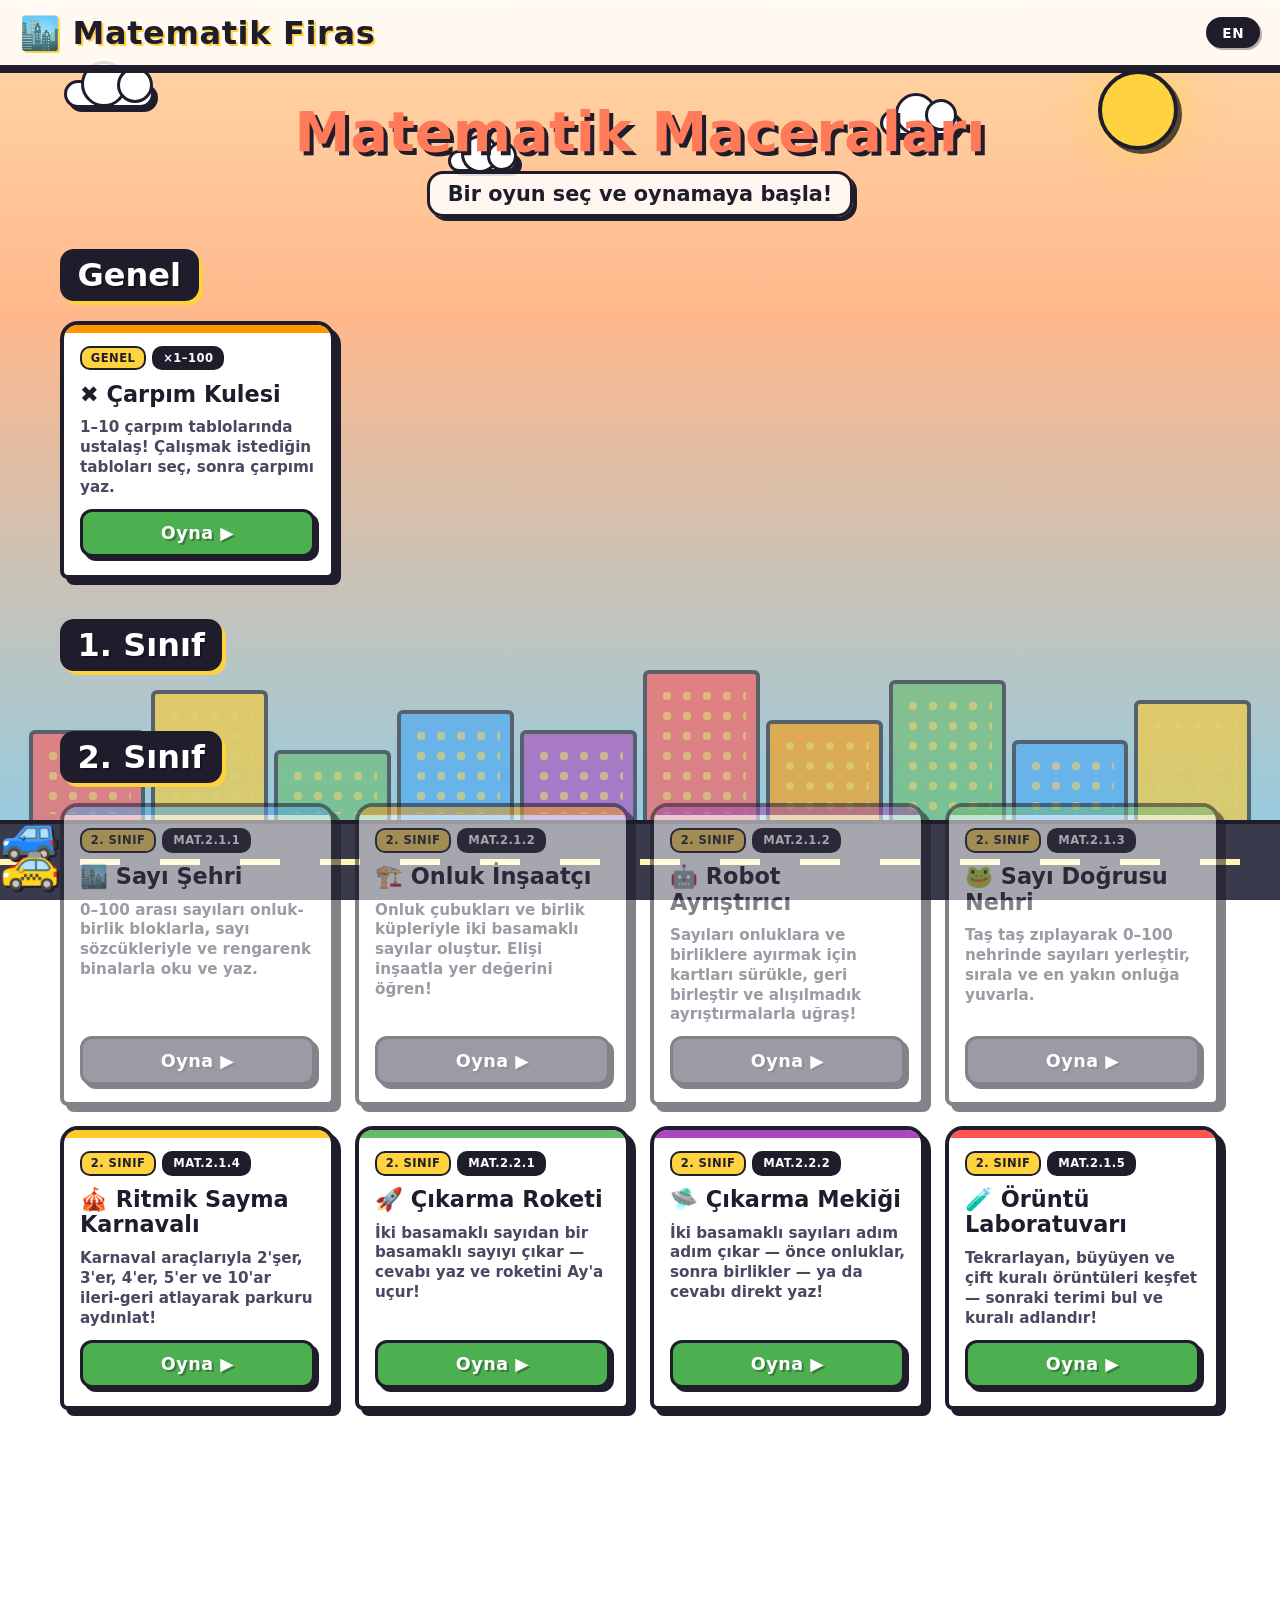
<file: index.html>
<!DOCTYPE html>
<html lang="tr">
<head>
<meta charset="UTF-8" />
<meta name="viewport" content="width=device-width,initial-scale=1.0" />
<title>Matematik Şehri — Math Firas</title>
<link rel="stylesheet" href="shared/mf-design.css">
<style>
/* =========================================================================
   MATH FIRAS — Launcher (launcher-specific styles only)
   ========================================================================= */

/* -------- Override shared body to allow scrolling -------- */
body {
  overflow: auto;
  min-height: 100dvh;
  background-attachment: fixed;
}

/* -------- Ambient uses fixed positioning for scrollable layout -------- */
.ambient {
  position: fixed;
  inset: 0;
  pointer-events: none;
  z-index: 0;
  overflow: hidden;
}

/* Override shared absolute skyline/road to fixed for scrollable page */
.skyline { position: fixed; bottom: 80px; }
.road    { position: fixed; bottom: 0; }

/* -------- Header overrides -------- */
header {
  padding: 0.85rem 1.25rem;
}
.brand {
  font-size: clamp(1.25rem, 3.5vw, 2rem);
  font-weight: 900;
  letter-spacing: 0.02em;
  display: flex;
  align-items: center;
  gap: 0.4rem;
  text-shadow: 2px 2px 0 var(--sun);
  white-space: nowrap;
}

/* -------- Main -------- */
main {
  position: relative;
  z-index: 2;
  padding: 2rem 1.25rem 220px;
  max-width: 1200px;
  margin: 0 auto;
}
.hero {
  text-align: center;
  margin-bottom: 2rem;
}
.hero h1 {
  font-size: clamp(2rem, 6vw, 3.5rem);
  font-weight: 900;
  color: var(--warm);
  text-shadow: 4px 4px 0 var(--ink);
  line-height: 1.1;
  margin-bottom: 0.5rem;
}
.hero p {
  font-size: clamp(1rem, 2.5vw, 1.3rem);
  font-weight: 700;
  color: var(--ink);
  background: rgba(255,255,255,0.85);
  display: inline-block;
  padding: 0.5rem 1.1rem;
  border: 3px solid var(--ink);
  border-radius: 16px;
  box-shadow: 4px 4px 0 var(--ink);
}

.grade-section { margin-bottom: 2.5rem; }
.grade-heading {
  font-size: clamp(1.4rem, 4vw, 2rem);
  font-weight: 900;
  color: #fff;
  background: var(--ink);
  display: inline-block;
  padding: 0.45rem 1.1rem;
  border-radius: 14px;
  box-shadow: 4px 4px 0 var(--sun);
  margin-bottom: 1.25rem;
  text-shadow: 2px 2px 0 rgba(0,0,0,0.3);
}

.cards {
  display: grid;
  grid-template-columns: repeat(auto-fill, minmax(260px, 1fr));
  gap: 1.25rem;
}

/* -------- Game card -------- */
.game-card {
  position: relative;
  background: #fff;
  border: 4px solid var(--ink);
  border-radius: 18px 18px 8px 8px;
  padding: 1rem 1rem 1.1rem;
  box-shadow: 6px 6px 0 var(--ink);
  display: flex;
  flex-direction: column;
  gap: 0.7rem;
  transition: transform 0.12s ease, box-shadow 0.12s ease;
  overflow: hidden;
}
.game-card::before {
  content: "";
  position: absolute;
  top: -8px;
  left: 24px;
  width: 8px;
  height: 12px;
  background: var(--ink);
  border-radius: 4px 4px 0 0;
}
.game-card::after {
  content: "";
  position: absolute;
  top: 0; left: 0; right: 0;
  height: 8px;
}
.game-card.color-b1::after { background: var(--b1); }
.game-card.color-b2::after { background: var(--b2); }
.game-card.color-b3::after { background: var(--b3); }
.game-card.color-b4::after { background: var(--b4); }
.game-card.color-b5::after { background: var(--b5); }
.game-card.color-b6::after { background: var(--b6); }

.game-card:hover  { transform: translate(-2px, -2px); box-shadow: 8px 8px 0 var(--ink); }
.game-card:focus-within { outline: 3px solid var(--sun); outline-offset: 3px; }

.game-card-head {
  display: flex;
  gap: 0.4rem;
  flex-wrap: wrap;
  margin-top: 0.3rem;
}
.chip {
  font-size: 0.72rem;
  font-weight: 900;
  padding: 0.2rem 0.55rem;
  border: 2px solid var(--ink);
  border-radius: 10px;
  letter-spacing: 0.04em;
  text-transform: uppercase;
}
.chip.grade { background: var(--sun); color: var(--ink); }
.chip.code  { background: var(--ink); color: #fff; }

.game-title {
  font-size: 1.4rem;
  font-weight: 900;
  color: var(--ink);
  line-height: 1.15;
}
.summary {
  font-size: 0.95rem;
  font-weight: 700;
  color: var(--ink-soft);
  line-height: 1.3;
  flex: 1;
}
.play-btn {
  font-family: inherit;
  font-size: 1.1rem;
  font-weight: 900;
  text-decoration: none;
  text-align: center;
  padding: 0.7rem 1rem;
  background: var(--good);
  color: #fff;
  border: 3px solid var(--ink);
  border-radius: 12px;
  box-shadow: 4px 4px 0 var(--ink);
  transition: transform 0.12s ease, box-shadow 0.12s ease;
  text-shadow: 2px 2px 0 rgba(0,0,0,0.28);
  letter-spacing: 0.03em;
}
.play-btn:hover  { transform: translate(-2px, -2px); box-shadow: 6px 6px 0 var(--ink); }
.play-btn:active { transform: translate(2px, 2px);   box-shadow: 2px 2px 0 var(--ink); }
.play-btn:focus-visible { outline: 3px solid var(--sun); outline-offset: 3px; }

.game-card.coming-soon { opacity: 0.55; filter: saturate(0.8); }
.game-card.coming-soon .play-btn {
  background: var(--ink-soft);
  pointer-events: none;
  cursor: not-allowed;
}

/* -------- Responsive -------- */
@media (max-width: 500px) {
  header { padding: 0.6rem 0.85rem; }
  .brand { font-size: 1.15rem; }
  .sun { width: 60px; height: 60px; top: 80px; }
  .skyline { height: 110px; }
  main { padding: 1.25rem 0.85rem 200px; }
  .cards { grid-template-columns: 1fr; gap: 1rem; }
}
</style>
</head>
<body>

  <!-- Ambient background layers (decorative) -->
  <div class="ambient" aria-hidden="true">
    <div class="sun"></div>
    <div class="cloud cloud-1"></div>
    <div class="cloud cloud-2"></div>
    <div class="cloud cloud-3"></div>
  </div>
  <div class="skyline" aria-hidden="true">
    <div class="b"></div><div class="b"></div><div class="b"></div>
    <div class="b"></div><div class="b"></div><div class="b"></div>
    <div class="b"></div><div class="b"></div><div class="b"></div>
    <div class="b"></div>
  </div>
  <div class="road" aria-hidden="true">
    <div class="car car-1">🚗</div>
    <div class="car car-2">🚙</div>
    <div class="car car-3">🚕</div>
  </div>

  <header>
    <div class="brand" data-en="🏙️ Math Firas" data-tr="🏙️ Matematik Firas">🏙️ Matematik Firas</div>
    <button class="lang-toggle" id="langToggleBtn" type="button">EN</button>
  </header>

  <main>

    <section class="hero">
      <h1 data-en="Math Adventures" data-tr="Matematik Maceraları">Matematik Maceraları</h1>
      <p data-en="Pick a game and start playing!" data-tr="Bir oyun seç ve oynamaya başla!">Bir oyun seç ve oynamaya başla!</p>
    </section>

    <!-- =============================================================
         GENERAL
         ============================================================= -->
    <section class="grade-section" data-grade="general">
      <h2 class="grade-heading" data-en="General" data-tr="Genel">Genel</h2>
      <div class="cards">

        <article class="game-card color-b6" data-grade="general" data-code="×1–100">
          <div class="game-card-head">
            <span class="chip grade" data-en="General" data-tr="Genel">Genel</span>
            <span class="chip code">×1–100</span>
          </div>
          <h3 class="game-title"
              data-en="✖️ Multiplication Tower"
              data-tr="✖️ Çarpım Kulesi">✖️ Çarpım Kulesi</h3>
          <p class="summary"
             data-en="Master the times tables 1–10! Pick one or more tables to practice, then type the product."
             data-tr="1–10 çarpım tablolarında ustalaş! Çalışmak istediğin tabloları seç, sonra çarpımı yaz.">
             1–10 çarpım tablolarında ustalaş! Çalışmak istediğin tabloları seç, sonra çarpımı yaz.
          </p>
          <a class="play-btn" href="games/multiplication-tower.html"
             data-en="Play ▶" data-tr="Oyna ▶">Oyna ▶</a>
        </article>

      </div>
    </section>

    <!-- =============================================================
         GRADE 1
         ============================================================= -->
    <section class="grade-section" data-grade="1">
      <h2 class="grade-heading" data-en="Grade 1" data-tr="1. Sınıf">1. Sınıf</h2>
      <div class="cards">
        <!-- Grade 1 games will be added here as they are built. -->
      </div>
    </section>

    <!-- =============================================================
         GRADE 2
         ============================================================= -->
    <section class="grade-section" data-grade="2">
      <h2 class="grade-heading" data-en="Grade 2" data-tr="2. Sınıf">2. Sınıf</h2>
      <div class="cards">

        <article class="game-card color-b4" data-grade="2" data-code="MAT.2.1.1">
          <div class="game-card-head">
            <span class="chip grade" data-en="Grade 2" data-tr="2. Sınıf">2. Sınıf</span>
            <span class="chip code">MAT.2.1.1</span>
          </div>
          <h3 class="game-title" data-en="🏙️ Number City" data-tr="🏙️ Sayı Şehri">🏙️ Sayı Şehri</h3>
          <p class="summary"
             data-en="Read and write numbers from 0 to 100 with base-ten blocks, number words, and bright buildings."
             data-tr="0–100 arası sayıları onluk-birlik bloklarla, sayı sözcükleriyle ve rengarenk binalarla oku ve yaz.">
             0–100 arası sayıları onluk-birlik bloklarla, sayı sözcükleriyle ve rengarenk binalarla oku ve yaz.
          </p>
          <a class="play-btn" href="games/number_city.html"
             data-en="Play ▶" data-tr="Oyna ▶">Oyna ▶</a>
        </article>

        <article class="game-card color-b6" data-grade="2" data-code="MAT.2.1.2">
          <div class="game-card-head">
            <span class="chip grade" data-en="Grade 2" data-tr="2. Sınıf">2. Sınıf</span>
            <span class="chip code">MAT.2.1.2</span>
          </div>
          <h3 class="game-title" data-en="🏗️ Base-Ten Builder" data-tr="🏗️ Onluk İnşaatçı">🏗️ Onluk İnşaatçı</h3>
          <p class="summary"
             data-en="Build two-digit numbers with tens rods and ones cubes. Learn place value through hands-on construction!"
             data-tr="Onluk çubukları ve birlik küpleriyle iki basamaklı sayılar oluştur. Elişi inşaatla yer değerini öğren!">
             Onluk çubukları ve birlik küpleriyle iki basamaklı sayılar oluştur. El üstü inşaatla yer değerini öğren!
          </p>
          <a class="play-btn" href="games/base-ten-builder.html"
             data-en="Play ▶" data-tr="Oyna ▶">Oyna ▶</a>
        </article>

        <article class="game-card color-b5" data-grade="2" data-code="MAT.2.1.2">
          <div class="game-card-head">
            <span class="chip grade" data-en="Grade 2" data-tr="2. Sınıf">2. Sınıf</span>
            <span class="chip code">MAT.2.1.2</span>
          </div>
          <h3 class="game-title" data-en="🤖 Robot Decomposer" data-tr="🤖 Robot Ayrıştırıcı">🤖 Robot Ayrıştırıcı</h3>
          <p class="summary"
             data-en="Drag cards to split numbers into tens and ones, compose them back, and tackle tricky non-standard decompositions!"
             data-tr="Sayıları onluklara ve birliklere ayırmak için kartları sürükle, geri birleştir ve alışılmadık ayrıştırmalarla uğraş!">
             Sayıları onluklara ve birliklere ayırmak için kartları sürükle, geri birleştir ve alışılmadık ayrıştırmalarla uğraş!
          </p>
          <a class="play-btn" href="games/robot-decomposer.html"
             data-en="Play ▶" data-tr="Oyna ▶">Oyna ▶</a>
        </article>

        <article class="game-card color-b3" data-grade="2" data-code="MAT.2.1.3">
          <div class="game-card-head">
            <span class="chip grade" data-en="Grade 2" data-tr="2. Sınıf">2. Sınıf</span>
            <span class="chip code">MAT.2.1.3</span>
          </div>
          <h3 class="game-title"
              data-en="🐸 Number Line River"
              data-tr="🐸 Sayı Doğrusu Nehri">🐸 Sayı Doğrusu Nehri</h3>
          <p class="summary"
             data-en="Hop along stepping stones to place, order, and round numbers on the 0–100 river."
             data-tr="Taş taş zıplayarak 0–100 nehrinde sayıları yerleştir, sırala ve en yakın onluğa yuvarla.">
             Taş taş zıplayarak 0–100 nehrinde sayıları yerleştir, sırala ve en yakın onluğa yuvarla.
          </p>
          <a class="play-btn" href="games/number-line-river.html"
             data-en="Play ▶" data-tr="Oyna ▶">Oyna ▶</a>
        </article>

        <article class="game-card color-b2" data-grade="2" data-code="MAT.2.1.4">
          <div class="game-card-head">
            <span class="chip grade" data-en="Grade 2" data-tr="2. Sınıf">2. Sınıf</span>
            <span class="chip code">MAT.2.1.4</span>
          </div>
          <h3 class="game-title"
              data-en="🎪 Skip Count Carnival"
              data-tr="🎪 Ritmik Sayma Karnavalı">🎪 Ritmik Sayma Karnavalı</h3>
          <p class="summary"
             data-en="Hop carnival rides by 2s, 3s, 4s, 5s, and 10s — forward and backward — to light up the track!"
             data-tr="Karnaval araçlarıyla 2'şer, 3'er, 4'er, 5'er ve 10'ar ileri-geri atlayarak parkuru aydınlat!">
             Karnaval araçlarıyla 2'şer, 3'er, 4'er, 5'er ve 10'ar ileri-geri atlayarak parkuru aydınlat!
          </p>
          <a class="play-btn" href="games/skip-count-carnival.html"
             data-en="Play ▶" data-tr="Oyna ▶">Oyna ▶</a>
        </article>

        <article class="game-card color-b3" data-grade="2" data-code="MAT.2.2.1">
          <div class="game-card-head">
            <span class="chip grade" data-en="Grade 2" data-tr="2. Sınıf">2. Sınıf</span>
            <span class="chip code">MAT.2.2.1</span>
          </div>
          <h3 class="game-title"
              data-en="🚀 Subtraction Rocket"
              data-tr="🚀 Çıkarma Roketi">🚀 Çıkarma Roketi</h3>
          <p class="summary"
             data-en="Subtract a one-digit number from a two-digit number — type the answer and fly your rocket to the Moon!"
             data-tr="İki basamaklı sayıdan bir basamaklı sayıyı çıkar — cevabı yaz ve roketini Ay'a uçur!">
             İki basamaklı sayıdan bir basamaklı sayıyı çıkar — cevabı yaz ve roketini Ay'a uçur!
          </p>
          <a class="play-btn" href="games/subtraction-rocket.html"
             data-en="Play ▶" data-tr="Oyna ▶">Oyna ▶</a>
        </article>

        <article class="game-card color-b5" data-grade="2" data-code="MAT.2.2.2">
          <div class="game-card-head">
            <span class="chip grade" data-en="Grade 2" data-tr="2. Sınıf">2. Sınıf</span>
            <span class="chip code">MAT.2.2.2</span>
          </div>
          <h3 class="game-title"
              data-en="🛸 Subtraction Shuttle"
              data-tr="🛸 Çıkarma Mekiği">🛸 Çıkarma Mekiği</h3>
          <p class="summary"
             data-en="Subtract two-digit numbers step by step — first the tens, then the ones — or type the answer directly!"
             data-tr="İki basamaklı sayıları adım adım çıkar — önce onluklar, sonra birlikler — ya da cevabı direkt yaz!">
             İki basamaklı sayıları adım adım çıkar — önce onluklar, sonra birlikler — ya da cevabı direkt yaz!
          </p>
          <a class="play-btn" href="games/subtraction-shuttle.html"
             data-en="Play ▶" data-tr="Oyna ▶">Oyna ▶</a>
        </article>

        <article class="game-card color-b1" data-grade="2" data-code="MAT.2.1.5">
          <div class="game-card-head">
            <span class="chip grade" data-en="Grade 2" data-tr="2. Sınıf">2. Sınıf</span>
            <span class="chip code">MAT.2.1.5</span>
          </div>
          <h3 class="game-title"
              data-en="🧪 Pattern Lab"
              data-tr="🧪 Örüntü Laboratuvarı">🧪 Örüntü Laboratuvarı</h3>
          <p class="summary"
             data-en="Discover repeating, growing, and tricky two-rule patterns — find the next term and name the rule!"
             data-tr="Tekrarlayan, büyüyen ve çift kuralı örüntüleri keşfet — sonraki terimi bul ve kuralı adlandır!">
             Tekrarlayan, büyüyen ve çift kuralı örüntüleri keşfet — sonraki terimi bul ve kuralı adlandır!
          </p>
          <a class="play-btn" href="games/pattern-lab.html"
             data-en="Play ▶" data-tr="Oyna ▶">Oyna ▶</a>
        </article>

      </div>
    </section>

  </main>

<script>
/* =========================================================================
   Math Firas Launcher — bilingual toggle
   ========================================================================= */
(() => {
  'use strict';

  const STORAGE_KEY = 'mf_lang';
  let lang = localStorage.getItem(STORAGE_KEY) || 'tr';

  const $toggle = document.getElementById('langToggleBtn');

  function applyLang() {
    document.documentElement.lang = lang;
    document.querySelectorAll('[data-en][data-tr]').forEach(el => {
      const txt = el.getAttribute('data-' + lang);
      if (txt != null) el.textContent = txt;
    });
    $toggle.textContent = (lang === 'tr') ? 'EN' : 'TR';
    document.title = (lang === 'tr')
      ? 'Matematik Maceraları — Math Firas'
      : 'Math Adventures — Math Firas';
  }

  $toggle.addEventListener('click', () => {
    lang = (lang === 'tr') ? 'en' : 'tr';
    localStorage.setItem(STORAGE_KEY, lang);
    applyLang();
  });

  applyLang();

  /* ---------- Apply per-game enable/disable from /config.json ---------- */
  fetch('./config.json', { cache: 'no-store' })
    .then(r => r.ok ? r.json() : null)
    .then(cfg => {
      if (!cfg || !cfg.games || typeof cfg.games !== 'object') return;
      document.querySelectorAll('article.game-card').forEach(card => {
        const link = card.querySelector('a.play-btn');
        if (!link) return;
        const m = (link.getAttribute('href') || '').match(/games\/(.+?)\.html/);
        if (!m) return;
        const slug = m[1];
        const entry = cfg.games[slug];
        if (entry && entry.enabled === false) {
          card.classList.add('coming-soon');
          link.removeAttribute('href');
          link.setAttribute('aria-disabled', 'true');
          link.setAttribute('tabindex', '-1');
        }
      });
    })
    .catch(() => { /* config missing/unreachable -> show all cards */ });
})();
</script>

</body>
</html>
</file>
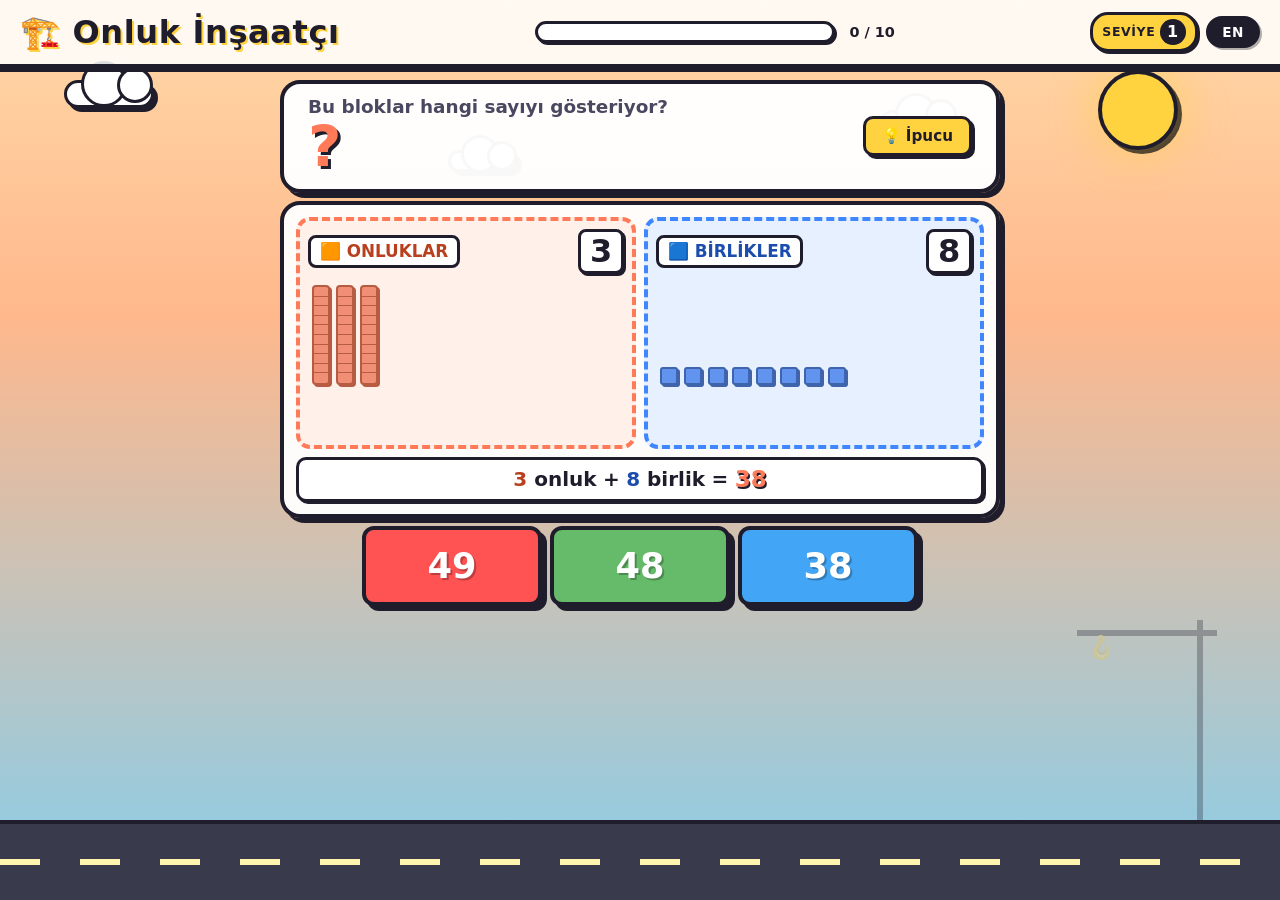
<file: games/base-ten-builder.html>
<!DOCTYPE html>
<html lang="tr">
<head>
<meta charset="UTF-8" />
<meta name="viewport" content="width=device-width,initial-scale=1.0,maximum-scale=1.0,user-scalable=no" />
<title>Onluk İnşaatçı — Grade 2 Math Game</title>
<link rel="stylesheet" href="../shared/mf-design.css">
<style>
/* =========================================================================
   BASE-TEN BUILDER — game-specific styles only
   Target: MAT.2.1.2  Tens and ones place value
   ========================================================================= */

/* -------- Ambient container -------- */
.ambient {
  position: absolute;
  inset: 0;
  pointer-events: none;
  z-index: 0;
}

/* -------- Level chip -------- */
.level-chip {
  font-family: inherit;
  font-size: 0.78rem;
  font-weight: 900;
  padding: 0.25rem 0.6rem;
  background: var(--sun);
  color: var(--ink);
  border: 3px solid var(--ink);
  border-radius: 18px;
  box-shadow: 2px 2px 0 var(--ink);
  letter-spacing: 0.05em;
  flex-shrink: 0;
  display: inline-flex;
  align-items: center;
  gap: 0.3rem;
  text-transform: uppercase;
  transition: transform 0.25s cubic-bezier(.34,1.56,.64,1), background 0.25s;
}
.level-chip.bump { animation: levelBump 0.6s cubic-bezier(.34,1.56,.64,1); }
@keyframes levelBump {
  0%   { transform: scale(1); }
  40%  { transform: scale(1.35) rotate(-6deg); background: var(--good); color: #fff; }
  100% { transform: scale(1); }
}
#levelValue {
  font-size: 1rem;
  background: var(--ink);
  color: #fff;
  border-radius: 50%;
  width: 1.6rem;
  height: 1.6rem;
  display: inline-flex;
  align-items: center;
  justify-content: center;
}

/* -------- Scoped progress-wrap max-width (override shared default) -------- */
.progress-wrap { max-width: 360px; }

/* -------- Construction crane silhouette -------- */
.crane {
  position: absolute;
  bottom: 80px;
  right: 6%;
  width: 6px;
  height: 200px;
  background: var(--ink);
  opacity: 0.3;
}
.crane::before {
  content: "";
  position: absolute;
  top: 10px;
  left: -120px;
  width: 140px;
  height: 6px;
  background: var(--ink);
}
.crane::after {
  content: "🪝";
  position: absolute;
  top: 14px;
  left: -110px;
  font-size: 1.4rem;
  opacity: 0.8;
  animation: swing 4s ease-in-out infinite;
  transform-origin: top center;
}
@keyframes swing {
  0%, 100% { transform: rotate(-8deg); }
  50%      { transform: rotate(8deg); }
}

/* -------- Main game area -------- */
main {
  position: relative;
  z-index: 2;
  flex: 1;
  display: flex;
  flex-direction: column;
  align-items: center;
  gap: 0.5rem;
  padding: 0.75rem 1rem 100px;
  overflow-y: auto;
}

/* -------- Prompt card -------- */
.prompt-card {
  background: rgba(255,255,255,0.97);
  border: 4px solid var(--ink);
  border-radius: 20px;
  padding: 0.75rem 1.5rem;
  box-shadow: 5px 5px 0 var(--ink);
  width: min(720px, 94vw);
  text-align: center;
  display: flex;
  align-items: center;
  justify-content: space-between;
  gap: 0.75rem;
  flex-wrap: wrap;
}
.prompt-text {
  flex: 1;
  min-width: 160px;
  text-align: left;
}
.instruction {
  font-size: clamp(0.9rem, 2.2vw, 1.15rem);
  font-weight: 700;
  color: var(--ink-soft);
  margin-bottom: 0.15rem;
}
.target-number {
  font-size: clamp(2.2rem, 7vw, 3.6rem);
  font-weight: 900;
  color: var(--warm);
  text-shadow: 3px 3px 0 var(--ink);
  line-height: 1;
}
.hint-btn {
  font-family: inherit;
  font-size: 0.95rem;
  font-weight: 800;
  padding: 0.5rem 1rem;
  background: var(--sun);
  color: var(--ink);
  border: 3px solid var(--ink);
  border-radius: 10px;
  box-shadow: 3px 3px 0 var(--ink);
  cursor: pointer;
  display: inline-flex;
  align-items: center;
  gap: 0.3rem;
  white-space: nowrap;
}
.hint-btn:hover { transform: translate(-1px,-1px); box-shadow: 4px 4px 0 var(--ink); }
.hint-btn:active { transform: translate(2px, 2px); box-shadow: 1px 1px 0 var(--ink); }
.hint-btn:focus-visible { outline: 3px solid var(--ink); outline-offset: 2px; }
.hint-btn.active { background: var(--good); color: #fff; }

/* -------- Workspace -------- */
.workspace {
  width: min(720px, 94vw);
  background: rgba(255,255,255,0.95);
  border: 4px solid var(--ink);
  border-radius: 20px;
  padding: 0.75rem;
  box-shadow: 5px 5px 0 var(--ink);
  display: flex;
  flex-direction: column;
  gap: 0.5rem;
}
.zones {
  display: grid;
  grid-template-columns: 1fr 1fr;
  gap: 0.5rem;
}
.zone {
  position: relative;
  border: 4px dashed var(--ink);
  border-radius: 14px;
  padding: 0.5rem;
  min-height: 170px;
  display: flex;
  flex-direction: column;
  overflow: hidden;
}
.zone.tens { background: var(--tens-zone, #fff1ea); border-color: var(--tens-zone-edge, var(--tens-block)); }
.zone.ones { background: var(--ones-zone, #e7f0ff); border-color: var(--ones-zone-edge, var(--ones-block)); }
.zone-header {
  display: flex;
  align-items: center;
  justify-content: space-between;
  gap: 0.5rem;
  margin-bottom: 0.3rem;
  flex-wrap: wrap;
}
.zone-label {
  display: inline-flex;
  align-items: center;
  gap: 0.3rem;
  font-weight: 900;
  font-size: clamp(0.85rem, 2vw, 1.05rem);
  padding: 0.2rem 0.55rem;
  border: 3px solid var(--ink);
  border-radius: 8px;
  background: #fff;
}
.zone.tens .zone-label { color: var(--tens-edge); }
.zone.ones .zone-label { color: var(--ones-edge); }
.zone-count {
  font-weight: 900;
  font-size: clamp(1.4rem, 4vw, 2rem);
  color: var(--ink);
  background: #fff;
  border: 3px solid var(--ink);
  border-radius: 8px;
  padding: 0.05rem 0.55rem;
  box-shadow: 2px 2px 0 var(--ink);
  min-width: 40px;
  text-align: center;
}
.zone-hint {
  font-size: 0.78rem;
  color: var(--ink-soft);
  padding: 0.2rem 0.4rem;
  margin-bottom: 0.3rem;
  background: rgba(255,255,255,0.7);
  border: 2px dashed var(--ink-soft);
  border-radius: 6px;
  display: none;
}
.zone-hint.visible { display: block; }
.block-area {
  flex: 1;
  display: flex;
  flex-wrap: wrap;
  align-items: flex-end;
  gap: 6px;
  padding: 4px;
  min-height: 110px;
}

/* -------- Interactive block overrides -------- */
/* The shared .tens-rod provides the grid/color/border base.
   Below we add interactive behavior specific to this game. */
.tens-rod {
  cursor: pointer;
  transition: transform 0.15s ease, box-shadow 0.15s ease;
  animation: blockPop 0.35s cubic-bezier(.34,1.56,.64,1);
  box-shadow: 2px 2px 0 var(--tens-edge);
}
.tens-rod > span { pointer-events: none; }
.tens-rod:hover { transform: translateY(-3px); box-shadow: 2px 5px 0 var(--tens-edge); }
.tens-rod.removing { animation: blockFly 0.3s ease-in forwards; }
.tens-rod.regrouped {
  animation: regroupArrive 0.6s cubic-bezier(.34,1.56,.64,1);
  box-shadow: 0 0 20px var(--good), 2px 2px 0 var(--tens-edge);
}

/* Ones cubes in this game are 18×18 (larger + interactive) */
.ones-cube {
  width: 18px;
  height: 18px;
  cursor: pointer;
  transition: transform 0.15s ease;
  animation: blockPop 0.3s cubic-bezier(.34,1.56,.64,1);
  box-shadow: 2px 2px 0 var(--ones-edge);
}
.ones-cube:hover { transform: translateY(-3px) scale(1.1); }
.ones-cube.removing { animation: blockFly 0.3s ease-in forwards; }
.ones-cube.regrouping {
  animation: regroupCollect 0.55s ease-in forwards;
  background: var(--good);
  border-color: #2d7a31;
}

/* Locked (pre-filled, read-only) blocks */
.tens-rod.locked, .ones-cube.locked {
  cursor: default;
  opacity: 0.85;
  filter: saturate(0.85);
}
.tens-rod.locked:hover  { transform: none; box-shadow: 2px 2px 0 var(--tens-edge); }
.ones-cube.locked:hover { transform: none; box-shadow: 2px 2px 0 var(--ones-edge); }

@keyframes blockPop {
  0%   { transform: scale(0) rotate(-20deg); opacity: 0; }
  60%  { transform: scale(1.15) rotate(5deg); opacity: 1; }
  100% { transform: scale(1) rotate(0); opacity: 1; }
}
@keyframes blockFly {
  0%   { transform: scale(1) translateY(0); opacity: 1; }
  100% { transform: scale(0.3) translateY(-30px); opacity: 0; }
}
@keyframes regroupCollect {
  0%   { transform: scale(1) translateX(0); opacity: 1; }
  50%  { transform: scale(1.3); }
  100% { transform: scale(0.2) translateX(-150px) translateY(-20px); opacity: 0; }
}
@keyframes regroupArrive {
  0%   { transform: scale(0) translateY(50px); opacity: 0; }
  60%  { transform: scale(1.2); opacity: 1; }
  100% { transform: scale(1); }
}

/* -------- Zone action buttons -------- */
.zone-actions {
  display: flex;
  gap: 0.4rem;
  justify-content: center;
  padding-top: 0.3rem;
}
.zone-btn {
  font-family: inherit;
  font-size: clamp(0.9rem, 2.4vw, 1.15rem);
  font-weight: 900;
  padding: 0.5rem 0.7rem;
  border: 3px solid var(--ink);
  border-radius: 10px;
  cursor: pointer;
  box-shadow: 3px 3px 0 var(--ink);
  background: #fff;
  color: var(--ink);
  flex: 1;
  min-width: 60px;
  transition: transform 0.1s ease, box-shadow 0.1s ease;
}
.zone-btn:hover  { transform: translate(-1px,-1px); box-shadow: 4px 4px 0 var(--ink); }
.zone-btn:active { transform: translate(2px, 2px);  box-shadow: 1px 1px 0 var(--ink); }
.zone-btn:focus-visible { outline: 3px solid var(--sun); outline-offset: 2px; }
.zone-btn.add.tens-color { background: var(--tens-block); color: #fff; }
.zone-btn.add.ones-color { background: var(--ones-block); color: #fff; }
.zone-btn[disabled] { opacity: 0.4; cursor: not-allowed; box-shadow: 1px 1px 0 var(--ink); transform: none; }

/* -------- Live equation summary -------- */
.summary {
  display: flex;
  align-items: center;
  justify-content: center;
  flex-wrap: wrap;
  gap: 0.4rem;
  font-size: clamp(0.95rem, 2.4vw, 1.25rem);
  font-weight: 800;
  padding: 0.4rem;
  background: #fff;
  border: 3px solid var(--ink);
  border-radius: 10px;
  box-shadow: 2px 2px 0 var(--ink);
}
.summary .tens-part { color: var(--tens-edge); }
.summary .ones-part { color: var(--ones-edge); }
.summary .total { color: var(--warm); font-size: 1.15em; text-shadow: 1.5px 1.5px 0 var(--ink); }
.summary.match { animation: matchGlow 1s ease infinite; }
@keyframes matchGlow {
  0%, 100% { box-shadow: 2px 2px 0 var(--ink); }
  50%      { box-shadow: 0 0 16px var(--good), 2px 2px 0 var(--ink); }
}

/* -------- Action row -------- */
.action-row {
  width: min(720px, 94vw);
  display: flex;
  gap: 0.5rem;
  justify-content: center;
  flex-wrap: wrap;
}
.action-btn {
  font-family: inherit;
  font-weight: 900;
  font-size: clamp(1rem, 2.5vw, 1.2rem);
  padding: 0.65rem 1.25rem;
  border: 4px solid var(--ink);
  border-radius: 12px;
  cursor: pointer;
  box-shadow: 4px 4px 0 var(--ink);
}
.action-btn.check { background: var(--good); color: #fff; flex: 2; min-width: 120px; }
.action-btn.clear { background: #fff; color: var(--ink); flex: 1; min-width: 100px; }
.action-btn:hover  { transform: translate(-2px,-2px); box-shadow: 6px 6px 0 var(--ink); }
.action-btn:active { transform: translate(2px, 2px);  box-shadow: 2px 2px 0 var(--ink); }
.action-btn:focus-visible { outline: 3px solid var(--sun); outline-offset: 2px; }
.action-btn[disabled] { opacity: 0.4; cursor: not-allowed; }

/* -------- Multiple-choice row -------- */
.mc-row {
  width: min(720px, 94vw);
  display: flex;
  gap: 0.5rem;
  justify-content: center;
  flex-wrap: wrap;
}
.mc-btn {
  flex: 1 1 100px;
  max-width: 180px;
  min-height: 80px;
  font-family: inherit;
  font-size: clamp(1.4rem, 4vw, 2.2rem);
  font-weight: 900;
  border: 4px solid var(--ink);
  border-radius: 12px;
  cursor: pointer;
  box-shadow: 5px 5px 0 var(--ink);
  text-shadow: 2px 2px 0 rgba(0,0,0,0.25);
  transition: transform 0.12s ease, box-shadow 0.12s ease;
}
.mc-btn:nth-child(1) { background: #ff5252; color: #fff; }
.mc-btn:nth-child(2) { background: #66bb6a; color: #fff; }
.mc-btn:nth-child(3) { background: #42a5f5; color: #fff; }
.mc-btn:hover  { transform: translate(-2px,-2px); box-shadow: 7px 7px 0 var(--ink); }
.mc-btn:active { transform: translate(2px, 2px);  box-shadow: 2px 2px 0 var(--ink); }
.mc-btn:focus-visible { outline: 3px solid var(--sun); outline-offset: 2px; }
.mc-btn.correct-flash { animation: correctPulse 0.6s ease; background: var(--good) !important; }
.mc-btn.wrong-flash   { animation: wrongShake  0.5s ease; background: var(--bad)  !important; }

/* -------- Regrouping toast -------- */
.regroup-toast {
  position: fixed;
  top: 80px;
  left: 50%;
  transform: translateX(-50%) translateY(-100px);
  background: var(--good);
  color: #fff;
  font-weight: 900;
  font-size: 1rem;
  padding: 0.6rem 1.2rem;
  border: 4px solid var(--ink);
  border-radius: 14px;
  box-shadow: 4px 4px 0 var(--ink);
  z-index: 50;
  opacity: 0;
  transition: transform 0.4s cubic-bezier(.34,1.56,.64,1), opacity 0.3s ease;
  pointer-events: none;
  text-align: center;
  max-width: 90vw;
}
.regroup-toast.show {
  transform: translateX(-50%) translateY(0);
  opacity: 1;
}

/* -------- Mobile tweaks -------- */
@media (max-width: 520px) {
  header { padding: 0.5rem 0.75rem; }
  main { padding: 0.5rem 0.5rem 90px; gap: 0.4rem; }
  .zones { grid-template-columns: 1fr; }
  .zone { min-height: 140px; }
  .tens-rod  { height: 80px; width: 16px; }
  .ones-cube { width: 16px; height: 16px; }
  .sun { width: 60px; height: 60px; top: 60px; }
  .crane { display: none; }
}
</style>
</head>
<body>
<div id="app">

  <!-- ============ Decorative ambient background ============ -->
  <div class="ambient" aria-hidden="true">
    <div class="sun"></div>
    <div class="cloud cloud-1"></div>
    <div class="cloud cloud-2"></div>
    <div class="cloud cloud-3"></div>
    <div class="crane"></div>
  </div>
  <div class="road" aria-hidden="true"></div>

  <!-- ============ Header & progress bar ============ -->
  <header>
    <div class="title" id="titleEl">🏗️ Onluk İnşaatçı</div>
    <div class="progress-wrap" role="progressbar" aria-valuemin="0" aria-valuemax="10" aria-valuenow="0" id="progressBar" aria-label="Progress">
      <div class="progress-track"><div class="progress-fill" id="progressFill"></div></div>
      <div class="progress-text" id="progressText">0 / 10</div>
    </div>
    <div class="header-end">
      <div class="level-chip" id="levelChip" aria-live="polite">
        <span id="levelLabel">Seviye</span> <span id="levelValue">1</span>
      </div>
      <button class="lang-toggle" id="langToggleBtn" type="button">EN</button>
    </div>
  </header>

  <!-- ============ Main game ============ -->
  <main>

    <!-- Prompt card -->
    <section class="prompt-card">
      <div class="prompt-text">
        <div class="instruction" id="instructionEl">Bu sayıyı oluştur!</div>
        <div class="target-number" id="targetNumberEl">42</div>
      </div>
      <button class="hint-btn" id="hintBtn" type="button" aria-pressed="false">
        💡 <span id="hintLabel">İpucu</span>
      </button>
    </section>

    <!-- Workspace -->
    <section class="workspace" id="workspace">
      <div class="zones">

        <!-- TENS zone -->
        <div class="zone tens">
          <div class="zone-header">
            <span class="zone-label" id="tensLabel">🟧 ONLAR</span>
            <span class="zone-count" id="tensCount" aria-label="Number of tens">0</span>
          </div>
          <div class="zone-hint" id="tensHint">
            <strong>10</strong> bir onluk çubuktur — içinde 10 tane küp var.
          </div>
          <div class="block-area" id="tensArea" aria-label="Tens rods"></div>
          <div class="zone-actions">
            <button class="zone-btn add tens-color" id="addTens" type="button" aria-label="Add one ten">+10</button>
            <button class="zone-btn" id="removeTens" type="button" aria-label="Remove one ten">−10</button>
          </div>
        </div>

        <!-- ONES zone -->
        <div class="zone ones">
          <div class="zone-header">
            <span class="zone-label" id="onesLabel">🟦 BİRLER</span>
            <span class="zone-count" id="onesCount" aria-label="Number of ones">0</span>
          </div>
          <div class="zone-hint" id="onesHint">
            <strong>1</strong> tane küçük küptür.
          </div>
          <div class="block-area" id="onesArea" aria-label="Ones cubes"></div>
          <div class="zone-actions">
            <button class="zone-btn add ones-color" id="addOnes" type="button" aria-label="Add one one">+1</button>
            <button class="zone-btn" id="removeOnes" type="button" aria-label="Remove one one">−1</button>
          </div>
        </div>

      </div>

      <!-- Live equation: 4 tens + 2 ones = 42 -->
      <div class="summary" id="summary" aria-live="polite">
        <span><span class="tens-part" id="sumTens">0</span> <span id="sumTensWord">onluk</span></span>
        <span>+</span>
        <span><span class="ones-part" id="sumOnes">0</span> <span id="sumOnesWord">birlik</span></span>
        <span>=</span>
        <span class="total" id="sumTotal">0</span>
      </div>
    </section>

    <!-- Action row (Build mode) -->
    <div class="action-row" id="actionRow">
      <button class="action-btn clear" id="clearBtn" type="button">🧹 Temizle</button>
      <button class="action-btn check" id="checkBtn" type="button">✓ Kontrol Et</button>
    </div>

    <!-- Multiple-choice row (Identify + Place-value modes) -->
    <div class="mc-row" id="mcRow" hidden></div>

    <!-- Feedback -->
    <div class="feedback" id="feedback" aria-live="polite"></div>

  </main>

  <!-- Regrouping toast -->
  <div class="regroup-toast" id="regroupToast" aria-live="polite">
    🎉 10 birlik = 1 onluk! Bu bir gruplamadır!
  </div>

  <!-- ============ Reward modal ============ -->
  <div class="reward-modal" id="rewardModal" hidden role="dialog" aria-modal="true" aria-labelledby="rewardTitle">
    <div class="confetti-layer" id="confettiLayer" aria-hidden="true"></div>
    <div class="reward-card">
      <h2 id="rewardTitle">🎉 Kazandın! 🎉</h2>
      <div class="reward-image-wrap" id="rewardImageWrap"></div>
      <p class="reward-msg" id="rewardMsg">Harika iş, yer değeri uzmanı!</p>
      <button class="play-again" id="playAgainBtn" type="button">Tekrar Oyna</button>
    </div>
  </div>

</div>

<script src="../shared/mf-core.js"></script>
<script>
/* =========================================================================
   BASE-TEN BUILDER — game logic
   ========================================================================= */
(() => {
  'use strict';

  /* ---------- MF helpers aliased locally ---------- */
  const { rand, pick, shuffle, spawnConfetti, loadRewards, chooseReward, mountReward } = MF;

  /* ---------- Config ---------- */
  const TARGET_PROGRESS  = 10;
  const INCREMENT_RIGHT = 1;
  const DECREMENT_WRONG  = 0;   // no penalty on wrong answers
  const FEEDBACK_DELAY   = 1100;

  const MAX_TENS = 12;
  const MAX_ONES = 19;

  /* ---------- i18n ---------- */
  const STRINGS = {
    en: {
      title:           '🏗️ Base-Ten Builder',
      buildInstr:      'Build this number!',
      buildPartialInstr: (target) => `Add blocks to make ${target}`,
      identifyInstr:   'What number do these blocks show?',
      pvTensInstr:     (n) => `In ${n}, how many TENS are there?`,
      pvOnesInstr:     (n) => `In ${n}, how many ONES are there?`,
      expTensInstr:    (n, o) => `${n} = ? + ${o}`,
      expOnesInstr:    (n, t) => `${n} = ${t} + ?`,
      compareInstr:    'Which number is BIGGER?',
      compareInstrSm:  'Which number is SMALLER?',
      tensLabel:       '🟧 TENS',
      onesLabel:       '🟦 ONES',
      tensHint:        'A <strong>ten</strong> is a tall rod = 10 cubes.',
      onesHint:        'A <strong>one</strong> is a tiny cube.',
      tensWord:        'tens',
      onesWord:        'ones',
      addTen:          '+10',
      removeTen:       '−10',
      addOne:          '+1',
      removeOne:       '−1',
      clear:           '🧹 Clear',
      check:           '✓ Check Answer',
      hint:            'Hint',
      level:           'Level',
      regroupToast:    '🎉 10 ones = 1 ten! That\'s regrouping!',
      praises:         ['⭐ Perfect!','🎉 You got it!','✨ Awesome building!','👏 Place-value pro!','🚀 Math star!','💪 Brilliant!','🌟 Excellent!'],
      levelUp:         (n) => `🚀 Level ${n}! Harder questions ahead!`,
      wrongMsg:        (given, correct) => `🙂 You built ${given}. The target was ${correct}. Try the next one!`,
      wrongMsgMC:      (correct) => `🙂 The answer was ${correct}. Try the next one!`,
      rewardTitle:     '🎉 You Won! 🎉',
      rewardMsg:       'Great job, place-value pro!',
      playAgain:       'Play Again',
      rewardMissing:   '(reward image missing)',
      langToggle:      'TR',
      progressLabel:   'Progress',
      ariaRod:         'A ten. Tap to remove.',
      ariaCube:        'A one. Tap to remove.',
      ariaTensArea:    'Tens rods',
      ariaOnesArea:    'Ones cubes',
      ariaTensCount:   'Number of tens',
      ariaOnesCount:   'Number of ones',
      ariaAddTen:      'Add one ten',
      ariaRemoveTen:   'Remove one ten',
      ariaAddOne:      'Add one one',
      ariaRemoveOne:   'Remove one one',
    },
    tr: {
      title:           '🏗️ Onluk İnşaatçı',
      buildInstr:      'Bu sayıyı oluştur!',
      buildPartialInstr: (target) => `${target} sayısını oluşturmak için blok ekle`,
      identifyInstr:   'Bu bloklar hangi sayıyı gösteriyor?',
      pvTensInstr:     (n) => `${n} sayısında kaç onluk var?`,
      pvOnesInstr:     (n) => `${n} sayısında kaç birlik var?`,
      expTensInstr:    (n, o) => `${n} = ? + ${o}`,
      expOnesInstr:    (n, t) => `${n} = ${t} + ?`,
      compareInstr:    'Hangi sayı DAHA BÜYÜK?',
      compareInstrSm:  'Hangi sayı DAHA KÜÇÜK?',
      tensLabel:       '🟧 ONLUKLAR',
      onesLabel:       '🟦 BİRLİKLER',
      tensHint:        '<strong>10</strong> = bir onluk çubuk = 10 küçük küp.',
      onesHint:        '<strong>1</strong> = tek bir küçük küp.',
      tensWord:        'onluk',
      onesWord:        'birlik',
      addTen:          '+10',
      removeTen:       '−10',
      addOne:          '+1',
      removeOne:       '−1',
      clear:           '🧹 Temizle',
      check:           '✓ Kontrol Et',
      hint:            'İpucu',
      level:           'Seviye',
      regroupToast:    '🎉 10 birlik = 1 onluk! Bu bir gruplamadır!',
      praises:         ['⭐ Mükemmel!','🎉 Doğru!','✨ Süper inşaat!','👏 Yer değeri uzmanı!','🚀 Matematik yıldızı!','💪 Harika!','🌟 Muhteşem!'],
      levelUp:         (n) => `🚀 Seviye ${n}! Daha zor sorular geliyor!`,
      wrongMsg:        (given, correct) => `🙂 ${given} sayısını oluşturdun. Hedef ${correct} idi. Bir sonrakini dene!`,
      wrongMsgMC:      (correct) => `🙂 Cevap ${correct} idi. Bir sonrakini dene!`,
      rewardTitle:     '🎉 Kazandın! 🎉',
      rewardMsg:       'Aferin, yer değeri uzmanı!',
      playAgain:       'Tekrar Oyna',
      rewardMissing:   '(ödül resmi eksik)',
      langToggle:      'EN',
      progressLabel:   'İlerleme',
      ariaRod:         'Bir onluk. Çıkarmak için dokun.',
      ariaCube:        'Bir birlik. Çıkarmak için dokun.',
      ariaTensArea:    'Onluk çubuklar',
      ariaOnesArea:    'Birlik küpler',
      ariaTensCount:   'Onluk sayısı',
      ariaOnesCount:   'Birlik sayısı',
      ariaAddTen:      'Bir onluk ekle',
      ariaRemoveTen:   'Bir onluk çıkar',
      ariaAddOne:      'Bir birlik ekle',
      ariaRemoveOne:   'Bir birlik çıkar',
    },
  };

  /* ---------- Language state ---------- */
  let lang = localStorage.getItem('mf_lang') || 'tr';

  const S = (key, ...args) => {
    const val = STRINGS[lang][key];
    return typeof val === 'function' ? val(...args) : val;
  };

  function setLang(newLang) {
    lang = newLang;
    localStorage.setItem('mf_lang', lang);
    document.documentElement.lang = lang;
    applyStaticStrings();
    if (state.current) renderQuestion(state.current);
  }

  function applyStaticStrings() {
    $titleEl.textContent        = S('title');
    $rewardTitleEl.textContent  = S('rewardTitle');
    $rewardMsgEl.textContent    = S('rewardMsg');
    $playAgainBtnEl.textContent = S('playAgain');
    $langToggleBtn.textContent  = S('langToggle');
    $progressBar.setAttribute('aria-label', S('progressLabel'));
    $tensLabelEl.innerHTML      = S('tensLabel');
    $onesLabelEl.innerHTML      = S('onesLabel');
    $tensHintEl.innerHTML       = S('tensHint');
    $onesHintEl.innerHTML       = S('onesHint');
    $addTensEl.textContent      = S('addTen');
    $removeTensEl.textContent   = S('removeTen');
    $addOnesEl.textContent      = S('addOne');
    $removeOnesEl.textContent   = S('removeOne');
    $clearBtnEl.textContent     = S('clear');
    $checkBtnEl.textContent     = S('check');
    $hintLabelEl.textContent    = S('hint');
    $sumTensWordEl.textContent  = S('tensWord');
    $sumOnesWordEl.textContent  = S('onesWord');
    $regroupToastEl.textContent = S('regroupToast');
    $levelLabelEl.textContent   = S('level');
    $addTensEl.setAttribute('aria-label',    S('ariaAddTen'));
    $removeTensEl.setAttribute('aria-label', S('ariaRemoveTen'));
    $addOnesEl.setAttribute('aria-label',    S('ariaAddOne'));
    $removeOnesEl.setAttribute('aria-label', S('ariaRemoveOne'));
    $tensCountEl.setAttribute('aria-label',  S('ariaTensCount'));
    $onesCountEl.setAttribute('aria-label',  S('ariaOnesCount'));
    $tensAreaEl.setAttribute('aria-label',   S('ariaTensArea'));
    $onesAreaEl.setAttribute('aria-label',   S('ariaOnesArea'));
    document.title = S('title').replace(/^🏗️\s*/, '') + ' — Grade 2 Math';
  }

  /* ---------- Rewards ---------- */
  const rewardStore = loadRewards();

  /* ---------- Game-specific distractor helper (different strategy from MF.makeDistractors) ---------- */
  function makeDistractors(answer, count = 2) {
    const used = new Set([answer]);
    const out = [];
    const t = Math.floor(answer / 10);
    const o = answer % 10;
    const candidates = [
      o * 10 + t,
      (t + 1) * 10 + o,
      (t - 1) * 10 + o,
      t * 10 + (o + 1),
      t * 10 + (o - 1),
      t * 10 + (o + 2),
      (t + 1) * 10 + (o + 1),
    ];
    for (const c of shuffle(candidates)) {
      if (out.length >= count) break;
      if (c >= 10 && c <= 99 && !used.has(c)) {
        used.add(c);
        out.push(c);
      }
    }
    while (out.length < count) {
      const d = rand(10, 99);
      if (!used.has(d)) { used.add(d); out.push(d); }
    }
    return out;
  }

  /* ---------- Difficulty progression ---------- */
  function currentLevel() {
    if (state.progress <= 2) return 1;
    if (state.progress <= 5) return 2;
    return 3;
  }

  function rangeForLevel() {
    const lvl = currentLevel();
    if (lvl === 1) return [11, 39];
    if (lvl === 2) return [20, 89];
    return [30, 99];
  }

  /* ---------- Question generators ---------- */
  function genBuildMode() {
    const lvl = currentLevel();
    const [lo, hi] = rangeForLevel();
    const choices = lvl === 1
      ? [rand(11, 19), rand(2, 3) * 10, rand(lo, hi), rand(lo, hi)]
      : [rand(11, 19), rand(2, 9) * 10, rand(2, 9) * 11, rand(lo, hi), rand(lo, hi)];
    const target = pick(choices);
    return { mode: 'build', target, instructionKey: 'buildInstr' };
  }

  function genIdentifyMode() {
    const [lo, hi] = rangeForLevel();
    const target = rand(lo, hi);
    return {
      mode: 'identify',
      target,
      choices: shuffle([target, ...makeDistractors(target, 2)]),
      instructionKey: 'identifyInstr',
    };
  }

  function genPlaceValueMode() {
    const [lo, hi] = rangeForLevel();
    const num = rand(Math.max(lo, 10), hi);
    const askTens = Math.random() < 0.5;
    const correct = askTens ? Math.floor(num / 10) : (num % 10);
    const other = askTens ? (num % 10) : Math.floor(num / 10);
    const set = new Set([correct]);
    const choices = [correct];
    if (!set.has(other)) { choices.push(other); set.add(other); }
    while (choices.length < 3) {
      const d = rand(0, 9);
      if (!set.has(d)) { choices.push(d); set.add(d); }
    }
    return {
      mode: 'placevalue',
      target: num,
      askTens,
      correct,
      choices: shuffle(choices),
      instructionKey: askTens ? 'pvTensInstr' : 'pvOnesInstr',
      instructionArg: num,
    };
  }

  function genExpandedFormMode() {
    const [lo, hi] = rangeForLevel();
    let num = rand(Math.max(lo, 21), hi);
    if (num % 10 === 0) num += rand(1, 9);
    const tens = Math.floor(num / 10) * 10;
    const ones = num % 10;
    const askTens = Math.random() < 0.5;
    const correct = askTens ? tens : ones;
    const set = new Set([correct]);
    const choices = [correct];
    const swap = askTens ? Math.floor(num / 10) : ones * 10;
    if (!set.has(swap) && swap !== 0) { choices.push(swap); set.add(swap); }
    while (choices.length < 3) {
      const d = askTens ? (rand(1, 9) * 10) : rand(1, 9);
      if (!set.has(d)) { choices.push(d); set.add(d); }
    }
    return {
      mode: 'expanded',
      target: num,
      tens, ones,
      askTens,
      correct,
      choices: shuffle(choices),
      instructionKey: askTens ? 'expTensInstr' : 'expOnesInstr',
      instructionArg1: num,
      instructionArg2: askTens ? ones : tens,
    };
  }

  function genCompareMode() {
    const [lo, hi] = rangeForLevel();
    let a = rand(lo, hi);
    let b = rand(lo, hi);
    if (Math.random() < 0.5) {
      const t = Math.floor(a / 10);
      const o = a % 10;
      b = o * 10 + t;
    }
    while (b === a) b = rand(lo, hi);
    const askBigger = Math.random() < 0.6;
    const correct = askBigger ? Math.max(a, b) : Math.min(a, b);
    return {
      mode: 'compare',
      a, b,
      target: correct,
      correct,
      choices: shuffle([a, b]),
      instructionKey: askBigger ? 'compareInstr' : 'compareInstrSm',
    };
  }

  function genBuildPartialMode() {
    const [lo, hi] = rangeForLevel();
    const target = rand(Math.max(lo, 25), hi);
    const tTotal = Math.floor(target / 10);
    const oTotal = target % 10;
    const fillTens = Math.random() < 0.5 && tTotal >= 2;
    const preTens = fillTens ? rand(1, tTotal - 1) : 0;
    const preOnes = fillTens ? 0 : (oTotal >= 2 ? rand(1, Math.max(1, oTotal - 1)) : 0);
    return {
      mode: 'buildPartial',
      target,
      preTens,
      preOnes,
      instructionKey: 'buildPartialInstr',
      instructionArg: target,
    };
  }

  const POOL_L1 = [
    { fn: genBuildMode,         weight: 60 },
    { fn: genIdentifyMode,      weight: 40 },
  ];
  const POOL_L2 = [
    { fn: genBuildMode,         weight: 35 },
    { fn: genIdentifyMode,      weight: 20 },
    { fn: genPlaceValueMode,    weight: 20 },
    { fn: genExpandedFormMode,  weight: 25 },
  ];
  const POOL_L3 = [
    { fn: genBuildMode,         weight: 15 },
    { fn: genIdentifyMode,      weight: 12 },
    { fn: genPlaceValueMode,    weight: 15 },
    { fn: genExpandedFormMode,  weight: 18 },
    { fn: genCompareMode,       weight: 20 },
    { fn: genBuildPartialMode,  weight: 20 },
  ];

  function pickGenerator() {
    const lvl = currentLevel();
    const pool = lvl === 1 ? POOL_L1 : (lvl === 2 ? POOL_L2 : POOL_L3);
    const lastMode = state.current ? state.current.mode : null;
    const filtered = pool.filter(g => {
      const probeMode = ({
        genBuildMode: 'build',
        genIdentifyMode: 'identify',
        genPlaceValueMode: 'placevalue',
        genExpandedFormMode: 'expanded',
        genCompareMode: 'compare',
        genBuildPartialMode: 'buildPartial',
      })[g.fn.name];
      return probeMode !== lastMode;
    });
    const finalPool = filtered.length ? filtered : pool;
    const total = finalPool.reduce((s, g) => s + g.weight, 0);
    let r = Math.random() * total;
    for (const g of finalPool) {
      r -= g.weight;
      if (r <= 0) return g.fn;
    }
    return finalPool[0].fn;
  }

  /* ---------- Game state ---------- */
  const state = {
    progress: 0,
    current: null,
    workspace: { tens: 0, ones: 0 },
    prefill:   { tens: 0, ones: 0 },
    locked: false,
    readOnly: false,
    hintOn: false,
    busy: false,
    lastLevel: 1,
  };

  /* ---------- DOM refs ---------- */
  const $titleEl        = document.getElementById('titleEl');
  const $progressBar    = document.getElementById('progressBar');
  const $progressFill   = document.getElementById('progressFill');
  const $progressText   = document.getElementById('progressText');
  const $langToggleBtn  = document.getElementById('langToggleBtn');
  const $instructionEl  = document.getElementById('instructionEl');
  const $targetNumberEl = document.getElementById('targetNumberEl');
  const $hintBtn        = document.getElementById('hintBtn');
  const $hintLabelEl    = document.getElementById('hintLabel');
  const $tensLabelEl    = document.getElementById('tensLabel');
  const $onesLabelEl    = document.getElementById('onesLabel');
  const $tensHintEl     = document.getElementById('tensHint');
  const $onesHintEl     = document.getElementById('onesHint');
  const $tensCountEl    = document.getElementById('tensCount');
  const $onesCountEl    = document.getElementById('onesCount');
  const $tensAreaEl     = document.getElementById('tensArea');
  const $onesAreaEl     = document.getElementById('onesArea');
  const $addTensEl      = document.getElementById('addTens');
  const $removeTensEl   = document.getElementById('removeTens');
  const $addOnesEl      = document.getElementById('addOnes');
  const $removeOnesEl   = document.getElementById('removeOnes');
  const $sumTensEl      = document.getElementById('sumTens');
  const $sumOnesEl      = document.getElementById('sumOnes');
  const $sumTotalEl     = document.getElementById('sumTotal');
  const $sumTensWordEl  = document.getElementById('sumTensWord');
  const $sumOnesWordEl  = document.getElementById('sumOnesWord');
  const $summaryEl      = document.getElementById('summary');
  const $actionRowEl    = document.getElementById('actionRow');
  const $clearBtnEl     = document.getElementById('clearBtn');
  const $checkBtnEl     = document.getElementById('checkBtn');
  const $mcRowEl        = document.getElementById('mcRow');
  const $feedbackEl     = document.getElementById('feedback');
  const $regroupToastEl = document.getElementById('regroupToast');
  const $rewardModal    = document.getElementById('rewardModal');
  const $rewardTitleEl  = document.getElementById('rewardTitle');
  const $rewardMsgEl    = document.getElementById('rewardMsg');
  const $rewardImageWrapEl = document.getElementById('rewardImageWrap');
  const $confettiLayerEl   = document.getElementById('confettiLayer');
  const $playAgainBtnEl    = document.getElementById('playAgainBtn');
  const $workspaceEl    = document.getElementById('workspace');
  const $levelChipEl    = document.getElementById('levelChip');
  const $levelLabelEl   = document.getElementById('levelLabel');
  const $levelValueEl   = document.getElementById('levelValue');

  /* ---------- Progress bar ---------- */
  function updateProgress() {
    const pct = (state.progress / TARGET_PROGRESS) * 100;
    $progressFill.style.width = pct + '%';
    $progressText.textContent = state.progress + ' / ' + TARGET_PROGRESS;
    $progressBar.setAttribute('aria-valuenow', String(state.progress));
  }

  /* ---------- Workspace render ---------- */
  function tensRodHtml(locked) {
    const cls = locked ? 'tens-rod locked' : 'tens-rod';
    const aria = locked ? '' : ` role="button" tabindex="0" aria-label="${S('ariaRod')}"`;
    return `<div class="${cls}"${aria}>` +
           '<span></span><span></span><span></span><span></span><span></span>' +
           '<span></span><span></span><span></span><span></span><span></span>' +
           '</div>';
  }
  function onesCubeHtml(locked) {
    const cls = locked ? 'ones-cube locked' : 'ones-cube';
    const aria = locked ? '' : ` role="button" tabindex="0" aria-label="${S('ariaCube')}"`;
    return `<div class="${cls}"${aria}></div>`;
  }

  function renderWorkspace() {
    const { tens, ones } = state.workspace;
    const pTens = state.prefill.tens || 0;
    const pOnes = state.prefill.ones || 0;

    $tensAreaEl.innerHTML = '';
    for (let i = 0; i < tens; i++) {
      const isLocked = state.readOnly || i < pTens;
      $tensAreaEl.insertAdjacentHTML('beforeend', tensRodHtml(isLocked));
    }
    [...$tensAreaEl.querySelectorAll('.tens-rod:not(.locked)')].forEach((el) => {
      el.addEventListener('click', () => removeTen());
      el.addEventListener('keydown', (e) => {
        if (e.key === 'Enter' || e.key === ' ') { e.preventDefault(); removeTen(); }
      });
    });

    $onesAreaEl.innerHTML = '';
    for (let i = 0; i < ones; i++) {
      const isLocked = state.readOnly || i < pOnes;
      $onesAreaEl.insertAdjacentHTML('beforeend', onesCubeHtml(isLocked));
    }
    [...$onesAreaEl.querySelectorAll('.ones-cube:not(.locked)')].forEach((el) => {
      el.addEventListener('click', () => removeOne());
      el.addEventListener('keydown', (e) => {
        if (e.key === 'Enter' || e.key === ' ') { e.preventDefault(); removeOne(); }
      });
    });

    $tensCountEl.textContent = tens;
    $onesCountEl.textContent = ones;
    $sumTensEl.textContent   = tens;
    $sumOnesEl.textContent   = ones;
    $sumTotalEl.textContent  = tens * 10 + ones;

    const isBuildLike = state.current && (state.current.mode === 'build' || state.current.mode === 'buildPartial');
    if (isBuildLike && (tens * 10 + ones) === state.current.target && (tens + ones) > 0) {
      $summaryEl.classList.add('match');
    } else {
      $summaryEl.classList.remove('match');
    }

    $addTensEl.disabled    = (tens >= MAX_TENS);
    $addOnesEl.disabled    = (ones >= MAX_ONES);
    $removeTensEl.disabled = (tens <= pTens);
    $removeOnesEl.disabled = (ones <= pOnes);
  }

  /* ---------- Workspace actions ---------- */
  function addTen() {
    if (state.locked || state.busy) return;
    if (state.workspace.tens >= MAX_TENS) return;
    state.workspace.tens++;
    renderWorkspace();
  }

  function removeTen() {
    if (state.locked || state.busy) return;
    if (state.workspace.tens <= (state.prefill.tens || 0)) return;
    state.workspace.tens--;
    renderWorkspace();
  }

  function addOne() {
    if (state.locked || state.busy) return;
    if (state.workspace.ones >= MAX_ONES) return;
    state.workspace.ones++;
    renderWorkspace();
    if (state.workspace.ones >= 10) regroupTenOnes();
  }

  function removeOne() {
    if (state.locked || state.busy) return;
    if (state.workspace.ones <= (state.prefill.ones || 0)) return;
    state.workspace.ones--;
    renderWorkspace();
  }

  function clearWorkspace() {
    if (state.locked || state.busy) return;
    state.workspace = {
      tens: state.prefill.tens || 0,
      ones: state.prefill.ones || 0,
    };
    renderWorkspace();
    $feedbackEl.textContent = '';
    $feedbackEl.className = 'feedback';
  }

  /* ---------- Regrouping animation ---------- */
  function regroupTenOnes() {
    state.busy = true;
    state.locked = true;
    const cubes = [...$onesAreaEl.querySelectorAll('.ones-cube')].slice(0, 10);
    cubes.forEach((c, i) => {
      c.style.animationDelay = (i * 30) + 'ms';
      c.classList.add('regrouping');
    });

    $regroupToastEl.textContent = S('regroupToast');
    $regroupToastEl.classList.add('show');

    setTimeout(() => {
      state.workspace.ones -= 10;
      state.workspace.tens += 1;
      state.prefill.ones = Math.min(state.prefill.ones || 0, state.workspace.ones);
      renderWorkspace();
      const newRod = $tensAreaEl.lastElementChild;
      if (newRod) {
        newRod.classList.add('regrouped');
        setTimeout(() => newRod.classList.remove('regrouped'), 800);
      }
      state.busy = false;
      state.locked = false;
    }, 650);
  }

  /* ---------- Render a new question ---------- */
  function renderQuestion(q) {
    state.workspace = { tens: 0, ones: 0 };
    state.prefill   = { tens: 0, ones: 0 };
    state.locked    = false;
    state.readOnly  = false;
    $feedbackEl.textContent = '';
    $feedbackEl.className = 'feedback';

    let instr;
    if (q.instructionArg1 !== undefined) {
      instr = S(q.instructionKey, q.instructionArg1, q.instructionArg2);
    } else if (q.instructionArg !== undefined) {
      instr = S(q.instructionKey, q.instructionArg);
    } else {
      instr = S(q.instructionKey);
    }
    $instructionEl.textContent = instr;

    if (q.mode === 'build') {
      $workspaceEl.style.display = '';
      $targetNumberEl.textContent = q.target;
      $targetNumberEl.style.display = '';
      enableWorkspace(true);
      $actionRowEl.hidden = false;
      $mcRowEl.hidden = true;
      $mcRowEl.innerHTML = '';
      renderWorkspace();
    } else if (q.mode === 'buildPartial') {
      $workspaceEl.style.display = '';
      state.workspace = { tens: q.preTens, ones: q.preOnes };
      state.prefill   = { tens: q.preTens, ones: q.preOnes };
      $targetNumberEl.textContent = q.target;
      $targetNumberEl.style.display = '';
      enableWorkspace(true);
      $actionRowEl.hidden = false;
      $mcRowEl.hidden = true;
      $mcRowEl.innerHTML = '';
      renderWorkspace();
    } else if (q.mode === 'identify') {
      $workspaceEl.style.display = '';
      state.workspace = { tens: Math.floor(q.target / 10), ones: q.target % 10 };
      state.readOnly = true;
      $targetNumberEl.textContent = '?';
      enableWorkspace(false);
      $actionRowEl.hidden = true;
      $mcRowEl.hidden = false;
      renderMCChoices(q.choices, q.target);
      renderWorkspace();
    } else if (q.mode === 'placevalue') {
      $workspaceEl.style.display = '';
      state.workspace = { tens: Math.floor(q.target / 10), ones: q.target % 10 };
      state.readOnly = true;
      $targetNumberEl.textContent = q.target;
      enableWorkspace(false);
      $actionRowEl.hidden = true;
      $mcRowEl.hidden = false;
      renderMCChoices(q.choices, q.correct);
      renderWorkspace();
    } else if (q.mode === 'expanded') {
      $workspaceEl.style.display = 'none';
      $targetNumberEl.textContent = q.target;
      $actionRowEl.hidden = true;
      $mcRowEl.hidden = false;
      renderMCChoices(q.choices, q.correct);
    } else if (q.mode === 'compare') {
      $workspaceEl.style.display = 'none';
      $targetNumberEl.textContent = '';
      $actionRowEl.hidden = true;
      $mcRowEl.hidden = false;
      renderMCChoices(q.choices, q.correct);
    }
  }

  function enableWorkspace(enabled) {
    [$addTensEl, $removeTensEl, $addOnesEl, $removeOnesEl].forEach(b => {
      b.style.visibility = enabled ? '' : 'hidden';
    });
  }

  function renderMCChoices(choices, correctValue) {
    $mcRowEl.innerHTML = '';
    choices.forEach(c => {
      const btn = document.createElement('button');
      btn.type = 'button';
      btn.className = 'mc-btn';
      btn.textContent = String(c);
      btn.dataset.value = String(c);
      btn.addEventListener('click', () => onMCClicked(btn, c, correctValue));
      $mcRowEl.appendChild(btn);
    });
  }

  /* ---------- Answer submission ---------- */
  function onCheckBuild() {
    if (state.locked || state.busy) return;
    if (!state.current) return;
    const m = state.current.mode;
    if (m !== 'build' && m !== 'buildPartial') return;
    const built = state.workspace.tens * 10 + state.workspace.ones;
    const target = state.current.target;
    if (built === target) handleCorrect(null);
    else handleWrong(null, target, built);
  }

  function onMCClicked(btn, value, correctValue) {
    if (state.locked || state.busy) return;
    if (value === correctValue) handleCorrect(btn);
    else handleWrong(btn, correctValue, value);
  }

  function handleCorrect(btn) {
    state.locked = true;
    state.progress = Math.min(TARGET_PROGRESS, state.progress + INCREMENT_RIGHT);

    const newLvl = currentLevel();
    const leveledUp = newLvl > state.lastLevel;
    state.lastLevel = newLvl;

    $feedbackEl.textContent = leveledUp ? S('levelUp', newLvl) : pick(STRINGS[lang].praises);
    $feedbackEl.className = 'feedback good';
    if (btn) btn.classList.add('correct-flash');
    updateProgress();
    updateLevelChip(leveledUp);

    if (state.progress >= TARGET_PROGRESS) {
      setTimeout(showReward, 900);
    } else {
      setTimeout(nextQuestion, leveledUp ? FEEDBACK_DELAY + 600 : FEEDBACK_DELAY);
    }
  }

  function handleWrong(btn, correct, given) {
    state.locked = true;
    state.progress = Math.max(0, state.progress - DECREMENT_WRONG);
    const m = state.current.mode;
    const isBuildLike = (m === 'build' || m === 'buildPartial');
    const msg = isBuildLike ? S('wrongMsg', given, correct) : S('wrongMsgMC', correct);
    $feedbackEl.textContent = msg;
    $feedbackEl.className = 'feedback bad';
    if (btn) btn.classList.add('wrong-flash');
    if (!isBuildLike) {
      [...$mcRowEl.querySelectorAll('.mc-btn')].forEach(b => {
        if (parseInt(b.dataset.value, 10) === correct) b.classList.add('correct-flash');
      });
    }
    updateProgress();
    setTimeout(nextQuestion, FEEDBACK_DELAY + 700);
  }

  function updateLevelChip(bump) {
    const lvl = currentLevel();
    $levelValueEl.textContent = lvl;
    if (bump) {
      $levelChipEl.classList.remove('bump');
      void $levelChipEl.offsetWidth;
      $levelChipEl.classList.add('bump');
    }
  }

  /* ---------- Main loop ---------- */
  function nextQuestion() {
    const gen = pickGenerator();
    const q = gen();
    state.current = q;
    renderQuestion(q);
  }

  /* ---------- Hint toggle ---------- */
  function toggleHint() {
    state.hintOn = !state.hintOn;
    $hintBtn.classList.toggle('active', state.hintOn);
    $hintBtn.setAttribute('aria-pressed', String(state.hintOn));
    $tensHintEl.classList.toggle('visible', state.hintOn);
    $onesHintEl.classList.toggle('visible', state.hintOn);
  }

  /* ---------- Reward ---------- */
  function showReward() {
    const reward = chooseReward(rewardStore.list);
    mountReward($rewardImageWrapEl, reward, S('rewardMissing'));
    spawnConfetti($confettiLayerEl);
    $rewardModal.hidden = false;
    $playAgainBtnEl.focus();
  }

  /* ---------- Reset ---------- */
  function resetGame() {
    state.progress = 0;
    state.locked = false;
    state.busy = false;
    state.readOnly = false;
    state.prefill = { tens: 0, ones: 0 };
    state.lastLevel = 1;
    state.current = null;
    state.hintOn = false;
    $hintBtn.classList.remove('active');
    $hintBtn.setAttribute('aria-pressed', 'false');
    $tensHintEl.classList.remove('visible');
    $onesHintEl.classList.remove('visible');
    updateProgress();
    updateLevelChip(false);
    $rewardModal.hidden = true;
    $confettiLayerEl.innerHTML = '';
    nextQuestion();
  }

  /* ---------- Keyboard support ---------- */
  document.addEventListener('keydown', (e) => {
    if (state.locked || state.busy || !state.current) return;
    const tag = (e.target && e.target.tagName) || '';
    if (tag === 'INPUT' || tag === 'TEXTAREA') return;

    const m = state.current.mode;
    if (m === 'build' || m === 'buildPartial') {
      if (e.key === 'q' || e.key === 'Q') addTen();
      else if (e.key === 'a' || e.key === 'A') removeTen();
      else if (e.key === 'w' || e.key === 'W' || e.key === '+') addOne();
      else if (e.key === 's' || e.key === 'S' || e.key === '-') removeOne();
      else if (e.key === 'Enter') onCheckBuild();
      else if (e.key === 'Escape') clearWorkspace();
    } else {
      if (['1','2','3'].includes(e.key)) {
        const btns = $mcRowEl.querySelectorAll('.mc-btn');
        const idx = parseInt(e.key, 10) - 1;
        if (btns[idx]) btns[idx].click();
      }
    }
  });

  /* ---------- Init ---------- */
  $addTensEl.addEventListener('click', addTen);
  $removeTensEl.addEventListener('click', removeTen);
  $addOnesEl.addEventListener('click', addOne);
  $removeOnesEl.addEventListener('click', removeOne);
  $checkBtnEl.addEventListener('click', onCheckBuild);
  $clearBtnEl.addEventListener('click', clearWorkspace);
  $hintBtn.addEventListener('click', toggleHint);
  $playAgainBtnEl.addEventListener('click', resetGame);
  $langToggleBtn.addEventListener('click', () => setLang(lang === 'en' ? 'tr' : 'en'));

  applyStaticStrings();
  updateProgress();
  updateLevelChip(false);
  nextQuestion();

})();
</script>
</body>
</html>
</file>
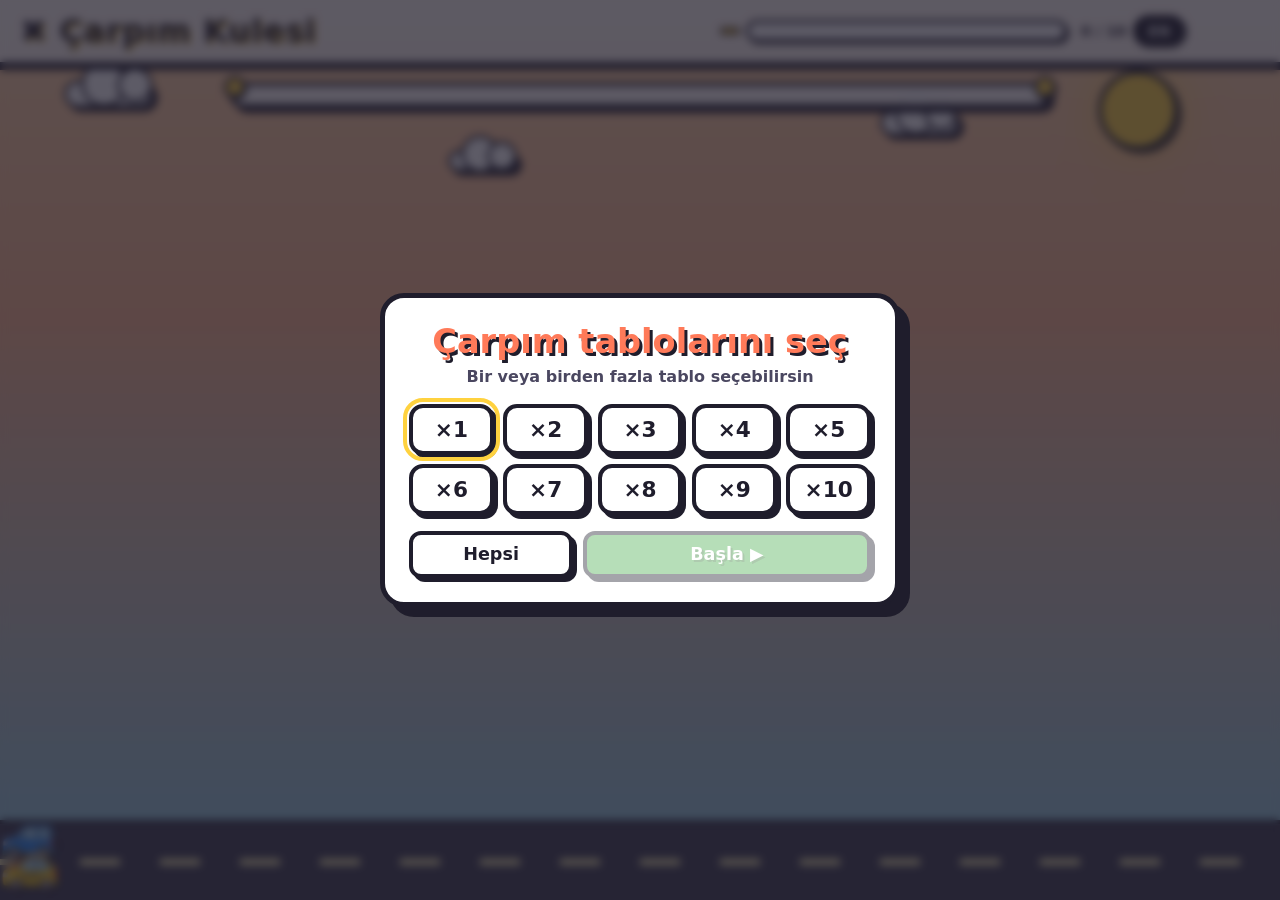
<file: games/multiplication-tower.html>
<!DOCTYPE html>
<html lang="tr">
<head>
<meta charset="UTF-8" />
<meta name="viewport" content="width=device-width,initial-scale=1.0,maximum-scale=1.0,user-scalable=no" />
<title>Çarpım Kulesi — Çarpım Tablosu</title>
<link rel="stylesheet" href="../shared/mf-design.css">
<style>
/* ============================================================
   Multiplication Tower / Çarpım Kulesi — General
   Target concept: multiplication tables 1-10 (products up to 100)
   Player multi-selects which tables to practice; questions are
   generated only from those tables. Manual entry ONLY — the
   child types the product on the numpad; no multiple choice.
   ============================================================ */

.ambient { position: absolute; inset: 0; pointer-events: none; z-index: 0; }

main {
  position: relative; z-index: 2; flex: 1;
  display: flex; flex-direction: column;
  align-items: center; gap: 0.7rem;
  padding: 1rem 0.75rem 100px;
  overflow-y: auto;
}

/* ---- Header extras ---- */
.header-end {
  flex: 1;
  max-width: 540px;
  display: flex;
  align-items: center;
  gap: 0.4rem;
}
.difficulty-badge.tables { background: var(--b4); color: #fff; }

/* ---- Prompt card ---- */
.prompt-card {
  width: min(820px, 96vw);
  background: rgba(255,255,255,0.92);
  border: 4px solid var(--ink);
  border-radius: 16px;
  padding: 0.55rem 1rem;
  box-shadow: 5px 5px 0 var(--ink);
  text-align: center;
  position: relative;
}
.prompt-card::before, .prompt-card::after {
  content: "";
  position: absolute;
  top: -10px;
  width: 16px; height: 16px;
  background: var(--sun);
  border: 3px solid var(--ink);
  border-radius: 50%;
  box-shadow: 1px 2px 0 var(--ink);
}
.prompt-card::before { left: -10px; }
.prompt-card::after  { right: -10px; }
.instruction {
  font-size: clamp(0.95rem, 2.4vw, 1.2rem);
  font-weight: 800;
  color: var(--ink);
}

/* ---- Equation card ---- */
.equation-card {
  width: min(820px, 96vw);
  background: rgba(255,255,255,0.7);
  border: 4px solid var(--ink);
  border-radius: 18px;
  padding: 1.3rem 0.75rem;
  box-shadow: 5px 5px 0 var(--ink);
}
.equation {
  display: flex;
  align-items: center;
  justify-content: center;
  flex-wrap: wrap;
  gap: 0.35rem 0.5rem;
  font-size: clamp(2.2rem, 9vw, 4.2rem);
  font-weight: 900;
  color: var(--ink);
  line-height: 1;
}
.eq-op, .eq-eq {
  color: var(--warm);
  text-shadow: 3px 3px 0 var(--ink);
}
.eq-slot {
  display: inline-flex;
  align-items: center;
  justify-content: center;
  min-width: 1.6em;
  padding: 0.05em 0.25em;
  border: 4px dashed var(--warm);
  border-radius: 14px;
  background: #fff;
  color: var(--warm);
  text-shadow: 2px 2px 0 var(--ink);
}
.eq-slot.active {
  border-style: solid;
  border-color: var(--good);
  animation: slotPulse 1.1s ease-in-out infinite;
}
@keyframes slotPulse {
  0%, 100% { transform: scale(1); }
  50%      { transform: scale(1.07); }
}
.eq-slot.correct-flash { animation: correctPulse 0.6s ease; background: var(--good) !important; color: #fff; }
.eq-slot.wrong-flash   { animation: wrongShake  0.5s ease;  background: var(--bad)  !important; color: #fff; }

/* ---- Numpad area ---- */
.numpad-area {
  width: min(360px, 95vw);
  display: flex;
  flex-direction: column;
  gap: 0.4rem;
  align-items: center;
}
.numpad-hint {
  font-size: 0.82rem;
  font-weight: 700;
  color: var(--ink);
  background: rgba(255,255,255,0.88);
  padding: 0.3rem 0.7rem;
  border-radius: 8px;
  border: 2px solid var(--ink);
  text-align: center;
}
.numpad { width: 100%; }
.numpad button { font-size: 1.4rem; padding: 0.55rem 0; }
.numpad button.action { background: var(--warm); color: #fff; }
.numpad button.submit { background: var(--good);  color: #fff; }

.action-row {
  width: min(360px, 95vw);
  display: flex;
  gap: 0.5rem;
  justify-content: center;
}
.action-btn {
  font-family: inherit;
  font-weight: 900;
  font-size: clamp(0.9rem, 2.3vw, 1.05rem);
  padding: 0.55rem 1.1rem;
  border: 4px solid var(--ink);
  border-radius: 10px;
  cursor: pointer;
  box-shadow: 4px 4px 0 var(--ink);
}
.action-btn.check  { background: var(--good); color: #fff; flex: 2; min-width: 120px; }
.action-btn.clear  { background: #fff;        color: var(--ink); flex: 1; min-width: 90px; }
.action-btn:active { transform: translate(2px, 2px); box-shadow: 2px 2px 0 var(--ink); }
.action-btn:focus-visible { outline: 3px solid var(--sun); outline-offset: 2px; }
.action-btn[disabled] { opacity: 0.4; cursor: not-allowed; }

/* ---- Table select overlay ---- */
.level-modal {
  position: fixed;
  inset: 0;
  background: rgba(31,29,44,0.72);
  display: flex;
  align-items: center;
  justify-content: center;
  z-index: 120;
  padding: 1rem;
  backdrop-filter: blur(4px);
}
.level-modal[hidden] { display: none; }
.level-card {
  background: #fff;
  border: 5px solid var(--ink);
  border-radius: 24px;
  padding: 1.5rem;
  box-shadow: 10px 10px 0 var(--ink);
  text-align: center;
  max-width: 520px;
  width: 94vw;
  animation: popIn 0.5s cubic-bezier(.34,1.56,.64,1);
}
.level-card h2 {
  font-size: clamp(1.5rem, 5vw, 2.1rem);
  color: var(--warm);
  text-shadow: 3px 3px 0 var(--ink);
  margin-bottom: 0.4rem;
}
.level-caption {
  font-weight: 700;
  color: var(--ink-soft);
  margin-bottom: 1.1rem;
}
.table-grid {
  display: grid;
  grid-template-columns: repeat(5, 1fr);
  gap: 0.6rem;
  margin-bottom: 1rem;
}
.table-btn {
  font-family: inherit;
  cursor: pointer;
  font-size: clamp(1.05rem, 3.5vw, 1.35rem);
  font-weight: 900;
  color: var(--ink);
  background: #fff;
  border: 4px solid var(--ink);
  border-radius: 14px;
  padding: 0.55rem 0.2rem;
  box-shadow: 4px 4px 0 var(--ink);
  transition: transform 0.12s ease, box-shadow 0.12s ease;
}
.table-btn:hover  { transform: translate(-2px, -2px); box-shadow: 6px 6px 0 var(--ink); }
.table-btn:active { transform: translate(2px, 2px);   box-shadow: 2px 2px 0 var(--ink); }
.table-btn:focus-visible { outline: 4px solid var(--sun); outline-offset: 2px; }
.table-btn[aria-pressed="true"] {
  background: var(--b4);
  color: #fff;
  text-shadow: 2px 2px 0 rgba(0,0,0,0.28);
}
.select-row {
  display: flex;
  gap: 0.6rem;
  justify-content: center;
}
.select-btn {
  font-family: inherit;
  font-weight: 900;
  font-size: clamp(0.95rem, 2.6vw, 1.1rem);
  padding: 0.6rem 1rem;
  border: 4px solid var(--ink);
  border-radius: 12px;
  cursor: pointer;
  box-shadow: 4px 4px 0 var(--ink);
  transition: transform 0.12s ease, box-shadow 0.12s ease;
}
.select-btn:hover:not([disabled])  { transform: translate(-2px, -2px); box-shadow: 6px 6px 0 var(--ink); }
.select-btn:active:not([disabled]) { transform: translate(2px, 2px);   box-shadow: 2px 2px 0 var(--ink); }
.select-btn:focus-visible { outline: 4px solid var(--sun); outline-offset: 2px; }
.select-btn.all   { background: #fff; color: var(--ink); flex: 1; }
.select-btn.start {
  background: var(--good);
  color: #fff;
  flex: 2;
  text-shadow: 2px 2px 0 rgba(0,0,0,0.28);
}
.select-btn[disabled] { opacity: 0.4; cursor: not-allowed; }

/* ---- Mobile tweaks ---- */
@media (max-width: 560px) {
  .header-end { max-width: none; }
  .numpad-area { width: 95vw; }
  .equation { font-size: clamp(2rem, 12vw, 3rem); }
}
@media (max-width: 420px) {
  .table-grid { grid-template-columns: repeat(5, 1fr); gap: 0.45rem; }
}
</style>
</head>
<body>
<div id="app">

  <!-- Ambient background layers -->
  <div class="ambient" aria-hidden="true">
    <div class="sun"></div>
    <div class="cloud cloud-1"></div>
    <div class="cloud cloud-2"></div>
    <div class="cloud cloud-3"></div>
  </div>
  <div class="road" aria-hidden="true">
    <div class="car car-1">🚗</div>
    <div class="car car-2">🚙</div>
    <div class="car car-3">🚕</div>
  </div>

  <!-- Header -->
  <header>
    <div class="title" id="titleEl">✖️ Çarpım Kulesi</div>
    <div class="header-end">
      <span class="difficulty-badge" id="difficultyBadge"></span>
      <div class="progress-wrap" role="progressbar"
           aria-valuemin="0" aria-valuemax="10" aria-valuenow="0"
           aria-label="İlerleme" id="progressBar">
        <div class="progress-track"><div class="progress-fill" id="progressFill"></div></div>
        <div class="progress-text" id="progressText">0 / 10</div>
      </div>
      <button class="lang-toggle" id="langToggleBtn" type="button">EN</button>
    </div>
  </header>

  <!-- Main game area -->
  <main>

    <!-- Prompt -->
    <section class="prompt-card">
      <div class="instruction" id="instruction"></div>
    </section>

    <!-- Equation -->
    <section class="equation-card" id="equationCard" hidden>
      <div class="equation" id="equation"></div>
    </section>

    <!-- Numpad (manual entry — the only answer mode) -->
    <div class="numpad-area" id="numpadArea" hidden>
      <div class="numpad-hint" id="numpadHint"></div>
      <div class="numpad" id="numpad">
        <button type="button" data-key="1">1</button>
        <button type="button" data-key="2">2</button>
        <button type="button" data-key="3">3</button>
        <button type="button" data-key="4">4</button>
        <button type="button" data-key="5">5</button>
        <button type="button" data-key="6">6</button>
        <button type="button" data-key="7">7</button>
        <button type="button" data-key="8">8</button>
        <button type="button" data-key="9">9</button>
        <button type="button" class="action" data-key="back" id="backspaceBtn">⌫</button>
        <button type="button" data-key="0">0</button>
        <button type="button" class="submit" data-key="enter" id="enterBtn">↵</button>
      </div>
      <div class="action-row">
        <button class="action-btn clear" id="clearBtn" type="button">🧹 Temizle</button>
        <button class="action-btn check" id="checkBtn" type="button">✓ Kontrol</button>
      </div>
    </div>

    <!-- Feedback -->
    <div class="feedback" id="feedback" aria-live="polite"></div>

  </main>

  <!-- Table select overlay -->
  <div class="level-modal" id="levelModal"
       role="dialog" aria-modal="true" aria-labelledby="levelTitle">
    <div class="level-card">
      <h2 id="levelTitle">Çarpım tablolarını seç</h2>
      <p class="level-caption" id="levelCaption">Bir veya birden fazla tablo seçebilirsin</p>
      <div class="table-grid" id="tableGrid"></div>
      <div class="select-row">
        <button class="select-btn all" id="allBtn" type="button">Hepsi</button>
        <button class="select-btn start" id="startBtn" type="button">Başla ▶</button>
      </div>
    </div>
  </div>

  <!-- Reward modal -->
  <div class="reward-modal" id="rewardModal" hidden
       role="dialog" aria-modal="true" aria-labelledby="rewardTitle">
    <div class="confetti-layer" id="confettiLayer" aria-hidden="true"></div>
    <div class="reward-card">
      <h2 id="rewardTitle">🎉 Çarpım Ustası! 🎉</h2>
      <div class="reward-image-wrap" id="rewardImageWrap"></div>
      <p class="reward-msg" id="rewardMsg">Çarpım tablosunda ustalaştın!</p>
      <button class="play-again" id="playAgainBtn" type="button">Tekrar Oyna</button>
    </div>
  </div>

</div>
<script src="../shared/mf-core.js"></script>
<script>
(() => {
  'use strict';

  const { rand, pick, loadRewards, chooseReward, mountReward,
          spawnConfetti, trapFocus, releaseFocus } = MF;

  /* ---------- Config ---------- */
  const TARGET_PROGRESS = 10;
  const INCREMENT_RIGHT = 1;
  const DECREMENT_WRONG = 1;
  const FEEDBACK_DELAY  = 1300;
  const TABLES          = [1, 2, 3, 4, 5, 6, 7, 8, 9, 10];
  const TABLES_KEY      = 'mf_multtower_tables';

  /* ---------- Bilingual strings ---------- */
  const STRINGS = {
    en: {
      title:        '✖️ Multiplication Tower',
      langToggle:   'TR',
      progressAria: 'Progress',

      levelTitle:   'Choose your tables',
      levelCaption: 'Pick one or more tables to practice',
      tableAria:    (n) => `Table of ${n}`,
      allBtn:       'All',
      startBtn:     'Start ▶',
      badgeAll:     'All tables',
      badgeCount:   (n) => `${n} tables`,

      instrProduct:  'What is the product? Type the answer.',
      numpadProduct: 'Type the product, then ↵',
      fillFirst:     '✖️ Type an answer first!',

      checkBtn:      '✓ Check',
      clearBtn:      '🧹 Clear',
      backspaceAria: 'Backspace',
      enterAria:     'Check answer',
      slotAria:      'Empty answer box',

      praise: ['✖️ Correct!', '⭐ Perfect!', '✨ Brilliant!', '🏢 Tower rising!', '🌟 Sharp!'],
      wrong:  (ans) => `✖️ The answer was ${ans}. Keep going!`,

      rewardTitle:   '🎉 Multiplication Master! 🎉',
      rewardMsg:     'You mastered the times tables!',
      playAgain:     'Play Again',
      rewardMissing: '(reward image missing)',
    },
    tr: {
      title:        '✖️ Çarpım Kulesi',
      langToggle:   'EN',
      progressAria: 'İlerleme',

      levelTitle:   'Çarpım tablolarını seç',
      levelCaption: 'Bir veya birden fazla tablo seçebilirsin',
      tableAria:    (n) => `${n} tablosu`,
      allBtn:       'Hepsi',
      startBtn:     'Başla ▶',
      badgeAll:     'Tüm tablolar',
      badgeCount:   (n) => `${n} tablo`,

      instrProduct:  'Çarpım kaç? Cevabı yaz.',
      numpadProduct: 'Çarpımı yaz, sonra ↵',
      fillFirst:     '✖️ Önce bir cevap yaz!',

      checkBtn:      '✓ Kontrol',
      clearBtn:      '🧹 Temizle',
      backspaceAria: 'Geri sil',
      enterAria:     'Cevabı kontrol et',
      slotAria:      'Boş cevap kutusu',

      praise: ['✖️ Doğru!', '⭐ Mükemmel!', '✨ Harika!', '🏢 Kule yükseliyor!', '🌟 Süper!'],
      wrong:  (ans) => `✖️ Cevap ${ans} idi. Devam et!`,

      rewardTitle:   '🎉 Çarpım Ustası! 🎉',
      rewardMsg:     'Çarpım tablosunda ustalaştın!',
      playAgain:     'Tekrar Oyna',
      rewardMissing: '(ödül resmi eksik)',
    },
  };

  /* ---------- i18n ---------- */
  let lang = localStorage.getItem('mf_lang') || 'tr';
  const S = (k, ...a) => {
    const v = STRINGS[lang][k];
    return typeof v === 'function' ? v(...a) : v;
  };

  const rewardStore = loadRewards();

  /* ---------- DOM refs ---------- */
  const $titleEl      = document.getElementById('titleEl');
  const $instruction  = document.getElementById('instruction');
  const $equationCard = document.getElementById('equationCard');
  const $equation     = document.getElementById('equation');
  const $numpadArea   = document.getElementById('numpadArea');
  const $numpad       = document.getElementById('numpad');
  const $numpadHint   = document.getElementById('numpadHint');
  const $checkBtn     = document.getElementById('checkBtn');
  const $clearBtn     = document.getElementById('clearBtn');
  const $backspaceBtn = document.getElementById('backspaceBtn');
  const $enterBtn     = document.getElementById('enterBtn');
  const $feedback     = document.getElementById('feedback');
  const $progressFill = document.getElementById('progressFill');
  const $progressText = document.getElementById('progressText');
  const $progressBar  = document.getElementById('progressBar');
  const $diffBadge    = document.getElementById('difficultyBadge');
  const $levelModal   = document.getElementById('levelModal');
  const $levelTitle   = document.getElementById('levelTitle');
  const $levelCaption = document.getElementById('levelCaption');
  const $tableGrid    = document.getElementById('tableGrid');
  const $allBtn       = document.getElementById('allBtn');
  const $startBtn     = document.getElementById('startBtn');
  const $rewardModal  = document.getElementById('rewardModal');
  const $rewardTitle  = document.getElementById('rewardTitle');
  const $rewardMsg    = document.getElementById('rewardMsg');
  const $rewardImgWrap = document.getElementById('rewardImageWrap');
  const $confetti     = document.getElementById('confettiLayer');
  const $playAgainBtn = document.getElementById('playAgainBtn');
  const $langToggleBtn = document.getElementById('langToggleBtn');

  /* ---------- State ---------- */
  const state = {
    selected: loadSelectedTables(),   // Set of table numbers picked in the modal
    tables:   [],                     // tables the running game draws from
    progress: 0,
    current:  null,
    locked:   false,
    typed:    '',
  };

  function loadSelectedTables() {
    try {
      const saved = JSON.parse(localStorage.getItem(TABLES_KEY));
      const valid = Array.isArray(saved) ? saved.filter(n => TABLES.includes(n)) : [];
      if (valid.length) return new Set(valid);
    } catch (e) { /* fall through to default */ }
    return new Set();
  }
  function saveSelectedTables() {
    localStorage.setItem(TABLES_KEY, JSON.stringify([...state.selected]));
  }

  /* ---------- Static strings ---------- */
  function applyStaticStrings() {
    document.documentElement.lang = lang;
    document.title = lang === 'tr'
      ? 'Çarpım Kulesi — Çarpım Tablosu'
      : 'Multiplication Tower — Times Tables';
    $titleEl.textContent       = S('title');
    $langToggleBtn.textContent = S('langToggle');
    $checkBtn.textContent      = S('checkBtn');
    $clearBtn.textContent      = S('clearBtn');
    $backspaceBtn.setAttribute('aria-label', S('backspaceAria'));
    $enterBtn.setAttribute('aria-label',     S('enterAria'));
    $rewardTitle.textContent   = S('rewardTitle');
    $rewardMsg.textContent     = S('rewardMsg');
    $playAgainBtn.textContent  = S('playAgain');
    $progressBar.setAttribute('aria-label', S('progressAria'));
    $levelTitle.textContent    = S('levelTitle');
    $levelCaption.textContent  = S('levelCaption');
    $allBtn.textContent        = S('allBtn');
    $startBtn.textContent      = S('startBtn');
    $numpadHint.textContent    = S('numpadProduct');
    renderTableButtons();
    updateDiffBadge();
  }

  function setLang(next) {
    lang = next;
    localStorage.setItem('mf_lang', lang);
    applyStaticStrings();
    if (state.current) renderQuestion(state.current);
  }

  /* ---------- Difficulty badge (shows chosen tables) ---------- */
  function updateDiffBadge() {
    if (!state.tables.length) { $diffBadge.textContent = ''; $diffBadge.className = 'difficulty-badge'; return; }
    let text;
    if (state.tables.length === TABLES.length)  text = S('badgeAll');
    else if (state.tables.length <= 4)          text = state.tables.map(n => '×' + n).join(' ');
    else                                        text = S('badgeCount', state.tables.length);
    $diffBadge.textContent = text;
    $diffBadge.className   = 'difficulty-badge tables';
  }
  function updateProgress() {
    const pct = (state.progress / TARGET_PROGRESS) * 100;
    $progressFill.style.width = pct + '%';
    $progressText.textContent = state.progress + ' / ' + TARGET_PROGRESS;
    $progressBar.setAttribute('aria-valuenow', String(state.progress));
    updateDiffBadge();
  }

  /* ---------- Table multi-select ---------- */
  function renderTableButtons() {
    $tableGrid.innerHTML = '';
    TABLES.forEach(n => {
      const btn = document.createElement('button');
      btn.type = 'button';
      btn.className = 'table-btn';
      btn.dataset.table = String(n);
      btn.textContent = '×' + n;
      btn.setAttribute('aria-label', S('tableAria', n));
      btn.setAttribute('aria-pressed', state.selected.has(n) ? 'true' : 'false');
      btn.addEventListener('click', () => toggleTable(n, btn));
      $tableGrid.appendChild(btn);
    });
    updateStartEnabled();
  }

  function toggleTable(n, btn) {
    if (state.selected.has(n)) state.selected.delete(n);
    else state.selected.add(n);
    btn.setAttribute('aria-pressed', state.selected.has(n) ? 'true' : 'false');
    saveSelectedTables();
    updateStartEnabled();
  }

  function toggleAll() {
    const allOn = state.selected.size === TABLES.length;
    state.selected = new Set(allOn ? [] : TABLES);
    saveSelectedTables();
    [...$tableGrid.querySelectorAll('.table-btn')].forEach(btn => {
      btn.setAttribute('aria-pressed', state.selected.has(+btn.dataset.table) ? 'true' : 'false');
    });
    updateStartEnabled();
  }

  function updateStartEnabled() {
    $startBtn.disabled = state.selected.size === 0;
  }

  function showTableSelect() {
    state.current = null;
    state.locked  = false;
    releaseFocus($rewardModal);
    $rewardModal.hidden = true;
    $confetti.innerHTML = '';
    $equationCard.hidden = true;
    $numpadArea.hidden   = true;
    $feedback.textContent = '';
    $feedback.className = 'feedback';
    $instruction.textContent = '';
    $levelModal.hidden = false;
    trapFocus($levelModal);
    const first = $tableGrid.querySelector('button');
    if (first) first.focus();
  }

  function startGame() {
    if (!state.selected.size) return;
    state.tables = TABLES.filter(n => state.selected.has(n));
    state.progress = 0;
    state.locked = false;
    releaseFocus($levelModal);
    $levelModal.hidden = true;
    /* Drop focus from the hidden modal button so a later Enter
       keypress cannot re-activate it and restart the game. */
    if (document.activeElement && document.activeElement.blur) document.activeElement.blur();
    updateProgress();
    nextQuestion();
  }

  /* =====================================================
     QUESTION GENERATION
     First factor comes from the selected tables,
     second factor is 1-10. Avoid repeating the previous
     question back-to-back when more than one is possible.
     ===================================================== */
  function genQuestion() {
    let a, b;
    do {
      a = pick(state.tables);
      b = rand(1, 10);
    } while (state.current && a === state.current.a && b === state.current.b);
    return { a, b, answer: a * b };
  }

  /* =====================================================
     RENDERING
     ===================================================== */
  function renderQuestion(q) {
    state.locked = false;
    state.typed  = '';
    $feedback.textContent = '';
    $feedback.className   = 'feedback';

    $instruction.textContent = S('instrProduct');
    $numpadHint.textContent  = S('numpadProduct');

    $equationCard.hidden = false;
    $equation.innerHTML =
      `<span>${q.a}</span><span class="eq-op">×</span><span>${q.b}</span>` +
      `<span class="eq-eq">=</span>` +
      `<span class="eq-slot active" id="ansSlot" aria-label="${S('slotAria')}">?</span>`;

    $numpadArea.hidden = false;
  }

  /* =====================================================
     MANUAL ENTRY (numpad)
     ===================================================== */
  function slotEl() { return document.getElementById('ansSlot'); }

  function renderTyped() {
    const el = slotEl();
    if (el) el.textContent = state.typed || '?';
  }

  function onNumpadKey(key) {
    if (state.locked || !state.current) return;
    if (key === 'back') {
      state.typed = state.typed.slice(0, -1);
    } else if (key === 'enter') {
      onCheckClicked();
      return;
    } else {
      if (state.typed.length >= 3) return;
      const num = parseInt(state.typed + key, 10);
      if (num > 100) return;
      state.typed = String(num);
    }
    renderTyped();
  }

  function onClearClicked() {
    if (state.locked || !state.current) return;
    state.typed = '';
    renderTyped();
  }

  function onCheckClicked() {
    if (state.locked || !state.current) return;
    if (state.typed === '') {
      $feedback.textContent = S('fillFirst');
      $feedback.className = 'feedback bad';
      return;
    }
    const el = slotEl();
    if (parseInt(state.typed, 10) === state.current.answer) {
      if (el) el.classList.add('correct-flash');
      handleCorrect();
    } else {
      if (el) el.classList.add('wrong-flash');
      const ans = state.current.answer;
      setTimeout(() => { const e = slotEl(); if (e) e.textContent = String(ans); }, 600);
      handleWrong(ans);
    }
  }

  /* =====================================================
     OUTCOME HANDLERS
     ===================================================== */
  function handleCorrect() {
    state.locked = true;
    state.progress = Math.min(TARGET_PROGRESS, state.progress + INCREMENT_RIGHT);
    $feedback.textContent = pick(S('praise'));
    $feedback.className = 'feedback good';
    updateProgress();
    if (state.progress >= TARGET_PROGRESS) setTimeout(showReward, 1000);
    else setTimeout(nextQuestion, FEEDBACK_DELAY);
  }

  function handleWrong(correct) {
    state.locked = true;
    state.progress = Math.max(0, state.progress - DECREMENT_WRONG);
    $feedback.textContent = S('wrong', correct);
    $feedback.className = 'feedback bad';
    updateProgress();
    setTimeout(nextQuestion, FEEDBACK_DELAY + 900);
  }

  /* ---------- Main loop ---------- */
  function nextQuestion() {
    state.current = genQuestion();
    renderQuestion(state.current);
  }

  /* ---------- Reward ---------- */
  function showReward() {
    const reward = chooseReward(rewardStore.list);
    mountReward($rewardImgWrap, reward, S('rewardMissing'));
    spawnConfetti($confetti);
    $rewardModal.hidden = false;
    trapFocus($rewardModal);
    $playAgainBtn.focus();
  }

  /* ---------- Event listeners ---------- */
  $checkBtn.addEventListener('click', onCheckClicked);
  $clearBtn.addEventListener('click', onClearClicked);
  $allBtn.addEventListener('click', toggleAll);
  $startBtn.addEventListener('click', startGame);
  $playAgainBtn.addEventListener('click', showTableSelect);
  $langToggleBtn.addEventListener('click', () => setLang(lang === 'tr' ? 'en' : 'tr'));

  [...$numpad.querySelectorAll('button')].forEach(btn => {
    btn.addEventListener('click', () => onNumpadKey(btn.dataset.key));
  });

  document.addEventListener('keydown', e => {
    if (state.locked || !state.current) return;
    const tag = (e.target && e.target.tagName) || '';
    if (tag === 'INPUT' || tag === 'TEXTAREA') return;
    if (/^[0-9]$/.test(e.key))      { e.preventDefault(); onNumpadKey(e.key); }
    else if (e.key === 'Backspace') { e.preventDefault(); onNumpadKey('back'); }
    else if (e.key === 'Enter')     { e.preventDefault(); onNumpadKey('enter'); }
  });

  /* ---------- Init ---------- */
  applyStaticStrings();
  updateProgress();
  showTableSelect();
})();
</script>
</body>
</html>
</file>
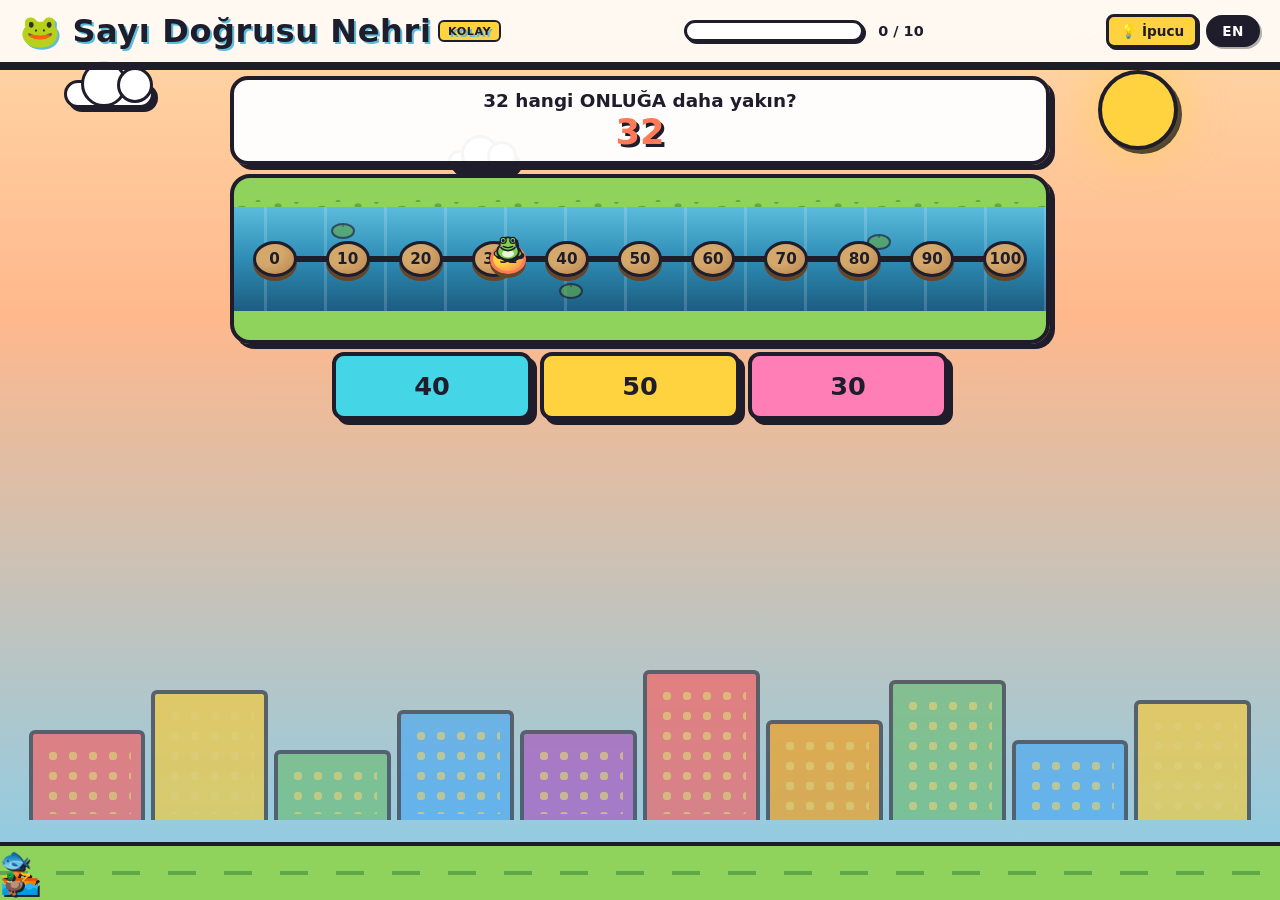
<file: games/number-line-river.html>
<!DOCTYPE html>
<html lang="tr">
<head>
<meta charset="UTF-8" />
<meta name="viewport" content="width=device-width,initial-scale=1.0,maximum-scale=1.0,user-scalable=no" />
<title>Sayı Doğrusu Nehri — 2. Sınıf Matematik</title>
<link rel="stylesheet" href="../shared/mf-design.css">
<style>
/* =========================================================================
   NUMBER LINE RIVER — game-specific styles only
   Target: MAT.2.1.3  Number order, number line placement, nearest ten
   ========================================================================= */

/* -------- River-specific tokens -------- */
:root {
  --river-light: #5bbcdb;
  --river-mid:   #2e8cb5;
  --river-deep:  #1c5d80;
  --grass-top:   #8fd25c;
  --grass-edge:  #4a8a2c;
  --grass-dark:  #5fa84a;
  --stone:       #d4a76a;
  --stone-edge:  #6b4423;
  --stone-shade: #b88450;
  --pebble:      #c6c6b8;
  --pebble-edge: #6a6a5a;
  --accent-pink:   #ff7eb6;
  --accent-cyan:   #44d6e6;
  --accent-purple: #9b5cff;
}

/* -------- Ambient container -------- */
.sky-decor {
  position: absolute;
  inset: 0;
  pointer-events: none;
  z-index: 0;
}

/* -------- Header overrides -------- */
.title {
  text-shadow: 2px 2px 0 var(--river-light);
}
.progress-wrap { max-width: 240px; }

/* -------- Difficulty badge color overrides -------- */
.difficulty-badge.medium { background: var(--accent-cyan); }
.difficulty-badge.hard   { background: var(--accent-pink); color: var(--ink); }

/* -------- Hint button -------- */
.hint-btn {
  font-family: inherit;
  font-size: 0.85rem;
  font-weight: 900;
  padding: 0.4rem 0.7rem;
  background: var(--sun);
  color: var(--ink);
  border: 3px solid var(--ink);
  border-radius: 8px;
  box-shadow: 2px 2px 0 var(--ink);
  cursor: pointer;
  white-space: nowrap;
  flex-shrink: 0;
}
.hint-btn:active { transform: translate(2px,2px); box-shadow: 0 0 0 var(--ink); }
.hint-btn:focus-visible { outline: 3px solid var(--ink); outline-offset: 2px; }
.hint-btn.active { background: var(--good); color: #fff; }

/* -------- Main game area -------- */
main {
  position: relative;
  z-index: 2;
  flex: 1;
  display: flex;
  flex-direction: column;
  align-items: center;
  gap: 0.55rem;
  padding: 0.65rem 1rem 0.75rem;
  overflow-y: auto;
}

/* -------- Prompt card -------- */
.prompt-card {
  background: rgba(255,255,255,0.96);
  border: 4px solid var(--ink);
  border-radius: 18px;
  padding: 0.6rem 1.25rem;
  box-shadow: 5px 5px 0 var(--ink);
  width: min(820px, 95vw);
  text-align: center;
}
.instruction {
  font-size: clamp(0.9rem, 2.2vw, 1.15rem);
  font-weight: 800;
  color: var(--ink);
  margin-bottom: 0.1rem;
}
.target-display {
  font-size: clamp(1.4rem, 4.5vw, 2.2rem);
  font-weight: 900;
  color: var(--warm);
  text-shadow: 3px 3px 0 var(--ink);
  line-height: 1.1;
}

/* -------- River container & number line -------- */
.river-container {
  position: relative;
  width: min(820px, 95vw);
  height: 170px;
  border: 4px solid var(--ink);
  border-radius: 20px;
  overflow: hidden;
  box-shadow: 5px 5px 0 var(--ink);
  background: linear-gradient(180deg,
    var(--grass-top) 0%,    var(--grass-top) 18%,
    var(--river-light) 18%, var(--river-mid) 50%,
    var(--river-deep) 82%, var(--grass-top) 82%,
    var(--grass-top) 100%
  );
}
.river-container::before {
  content: "";
  position: absolute;
  top: 0; left: 0; right: 0;
  height: 18%;
  background:
    radial-gradient(ellipse at 10% 100%, var(--grass-dark) 3px, transparent 4px),
    radial-gradient(ellipse at 30% 80%,  var(--grass-dark) 2px, transparent 3px),
    radial-gradient(ellipse at 55% 95%,  var(--grass-dark) 3px, transparent 4px),
    radial-gradient(ellipse at 78% 85%,  var(--grass-dark) 2px, transparent 3px);
  background-size: 80px 100%;
  z-index: 1;
}
.waves {
  position: absolute;
  top: 18%; left: 0; right: 0;
  height: 64%;
  pointer-events: none;
  z-index: 2;
  opacity: 0.4;
  background: repeating-linear-gradient(
    90deg,
    transparent 0 30px,
    rgba(255,255,255,0.4) 30px 33px,
    transparent 33px 60px
  );
  animation: waveMove 4s linear infinite;
}
@keyframes waveMove {
  0%   { background-position: 0 0; }
  100% { background-position: 60px 0; }
}
.lily {
  position: absolute;
  width: 24px; height: 16px;
  background: var(--grass-dark);
  border: 2px solid var(--ink);
  border-radius: 50%;
  z-index: 2;
  opacity: 0.65;
}
.lily::after {
  content: "";
  position: absolute;
  top: -2px; left: 50%;
  width: 1px; height: 4px;
  background: var(--ink);
  transform: translateX(-50%);
}
.lily-1 { top: 28%; left: 12%; animation: bob 5s ease-in-out infinite; }
.lily-2 { top: 65%; left: 40%; animation: bob 6s ease-in-out infinite; animation-delay: -2s; }
.lily-3 { top: 35%; left: 78%; animation: bob 7s ease-in-out infinite; animation-delay: -4s; }
@keyframes bob {
  0%, 100% { transform: translateY(0); }
  50%      { transform: translateY(-3px); }
}
.number-line {
  position: absolute;
  top: 50%; left: 5%; right: 5%;
  height: 6px;
  background: var(--ink);
  border-radius: 3px;
  transform: translateY(-50%);
  z-index: 3;
}

/* Stones / pebbles / markers */
.stone {
  position: absolute;
  top: 50%;
  transform: translate(-50%, -50%);
  width: 44px; height: 36px;
  background: radial-gradient(ellipse at 30% 30%, var(--stone) 40%, var(--stone-shade) 100%);
  border: 3px solid var(--ink);
  border-radius: 50%;
  z-index: 4;
  display: flex;
  align-items: center;
  justify-content: center;
  font-weight: 900;
  font-size: 0.95rem;
  color: var(--ink);
  box-shadow: 0 4px 0 var(--stone-edge);
  cursor: default;
  transition: transform 0.2s ease;
}
.stone.small {
  width: 18px; height: 14px;
  background: radial-gradient(ellipse at 30% 30%, var(--pebble) 40%, #a8a89a 100%);
  border-width: 2px;
  font-size: 0.6rem;
  color: transparent;
  box-shadow: 0 2px 0 var(--pebble-edge);
}
.stone.small.show-label { color: var(--ink); }
.stone.highlight {
  animation: stonePulse 1.2s ease-in-out infinite;
  background: radial-gradient(ellipse at 30% 30%, var(--sun) 40%, var(--warm) 100%);
  border-color: var(--warm);
  z-index: 6;
}
@keyframes stonePulse {
  0%, 100% { transform: translate(-50%,-50%) scale(1);    box-shadow: 0 4px 0 var(--stone-edge), 0 0 0 rgba(255,210,63,0.6); }
  50%      { transform: translate(-50%,-50%) scale(1.15); box-shadow: 0 4px 0 var(--stone-edge), 0 0 20px rgba(255,210,63,0.8); }
}
.stone.correct-marker {
  background: radial-gradient(ellipse at 30% 30%, #6ddc6d 40%, var(--good) 100%);
  border-color: var(--good);
  animation: stonePop 0.5s cubic-bezier(.34,1.56,.64,1);
  z-index: 7;
}
.stone.user-marker {
  background: radial-gradient(ellipse at 30% 30%, #ff8c8c 40%, var(--bad) 100%);
  border-color: var(--bad);
  animation: stonePop 0.5s cubic-bezier(.34,1.56,.64,1);
  z-index: 7;
}
@keyframes stonePop {
  0%   { transform: translate(-50%,-50%) scale(0); }
  60%  { transform: translate(-50%,-50%) scale(1.3); }
  100% { transform: translate(-50%,-50%) scale(1); }
}
.stone-label {
  position: absolute;
  top: 100%; left: 50%;
  transform: translateX(-50%);
  margin-top: 4px;
  font-size: 0.75rem;
  font-weight: 900;
  color: var(--ink);
  background: #fff;
  border: 2px solid var(--ink);
  border-radius: 4px;
  padding: 1px 4px;
  white-space: nowrap;
}
.distance-line {
  position: absolute;
  top: 50%;
  height: 0;
  border-top: 3px dashed var(--bad);
  z-index: 5;
  animation: dashDraw 0.4s ease forwards;
  pointer-events: none;
}
@keyframes dashDraw { 0% { opacity: 0; } 100% { opacity: 1; } }
.drop-overlay {
  position: absolute;
  top: 18%; left: 5%; right: 5%;
  height: 64%;
  border: 3px dashed transparent;
  border-radius: 12px;
  z-index: 8;
  transition: border-color 0.2s ease, background 0.2s ease;
  pointer-events: none;
}
.drop-overlay.active {
  border-color: var(--sun);
  background: rgba(255,210,63,0.15);
}
.frog {
  position: absolute;
  top: 50%;
  transform: translate(-50%, -85%);
  width: 36px; height: 36px;
  z-index: 8;
  filter: drop-shadow(2px 2px 0 var(--ink));
  transition: left 0.6s cubic-bezier(.34,1.56,.64,1);
  pointer-events: none;
}
.frog.hop { animation: frogHop 0.6s cubic-bezier(.34,1.56,.64,1); }
@keyframes frogHop {
  0%   { transform: translate(-50%, -85%); }
  50%  { transform: translate(-50%, -180%) rotate(-15deg); }
  100% { transform: translate(-50%, -85%); }
}

/* -------- Card zone / draggable cards -------- */
.card-zone {
  width: min(820px, 95vw);
  display: flex;
  flex-direction: column;
  gap: 0.45rem;
}
.card-row {
  display: flex;
  flex-wrap: wrap;
  gap: 0.5rem;
  justify-content: center;
  align-items: center;
  min-height: 66px;
}
.card-pool {
  background: rgba(255,255,255,0.85);
  border: 4px solid var(--ink);
  border-radius: 14px;
  padding: 0.55rem;
  box-shadow: 4px 4px 0 var(--ink);
}
.pool-label {
  width: 100%;
  text-align: center;
  font-size: 0.8rem;
  font-weight: 700;
  color: var(--ink-soft);
  margin-bottom: 0.15rem;
}
.num-card {
  display: inline-flex;
  align-items: center;
  justify-content: center;
  min-width: 60px; height: 54px;
  padding: 0 0.65rem;
  font-size: clamp(1.1rem, 3.2vw, 1.5rem);
  font-weight: 900;
  color: var(--ink);
  background: #fff;
  border: 4px solid var(--ink);
  border-radius: 10px;
  box-shadow: 4px 4px 0 var(--ink);
  cursor: grab;
  touch-action: none;
  transition: transform 0.15s ease, box-shadow 0.15s ease;
  position: relative;
}
.num-card:hover { transform: translate(-2px,-2px); box-shadow: 6px 6px 0 var(--ink); }
.num-card:focus-visible { outline: 3px solid var(--accent-cyan); outline-offset: 2px; }
.num-card.dragging { cursor: grabbing; opacity: 0.3; pointer-events: none; }
.num-card.placed   { opacity: 0.4; } /* keep interactive so user can drag to swap */
.num-card.used     { display: none; }
.num-card.target {
  font-size: clamp(1.5rem, 4.5vw, 2rem);
  background: var(--warm);
  color: #fff;
  text-shadow: 2px 2px 0 var(--ink);
  border-width: 5px;
  cursor: grab;
}
.drag-ghost {
  position: fixed;
  pointer-events: none;
  z-index: 1000;
  opacity: 0.9;
  transform: translate(-50%, -50%) rotate(-3deg);
  box-shadow: 0 0 24px var(--accent-pink), 4px 4px 0 var(--ink);
}
.order-slots {
  display: flex;
  gap: 0.4rem;
  justify-content: center;
  flex-wrap: wrap;
  padding: 0.45rem;
  background: rgba(255,255,255,0.92);
  border: 4px solid var(--ink);
  border-radius: 14px;
  box-shadow: 4px 4px 0 var(--ink);
}
.order-slot {
  position: relative;
  display: flex;
  align-items: center;
  justify-content: center;
  min-width: 60px; height: 54px;
  padding: 0 0.5rem;
  background: rgba(255,210,63,0.2);
  border: 4px dashed var(--ink);
  border-radius: 10px;
  font-size: 1.15rem;
  font-weight: 900;
  color: var(--ink-soft);
  cursor: pointer;
}
.order-slot::before {
  content: attr(data-label);
  position: absolute;
  top: -12px; left: 50%;
  transform: translateX(-50%);
  font-size: 0.6rem;
  font-weight: 900;
  background: var(--ink);
  color: #fff;
  padding: 1px 5px;
  border-radius: 4px;
  white-space: nowrap;
}
.order-slot.target { background: rgba(255,210,63,0.5); border-color: var(--sun); transform: scale(1.05); }
.order-slot.filled { background: var(--sun); border-style: solid; color: var(--ink); }
.order-slot.correct-flash { background: var(--good) !important; color: #fff; animation: correctPulse 0.6s ease; }
.order-slot.wrong-flash   { background: var(--bad)  !important; color: #fff; animation: wrongShake  0.5s ease; }

/* -------- Multiple-choice row -------- */
.mc-row {
  width: min(820px, 95vw);
  display: flex;
  gap: 0.5rem;
  justify-content: center;
  flex-wrap: wrap;
}
.mc-btn {
  flex: 1 1 110px;
  max-width: 200px;
  min-height: 68px;
  font-family: inherit;
  font-size: clamp(1.1rem, 3.2vw, 1.6rem);
  font-weight: 900;
  border: 4px solid var(--ink);
  border-radius: 12px;
  background: #fff;
  color: var(--ink);
  cursor: pointer;
  box-shadow: 5px 5px 0 var(--ink);
  transition: transform 0.12s ease, box-shadow 0.12s ease;
  padding: 0.5rem 0.7rem;
  line-height: 1.1;
}
.mc-btn:nth-child(1) { background: var(--accent-cyan); }
.mc-btn:nth-child(2) { background: var(--sun); }
.mc-btn:nth-child(3) { background: var(--accent-pink); color: var(--ink); }
.mc-btn:nth-child(4) { background: var(--accent-purple); color: #fff; text-shadow: 1px 1px 0 var(--ink); }
.mc-btn:hover  { transform: translate(-2px,-2px); box-shadow: 7px 7px 0 var(--ink); }
.mc-btn:active { transform: translate(2px,2px);   box-shadow: 2px 2px 0 var(--ink); }
.mc-btn:focus-visible { outline: 3px solid var(--ink); outline-offset: 2px; }
.mc-btn.correct-flash { animation: correctPulse 0.6s ease; background: var(--good) !important; color: #fff; }
.mc-btn.wrong-flash   { animation: wrongShake  0.5s ease; background: var(--bad)  !important; color: #fff; }

/* -------- Action row -------- */
.action-row {
  width: min(820px, 95vw);
  display: flex;
  gap: 0.5rem;
  justify-content: center;
  flex-wrap: wrap;
}
.action-btn {
  font-family: inherit;
  font-weight: 900;
  font-size: clamp(0.9rem, 2.2vw, 1.05rem);
  padding: 0.55rem 1.2rem;
  border: 4px solid var(--ink);
  border-radius: 12px;
  cursor: pointer;
  box-shadow: 4px 4px 0 var(--ink);
}
.action-btn.check { background: var(--good); color: #fff; flex: 2; min-width: 110px; }
.action-btn.clear { background: #fff; color: var(--ink); flex: 1; min-width: 90px; }
.action-btn:active { transform: translate(2px,2px); box-shadow: 2px 2px 0 var(--ink); }
.action-btn:focus-visible { outline: 3px solid var(--accent-cyan); outline-offset: 2px; }
.action-btn[disabled] { opacity: 0.4; cursor: not-allowed; }

/* -------- Feedback extras -------- */
.feedback-wrap {
  width: min(820px, 95vw);
  display: flex;
  flex-direction: column;
  align-items: center;
  gap: 0.2rem;
}
.distance-readout {
  display: none;
  font-size: 0.85rem;
  font-weight: 700;
  color: var(--ink-soft);
  background: #fff;
  border: 2px solid var(--ink);
  border-radius: 6px;
  padding: 0.2rem 0.55rem;
  box-shadow: 2px 2px 0 var(--ink);
}
.distance-readout.show { display: inline-block; animation: bounceIn 0.4s ease; }
.distance-readout .you  { color: var(--bad);  font-weight: 900; }
.distance-readout .corr { color: var(--good); font-weight: 900; }
.distance-readout .off  { color: var(--warm); font-weight: 900; }

/* -------- Reward card h2 river override -------- */
.reward-card h2 { color: var(--river-mid); }

/* -------- Riverbank ground strip -------- */
.riverbank {
  position: relative;
  z-index: 1;
  flex-shrink: 0;
  height: 58px;
  background: var(--grass-top);
  border-top: 4px solid var(--ink);
  overflow: hidden;
}
.riverbank::before {
  content: "";
  position: absolute;
  top: 50%;
  left: 0; right: 0;
  height: 4px;
  transform: translateY(-50%);
  background: repeating-linear-gradient(
    to right,
    var(--grass-dark) 0 28px,
    transparent 28px 56px
  );
  animation: grassStripe 2s linear infinite;
}
@keyframes grassStripe { to { background-position: -56px 0; } }
.boat {
  position: absolute;
  bottom: 4px;
  font-size: 2rem;
  filter: drop-shadow(2px 2px 0 var(--ink));
}
.boat-1 { animation: boatDrive 12s linear infinite; }
.boat-2 { animation: boatRev   10s linear infinite; animation-delay: -4s; bottom: 26px; font-size: 1.5rem; }
.boat-3 { animation: boatDrive 16s linear infinite; animation-delay: -8s; font-size: 1.3rem; }
@keyframes boatDrive { 0% { left: -60px; } 100% { left: calc(100% + 40px); } }
@keyframes boatRev   { 0% { left: calc(100% + 40px); transform: scaleX(-1); } 100% { left: -60px; transform: scaleX(-1); } }

/* -------- Mobile tweaks -------- */
@media (max-width: 560px) {
  header { padding: 0.4rem 0.65rem; gap: 0.4rem; }
  .title { font-size: 0.85rem; }
  .progress-wrap { max-width: 130px; }
  main { padding: 0.4rem 0.5rem 0.5rem; gap: 0.35rem; }
  .river-container { height: 140px; }
  .stone { width: 32px; height: 26px; font-size: 0.7rem; }
  .stone.small { width: 13px; height: 10px; }
  .stone-label { font-size: 0.6rem; padding: 0 2px; }
  .frog { width: 26px; height: 26px; }
  .sun { width: 48px; height: 48px; top: 60px; }
  .num-card { min-width: 50px; height: 44px; font-size: 1rem; padding: 0 0.4rem; }
  .order-slot { min-width: 50px; height: 44px; }
  .lang-toggle { font-size: 0.75rem; padding: 0.25rem 0.6rem; }
  .hint-btn { font-size: 0.75rem; padding: 0.3rem 0.5rem; }
  .riverbank { height: 46px; }
  .skyline { bottom: 46px; height: 100px; }
}
</style>
</head>
<body>
<div id="app">

  <!-- Ambient background -->
  <div class="sky-decor" aria-hidden="true">
    <div class="sun"></div>
    <div class="cloud cloud-1"></div>
    <div class="cloud cloud-2"></div>
    <div class="skyline">
      <div class="b"></div><div class="b"></div><div class="b"></div>
      <div class="b"></div><div class="b"></div><div class="b"></div>
      <div class="b"></div><div class="b"></div><div class="b"></div>
      <div class="b"></div>
    </div>
  </div>

  <!-- Header -->
  <header>
    <div class="title" id="titleEl">
      <span id="titleText">🐸 Sayı Doğrusu Nehri</span>
      <span class="difficulty-badge" id="difficultyBadge">Kolay</span>
    </div>
    <div class="progress-wrap" role="progressbar" aria-valuemin="0" aria-valuemax="10"
         aria-valuenow="0" aria-label="İlerleme" id="progressBar">
      <div class="progress-track"><div class="progress-fill" id="progressFill"></div></div>
      <div class="progress-text" id="progressText">0 / 10</div>
    </div>
    <div class="header-end">
      <button class="hint-btn" id="hintBtn" type="button" aria-pressed="false">💡 İpucu</button>
      <button class="lang-toggle" id="langToggleBtn" type="button">EN</button>
    </div>
  </header>

  <!-- Main game area -->
  <main>

    <!-- Prompt -->
    <section class="prompt-card">
      <div class="instruction" id="instruction"></div>
      <div class="target-display" id="targetDisplay"></div>
    </section>

    <!-- River with number line -->
    <section class="river-container" id="riverContainer">
      <div class="waves" aria-hidden="true"></div>
      <div class="lily lily-1" aria-hidden="true"></div>
      <div class="lily lily-2" aria-hidden="true"></div>
      <div class="lily lily-3" aria-hidden="true"></div>
      <div class="number-line"></div>
      <div class="drop-overlay" id="dropOverlay"></div>
      <div id="stonesContainer"></div>
      <svg class="frog" id="frog" viewBox="0 0 60 60" aria-hidden="true" style="left:5%;">
        <ellipse cx="14" cy="42" rx="7" ry="5" fill="#6fbf3f" stroke="#1f1d2c" stroke-width="2"/>
        <ellipse cx="46" cy="42" rx="7" ry="5" fill="#6fbf3f" stroke="#1f1d2c" stroke-width="2"/>
        <ellipse cx="30" cy="38" rx="18" ry="14" fill="#7fd14f" stroke="#1f1d2c" stroke-width="3"/>
        <ellipse cx="30" cy="42" rx="10" ry="6" fill="#e8f7d8"/>
        <ellipse cx="30" cy="26" rx="14" ry="11" fill="#7fd14f" stroke="#1f1d2c" stroke-width="3"/>
        <circle cx="22" cy="20" r="5" fill="#7fd14f" stroke="#1f1d2c" stroke-width="2"/>
        <circle cx="38" cy="20" r="5" fill="#7fd14f" stroke="#1f1d2c" stroke-width="2"/>
        <circle cx="22" cy="20" r="2.5" fill="#1f1d2c"/>
        <circle cx="38" cy="20" r="2.5" fill="#1f1d2c"/>
        <path d="M 22 30 Q 30 34 38 30" fill="none" stroke="#1f1d2c" stroke-width="2" stroke-linecap="round"/>
        <circle cx="18" cy="30" r="1.5" fill="#ff7eb6" opacity="0.7"/>
        <circle cx="42" cy="30" r="1.5" fill="#ff7eb6" opacity="0.7"/>
      </svg>
    </section>

    <!-- Card pool (drag mode) -->
    <div class="card-zone" id="cardZone" hidden>
      <div class="card-pool" id="cardPool">
        <div class="pool-label" id="poolLabel"></div>
        <div class="card-row" id="cardRow"></div>
      </div>
      <div class="order-slots" id="orderSlots" hidden></div>
    </div>

    <!-- Multiple-choice row -->
    <div class="mc-row" id="mcRow" hidden></div>

    <!-- Action row -->
    <div class="action-row" id="actionRow" hidden>
      <button class="action-btn clear" id="clearBtn" type="button"></button>
      <button class="action-btn check" id="checkBtn" type="button"></button>
    </div>

    <!-- Feedback -->
    <div class="feedback-wrap">
      <div class="feedback" id="feedback" aria-live="polite"></div>
      <div class="distance-readout" id="distanceReadout"></div>
    </div>

  </main>

  <!-- Riverbank ground strip with moving critters -->
  <div class="riverbank" aria-hidden="true">
    <div class="boat boat-1">🚣</div>
    <div class="boat boat-2">🐟</div>
    <div class="boat boat-3">🦆</div>
  </div>

  <!-- Reward modal -->
  <div class="reward-modal" id="rewardModal" hidden
       role="dialog" aria-modal="true" aria-labelledby="rewardTitle">
    <div class="confetti-layer" id="confettiLayer" aria-hidden="true"></div>
    <div class="reward-card">
      <h2 id="rewardTitle">🐸 Nehri geçtin! 🎉</h2>
      <div class="reward-image-wrap" id="rewardImageWrap"></div>
      <p class="reward-msg" id="rewardMsgEl">Harika sayı doğrusu becerisi, nehir kâşifi!</p>
      <button class="play-again" id="playAgainBtn" type="button">Tekrar Oyna</button>
    </div>
  </div>

</div>

<script src="../shared/mf-core.js"></script>
<script>
/* =========================================================================
   NUMBER LINE RIVER — game logic
   ========================================================================= */
(() => {
  'use strict';

  /* ---------- MF helpers aliased locally ---------- */
  const { rand, pick, shuffle, spawnConfetti, loadRewards, chooseReward, mountReward } = MF;
  const clamp = (v, lo, hi) => Math.max(lo, Math.min(hi, v));

  /* ---------- Config ---------- */
  const TARGET_PROGRESS = 10;
  const INCREMENT_RIGHT = 1;
  const DECREMENT_WRONG = 0;
  const FEEDBACK_DELAY  = 1300;

  const PLACE_TOLERANCE_NORMAL   = 2;
  const PLACE_TOLERANCE_ESTIMATE = 5;
  const DIFFICULTY = { medium: 3, hard: 6 };

  /* ---------- i18n ---------- */
  const STRINGS = {
    en: {
      title:            '🐸 Number Line River',
      difficultyEasy:   'Easy',
      difficultyMedium: 'Medium',
      difficultyHard:   'Hard',
      hint:             '💡 Hint',
      check:            '✓ Check',
      clear:            '🧹 Clear',
      slotSmallest:     'Smallest',
      slot2nd:          '2nd',
      slot3rd:          '3rd',
      slotLargest:      'Largest',
      promptPlace:      'Drag the number to its spot on the river!',
      promptEstimate:   '🔥 Estimate! Drag the number — no tick marks!',
      promptOrder:      'Order the cards from smallest to largest!',
      promptNearestTen: (n) => `Which TEN is ${n} closest to?`,
      promptHalfway:    (n) => `🔥 Tricky! ${n} is exactly halfway. Round UP!`,
      promptBetween:    (n) => `${n} is between which two TENS?`,
      poolDragRiver:    'Drag the number onto the river!',
      poolDragEstimate: '🔥 Drag onto the river — your best estimate!',
      poolDragOrder:    'Drag the cards into the slots — smallest to largest!',
      fillAllSlots:     '🐸 Fill all the slots first!',
      distanceReadout: (you, corr, off) =>
        `You: <span class="you">${you}</span> · Correct: <span class="corr">${corr}</span> · Off by <span class="off">${off}</span>`,
      hintNearestTen: (n, l, u) =>
        `${n} is ${Math.abs(n - l)} away from ${l} and ${Math.abs(n - u)} away from ${u}.`,
      hintHalfway:    (n, u) => `Numbers ending in 5 round UP. So ${n} → ${u}.`,
      hintBetween:    (n)    => `Look at the tens digit of ${n} → it tells you the lower ten.`,
      praises: {
        place:      ['🐸 Spot on!', '⭐ Bullseye!', '✨ Perfect placement!'],
        estimate:   ['🐸 Amazing eye! 🔥', '⭐ Incredible estimate!', '✨ Number-line master!'],
        order:      ['🐸 Order is right!', '⭐ Smallest to largest — perfect!', '✨ Great sorting!'],
        nearestTen: ['🐸 Closest ten — correct!', '⭐ Great rounding!', '✨ You got it!'],
        halfway:    ['🐸 Tricky one — solved! 🔥', '⭐ Round UP — nailed it!', '✨ Halfway hero!'],
        between:    ['🐸 Between the right tens!', '⭐ Great place-value thinking!', '✨ Correct range!'],
      },
      wrongPlace:    (off, t) => `🐸 Off by ${off}. Target was ${t}. Try next round!`,
      wrongEstimate: (off, t) => off <= 10
        ? `🐸 Close! Off by ${off}. Target was ${t}.`
        : `🐸 Off by ${off}. Target was ${t}.`,
      wrongHalfway:  (c)      => `🐸 Numbers ending in 5 round UP! Answer was ${c}.`,
      wrongOrder:    (s)      => `🐸 Correct order was: ${s}.`,
      wrongGeneric:  (a)      => `🐸 The answer was ${a}.`,
      rewardTitle:   '🐸 You crossed the river! 🎉',
      rewardMsg:     'Amazing number-line skills, river explorer!',
      playAgain:     'Play Again',
      rewardMissing: '(reward image missing)',
      progressLabel: 'Progress',
      langToggle:    'TR',
    },
    tr: {
      title:            '🐸 Sayı Doğrusu Nehri',
      difficultyEasy:   'Kolay',
      difficultyMedium: 'Orta',
      difficultyHard:   'Zor',
      hint:             '💡 İpucu',
      check:            '✓ Kontrol',
      clear:            '🧹 Temizle',
      slotSmallest:     'En küçük',
      slot2nd:          '2.',
      slot3rd:          '3.',
      slotLargest:      'En büyük',
      promptPlace:      'Sayıyı nehirdeki yerine sürükle!',
      promptEstimate:   '🔥 Tahmin et! Sayıyı sürükle — çizgi yok!',
      promptOrder:      'Kartları küçükten büyüğe sırala!',
      promptNearestTen: (n) => `${n} hangi ONLUĞA daha yakın?`,
      promptHalfway:    (n) => `🔥 Hileli! ${n} tam ortada. YUKARI yuvarla!`,
      promptBetween:    (n) => `${n} hangi iki ONLUK arasında?`,
      poolDragRiver:    'Sayıyı nehire sürükle!',
      poolDragEstimate: '🔥 Nehire sürükle — en iyi tahminin!',
      poolDragOrder:    'Kartları yuvalara sürükle — küçükten büyüğe!',
      fillAllSlots:     '🐸 Önce tüm yuvaları doldur!',
      distanceReadout: (you, corr, off) =>
        `Sen: <span class="you">${you}</span> · Doğru: <span class="corr">${corr}</span> · Fark: <span class="off">${off}</span>`,
      hintNearestTen: (n, l, u) =>
        `${n}, ${l}'a ${Math.abs(n - l)}, ${u}'a ${Math.abs(n - u)} uzakta.`,
      hintHalfway:    (n, u) => `5 ile biten sayılar YUKARI yuvarlanır. ${n} → ${u}.`,
      hintBetween:    (n)    => `${n} sayısının onlar basamağına bak — alt onluğu söyler.`,
      praises: {
        place:      ['🐸 Tam isabet!', '⭐ Mükemmel!', '✨ Harika yerleşim!'],
        estimate:   ['🐸 İnanılmaz göz! 🔥', '⭐ Muhteşem tahmin!', '✨ Sayı doğrusu ustası!'],
        order:      ['🐸 Sıralama doğru!', '⭐ Küçükten büyüğe — mükemmel!', '✨ Harika sıralama!'],
        nearestTen: ['🐸 En yakın onluk — doğru!', '⭐ Harika yuvarlama!', '✨ Buldum!'],
        halfway:    ['🐸 Zor soru — çözdün! 🔥', '⭐ YUKARI yuvarla — anladın!', '✨ Yarım yol kahramanı!'],
        between:    ['🐸 Doğru onluklar arası!', '⭐ Harika basamak değeri!', '✨ Doğru aralık!'],
      },
      wrongPlace:    (off, t) => `🐸 ${off} fark var. Hedef ${t} idi. Bir sonraki turda dene!`,
      wrongEstimate: (off, t) => off <= 10
        ? `🐸 Çok yakın! ${off} fark. Hedef ${t} idi.`
        : `🐸 ${off} fark var. Hedef ${t} idi.`,
      wrongHalfway:  (c)      => `🐸 5 ile biten sayılar YUKARI yuvarlanır! Cevap ${c} idi.`,
      wrongOrder:    (s)      => `🐸 Doğru sıra şuydu: ${s}.`,
      wrongGeneric:  (a)      => `🐸 Cevap ${a} idi.`,
      rewardTitle:   '🐸 Nehri geçtin! 🎉',
      rewardMsg:     'Harika sayı doğrusu becerisi, nehir kâşifi!',
      playAgain:     'Tekrar Oyna',
      rewardMissing: '(ödül resmi eksik)',
      progressLabel: 'İlerleme',
      langToggle:    'EN',
    },
  };

  let lang = localStorage.getItem('mf_lang') || 'tr';
  const S = (key, ...args) => {
    const val = STRINGS[lang][key];
    return typeof val === 'function' ? val(...args) : val;
  };

  /* ---------- Rewards ---------- */
  const rewardStore = loadRewards();

  /* ---------- Helpers ---------- */
  function localizeChoiceLabel(value) {
    if (lang === 'tr' && typeof value === 'string' && value.includes(' and ')) {
      return value.replace(' and ', ' ve ');
    }
    return String(value);
  }

  /* ---------- Question generators ---------- */
  function genPlaceOnLine() {
    const n = rand(1, 99);
    return {
      type: 'place',
      target: n,
      getPrompt:     () => S('promptPlace'),
      getPoolLabel:  () => S('poolDragRiver'),
      showAllStones: true,
      smallPebbles:  true,
      tolerance: PLACE_TOLERANCE_NORMAL,
    };
  }

  function genEstimate() {
    const n = rand(11, 89);
    return {
      type: 'estimate',
      target: n,
      getPrompt:     () => S('promptEstimate'),
      getPoolLabel:  () => S('poolDragEstimate'),
      showAllStones: false,
      smallPebbles:  false,
      tolerance: PLACE_TOLERANCE_ESTIMATE,
    };
  }

  function genOrderCards() {
    const set = new Set();
    while (set.size < 4) set.add(rand(5, 95));
    const sorted = [...set].sort((a, b) => a - b);
    return {
      type: 'order',
      cards: shuffle(sorted),
      correctOrder: sorted,
      getPrompt:     () => S('promptOrder'),
      getPoolLabel:  () => S('poolDragOrder'),
      showAllStones: true,
      smallPebbles:  false,
    };
  }

  function genNearestTen(easy) {
    let n;
    if (easy) {
      const tens = rand(1, 9), ones = pick([1, 2, 8, 9]);
      n = tens * 10 + ones;
    } else {
      const tens = rand(1, 9), ones = pick([3, 4, 6, 7]);
      n = tens * 10 + ones;
    }
    const lower = Math.floor(n / 10) * 10;
    const upper = lower + 10;
    const correct = (n % 10 < 5) ? lower : upper;
    const distantTens = (correct === lower) ? (upper + 10) : (lower - 10);
    const choices = [lower, upper];
    if (distantTens >= 0 && distantTens <= 100) choices.push(distantTens);
    return {
      type: 'nearestTen',
      target: n,
      correct,
      choices: shuffle(choices),
      getPrompt:     () => S('promptNearestTen', n),
      showAllStones: true,
      highlightStone: n,
      hint: () => S('hintNearestTen', n, lower, upper),
    };
  }

  function genHalfwayTricky() {
    const tens = rand(1, 9);
    const n = tens * 10 + 5;
    const lower = tens * 10;
    const upper = lower + 10;
    return {
      type: 'halfway',
      target: n,
      correct: upper,
      choices: shuffle([lower, upper]),
      getPrompt:     () => S('promptHalfway', n),
      showAllStones: true,
      highlightStone: n,
      hint: () => S('hintHalfway', n, upper),
    };
  }

  function genBetweenTens() {
    let n;
    do { n = rand(11, 99); } while (n % 10 === 0);
    const lower = Math.floor(n / 10) * 10;
    const upper = lower + 10;
    const correctLabel = `${lower} and ${upper}`;
    const distractors = new Set();
    if (lower >= 10) distractors.add(`${lower - 10} and ${lower}`);
    if (upper <= 90) distractors.add(`${upper} and ${upper + 10}`);
    const farLower = Math.max(0, lower - 20);
    if (farLower !== lower) distractors.add(`${farLower} and ${farLower + 10}`);
    const choices = [correctLabel, ...[...distractors].slice(0, 3)];
    while (choices.length < 4) {
      const t = rand(0, 9) * 10;
      const lbl = `${t} and ${t + 10}`;
      if (!choices.includes(lbl)) choices.push(lbl);
    }
    return {
      type: 'between',
      target: n,
      correct: correctLabel,
      choices: shuffle(choices),
      getPrompt:     () => S('promptBetween', n),
      showAllStones: true,
      highlightStone: n,
      hint: () => S('hintBetween', n),
    };
  }

  function pickGenerator(progress) {
    let pool;
    if (progress < DIFFICULTY.medium) {
      pool = [
        { fn: () => genPlaceOnLine(),     weight: 45 },
        { fn: () => genNearestTen(true),  weight: 55 },
      ];
    } else if (progress < DIFFICULTY.hard) {
      pool = [
        { fn: () => genPlaceOnLine(),     weight: 25 },
        { fn: () => genOrderCards(),      weight: 25 },
        { fn: () => genNearestTen(false), weight: 25 },
        { fn: () => genBetweenTens(),     weight: 25 },
      ];
    } else {
      pool = [
        { fn: () => genPlaceOnLine(),     weight: 12 },
        { fn: () => genOrderCards(),      weight: 18 },
        { fn: () => genNearestTen(false), weight: 15 },
        { fn: () => genBetweenTens(),     weight: 15 },
        { fn: () => genEstimate(),        weight: 22 },
        { fn: () => genHalfwayTricky(),   weight: 18 },
      ];
    }
    const total = pool.reduce((s, g) => s + g.weight, 0);
    let r = Math.random() * total;
    for (const g of pool) { r -= g.weight; if (r <= 0) return g.fn; }
    return pool[0].fn;
  }

  function difficultyLabel(progress) {
    if (progress < DIFFICULTY.medium) return { text: S('difficultyEasy'),   cls: '' };
    if (progress < DIFFICULTY.hard)   return { text: S('difficultyMedium'), cls: 'medium' };
    return { text: S('difficultyHard'), cls: 'hard' };
  }

  /* ---------- Game state ---------- */
  const state = {
    progress: 0,
    current: null,
    locked: false,
    hintOn: false,
    dragGhost: null,
    dragOriginCard: null,
    orderSlotFills: {},
    selectedCard: null,
  };

  /* ---------- DOM refs ---------- */
  const $titleText       = document.getElementById('titleText');
  const $difficultyBadge = document.getElementById('difficultyBadge');
  const $langToggleBtn   = document.getElementById('langToggleBtn');
  const $hintBtn         = document.getElementById('hintBtn');
  const $progressBar     = document.getElementById('progressBar');
  const $progressFill    = document.getElementById('progressFill');
  const $progressText    = document.getElementById('progressText');
  const $instruction     = document.getElementById('instruction');
  const $targetDisplay   = document.getElementById('targetDisplay');
  const $riverContainer  = document.getElementById('riverContainer');
  const $stonesContainer = document.getElementById('stonesContainer');
  const $dropOverlay     = document.getElementById('dropOverlay');
  const $frog            = document.getElementById('frog');
  const $cardZone        = document.getElementById('cardZone');
  const $cardRow         = document.getElementById('cardRow');
  const $poolLabel       = document.getElementById('poolLabel');
  const $orderSlots      = document.getElementById('orderSlots');
  const $mcRow           = document.getElementById('mcRow');
  const $actionRow       = document.getElementById('actionRow');
  const $checkBtn        = document.getElementById('checkBtn');
  const $clearBtn        = document.getElementById('clearBtn');
  const $feedback        = document.getElementById('feedback');
  const $distanceReadout = document.getElementById('distanceReadout');
  const $rewardModal     = document.getElementById('rewardModal');
  const $rewardTitleEl   = document.getElementById('rewardTitle');
  const $rewardMsgEl     = document.getElementById('rewardMsgEl');
  const $rewardImageWrap = document.getElementById('rewardImageWrap');
  const $confettiLayer   = document.getElementById('confettiLayer');
  const $playAgainBtn    = document.getElementById('playAgainBtn');

  /* ---------- Language ---------- */
  function applyStaticStrings() {
    document.documentElement.lang = lang;
    document.title = S('title').replace(/^🐸\s*/, '') + ' — Grade 2 Math';
    $titleText.textContent      = S('title');
    $hintBtn.textContent        = S('hint');
    $hintBtn.setAttribute('aria-label', S('hint'));
    $checkBtn.textContent       = S('check');
    $clearBtn.textContent       = S('clear');
    $langToggleBtn.textContent  = S('langToggle');
    $rewardTitleEl.textContent  = S('rewardTitle');
    $rewardMsgEl.textContent    = S('rewardMsg');
    $playAgainBtn.textContent   = S('playAgain');
    $progressBar.setAttribute('aria-label', S('progressLabel'));
    updateProgress();
  }

  function setLang(next) {
    lang = next;
    localStorage.setItem('mf_lang', lang);
    applyStaticStrings();
    if (state.current) renderQuestion(state.current);
  }

  /* ---------- Number-line math ---------- */
  function valueToPercent(v) {
    return 5 + (clamp(v, 0, 100) / 100) * 90;
  }
  function clientXToValue(clientX) {
    const rect    = $riverContainer.getBoundingClientRect();
    const padLeft = 0.05 * rect.width;
    const usable  = 0.90 * rect.width;
    const ratio   = (clientX - rect.left - padLeft) / usable;
    return clamp(Math.round(ratio * 100), 0, 100);
  }

  /* ---------- Progress ---------- */
  function updateProgress() {
    const pct = (state.progress / TARGET_PROGRESS) * 100;
    $progressFill.style.width = pct + '%';
    $progressText.textContent = state.progress + ' / ' + TARGET_PROGRESS;
    $progressBar.setAttribute('aria-valuenow', String(state.progress));
    const diff = difficultyLabel(state.progress);
    $difficultyBadge.textContent = diff.text;
    $difficultyBadge.className   = 'difficulty-badge ' + diff.cls;
  }

  /* ---------- River render ---------- */
  function renderStones(q) {
    $stonesContainer.innerHTML = '';
    if (q.showAllStones) {
      for (let v = 0; v <= 100; v += 10) {
        const s = document.createElement('div');
        s.className = 'stone';
        s.style.left = valueToPercent(v) + '%';
        s.textContent = v;
        if (q.highlightStone !== undefined && q.highlightStone === v) s.classList.add('highlight');
        $stonesContainer.appendChild(s);
      }
      if (q.smallPebbles) {
        for (let v = 5; v < 100; v += 10) {
          const p = document.createElement('div');
          p.className = 'stone small';
          if (state.hintOn) p.classList.add('show-label');
          p.style.left = valueToPercent(v) + '%';
          p.textContent = v;
          $stonesContainer.appendChild(p);
        }
      }
      if (q.highlightStone !== undefined && q.highlightStone % 10 !== 0) {
        const m = document.createElement('div');
        m.className = 'stone highlight';
        m.style.left = valueToPercent(q.highlightStone) + '%';
        m.textContent = q.highlightStone;
        m.style.width = '36px'; m.style.height = '30px'; m.style.fontSize = '0.8rem';
        $stonesContainer.appendChild(m);
      }
    } else {
      for (const v of [0, 100]) {
        const s = document.createElement('div');
        s.className = 'stone';
        s.style.left = valueToPercent(v) + '%';
        s.textContent = v;
        $stonesContainer.appendChild(s);
      }
      if (state.hintOn) {
        const mid = document.createElement('div');
        mid.className = 'stone small show-label';
        mid.style.left = valueToPercent(50) + '%';
        mid.textContent = '50';
        mid.style.width = '24px'; mid.style.height = '18px'; mid.style.fontSize = '0.7rem';
        $stonesContainer.appendChild(mid);
      }
    }
  }

  function moveFrogTo(value, hop) {
    $frog.style.left = valueToPercent(value) + '%';
    if (hop) {
      $frog.classList.remove('hop');
      void $frog.offsetWidth;
      $frog.classList.add('hop');
    }
  }

  /* ---------- Mode renderers ---------- */
  function renderQuestion(q) {
    state.locked = false;
    state.selectedCard = null;
    state.orderSlotFills = {};
    clearDragGhost();

    $feedback.textContent  = '';
    $feedback.className    = 'feedback';
    $feedback.style.color  = '';
    $feedback.style.fontStyle = '';
    $distanceReadout.classList.remove('show');
    $instruction.textContent  = q.getPrompt();
    $targetDisplay.textContent = '';

    $stonesContainer.innerHTML = '';
    $cardRow.innerHTML    = '';
    $orderSlots.innerHTML = '';
    $mcRow.innerHTML      = '';
    $cardZone.hidden    = true;
    $orderSlots.hidden  = true;
    $mcRow.hidden       = true;
    $actionRow.hidden   = true;
    $dropOverlay.classList.remove('active');

    renderStones(q);

    if (q.type === 'place' || q.type === 'estimate') {
      $targetDisplay.textContent = q.target;
      $cardZone.hidden   = false;
      $poolLabel.textContent = q.getPoolLabel();
      $cardRow.appendChild(createDraggableCard(q.target, true));
      moveFrogTo(0, false);
    }
    else if (q.type === 'order') {
      $targetDisplay.textContent = '? ? ? ?';
      $cardZone.hidden   = false;
      $orderSlots.hidden = false;
      $poolLabel.textContent = q.getPoolLabel();
      const slotLabels = [S('slotSmallest'), S('slot2nd'), S('slot3rd'), S('slotLargest')];
      for (let i = 0; i < q.correctOrder.length; i++) {
        const slot = document.createElement('div');
        slot.className     = 'order-slot';
        slot.dataset.label = slotLabels[i] || (i + 1) + '.';
        slot.dataset.idx   = String(i);
        slot.addEventListener('click', () => onOrderSlotClick(slot));
        $orderSlots.appendChild(slot);
      }
      q.cards.forEach(v => $cardRow.appendChild(createDraggableCard(v, false)));
      $actionRow.hidden = false;
      moveFrogTo(50, false);
    }
    else if (q.type === 'nearestTen' || q.type === 'between' || q.type === 'halfway') {
      $targetDisplay.textContent = q.target;
      $mcRow.hidden = false;
      q.choices.forEach(c => {
        const btn = document.createElement('button');
        btn.type = 'button';
        btn.className = 'mc-btn';
        btn.textContent    = localizeChoiceLabel(c);
        btn.dataset.value  = String(c);
        btn.addEventListener('click', () => onMCClicked(btn, c, q.correct));
        $mcRow.appendChild(btn);
      });
      moveFrogTo(q.target, false);
      if (q.type === 'halfway') {
        setTimeout(() => {
          if (state.current === q && !state.locked) showInlineHint(q.hint);
        }, 2500);
      }
    }
  }

  function showInlineHint(hintFn) {
    const text = typeof hintFn === 'function' ? hintFn() : hintFn;
    if (!text) return;
    $feedback.textContent = '💡 ' + text;
    $feedback.className   = 'feedback';
    $feedback.style.color = 'var(--ink-soft)';
    $feedback.style.fontStyle = 'italic';
    setTimeout(() => {
      if (!state.locked) { $feedback.style.fontStyle = ''; $feedback.style.color = ''; }
    }, 5000);
  }

  /* ---------- Draggable card creation ---------- */
  function createDraggableCard(value, isTarget) {
    const card = document.createElement('button');
    card.type = 'button';
    card.className    = 'num-card' + (isTarget ? ' target' : '');
    card.textContent  = String(value);
    card.dataset.value = String(value);
    card.tabIndex = 0;
    card.addEventListener('click', () => {
      if (state.locked) return;
      if (card.dataset.justDragged === '1') { delete card.dataset.justDragged; return; }
      if (state.current.type === 'order') selectOrderCard(card);
    });
    attachDragHandlers(card);
    return card;
  }

  /* ---------- Pointer-based drag ---------- */
  function attachDragHandlers(card) {
    let startX = 0, startY = 0, isDragging = false, activePointerId = null;

    card.addEventListener('pointerdown', (e) => {
      if (state.locked) return;
      startX = e.clientX; startY = e.clientY;
      isDragging = false; activePointerId = e.pointerId;
    });

    card.addEventListener('pointermove', (e) => {
      if (state.locked || activePointerId !== e.pointerId) return;
      const dx = e.clientX - startX, dy = e.clientY - startY;
      if (!isDragging && (Math.abs(dx) > 6 || Math.abs(dy) > 6)) {
        isDragging = true;
        /* If dragging a placed card, lift it out of its slot first */
        if (card.classList.contains('placed') && state.current && state.current.type === 'order') {
          for (const [i, fill] of Object.entries(state.orderSlotFills)) {
            if (fill.cardNode === card) {
              const srcSlot = $orderSlots.querySelector(`[data-idx="${i}"]`);
              if (srcSlot) unplaceFromSlot(srcSlot);
              break;
            }
          }
        }
        startDragGhost(card, e.clientX, e.clientY);
        try { card.setPointerCapture(e.pointerId); } catch (_) {}
        if (state.current.type === 'place' || state.current.type === 'estimate') {
          $dropOverlay.classList.add('active');
        } else if (state.current.type === 'order') {
          /* highlight ALL slots as drop targets */
          [...$orderSlots.querySelectorAll('.order-slot')].forEach(s => s.classList.add('target'));
        }
      }
      if (isDragging) updateDragGhost(e.clientX, e.clientY);
    });

    card.addEventListener('pointerup', (e) => {
      if (activePointerId !== e.pointerId) return;
      if (isDragging) {
        const x = e.clientX, y = e.clientY;
        clearDragGhost();
        if (state.current.type === 'place' || state.current.type === 'estimate') {
          $dropOverlay.classList.remove('active');
          const rect = $riverContainer.getBoundingClientRect();
          if (x >= rect.left && x <= rect.right && y >= rect.top && y <= rect.bottom) {
            evaluatePlace(card, clientXToValue(x));
          }
        } else if (state.current.type === 'order') {
          const under = document.elementFromPoint(x, y);
          const slot  = under ? under.closest('.order-slot') : null;
          [...$orderSlots.querySelectorAll('.order-slot')].forEach(s => s.classList.remove('target'));
          if (slot) {
            /* if the slot is already filled, un-place its card first (swap) */
            if (slot.classList.contains('filled')) unplaceFromSlot(slot);
            placeCardInOrderSlot(card, slot);
          }
        }
        card.dataset.justDragged = '1';
        setTimeout(() => { delete card.dataset.justDragged; }, 50);
      }
      isDragging = false; activePointerId = null;
      try { card.releasePointerCapture(e.pointerId); } catch (_) {}
    });

    card.addEventListener('pointercancel', () => {
      isDragging = false; activePointerId = null;
      clearDragGhost();
      $dropOverlay.classList.remove('active');
      [...$orderSlots.querySelectorAll('.order-slot')].forEach(s => s.classList.remove('target'));
    });
  }

  function startDragGhost(card, x, y) {
    const ghost = card.cloneNode(true);
    ghost.classList.add('drag-ghost');
    ghost.classList.remove('target');
    ghost.style.left   = x + 'px';  ghost.style.top    = y + 'px';
    ghost.style.width  = card.offsetWidth  + 'px';
    ghost.style.height = card.offsetHeight + 'px';
    document.body.appendChild(ghost);
    state.dragGhost = ghost; state.dragOriginCard = card;
    card.classList.add('dragging');
  }
  function updateDragGhost(x, y) {
    if (!state.dragGhost) return;
    state.dragGhost.style.left = x + 'px';
    state.dragGhost.style.top  = y + 'px';
  }
  function clearDragGhost() {
    if (state.dragGhost) { state.dragGhost.remove(); state.dragGhost = null; }
    if (state.dragOriginCard) {
      state.dragOriginCard.classList.remove('dragging');
      state.dragOriginCard = null;
    }
  }

  /* ---------- Place mode evaluation ---------- */
  function evaluatePlace(card, droppedValue) {
    if (state.locked) return;
    const q = state.current, target = q.target;
    const off = Math.abs(droppedValue - target);
    const tolerance = q.tolerance || PLACE_TOLERANCE_NORMAL;

    addDropMarker(droppedValue, 'user');
    addDropMarker(target, 'correct');
    drawDistanceLine(droppedValue, target);

    $distanceReadout.innerHTML = S('distanceReadout', droppedValue, target, off);
    $distanceReadout.classList.add('show');
    moveFrogTo(target, true);

    if (off <= tolerance) { handleCorrect(null); }
    else                  { handleWrong(null, target, off); }
  }

  function addDropMarker(value, type) {
    const m = document.createElement('div');
    m.className = 'stone ' + (type === 'user' ? 'user-marker' : 'correct-marker');
    m.style.left = valueToPercent(value) + '%';
    m.style.width = '32px'; m.style.height = '26px'; m.style.fontSize = '0.75rem';
    m.textContent = value;
    $stonesContainer.appendChild(m);
  }

  function drawDistanceLine(userVal, correctVal) {
    const left = Math.min(userVal, correctVal), right = Math.max(userVal, correctVal);
    if (left === right) return;
    const line = document.createElement('div');
    line.className  = 'distance-line';
    line.style.left = valueToPercent(left) + '%';
    line.style.width = (valueToPercent(right) - valueToPercent(left)) + '%';
    $stonesContainer.appendChild(line);
  }

  /* ---------- Order mode ---------- */
  function unplaceFromSlot(slot) {
    const idx  = slot.dataset.idx;
    const fill = state.orderSlotFills[idx];
    if (fill && fill.cardNode) fill.cardNode.classList.remove('placed');
    delete state.orderSlotFills[idx];
    slot.classList.remove('filled');
    slot.textContent = '';
  }

  function selectOrderCard(card) {
    if (state.selectedCard === card) {
      card.style.outline = ''; state.selectedCard = null;
      [...$orderSlots.querySelectorAll('.order-slot')].forEach(s => s.classList.remove('target'));
      return;
    }
    if (state.selectedCard) state.selectedCard.style.outline = '';
    state.selectedCard = card;
    card.style.outline = '4px solid var(--accent-pink)';
    card.style.outlineOffset = '2px';
    /* highlight all slots — clicking a filled one will swap */
    [...$orderSlots.querySelectorAll('.order-slot')].forEach(s => s.classList.add('target'));
  }

  function onOrderSlotClick(slot) {
    if (state.locked) return;
    if (slot.classList.contains('filled')) {
      unplaceFromSlot(slot);
      /* if a card was already selected, place it here immediately (one-tap swap) */
      if (state.selectedCard) {
        placeCardInOrderSlot(state.selectedCard, slot);
        state.selectedCard.style.outline = '';
        state.selectedCard = null;
        [...$orderSlots.querySelectorAll('.order-slot')].forEach(s => s.classList.remove('target'));
      }
      return;
    }
    if (state.selectedCard) {
      placeCardInOrderSlot(state.selectedCard, slot);
      state.selectedCard.style.outline = ''; state.selectedCard = null;
      [...$orderSlots.querySelectorAll('.order-slot')].forEach(s => s.classList.remove('target'));
    }
  }

  function placeCardInOrderSlot(card, slot) {
    const value = parseInt(card.dataset.value, 10);
    const idx   = slot.dataset.idx;

    /* If this card is currently placed in a different slot, lift it out first */
    if (card.classList.contains('placed')) {
      for (const [i, fill] of Object.entries(state.orderSlotFills)) {
        if (fill.cardNode === card && i !== idx) {
          const oldSlot = $orderSlots.querySelector(`[data-idx="${i}"]`);
          if (oldSlot) unplaceFromSlot(oldSlot);
          break;
        }
      }
    }

    /* If the target slot is already occupied by a different card, un-place that card */
    if (slot.classList.contains('filled')) unplaceFromSlot(slot);

    slot.classList.remove('target');
    slot.classList.add('filled');
    slot.textContent = String(value);
    card.classList.add('placed');
    state.orderSlotFills[idx] = { value, cardNode: card };
  }

  /* ---------- Check / Clear ---------- */
  function onClearClicked() {
    if (state.locked || !state.current) return;
    if (state.current.type === 'order') {
      /* un-place every filled slot */
      [...$orderSlots.querySelectorAll('.order-slot.filled')].forEach(s => unplaceFromSlot(s));
      /* clear any remaining highlight classes */
      [...$orderSlots.querySelectorAll('.order-slot')].forEach(s =>
        s.classList.remove('target', 'correct-flash', 'wrong-flash'));
      /* restore all pool cards */
      [...$cardRow.querySelectorAll('.num-card')].forEach(c => {
        c.classList.remove('placed');
        c.style.outline = '';
      });
      state.orderSlotFills = {};
      state.selectedCard   = null;
    }
  }

  function onCheckClicked() {
    if (state.locked || !state.current) return;
    if (state.current.type === 'order') {
      const expected = state.current.correctOrder;
      const placed = [];
      for (let i = 0; i < expected.length; i++) {
        const fill = state.orderSlotFills[i];
        placed.push(fill ? fill.value : null);
      }
      if (placed.some(v => v === null)) {
        $feedback.textContent = S('fillAllSlots');
        $feedback.className   = 'feedback bad';
        return;
      }
      if (placed.every((v, i) => v === expected[i])) {
        [...$orderSlots.querySelectorAll('.order-slot')].forEach(s => s.classList.add('correct-flash'));
        handleCorrect(null);
      } else {
        [...$orderSlots.querySelectorAll('.order-slot')].forEach((s, i) => {
          s.classList.add(placed[i] === expected[i] ? 'correct-flash' : 'wrong-flash');
        });
        handleWrong(null, expected.join(' < '), null);
      }
    }
  }

  /* ---------- MC click ---------- */
  function onMCClicked(btn, value, correctValue) {
    if (state.locked) return;
    if (String(value) === String(correctValue)) {
      handleCorrect(btn);
    } else {
      handleWrong(btn, correctValue, null);
    }
  }

  /* ---------- Outcome handlers ---------- */
  function handleCorrect(btn) {
    state.locked = true;
    state.progress = Math.min(TARGET_PROGRESS, state.progress + INCREMENT_RIGHT);
    const praiseList = S('praises')[state.current.type] || S('praises').place;
    $feedback.textContent = pick(praiseList);
    $feedback.className   = 'feedback good';
    if (btn) btn.classList.add('correct-flash');
    if (state.current.type !== 'place' && state.current.type !== 'estimate') {
      moveFrogTo(state.current.target || 50, true);
    }
    updateProgress();
    if (state.progress >= TARGET_PROGRESS) {
      setTimeout(showReward, 1000);
    } else {
      setTimeout(nextQuestion, FEEDBACK_DELAY);
    }
  }

  function handleWrong(btn, correctDisplay, off) {
    state.locked = true;
    state.progress = Math.max(0, state.progress - DECREMENT_WRONG);

    const display = (state.current.type === 'between' && typeof correctDisplay === 'string')
      ? localizeChoiceLabel(correctDisplay)
      : correctDisplay;

    let msg;
    const t = state.current.type;
    if      (t === 'estimate' && off !== null) msg = S('wrongEstimate', off, display);
    else if (t === 'place'    && off !== null) msg = S('wrongPlace',    off, display);
    else if (t === 'halfway')                  msg = S('wrongHalfway',  display);
    else if (t === 'order')                    msg = S('wrongOrder',    display);
    else                                        msg = S('wrongGeneric', display);

    $feedback.textContent = msg;
    $feedback.className   = 'feedback bad';
    if (btn) btn.classList.add('wrong-flash');

    if (['nearestTen', 'between', 'halfway'].includes(t)) {
      [...$mcRow.querySelectorAll('.mc-btn')].forEach(b => {
        if (b.dataset.value === String(state.current.correct)) b.classList.add('correct-flash');
      });
    }
    updateProgress();
    setTimeout(nextQuestion, FEEDBACK_DELAY + 900);
  }

  /* ---------- Main loop ---------- */
  function nextQuestion() {
    const gen = pickGenerator(state.progress);
    const q   = gen();
    state.current = q;
    renderQuestion(q);
  }

  /* ---------- Hint toggle ---------- */
  function toggleHint() {
    state.hintOn = !state.hintOn;
    $hintBtn.classList.toggle('active', state.hintOn);
    $hintBtn.setAttribute('aria-pressed', String(state.hintOn));
    if (state.current) {
      renderStones(state.current);
      if (state.current.type === 'place' || state.current.type === 'estimate') {
        moveFrogTo(0, false);
      } else if (state.current.highlightStone !== undefined) {
        moveFrogTo(state.current.highlightStone, false);
      } else {
        moveFrogTo(50, false);
      }
    }
    if (state.hintOn && state.current && state.current.hint && !state.locked) {
      showInlineHint(state.current.hint);
    }
  }

  /* ---------- Reward ---------- */
  function showReward() {
    const reward = chooseReward(rewardStore.list);
    mountReward($rewardImageWrap, reward, S('rewardMissing'));
    spawnConfetti($confettiLayer, ['#5bbcdb', '#2e8cb5', '#7fd14f', '#ffd23f', '#ff7eb6', '#9b5cff']);
    $rewardModal.hidden = false;
    $playAgainBtn.focus();
  }

  /* ---------- Reset ---------- */
  function resetGame() {
    state.progress = 0;
    state.locked   = false;
    updateProgress();
    $rewardModal.hidden = true;
    $confettiLayer.innerHTML = '';
    nextQuestion();
  }

  /* ---------- Keyboard ---------- */
  document.addEventListener('keydown', (e) => {
    if (state.locked || !state.current) return;
    const tag = (e.target && e.target.tagName) || '';
    if (tag === 'INPUT' || tag === 'TEXTAREA') return;
    const q = state.current;
    if (['nearestTen', 'between', 'halfway'].includes(q.type)) {
      if (['1','2','3','4'].includes(e.key)) {
        const btns = $mcRow.querySelectorAll('.mc-btn');
        const idx  = parseInt(e.key, 10) - 1;
        if (btns[idx]) btns[idx].click();
      }
    } else if (q.type === 'order') {
      if (e.key === 'Enter')  onCheckClicked();
      if (e.key === 'Escape') onClearClicked();
    }
  });

  /* ---------- Init ---------- */
  $checkBtn.addEventListener('click', onCheckClicked);
  $clearBtn.addEventListener('click', onClearClicked);
  $hintBtn.addEventListener('click', toggleHint);
  $playAgainBtn.addEventListener('click', resetGame);
  $langToggleBtn.addEventListener('click', () => setLang(lang === 'tr' ? 'en' : 'tr'));

  applyStaticStrings();
  nextQuestion();

})();
</script>
</body>
</html>
</file>
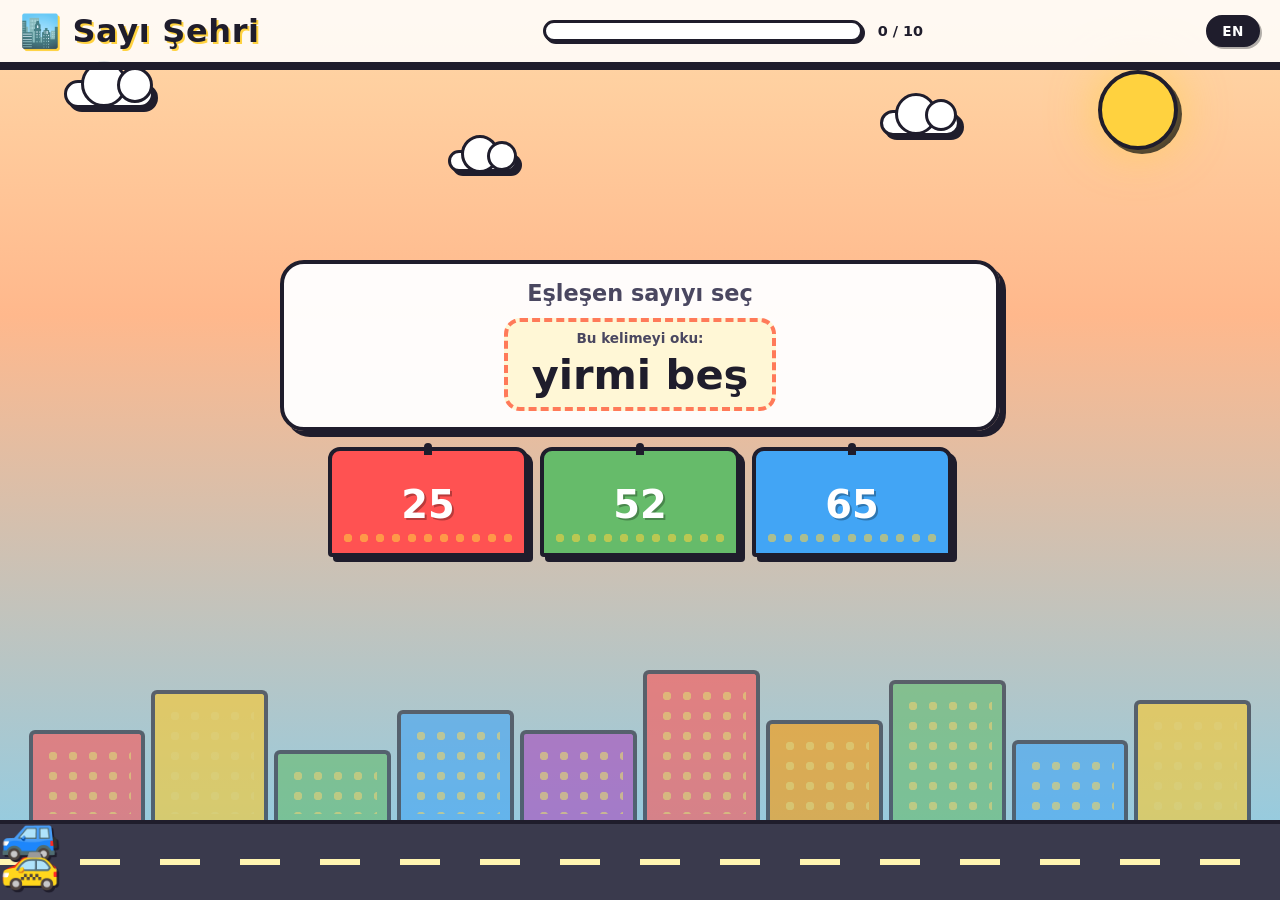
<file: games/number_city.html>
<!DOCTYPE html>
<html lang="tr">
<head>
<meta charset="UTF-8" />
<meta name="viewport" content="width=device-width,initial-scale=1.0,maximum-scale=1.0,user-scalable=no" />
<title>Sayı Şehri — Grade 2 Math Game</title>
<link rel="stylesheet" href="../shared/mf-design.css">
<style>
/* =========================================================================
   NUMBER CITY — game-specific styles only
   Target: MAT.2.1.1  Read & write numbers 0–100
   ========================================================================= */

/* -------- Main game area -------- */
main {
  position: relative;
  z-index: 2;
  flex: 1;
  display: flex;
  flex-direction: column;
  align-items: center;
  justify-content: center;
  gap: 1rem;
  padding: 1rem;
  padding-bottom: 110px;
  overflow-y: auto;
}

.question-area {
  background: rgba(255,255,255,0.96);
  border: 4px solid var(--ink);
  border-radius: 24px;
  padding: 1rem 1.5rem;
  box-shadow: 6px 6px 0 var(--ink);
  width: min(720px, 92vw);
  text-align: center;
}
.instruction {
  font-size: clamp(1rem, 2.5vw, 1.4rem);
  font-weight: 700;
  margin-bottom: 0.75rem;
  color: var(--ink-soft);
}
.question-display {
  font-weight: 900;
  display: flex;
  flex-direction: column;
  align-items: center;
  gap: 0.5rem;
  min-height: 90px;
}

/* -------- City-bg container -------- */
.city-bg {
  position: absolute;
  inset: 0;
  pointer-events: none;
  z-index: 0;
}

/* -------- Game-specific mobile tweaks -------- */
@media (max-width: 500px) {
  main { padding-bottom: 100px; gap: 0.75rem; }
  .choice-btn { min-height: 90px; flex: 1 1 100px; padding: 1.3rem 0.4rem 1rem; }
}
</style>
</head>
<body>
<div id="app">

  <!-- ============ Decorative city background ============ -->
  <div class="city-bg" aria-hidden="true">
    <div class="sun"></div>
    <div class="cloud cloud-1"></div>
    <div class="cloud cloud-2"></div>
    <div class="cloud cloud-3"></div>
    <div class="skyline">
      <div class="b"></div><div class="b"></div><div class="b"></div>
      <div class="b"></div><div class="b"></div><div class="b"></div>
      <div class="b"></div><div class="b"></div><div class="b"></div>
      <div class="b"></div>
    </div>
  </div>

  <!-- ============ Header & progress bar ============ -->
  <header>
    <div class="title" id="titleEl">🏙️ Sayı Şehri</div>
    <div class="progress-wrap" role="progressbar" aria-valuemin="0" aria-valuemax="10" aria-valuenow="0" id="progressBar">
      <div class="progress-track"><div class="progress-fill" id="progressFill"></div></div>
      <div class="progress-text" id="progressText">0 / 10</div>
    </div>
    <div class="header-end">
      <button class="lang-toggle" id="langToggleBtn" type="button">EN</button>
    </div>
  </header>

  <!-- ============ Main game area ============ -->
  <main>
    <section class="question-area" aria-live="polite">
      <div class="instruction" id="instruction"></div>
      <div class="question-display" id="questionDisplay"></div>
    </section>
    <section class="answer-area" id="answerArea" aria-label="Answer choices"></section>
    <div class="feedback" id="feedback" aria-live="polite"></div>
  </main>

  <!-- ============ Road with cars ============ -->
  <div class="road" aria-hidden="true">
    <div class="car car-1">🚗</div>
    <div class="car car-2">🚙</div>
    <div class="car car-3">🚕</div>
  </div>

  <!-- ============ Reward modal ============ -->
  <div class="reward-modal" id="rewardModal" hidden role="dialog" aria-modal="true" aria-labelledby="rewardTitle">
    <div class="confetti-layer" id="confettiLayer" aria-hidden="true"></div>
    <div class="reward-card">
      <h2 id="rewardTitle">🎉 Kazandın! 🎉</h2>
      <div class="reward-image-wrap" id="rewardImageWrap"></div>
      <p class="reward-msg" id="rewardMsg">Aferin, matematik yıldızı!</p>
      <button class="play-again" id="playAgainBtn" type="button">Tekrar Oyna</button>
    </div>
  </div>

</div>

<script src="../shared/mf-core.js"></script>
<script>
/* =========================================================================
   NUMBER CITY — game logic
   ========================================================================= */
(() => {
  'use strict';

  /* ---------- MF helpers aliased locally ---------- */
  const { rand, pick, shuffle, makeDistractors, turkishWord, renderBlocks,
          spawnConfetti, trapFocus, releaseFocus, loadRewards, chooseReward,
          mountReward } = MF;

  /* ---------- Config ---------- */
  const TARGET_PROGRESS = 10;
  const INCREMENT_RIGHT = 1;
  const DECREMENT_WRONG = 0;   // no backward progress — Grade 2 accessibility
  const FEEDBACK_DELAY  = 1100;

  /* ---------- i18n ---------- */
  const STRINGS = {
    en: {
      title:           '🏙️ Number City',
      blocksToNumeral: 'What number is this?',
      numeralToBlocks: 'Which picture shows this number?',
      wordToNumeral:   'Pick the matching number',
      numeralToWord:   'Pick the matching word',
      typeFromBlocks:  'Count the blocks and type the number',
      readThisWord:    'Read this word:',
      praises:         ['⭐ Great job!', '🎉 Awesome!', '✨ You got it!', '👏 Nice work!', '🚀 Math star!', '💪 Keep going!', '🌟 Brilliant!'],
      wrongMsg:        (ans) => `🙂 The answer was ${ans}. Try the next one!`,
      rewardTitle:     '🎉 You Won! 🎉',
      rewardMsg:       'Great job, math star!',
      playAgain:       'Play Again',
      rewardMissing:   '(reward image missing)',
      ariaAnswer:      (v) => `Answer: ${v}`,
      ariaPicture:     (v) => `Picture for number ${v}`,
      ariaTyped:       'Your typed answer',
      ariaDelete:      'Delete last digit',
      ariaSubmit:      'Submit answer',
      ariaDigit:       (k) => `Digit ${k}`,
      progressLabel:   'Progress',
      langToggle:      'TR',
    },
    tr: {
      title:           '🏙️ Sayı Şehri',
      blocksToNumeral: 'Bu kaç?',
      numeralToBlocks: 'Hangi resim bu sayıyı gösteriyor?',
      wordToNumeral:   'Eşleşen sayıyı seç',
      numeralToWord:   'Eşleşen kelimeyi seç',
      typeFromBlocks:  'Blokları say ve sayıyı yaz',
      readThisWord:    'Bu kelimeyi oku:',
      praises:         ['⭐ Harika!', '🎉 Süper!', '✨ Doğru!', '👏 Aferin!', '🚀 Matematik yıldızı!', '💪 Devam et!', '🌟 Muhteşem!'],
      wrongMsg:        (ans) => `🙂 Cevap ${ans} idi. Bir sonrakini dene!`,
      rewardTitle:     '🎉 Kazandın! 🎉',
      rewardMsg:       'Aferin, matematik yıldızı!',
      playAgain:       'Tekrar Oyna',
      rewardMissing:   '(ödül resmi eksik)',
      ariaAnswer:      (v) => `Cevap: ${v}`,
      ariaPicture:     (v) => `${v} sayısının resmi`,
      ariaTyped:       'Yazdığın cevap',
      ariaDelete:      'Son rakamı sil',
      ariaSubmit:      'Cevabı gönder',
      ariaDigit:       (k) => `Rakam ${k}`,
      progressLabel:   'İlerleme',
      langToggle:      'EN',
    },
  };

  /* ---------- Language state ---------- */
  let lang = localStorage.getItem('mf_lang') || 'tr';

  const S = (key, ...args) => {
    const val = STRINGS[lang][key];
    return typeof val === 'function' ? val(...args) : val;
  };

  function setLang(newLang) {
    lang = newLang;
    localStorage.setItem('mf_lang', lang);
    document.documentElement.lang = lang;
    applyStaticStrings();
    if (state.current) renderQuestion(state.current);
  }

  function applyStaticStrings() {
    $titleEl.textContent       = S('title');
    $rewardTitleEl.textContent = S('rewardTitle');
    $rewardMsgEl.textContent   = S('rewardMsg');
    $playAgainBtn.textContent  = S('playAgain');
    $langToggleBtn.textContent = S('langToggle');
    $progressBar.setAttribute('aria-label', S('progressLabel'));
    document.title = S('title').replace(/^🏙️\s*/, '') + ' — Grade 2 Math';
  }

  /* ---------- Rewards ---------- */
  const rewardStore = loadRewards();

  /* ---------- Question generators ---------- */

  function genBlocksToNumeral() {
    const answer = rand(0, 100);
    const choices = shuffle([answer, ...makeDistractors(answer, 2)]);
    return {
      instructionKey: 'blocksToNumeral',
      displayHtml: renderBlocks(answer),
      choices, answer, mode: 'multiple-choice', type: 'numeric',
    };
  }

  function genNumeralToBlocks() {
    const answer = rand(1, 100);
    const choices = shuffle([answer, ...makeDistractors(answer, 2)]);
    return {
      instructionKey: 'numeralToBlocks',
      displayHtml: '<div class="big-numeral">' + answer + '</div>',
      choices, answer, mode: 'multiple-choice', type: 'blocks',
    };
  }

  function genWordToNumeral() {
    const answer = rand(0, 100);
    const choices = shuffle([answer, ...makeDistractors(answer, 2)]);
    return {
      instructionKey: 'wordToNumeral',
      wordCardAnswer: answer,  // stored so renderQuestion can rebuild label in current lang
      displayHtml: null,       // rebuilt at render time
      choices, answer, mode: 'multiple-choice', type: 'numeric',
    };
  }

  function genNumeralToWord() {
    const answer = rand(0, 100);
    const choices = shuffle([answer, ...makeDistractors(answer, 2)]);
    return {
      instructionKey: 'numeralToWord',
      displayHtml: '<div class="big-numeral">' + answer + '</div>',
      choices, answer, mode: 'multiple-choice', type: 'word',
    };
  }

  function genTypeFromBlocks() {
    const answer = rand(1, 100);
    return {
      instructionKey: 'typeFromBlocks',
      displayHtml: renderBlocks(answer),
      answer, mode: 'numpad',
    };
  }

  const GENERATORS = [
    { fn: genBlocksToNumeral, weight: 28 },
    { fn: genNumeralToBlocks, weight: 20 },
    { fn: genWordToNumeral,   weight: 24 },
    { fn: genNumeralToWord,   weight: 16 },
    { fn: genTypeFromBlocks,  weight: 12 },
  ];

  function pickGenerator() {
    const total = GENERATORS.reduce((s, g) => s + g.weight, 0);
    let r = Math.random() * total;
    for (const g of GENERATORS) { r -= g.weight; if (r <= 0) return g.fn; }
    return GENERATORS[0].fn;
  }

  /* ---------- Game state ---------- */
  const state = {
    progress: 0,
    current: null,
    typedAnswer: '',
    locked: false,
  };

  /* ---------- DOM refs ---------- */
  const $titleEl         = document.getElementById('titleEl');
  const $instruction     = document.getElementById('instruction');
  const $questionDisplay = document.getElementById('questionDisplay');
  const $answerArea      = document.getElementById('answerArea');
  const $feedback        = document.getElementById('feedback');
  const $progressFill    = document.getElementById('progressFill');
  const $progressText    = document.getElementById('progressText');
  const $progressBar     = document.getElementById('progressBar');
  const $rewardModal     = document.getElementById('rewardModal');
  const $rewardImageWrap = document.getElementById('rewardImageWrap');
  const $rewardTitleEl   = document.getElementById('rewardTitle');
  const $rewardMsgEl     = document.getElementById('rewardMsg');
  const $confettiLayer   = document.getElementById('confettiLayer');
  const $playAgainBtn    = document.getElementById('playAgainBtn');
  const $langToggleBtn   = document.getElementById('langToggleBtn');

  /* ---------- Progress bar ---------- */
  function updateProgress() {
    const pct = (state.progress / TARGET_PROGRESS) * 100;
    $progressFill.style.width = pct + '%';
    $progressText.textContent = state.progress + ' / ' + TARGET_PROGRESS;
    $progressBar.setAttribute('aria-valuenow', String(state.progress));
  }

  /* ---------- Render a question ---------- */
  function renderQuestion(q) {
    $instruction.textContent = S(q.instructionKey);

    // Word-card questions rebuild HTML on every render so the label uses active language
    if (q.wordCardAnswer !== undefined) {
      q.displayHtml =
        '<div class="word-card">' +
          '<span class="word-label">' + S('readThisWord') + '</span>' +
          turkishWord(q.wordCardAnswer) +
        '</div>';
    }

    $questionDisplay.innerHTML = q.displayHtml;
    $feedback.textContent = '';
    $feedback.className = 'feedback';
    $answerArea.innerHTML = '';

    if (q.mode === 'multiple-choice') {
      q.choices.forEach((choice, idx) => {
        const btn = document.createElement('button');
        btn.className = 'choice-btn color-' + ((idx % 5) + 1);
        btn.type = 'button';
        btn.dataset.value = String(choice);

        if (q.type === 'numeric') {
          btn.textContent = String(choice);
          btn.setAttribute('aria-label', S('ariaAnswer', choice));
        } else if (q.type === 'word') {
          btn.textContent = turkishWord(choice);
          btn.style.fontSize = 'clamp(0.95rem, 2.4vw, 1.4rem)';
          btn.setAttribute('aria-label', S('ariaAnswer', turkishWord(choice)));
        } else if (q.type === 'blocks') {
          btn.classList.add('choice-blocks');
          btn.innerHTML = renderBlocks(choice);
          btn.setAttribute('aria-label', S('ariaPicture', choice));
        }
        btn.addEventListener('click', () => onChoiceClicked(btn, choice));
        $answerArea.appendChild(btn);
      });
    } else if (q.mode === 'numpad') {
      state.typedAnswer = '';
      const wrap = document.createElement('div');
      wrap.className = 'numpad-wrap';

      const display = document.createElement('div');
      display.className = 'typed-display empty';
      display.id = 'typedDisplay';
      display.textContent = '?';
      display.setAttribute('aria-label', S('ariaTyped'));
      wrap.appendChild(display);

      const pad = document.createElement('div');
      pad.className = 'numpad';
      ['1','2','3','4','5','6','7','8','9','⌫','0','✓'].forEach(k => {
        const b = document.createElement('button');
        b.type = 'button';
        b.textContent = k;
        if (k === '⌫')      { b.className = 'action'; b.setAttribute('aria-label', S('ariaDelete')); }
        else if (k === '✓') { b.className = 'submit'; b.setAttribute('aria-label', S('ariaSubmit')); }
        else                  b.setAttribute('aria-label', S('ariaDigit', k));
        b.addEventListener('click', () => onNumpadKey(k));
        pad.appendChild(b);
      });
      wrap.appendChild(pad);
      $answerArea.appendChild(wrap);
    }
  }

  function updateTypedDisplay() {
    const $td = document.getElementById('typedDisplay');
    if (!$td) return;
    if (state.typedAnswer === '') {
      $td.textContent = '?';
      $td.classList.add('empty');
    } else {
      $td.textContent = state.typedAnswer;
      $td.classList.remove('empty');
    }
  }

  /* ---------- Lock / unlock interactive elements ---------- */
  function setInteractionsDisabled(disabled) {
    $answerArea.querySelectorAll('button').forEach(b => { b.disabled = disabled; });
  }

  /* ---------- Input handlers ---------- */
  function onNumpadKey(k) {
    if (state.locked) return;
    if (k === '⌫') {
      state.typedAnswer = state.typedAnswer.slice(0, -1);
    } else if (k === '✓') {
      if (state.typedAnswer === '') return;
      submitAnswer(parseInt(state.typedAnswer, 10));
      return;
    } else {
      if (state.typedAnswer.length >= 3) return;
      const next = state.typedAnswer + k;
      const num  = parseInt(next, 10);
      if (num > 100) return;
      state.typedAnswer = String(num);
    }
    updateTypedDisplay();
  }

  function onChoiceClicked(btn, value) {
    if (state.locked) return;
    submitAnswer(value, btn);
  }

  /* ---------- Answer submission ---------- */
  function submitAnswer(value, btn) {
    state.locked = true;
    setInteractionsDisabled(true);
    const correct = value === state.current.answer;

    if (correct) {
      state.progress = Math.min(TARGET_PROGRESS, state.progress + INCREMENT_RIGHT);
      $feedback.textContent = pick(S('praises'));
      $feedback.className = 'feedback good';
      if (btn) btn.classList.add('correct-flash');
    } else {
      state.progress = Math.max(0, state.progress - DECREMENT_WRONG);
      $feedback.textContent = S('wrongMsg', state.current.answer);
      $feedback.className = 'feedback bad';
      if (btn) btn.classList.add('wrong-flash');
      if (state.current.mode === 'multiple-choice') {
        document.querySelectorAll('.choice-btn').forEach(b => {
          if (parseInt(b.dataset.value, 10) === state.current.answer) {
            b.classList.add('correct-flash');
          }
        });
      }
    }
    updateProgress();

    if (state.progress >= TARGET_PROGRESS) {
      setTimeout(showReward, 900);
    } else {
      setTimeout(nextQuestion, FEEDBACK_DELAY + (correct ? 0 : 700));
    }
  }

  /* ---------- Main loop ---------- */
  function nextQuestion() {
    state.locked = false;
    state.typedAnswer = '';
    const q = pickGenerator()();
    state.current = q;
    renderQuestion(q);
  }

  /* ---------- Reward ---------- */
  function showReward() {
    const reward = chooseReward(rewardStore.list);
    mountReward($rewardImageWrap, reward, S('rewardMissing'));
    spawnConfetti($confettiLayer);
    $rewardModal.hidden = false;
    $playAgainBtn.focus();
    trapFocus($rewardModal);
  }

  /* ---------- Restart ---------- */
  function resetGame() {
    releaseFocus($rewardModal);
    state.progress = 0;
    state.locked = false;
    state.typedAnswer = '';
    updateProgress();
    $rewardModal.hidden = true;
    $confettiLayer.innerHTML = '';
    nextQuestion();
  }

  /* ---------- Keyboard ---------- */
  document.addEventListener('keydown', (e) => {
    if (e.key === 'Escape' && !$rewardModal.hidden) { resetGame(); return; }
    if (state.locked || !state.current) return;

    if (state.current.mode === 'numpad') {
      if (/^[0-9]$/.test(e.key))     onNumpadKey(e.key);
      else if (e.key === 'Backspace') onNumpadKey('⌫');
      else if (e.key === 'Enter')     onNumpadKey('✓');
    } else if (state.current.mode === 'multiple-choice') {
      const idx = { a: 0, b: 1, c: 2 }[e.key.toLowerCase()];
      if (idx !== undefined) {
        const btns = $answerArea.querySelectorAll('.choice-btn');
        if (btns[idx] && !btns[idx].disabled) btns[idx].click();
      }
    }
  });

  /* ---------- Init ---------- */
  $playAgainBtn.addEventListener('click', resetGame);
  $langToggleBtn.addEventListener('click', () => setLang(lang === 'en' ? 'tr' : 'en'));

  document.documentElement.lang = lang;
  applyStaticStrings();
  updateProgress();
  nextQuestion();

})();
</script>
</body>
</html>
</file>
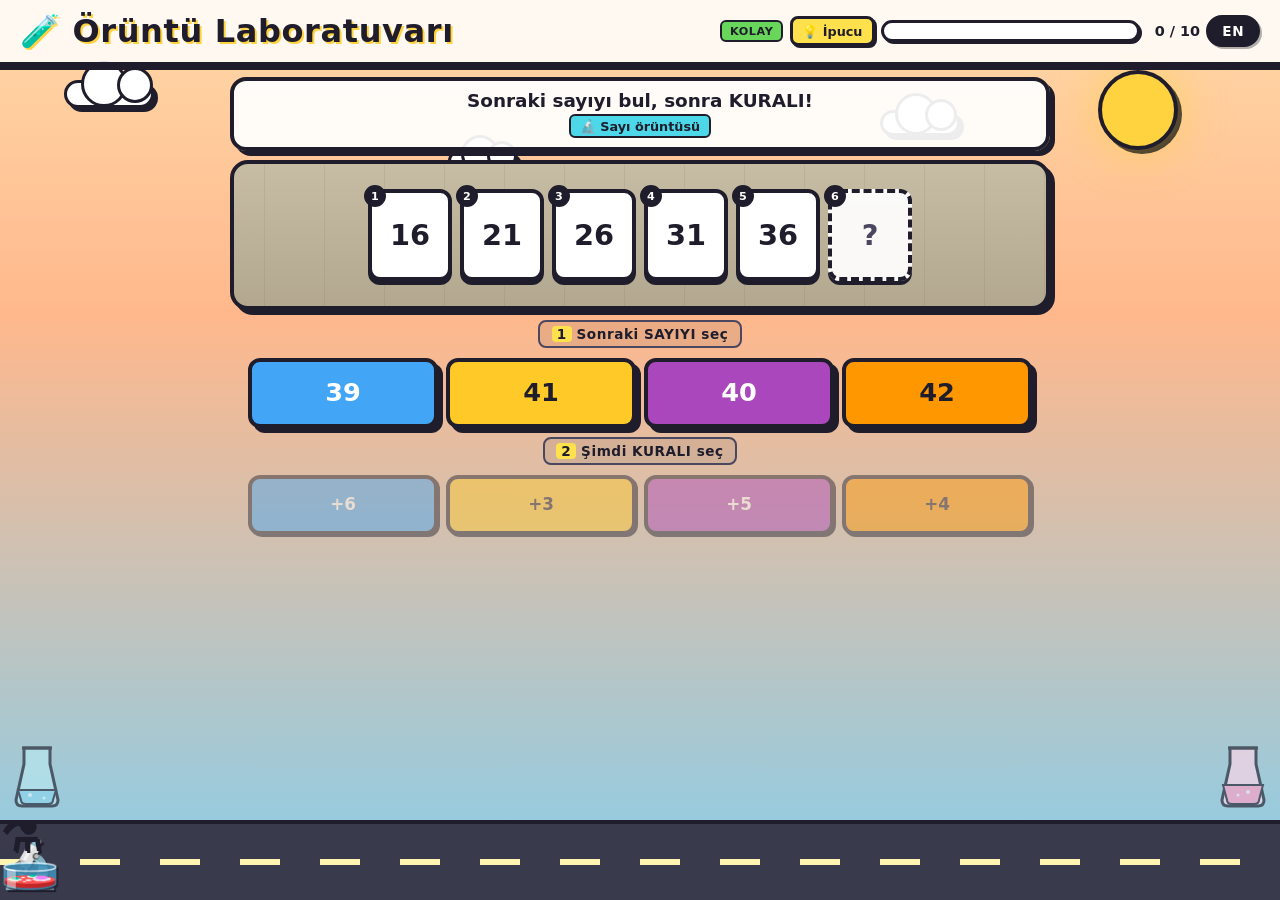
<file: games/pattern-lab.html>
<!DOCTYPE html>
<html lang="tr">
<head>
<meta charset="UTF-8" />
<meta name="viewport" content="width=device-width,initial-scale=1.0,maximum-scale=1.0,user-scalable=no" />
<title>Örüntü Laboratuvarı — 2. Sınıf Matematik</title>
<link rel="stylesheet" href="../shared/mf-design.css">
<style>
/* ============================================================
   Pattern Lab / Örüntü Laboratuvarı — Grade 2
   Target concept: number & shape pattern rules (MAT.2.1.5)
   Progressive difficulty: repeating → growing → mixed → triangular
   ============================================================ */

/* Lab-specific color vars */
:root {
  --lab-cyan:   #4cd8e8;
  --lab-pink:   #ff6fb4;
  --lab-yellow: #ffe14d;
  --lab-purple: #a47cff;
  --lab-orange: #ff9a40;
  --lab-green:  #67d65a;
  --lab-red:    #ff5757;
  --counter:    #c0b59a;
}

.ambient { position: absolute; inset: 0; pointer-events: none; z-index: 0; }

main {
  position: relative; z-index: 2; flex: 1;
  display: flex; flex-direction: column;
  align-items: center; gap: 0.6rem;
  padding: 0.7rem 0.75rem 100px;
  overflow-y: auto;
}

/* ---- Header extras ---- */
.header-end {
  flex: 1;
  max-width: 540px;
  display: flex;
  align-items: center;
  gap: 0.4rem;
}
/* Override shared --sun yellow badge with lab green for easy */
.difficulty-badge        { background: var(--lab-green); }
.difficulty-badge.medium { background: var(--lab-yellow); }
.difficulty-badge.hard   { background: var(--lab-red); color: #fff; }

.hint-btn {
  font-family: inherit;
  font-size: 0.8rem;
  font-weight: 900;
  padding: 0.3rem 0.6rem;
  background: var(--lab-yellow);
  color: var(--ink);
  border: 3px solid var(--ink);
  border-radius: 8px;
  box-shadow: 2px 2px 0 var(--ink);
  cursor: pointer;
  white-space: nowrap;
  flex-shrink: 0;
}
.hint-btn:active { transform: translate(2px, 2px); box-shadow: 0 0 0 var(--ink); }
.hint-btn:focus-visible { outline: 3px solid var(--sun); outline-offset: 2px; }
.hint-btn.active { background: var(--good); color: #fff; }

/* ---- Decorative beakers (positioned above road strip) ---- */
.beaker-decor {
  position: absolute;
  bottom: 90px;
  width: 50px; height: 70px;
  pointer-events: none;
  z-index: 1;
  opacity: 0.65;
}
.beaker-decor.left  { left: 12px; }
.beaker-decor.right { right: 12px; transform: scaleX(-1); }

/* ---- Prompt card ---- */
.prompt-card {
  width: min(820px, 96vw);
  background: rgba(255,255,255,0.92);
  border: 4px solid var(--ink);
  border-radius: 16px;
  padding: 0.55rem 1rem;
  box-shadow: 5px 5px 0 var(--ink);
  text-align: center;
}
.instruction {
  font-size: clamp(0.9rem, 2.3vw, 1.15rem);
  font-weight: 800;
  color: var(--ink);
}
.pattern-tag {
  display: inline-flex;
  align-items: center;
  gap: 0.3rem;
  font-size: 0.8rem;
  font-weight: 900;
  padding: 0.15rem 0.55rem;
  margin-top: 0.2rem;
  border: 2px solid var(--ink);
  border-radius: 6px;
  background: var(--lab-cyan);
  color: var(--ink);
}

/* ---- Experiment table (lab bench) ---- */
.experiment-table {
  width: min(820px, 96vw);
  background: linear-gradient(180deg, rgba(255,255,255,0.1) 0%, rgba(0,0,0,0.07) 100%),
              var(--counter);
  border: 4px solid var(--ink);
  border-radius: 18px;
  padding: 1rem 0.75rem;
  box-shadow: 5px 5px 0 var(--ink);
  position: relative;
  overflow: hidden;
}
/* Wood-grain hint */
.experiment-table::before {
  content: "";
  position: absolute; inset: 0;
  background: repeating-linear-gradient(
    90deg,
    transparent 0 30px,
    rgba(110,99,71,0.12) 30px 31px,
    transparent 31px 60px
  );
  pointer-events: none;
}
.pattern-row {
  position: relative; z-index: 2;
  display: flex;
  align-items: center;
  justify-content: center;
  gap: 0.5rem;
  flex-wrap: wrap;
  min-height: 110px;
}

/* ---- Term card ---- */
.term {
  position: relative;
  min-width: 84px; min-height: 92px;
  display: flex; flex-direction: column;
  align-items: center; justify-content: center;
  padding: 0.4rem 0.5rem;
  background: #fff;
  border: 4px solid var(--ink);
  border-radius: 12px;
  box-shadow: 0 4px 0 var(--ink);
  font-weight: 900;
  font-size: clamp(1.3rem, 3.6vw, 1.8rem);
  color: var(--ink);
  animation: termPop 0.4s cubic-bezier(.34,1.56,.64,1);
}
@keyframes termPop {
  0%   { transform: scale(0.3); opacity: 0; }
  60%  { transform: scale(1.1); opacity: 1; }
  100% { transform: scale(1); }
}
.term.unknown {
  background: rgba(255,255,255,0.92);
  border-style: dashed;
  color: var(--ink-soft);
  animation: termPulse 1.6s ease-in-out infinite;
}
@keyframes termPulse {
  0%, 100% { transform: scale(1);    box-shadow: 0 4px 0 var(--ink), 0 0 0 rgba(255,210,63,0); }
  50%      { transform: scale(1.05); box-shadow: 0 4px 0 var(--ink), 0 0 18px rgba(255,210,63,0.6); }
}
.term-index {
  position: absolute;
  top: -8px; left: -8px;
  width: 22px; height: 22px;
  display: flex; align-items: center; justify-content: center;
  background: var(--ink);
  color: #fff;
  font-size: 0.7rem; font-weight: 900;
  border: 2px solid var(--ink);
  border-radius: 50%;
}
.shape-display {
  display: flex; align-items: center; justify-content: center;
  width: 100%; height: 60px;
}
.shape-display svg { display: block; max-width: 100%; max-height: 100%; }
.term-count {
  margin-top: 0.2rem;
  font-size: 0.85rem; font-weight: 900;
  color: var(--ink-soft);
}
.term.correct-flash { animation: correctPulse 0.6s ease; background: var(--good) !important; color: #fff; }
.term.wrong-flash   { animation: wrongShake  0.5s ease; background: var(--bad)  !important; color: #fff; }

/* Delta arrows (shown after wrong answer) */
.delta-arrow {
  position: relative; z-index: 3;
  display: inline-flex; flex-direction: column;
  align-items: center;
  min-width: 30px;
  color: var(--bad);
  font-weight: 900; font-size: 0.85rem;
  opacity: 0;
  animation: deltaAppear 0.4s ease forwards;
}
.delta-arrow.show { opacity: 1; }
@keyframes deltaAppear { to { opacity: 1; } }
.delta-arrow .symbol { font-size: 1.1rem; line-height: 1; }
.delta-arrow .value {
  font-size: 0.75rem; padding: 1px 4px;
  background: #fff; border: 2px solid var(--bad); border-radius: 4px;
}

/* ---- Step area ---- */
.step-area {
  width: min(820px, 96vw);
  display: flex; flex-direction: column;
  gap: 0.6rem; align-items: center;
}
.step-label {
  font-size: 0.85rem; font-weight: 900;
  color: var(--ink);
  background: rgba(0,0,0,0.07);
  padding: 0.25rem 0.7rem;
  border-radius: 8px;
  border: 2px solid var(--ink-soft);
  letter-spacing: 0.04em;
  display: inline-flex; align-items: center; gap: 0.3rem;
}
.step-label .step-num {
  background: var(--lab-yellow);
  color: var(--ink);
  font-weight: 900;
  padding: 0 5px;
  border-radius: 4px;
}
.step-label.done { background: rgba(76,175,80,0.15); border-color: var(--good); }
.step-label.done .step-num { background: var(--good); color: #fff; }

/* ---- Multiple-choice rows ---- */
.mc-row {
  display: flex; gap: 0.5rem;
  justify-content: center; flex-wrap: wrap;
  width: 100%;
}
.mc-btn {
  flex: 1 1 110px; max-width: 190px;
  min-height: 70px;
  font-family: inherit;
  font-size: clamp(1.1rem, 3.2vw, 1.6rem);
  font-weight: 900;
  border: 4px solid var(--ink);
  border-radius: 12px;
  background: #fff; color: var(--ink);
  cursor: pointer;
  box-shadow: 5px 5px 0 var(--ink);
  transition: transform 0.12s ease, box-shadow 0.12s ease;
  padding: 0.5rem 0.7rem;
  line-height: 1.15;
}
.mc-btn:nth-child(1) { background: var(--b4); color: #fff; }
.mc-btn:nth-child(2) { background: var(--b2); color: var(--ink); }
.mc-btn:nth-child(3) { background: var(--b5); color: #fff; }
.mc-btn:nth-child(4) { background: var(--b6); color: var(--ink); }
.mc-btn:hover  { transform: translate(-2px, -2px); box-shadow: 7px 7px 0 var(--ink); }
.mc-btn:active { transform: translate(2px, 2px);   box-shadow: 2px 2px 0 var(--ink); }
.mc-btn:focus-visible { outline: 3px solid var(--sun); outline-offset: 2px; }
.mc-btn.correct-flash { animation: correctPulse 0.6s ease; background: var(--good) !important; color: #fff; }
.mc-btn.wrong-flash   { animation: wrongShake  0.5s ease; background: var(--bad)  !important; color: #fff; }
.mc-btn[disabled] { opacity: 0.45; cursor: not-allowed; box-shadow: 2px 2px 0 var(--ink); transform: none; }

.mc-btn.shape-choice { padding: 0.4rem; min-height: 90px; }
.mc-btn.shape-choice .shape-display { height: 55px; }
.mc-btn.shape-choice .shape-label { font-size: 0.8rem; margin-top: 0.2rem; opacity: 0.85; }
.mc-btn.rule-choice {
  font-size: clamp(0.85rem, 2.2vw, 1.05rem);
  line-height: 1.25; padding: 0.6rem 0.5rem; min-height: 60px;
}

/* ---- Feedback wrap ---- */
.feedback-wrap {
  width: min(820px, 96vw);
  display: flex; flex-direction: column;
  align-items: center; gap: 0.3rem;
}
.rule-reveal {
  display: none;
  font-size: 0.95rem; font-weight: 800;
  color: var(--ink);
  background: var(--lab-yellow);
  border: 3px solid var(--ink);
  border-radius: 10px;
  padding: 0.4rem 0.9rem;
  box-shadow: 3px 3px 0 var(--ink);
  max-width: 90%; text-align: center;
}
.rule-reveal.show { display: inline-block; animation: bounceIn 0.4s ease; }
.rule-reveal .label { color: var(--ink-soft); font-weight: 700; margin-right: 0.3rem; }

/* ---- Mobile ---- */
@media (max-width: 560px) {
  .term { min-width: 64px; min-height: 76px; font-size: 1.1rem; padding: 0.3rem; }
  .shape-display { height: 46px; }
  .term-index { width: 18px; height: 18px; font-size: 0.6rem; top: -6px; left: -6px; }
  .beaker-decor { display: none; }
  .header-end { max-width: none; }
}
</style>
</head>
<body>
<div id="app">

  <!-- Decorative lab beakers -->
  <svg class="beaker-decor left" viewBox="0 0 50 70" aria-hidden="true">
    <path d="M 12 8 L 12 24 L 4 60 Q 4 66 10 66 L 40 66 Q 46 66 46 60 L 38 24 L 38 8 Z"
          fill="#b8e8f0" stroke="#1f1d2c" stroke-width="3"/>
    <path d="M 6 50 L 44 50 L 41 60 Q 41 64 36 64 L 14 64 Q 9 64 9 60 Z"
          fill="#8cd6ee" stroke="#1f1d2c" stroke-width="2"/>
    <circle cx="18" cy="55" r="2" fill="#fff" opacity="0.8"/>
    <circle cx="32" cy="58" r="1.5" fill="#fff" opacity="0.8"/>
    <line x1="10" y1="8" x2="40" y2="8" stroke="#1f1d2c" stroke-width="3"/>
  </svg>
  <svg class="beaker-decor right" viewBox="0 0 50 70" aria-hidden="true">
    <path d="M 12 8 L 12 24 L 4 60 Q 4 66 10 66 L 40 66 Q 46 66 46 60 L 38 24 L 38 8 Z"
          fill="#ffd6e8" stroke="#1f1d2c" stroke-width="3"/>
    <path d="M 5 45 L 45 45 L 41 60 Q 41 64 36 64 L 14 64 Q 9 64 9 60 Z"
          fill="#ff9ec5" stroke="#1f1d2c" stroke-width="2"/>
    <circle cx="20" cy="52" r="2" fill="#fff" opacity="0.8"/>
    <circle cx="30" cy="55" r="1.5" fill="#fff" opacity="0.8"/>
    <line x1="10" y1="8" x2="40" y2="8" stroke="#1f1d2c" stroke-width="3"/>
  </svg>

  <!-- Ambient background layers -->
  <div class="ambient" aria-hidden="true">
    <div class="sun"></div>
    <div class="cloud cloud-1"></div>
    <div class="cloud cloud-2"></div>
    <div class="cloud cloud-3"></div>
  </div>
  <div class="road" aria-hidden="true">
    <div class="car car-1">🔬</div>
    <div class="car car-2">⚗️</div>
    <div class="car car-3">🧫</div>
  </div>

  <!-- Header -->
  <header>
    <div class="title" id="titleEl">🧪 Örüntü Laboratuvarı</div>
    <div class="header-end">
      <span class="difficulty-badge" id="difficultyBadge">Kolay</span>
      <button class="hint-btn" id="hintBtn" type="button" aria-pressed="false">💡 İpucu</button>
      <div class="progress-wrap" role="progressbar"
           aria-valuemin="0" aria-valuemax="10" aria-valuenow="0"
           aria-label="İlerleme" id="progressBar">
        <div class="progress-track"><div class="progress-fill" id="progressFill"></div></div>
        <div class="progress-text" id="progressText">0 / 10</div>
      </div>
      <button class="lang-toggle" id="langToggleBtn" type="button">EN</button>
    </div>
  </header>

  <!-- Main game area -->
  <main>

    <!-- Prompt -->
    <section class="prompt-card">
      <div class="instruction" id="instruction"></div>
      <div id="patternTagWrap"></div>
    </section>

    <!-- Experiment table -->
    <section class="experiment-table">
      <div class="pattern-row" id="patternRow"></div>
    </section>

    <!-- Two-step answer area -->
    <div class="step-area" id="stepArea">
      <div class="step-label" id="step1Label" hidden>
        <span class="step-num">1</span>
        <span id="step1Text"></span>
      </div>
      <div class="mc-row" id="mcRow1" hidden></div>

      <div class="step-label" id="step2Label" hidden>
        <span class="step-num">2</span>
        <span id="step2Text"></span>
      </div>
      <div class="mc-row" id="mcRow2" hidden></div>
    </div>

    <!-- Feedback -->
    <div class="feedback-wrap">
      <div class="feedback" id="feedback" aria-live="polite"></div>
      <div class="rule-reveal" id="ruleReveal"></div>
    </div>

  </main>

  <!-- Reward modal -->
  <div class="reward-modal" id="rewardModal" hidden
       role="dialog" aria-modal="true" aria-labelledby="rewardTitle">
    <div class="confetti-layer" id="confettiLayer" aria-hidden="true"></div>
    <div class="reward-card">
      <h2 id="rewardTitle">🧪 Lab Keşfi! 🎉</h2>
      <div class="reward-image-wrap" id="rewardImageWrap"></div>
      <p class="reward-msg" id="rewardMsg">Harika örüntü keşfi, genç bilim insanı!</p>
      <button class="play-again" id="playAgainBtn" type="button">Tekrar Oyna</button>
    </div>
  </div>

</div>
<script src="../shared/mf-core.js"></script>
<script>
(() => {
  'use strict';

  const { rand, pick, shuffle, loadRewards, chooseReward, mountReward,
          spawnConfetti, trapFocus, releaseFocus } = MF;

  /* ---------- Config ---------- */
  const TARGET_PROGRESS = 10;
  const INCREMENT_RIGHT = 1;
  const DECREMENT_WRONG = 1;
  const FEEDBACK_DELAY  = 1300;
  const DIFFICULTY = { medium: 3, hard: 6 };

  /* ---------- Bilingual strings ---------- */
  const STRINGS = {
    en: {
      title:        '🧪 Pattern Lab',
      langToggle:   'TR',
      progressAria: 'Progress',
      diffEasy:     'Easy',
      diffMedium:   'Medium',
      diffHard:     'Hard',
      hintBtn:      '💡 Hint',
      hintBtnAria:  'Show hint',

      instrRepeating:  'Find the next shape, then the RULE!',
      instrArithmetic: 'Find the next number, then the RULE!',
      instrGrowing:    'How many shapes come next? Then pick the RULE!',
      instrMixed:      '🔥 TRICKY! Two operations alternate. Find next + the rule.',
      instrTriangular: '🔥 TRICKY! The difference itself GROWS. Find next + the rule.',
      instrGrowingTri: '🔥 TRICKY! Look at the growing triangle. Find next + the rule.',

      tagRepeating:  (rule) => `Repeating shapes (${rule})`,
      tagArithmetic: 'Number pattern',
      tagGrowing:    'Growing shapes',
      tagMixed:      'Mixed operations',
      tagTriangular: 'Growing difference',
      tagGrowingTri: 'Triangular numbers',

      step1Shape:  'Pick the next SHAPE',
      step1Count:  'How many shapes come next?',
      step1Number: 'Pick the next NUMBER',
      step2:       'Now pick the RULE',

      shape_circle:   'circle',
      shape_square:   'square',
      shape_triangle: 'triangle',
      shape_diamond:  'diamond',
      shape_star:     'star',

      ruleLabel:     'Rule:',
      hintLookAt:    '💡 Look at the differences between terms.',
      hintRepeating: ()    => '💡 Hint: count the period — how often does a shape repeat?',
      hintArithmetic:(q)   => `💡 Hint: ${q.sequence[0]} → ${q.sequence[1]} is +${q.step}. Same for all?`,
      hintGrowing:   (q)   => `💡 Hint: ${q.counts[0]} → ${q.counts[1]} is +${q.step} shapes. Same for all?`,
      hintMixed:     (q)   => { const d1=q.sequence[1]-q.sequence[0],d2=q.sequence[2]-q.sequence[1]; return `💡 Hint: ${q.sequence[0]} → ${q.sequence[1]} is +${d1}, then +${d2}. The jumps alternate.`; },
      hintTriangular:(q)   => { const arr=q.sequence||q.counts; const ds=arr.slice(1).map((v,i)=>v-arr[i]).join(', '); return `💡 Hint: the jumps are ${ds} — they grow by 1 each time.`; },

      explainRepeating:  (period, rule) => `The pattern repeats every ${period} shapes: ${rule}`,
      explainArithmetic: (step)         => `Add ${step} each time (+${step})`,
      explainGrowing:    (step)         => `Each step adds ${step} shape${step>1?'s':''} (+${step})`,
      explainMixed:      (op1, op2)     => `The rule alternates: +${op1}, then +${op2}, then +${op1}...`,
      explainTriangular: (diffs, nd)    => `Differences are ${diffs}, then ${nd}. The jump gets bigger by 1.`,
      explainGrowingTri: (nd)           => `1, 3, 6, 10, 15... each step adds one more. Next jump is +${nd}.`,

      praises: ['🧪 Discovery! Pattern solved!','⭐ Lab champion!','✨ Both parts — nailed it!',
                '🔬 You spotted the rule!','⚗️ Pattern detective!','👏 Brilliant scientist!','🌟 Formula found!'],
      wrongMissedTerm: (rule) => `🧪 You missed the next term. The rule was: ${rule}`,
      wrongRule:       (rule) => `🧪 The rule was: ${rule}`,

      rewardTitle:   '🧪 Lab Discovery! 🎉',
      rewardMsg:     'Amazing pattern detection, young scientist!',
      playAgain:     'Play Again',
      rewardMissing: '(reward image missing)',
    },
    tr: {
      title:        '🧪 Örüntü Laboratuvarı',
      langToggle:   'EN',
      progressAria: 'İlerleme',
      diffEasy:     'Kolay',
      diffMedium:   'Orta',
      diffHard:     'Zor',
      hintBtn:      '💡 İpucu',
      hintBtnAria:  'İpucu göster',

      instrRepeating:  'Sonraki şekli bul, sonra KURALI!',
      instrArithmetic: 'Sonraki sayıyı bul, sonra KURALI!',
      instrGrowing:    'Sırada kaç şekil var? KURALI seç!',
      instrMixed:      '🔥 ZOR! İki işlem dönüşümlü. Sonrakini ve kuralı bul.',
      instrTriangular: '🔥 ZOR! Farkın kendisi BÜYÜYOR. Sonrakini ve kuralı bul.',
      instrGrowingTri: '🔥 ZOR! Büyüyen üçgene bak. Sonrakini ve kuralı bul.',

      tagRepeating:  (rule) => `Tekrarlayan şekiller (${rule})`,
      tagArithmetic: 'Sayı örüntüsü',
      tagGrowing:    'Büyüyen şekiller',
      tagMixed:      'Karma işlemler',
      tagTriangular: 'Büyüyen fark',
      tagGrowingTri: 'Üçgensel sayılar',

      step1Shape:  'Sonraki ŞEKLİ seç',
      step1Count:  'Sırada kaç şekil var?',
      step1Number: 'Sonraki SAYIYI seç',
      step2:       'Şimdi KURALI seç',

      shape_circle:   'daire',
      shape_square:   'kare',
      shape_triangle: 'üçgen',
      shape_diamond:  'baklava',
      shape_star:     'yıldız',

      ruleLabel:     'Kural:',
      hintLookAt:    '💡 Terimler arasındaki farklara bak.',
      hintRepeating: ()    => '💡 İpucu: periyodu say — bir şekil kaç adımda bir tekrar ediyor?',
      hintArithmetic:(q)   => `💡 İpucu: ${q.sequence[0]} → ${q.sequence[1]} = +${q.step}. Hepsi aynı mı?`,
      hintGrowing:   (q)   => `💡 İpucu: ${q.counts[0]} → ${q.counts[1]} = +${q.step} şekil. Hepsi aynı mı?`,
      hintMixed:     (q)   => { const d1=q.sequence[1]-q.sequence[0],d2=q.sequence[2]-q.sequence[1]; return `💡 İpucu: ${q.sequence[0]} → ${q.sequence[1]} = +${d1}, sonra +${d2}. Dönüşümlü.`; },
      hintTriangular:(q)   => { const arr=q.sequence||q.counts; const ds=arr.slice(1).map((v,i)=>v-arr[i]).join(', '); return `💡 İpucu: Atlayışlar: ${ds} — her seferinde 1 büyüyor.`; },

      explainRepeating:  (period, rule) => `Örüntü her ${period} şekilde bir tekrarlanır: ${rule}`,
      explainArithmetic: (step)         => `Her seferinde ${step} ekle (+${step})`,
      explainGrowing:    (step)         => `Her adımda ${step} şekil eklenir (+${step})`,
      explainMixed:      (op1, op2)     => `Kural dönüşümlü: +${op1}, sonra +${op2}, sonra +${op1}...`,
      explainTriangular: (diffs, nd)    => `Farklar: ${diffs}, sonra ${nd}. Her seferinde 1 büyüyor.`,
      explainGrowingTri: (nd)           => `1, 3, 6, 10, 15... her adım bir fazla. Sıradaki atlayış +${nd}.`,

      praises: ['🧪 Keşfedildi! Örüntü çözüldü!','⭐ Lab şampiyonu!','✨ Her iki adım — mükemmel!',
                '🔬 Kuralı buldun!','⚗️ Örüntü dedektifi!','👏 Harika bilim insanı!','🌟 Formül bulundu!'],
      wrongMissedTerm: (rule) => `🧪 Sonraki terimi kaçırdın. Kural: ${rule}`,
      wrongRule:       (rule) => `🧪 Kural şuydu: ${rule}`,

      rewardTitle:   '🧪 Lab Keşfi! 🎉',
      rewardMsg:     'Harika örüntü keşfi, genç bilim insanı!',
      playAgain:     'Tekrar Oyna',
      rewardMissing: '(ödül resmi eksik)',
    },
  };

  /* ---------- i18n ---------- */
  let lang = localStorage.getItem('mf_lang') || 'tr';
  const S = (k, ...a) => {
    const v = STRINGS[lang][k];
    return typeof v === 'function' ? v(...a) : v;
  };

  const rewardStore = loadRewards();

  /* ---------- DOM refs ---------- */
  const $titleEl       = document.getElementById('titleEl');
  const $instruction   = document.getElementById('instruction');
  const $patternTagWrap= document.getElementById('patternTagWrap');
  const $patternRow    = document.getElementById('patternRow');
  const $step1Label    = document.getElementById('step1Label');
  const $step1Text     = document.getElementById('step1Text');
  const $step2Label    = document.getElementById('step2Label');
  const $step2Text     = document.getElementById('step2Text');
  const $mcRow1        = document.getElementById('mcRow1');
  const $mcRow2        = document.getElementById('mcRow2');
  const $feedback      = document.getElementById('feedback');
  const $ruleReveal    = document.getElementById('ruleReveal');
  const $hintBtn       = document.getElementById('hintBtn');
  const $progressFill  = document.getElementById('progressFill');
  const $progressText  = document.getElementById('progressText');
  const $progressBar   = document.getElementById('progressBar');
  const $diffBadge     = document.getElementById('difficultyBadge');
  const $rewardModal   = document.getElementById('rewardModal');
  const $rewardTitle   = document.getElementById('rewardTitle');
  const $rewardMsg     = document.getElementById('rewardMsg');
  const $rewardImgWrap = document.getElementById('rewardImageWrap');
  const $confetti      = document.getElementById('confettiLayer');
  const $playAgainBtn  = document.getElementById('playAgainBtn');
  const $langToggleBtn = document.getElementById('langToggleBtn');

  /* ---------- Apply static strings ---------- */
  function applyStaticStrings() {
    document.documentElement.lang = lang;
    document.title = lang === 'tr'
      ? 'Örüntü Laboratuvarı — 2. Sınıf Matematik'
      : 'Pattern Lab — Grade 2 Math';
    $titleEl.textContent       = S('title');
    $langToggleBtn.textContent = S('langToggle');
    $hintBtn.textContent       = S('hintBtn');
    $hintBtn.setAttribute('aria-label', S('hintBtnAria'));
    $rewardTitle.textContent   = S('rewardTitle');
    $rewardMsg.textContent     = S('rewardMsg');
    $playAgainBtn.textContent  = S('playAgain');
    $progressBar.setAttribute('aria-label', S('progressAria'));
    updateDiffBadge();
  }

  function setLang(next) {
    lang = next;
    localStorage.setItem('mf_lang', lang);
    applyStaticStrings();
    if (state.current) {
      const s1done    = state.step1Done;
      const s1correct = state.step1Correct;
      renderQuestion(state.current);
      if (s1done) {
        state.step1Done    = true;
        state.step1Correct = s1correct;
        [...$mcRow1.querySelectorAll('.mc-btn')].forEach(b => { b.disabled = true; });
        [...$mcRow2.querySelectorAll('.mc-btn')].forEach(b => { b.disabled = false; });
        if (s1correct) $step1Label.classList.add('done');
      }
    }
  }

  /* ---------- Progress / difficulty ---------- */
  function updateDiffBadge() {
    const p = state.progress;
    let text, cls;
    if (p < DIFFICULTY.medium)    { text = S('diffEasy');   cls = ''; }
    else if (p < DIFFICULTY.hard) { text = S('diffMedium'); cls = 'medium'; }
    else                          { text = S('diffHard');   cls = 'hard'; }
    $diffBadge.textContent = text;
    $diffBadge.className   = 'difficulty-badge ' + cls;
  }

  function updateProgress() {
    const pct = (state.progress / TARGET_PROGRESS) * 100;
    $progressFill.style.width = pct + '%';
    $progressText.textContent = state.progress + ' / ' + TARGET_PROGRESS;
    $progressBar.setAttribute('aria-valuenow', String(state.progress));
    updateDiffBadge();
  }

  /* ---------- Game state ---------- */
  const state = {
    progress:     0,
    current:      null,
    locked:       false,
    step1Done:    false,
    step1Correct: null,
    hintOn:       false,
  };

  /* =====================================================
     SHAPE RENDERERS
     ===================================================== */
  const SHAPE_TOKENS = {
    circle:   { color: 'var(--lab-cyan)' },
    square:   { color: 'var(--lab-yellow)' },
    triangle: { color: 'var(--lab-pink)' },
    diamond:  { color: 'var(--lab-purple)' },
    star:     { color: 'var(--lab-orange)' },
  };
  const SHAPE_NAMES = Object.keys(SHAPE_TOKENS);

  function svgForToken(token, size = 40) {
    const c = SHAPE_TOKENS[token].color;
    const s = size, cx = s / 2, cy = s / 2;
    switch (token) {
      case 'circle':
        return `<svg viewBox="0 0 ${s} ${s}" width="${s}" height="${s}"><circle cx="${cx}" cy="${cy}" r="${s*0.38}" fill="${c}" stroke="#1f1d2c" stroke-width="3"/></svg>`;
      case 'square':
        return `<svg viewBox="0 0 ${s} ${s}" width="${s}" height="${s}"><rect x="${s*0.16}" y="${s*0.16}" width="${s*0.68}" height="${s*0.68}" fill="${c}" stroke="#1f1d2c" stroke-width="3" rx="3"/></svg>`;
      case 'triangle':
        return `<svg viewBox="0 0 ${s} ${s}" width="${s}" height="${s}"><polygon points="${cx},${s*0.14} ${s*0.85},${s*0.85} ${s*0.15},${s*0.85}" fill="${c}" stroke="#1f1d2c" stroke-width="3" stroke-linejoin="round"/></svg>`;
      case 'diamond':
        return `<svg viewBox="0 0 ${s} ${s}" width="${s}" height="${s}"><polygon points="${cx},${s*0.12} ${s*0.85},${cy} ${cx},${s*0.88} ${s*0.15},${cy}" fill="${c}" stroke="#1f1d2c" stroke-width="3" stroke-linejoin="round"/></svg>`;
      case 'star':
        return `<svg viewBox="0 0 ${s} ${s}" width="${s}" height="${s}"><polygon points="${cx},${s*0.1} ${cx+s*0.11},${cy-s*0.04} ${cx+s*0.32},${cy-s*0.04} ${cx+s*0.15},${cy+s*0.1} ${cx+s*0.21},${cy+s*0.32} ${cx},${cy+s*0.18} ${cx-s*0.21},${cy+s*0.32} ${cx-s*0.15},${cy+s*0.1} ${cx-s*0.32},${cy-s*0.04} ${cx-s*0.11},${cy-s*0.04}" fill="${c}" stroke="#1f1d2c" stroke-width="2" stroke-linejoin="round"/></svg>`;
    }
    return '';
  }

  function svgForGrowingShape(count, mode) {
    const cellSize = 12, padding = 4;
    let cells = [];
    if (mode === 'row') {
      for (let i = 0; i < count; i++) cells.push({ x: i, y: 0 });
    } else if (mode === 'square') {
      for (let i = 0; i < count; i++) cells.push({ x: i % 5, y: Math.floor(i / 5) });
    } else if (mode === 'triangle') {
      let placed = 0, row = 0;
      while (placed < count) {
        for (let i = 0; i < row + 1 && placed < count; i++) {
          cells.push({ x: i + (3 - row / 2), y: row }); placed++;
        }
        row++;
      }
    } else if (mode === 'L') {
      cells.push({ x: 0, y: 0 });
      let remaining = count - 1, i = 1;
      while (remaining > 0) {
        cells.push(i % 2 === 1 ? { x: 0, y: -Math.ceil(i / 2) } : { x: Math.ceil(i / 2), y: 0 });
        remaining--; i++;
      }
    }
    if (!cells.length) return '';
    const xs = cells.map(c => c.x), ys = cells.map(c => c.y);
    const minX = Math.min(...xs), minY = Math.min(...ys);
    const maxX = Math.max(...xs), maxY = Math.max(...ys);
    const w = (maxX - minX + 1) * cellSize + padding * 2;
    const h = (maxY - minY + 1) * cellSize + padding * 2;
    const color = mode === 'square' ? 'var(--lab-yellow)'
                : mode === 'triangle' ? 'var(--lab-pink)'
                : mode === 'L' ? 'var(--lab-purple)'
                : 'var(--lab-cyan)';
    let svg = `<svg viewBox="0 0 ${w} ${h}" width="${w}" height="${h}">`;
    for (const c of cells) {
      const x = (c.x - minX) * cellSize + padding;
      const y = (c.y - minY) * cellSize + padding;
      if (mode === 'square')
        svg += `<rect x="${x}" y="${y}" width="${cellSize-2}" height="${cellSize-2}" fill="${color}" stroke="#1f1d2c" stroke-width="1.5" rx="1.5"/>`;
      else
        svg += `<circle cx="${x+cellSize/2}" cy="${y+cellSize/2}" r="${cellSize/2-1.5}" fill="${color}" stroke="#1f1d2c" stroke-width="1.5"/>`;
    }
    svg += '</svg>';
    return svg;
  }

  /* =====================================================
     QUESTION GENERATORS
     Each generator returns:
       instrKey, step1LabelKey, tagKey, tagParams[],
       ruleExplainKey, ruleExplainParams[],
       ruleChoiceObjs[{ id, en, tr }], correctRuleId
     ===================================================== */

  function nextNumberDistractors(correct, seq, step) {
    const set = new Set([correct]), list = [];
    const tries = [
      correct - 1, correct + 1, correct - 2, correct + 2,
      seq[seq.length - 1] + 1,
      seq[seq.length - 1] + step + 1,
      seq[seq.length - 1] + step - 1,
      seq[seq.length - 1] * 2,
    ];
    for (const t of tries) {
      if (t > 0 && t < 100 && !set.has(t)) { set.add(t); list.push(t); }
      if (list.length >= 3) break;
    }
    while (list.length < 3) {
      const t = correct + rand(-5, 5);
      if (t > 0 && t < 100 && !set.has(t)) { set.add(t); list.push(t); }
    }
    return list;
  }

  function genRepeatingShape(easy) {
    const periodLen = easy ? 2 : pick([2, 3, 3]);
    const tokens = shuffle(SHAPE_NAMES).slice(0, periodLen);
    const sequence = [];
    for (let i = 0; i < 6; i++) sequence.push(tokens[i % periodLen]);
    const nextTerm = sequence[5];
    const wrongInside = tokens.find(t => t !== nextTerm) || tokens[0];
    const others = shuffle(SHAPE_NAMES.filter(t => !tokens.includes(t))).slice(0, 2);
    const shapeChoices = shuffle([nextTerm, wrongInside, ...others]);

    const repLabels = { 2: 'AB AB AB...', 3: 'ABC ABC ABC...', 4: 'ABCD ABCD...' };
    const correctRuleId = 'rep_' + periodLen;
    const allRuleObjs = [
      { id: 'rep_2',   en: 'AB AB AB...',    tr: 'AB AB AB...'    },
      { id: 'rep_3',   en: 'ABC ABC ABC...',  tr: 'ABC ABC ABC...'  },
      { id: 'rep_4',   en: 'ABCD ABCD...',   tr: 'ABCD ABCD...'   },
      { id: 'rep_AAB', en: 'AAB AAB...',      tr: 'AAB AAB...'      },
    ];
    const correct = allRuleObjs.find(r => r.id === correctRuleId);
    const dists   = shuffle(allRuleObjs.filter(r => r.id !== correctRuleId)).slice(0, 2);

    return {
      type: 'repeating', kind: 'shape',
      sequence: sequence.slice(0, 5), unknownTerm: nextTerm,
      shapeChoices,
      ruleChoiceObjs: shuffle([correct, ...dists]), correctRuleId,
      instrKey: 'instrRepeating', step1LabelKey: 'step1Shape',
      tagKey: 'tagRepeating', tagParams: [repLabels[periodLen] || 'AB AB...'],
      ruleExplainKey: 'explainRepeating', ruleExplainParams: [periodLen, repLabels[periodLen] || ''],
      periodLen,
    };
  }

  function genArithmetic(easy) {
    const step  = easy ? pick([2, 5, 10]) : pick([2, 3, 4, 5, 6, 7, 10]);
    const start = rand(1, Math.max(2, 50 - step * 5));
    const sequence = [];
    for (let i = 0; i < 5; i++) sequence.push(start + step * i);
    const nextTerm = start + step * 5;
    if (nextTerm > 99) return genArithmetic(easy);

    const numberChoices = shuffle([nextTerm, ...nextNumberDistractors(nextTerm, sequence, step)]);
    const opts = [];
    for (const c of [step-1, step+1, step-2, step+2, step+3]) {
      if (c >= 1 && c <= 12 && c !== step && !opts.includes(c)) opts.push(c);
      if (opts.length >= 3) break;
    }
    const correctRuleId = `add_${step}`;
    const ruleChoiceObjs = shuffle([
      { id: `add_${step}`, en: `+${step}`, tr: `+${step}` },
      ...opts.slice(0, 3).map(c => ({ id: `add_${c}`, en: `+${c}`, tr: `+${c}` })),
    ]);

    return {
      type: 'arithmetic', kind: 'number',
      sequence, unknownTerm: nextTerm, step, numberChoices,
      ruleChoiceObjs, correctRuleId,
      instrKey: 'instrArithmetic', step1LabelKey: 'step1Number',
      tagKey: 'tagArithmetic', tagParams: [],
      ruleExplainKey: 'explainArithmetic', ruleExplainParams: [step],
    };
  }

  function genGrowingShape() {
    const step  = pick([2, 3]);
    const start = pick([1, 2]);
    const mode  = pick(['row', 'square', 'triangle']);
    const counts = [];
    for (let i = 0; i < 4; i++) counts.push(start + step * i);
    const nextCount = start + step * 4;
    if (nextCount > 20) return genGrowingShape();

    const numberChoices = shuffle([nextCount, ...nextNumberDistractors(nextCount, counts, step)]);
    const opts = [];
    for (const c of [step-1, step+1, step-2, step+2, step+3]) {
      if (c >= 1 && c <= 8 && c !== step && !opts.includes(c)) opts.push(c);
      if (opts.length >= 3) break;
    }
    const correctRuleId = `gadd_${step}`;
    const ruleChoiceObjs = shuffle([
      { id: `gadd_${step}`, en: `+${step}`, tr: `+${step}` },
      ...opts.slice(0, 3).map(c => ({ id: `gadd_${c}`, en: `+${c}`, tr: `+${c}` })),
    ]);

    return {
      type: 'growing', kind: 'shapeCount',
      counts, unknownTerm: nextCount, step, mode, numberChoices,
      ruleChoiceObjs, correctRuleId,
      instrKey: 'instrGrowing', step1LabelKey: 'step1Count',
      tagKey: 'tagGrowing', tagParams: [],
      ruleExplainKey: 'explainGrowing', ruleExplainParams: [step],
    };
  }

  function genMixedOp() {
    const op1 = pick([2, 3, 4, 5]);
    let op2 = pick([1, 2, 3, 5, 6]);
    while (op2 === op1) op2 = pick([1, 2, 3, 5, 6]);
    const start = rand(1, 10);
    const sequence = [start];
    for (let i = 1; i < 5; i++) sequence.push(sequence[i-1] + (i % 2 === 1 ? op1 : op2));
    const nextOp   = 5 % 2 === 1 ? op1 : op2;
    const nextTerm = sequence[4] + nextOp;
    if (nextTerm > 99) return genMixedOp();

    const wrongOp  = nextOp === op1 ? op2 : op1;
    const set = new Set([nextTerm]);
    const dists = [];
    [sequence[4]+wrongOp, sequence[4]+op1, nextTerm+1, nextTerm-1, nextTerm+2].forEach(d => {
      if (d > 0 && d < 100 && !set.has(d) && dists.length < 3) { set.add(d); dists.push(d); }
    });
    const numberChoices = shuffle([nextTerm, ...dists]);

    const correctRuleId = 'mixed';
    const ruleChoiceObjs = shuffle([
      { id: 'mixed',  en: `+${op1}, +${op2} repeating`,  tr: `+${op1}, +${op2} dönüşümlü`   },
      { id: 'mop1',   en: `+${op1} each time`,           tr: `her seferinde +${op1}`          },
      { id: 'mop2',   en: `+${op2} each time`,           tr: `her seferinde +${op2}`          },
      { id: 'msum',   en: `+${op1+op2} each time`,       tr: `her seferinde +${op1+op2}`      },
    ]);

    return {
      type: 'mixedOp', kind: 'number',
      sequence, unknownTerm: nextTerm, op1, op2, numberChoices,
      ruleChoiceObjs, correctRuleId,
      instrKey: 'instrMixed', step1LabelKey: 'step1Number',
      tagKey: 'tagMixed', tagParams: [],
      ruleExplainKey: 'explainMixed', ruleExplainParams: [op1, op2],
    };
  }

  function genTriangular() {
    const T = n => n * (n + 1) / 2;
    const startN = rand(1, 4);
    const sequence = [];
    for (let i = 0; i < 5; i++) sequence.push(T(startN + i));
    const nextTerm = T(startN + 5);
    if (nextTerm > 99) return genTriangular();

    const lastDiff  = sequence[4] - sequence[3];
    const correctDiff = lastDiff + 1;
    const set = new Set([nextTerm]);
    const dists = [];
    [sequence[4]+lastDiff, nextTerm+1, nextTerm-1, sequence[4]+lastDiff+2].forEach(d => {
      if (d > 0 && d < 100 && !set.has(d) && dists.length < 3) { set.add(d); dists.push(d); }
    });
    const numberChoices = shuffle([nextTerm, ...dists]);
    const diffs = sequence.slice(1).map((v, i) => v - sequence[i]).join(', ');

    const correctRuleId = 'tri_grow';
    const ruleChoiceObjs = shuffle([
      { id: 'tri_grow',             en: `Add 1 more each time (+${correctDiff} next)`, tr: `Her seferinde 1 daha fazla (+${correctDiff} sırada)` },
      { id: `tld_${lastDiff}`,      en: `+${lastDiff} each time`,                     tr: `her seferinde +${lastDiff}`                          },
      { id: `tcd_${correctDiff}`,   en: `+${correctDiff} each time`,                  tr: `her seferinde +${correctDiff}`                       },
      { id: 'double',               en: 'Double each time',                            tr: 'her seferinde 2 katı'                                },
    ]);

    return {
      type: 'triangular', kind: 'number',
      sequence, unknownTerm: nextTerm, numberChoices,
      ruleChoiceObjs, correctRuleId,
      instrKey: 'instrTriangular', step1LabelKey: 'step1Number',
      tagKey: 'tagTriangular', tagParams: [],
      ruleExplainKey: 'explainTriangular', ruleExplainParams: [diffs, correctDiff],
    };
  }

  function genGrowingTriangular() {
    const T = n => n * (n + 1) / 2;
    const counts = [T(1), T(2), T(3), T(4)];   // 1, 3, 6, 10
    const nextCount = T(5);                      // 15
    const lastDiff    = counts[3] - counts[2];
    const correctDiff = lastDiff + 1;
    const set = new Set([nextCount]);
    const dists = [];
    [counts[3]+lastDiff, nextCount+1, nextCount-1, counts[3]+2].forEach(d => {
      if (d > 0 && d < 30 && !set.has(d) && dists.length < 3) { set.add(d); dists.push(d); }
    });
    const numberChoices = shuffle([nextCount, ...dists]);

    const correctRuleId = 'tri_grow';
    const ruleChoiceObjs = shuffle([
      { id: 'tri_grow',           en: `Add 1 more each time (+${correctDiff} next)`, tr: `Her seferinde 1 daha fazla (+${correctDiff} sırada)` },
      { id: `gtld_${lastDiff}`,   en: `+${lastDiff} each time`,                     tr: `her seferinde +${lastDiff}`                          },
      { id: `gtcd_${correctDiff}`,en: `+${correctDiff} each time`,                  tr: `her seferinde +${correctDiff}`                       },
      { id: 'double',             en: 'Double each time',                            tr: 'her seferinde 2 katı'                                },
    ]);

    return {
      type: 'growingTri', kind: 'shapeCount',
      counts, unknownTerm: nextCount, mode: 'triangle', numberChoices,
      ruleChoiceObjs, correctRuleId,
      instrKey: 'instrGrowingTri', step1LabelKey: 'step1Count',
      tagKey: 'tagGrowingTri', tagParams: [],
      ruleExplainKey: 'explainGrowingTri', ruleExplainParams: [correctDiff],
    };
  }

  function pickGenerator(progress) {
    let pool;
    if (progress < DIFFICULTY.medium) {
      pool = [{ fn: () => genRepeatingShape(true), weight: 50 },
              { fn: () => genArithmetic(true),     weight: 50 }];
    } else if (progress < DIFFICULTY.hard) {
      pool = [{ fn: () => genRepeatingShape(false), weight: 25 },
              { fn: () => genArithmetic(false),     weight: 30 },
              { fn: () => genGrowingShape(),        weight: 45 }];
    } else {
      pool = [{ fn: () => genArithmetic(false),    weight: 12 },
              { fn: () => genGrowingShape(),       weight: 18 },
              { fn: () => genRepeatingShape(false),weight: 12 },
              { fn: () => genMixedOp(),            weight: 25 },
              { fn: () => genTriangular(),         weight: 18 },
              { fn: () => genGrowingTriangular(),  weight: 15 }];
    }
    const total = pool.reduce((s, g) => s + g.weight, 0);
    let r = Math.random() * total;
    for (const g of pool) { r -= g.weight; if (r <= 0) return g.fn; }
    return pool[0].fn;
  }

  /* ---------- Render pattern row ---------- */
  function renderPattern(q) {
    $patternRow.innerHTML = '';
    const isRepeating = q.type === 'repeating';
    const isGrowing   = q.kind === 'shapeCount';
    let terms = [];
    if (isRepeating) {
      terms = q.sequence.map(token => ({
        display: `<div class="shape-display">${svgForToken(token, 40)}</div>`, sub: null,
      }));
    } else if (isGrowing) {
      terms = q.counts.map(c => ({
        display: `<div class="shape-display">${svgForGrowingShape(c, q.mode)}</div>`, sub: String(c),
      }));
    } else {
      terms = q.sequence.map(v => ({ display: `<span>${v}</span>`, sub: null }));
    }
    terms.forEach((t, i) => {
      const term = document.createElement('div');
      term.className = 'term';
      term.innerHTML = `<div class="term-index">${i + 1}</div>${t.display}`;
      if (t.sub) {
        const sub = document.createElement('div');
        sub.className = 'term-count'; sub.textContent = t.sub;
        term.appendChild(sub);
      }
      $patternRow.appendChild(term);
    });
    const unknown = document.createElement('div');
    unknown.className = 'term unknown';
    unknown.dataset.unknown = '1';
    unknown.innerHTML = `<div class="term-index">${terms.length + 1}</div>?`;
    $patternRow.appendChild(unknown);
  }

  function revealCorrectAnswer(q) {
    const unknown = $patternRow.querySelector('.term.unknown');
    if (!unknown) return;
    unknown.classList.remove('unknown');
    unknown.classList.add('correct-flash');
    const n = q.kind === 'shapeCount' ? q.counts.length : q.sequence.length;
    if (q.kind === 'shapeCount') {
      unknown.innerHTML = `<div class="term-index">${n+1}</div><div class="shape-display">${svgForGrowingShape(q.unknownTerm, q.mode)}</div><div class="term-count">${q.unknownTerm}</div>`;
    } else if (q.type === 'repeating') {
      unknown.innerHTML = `<div class="term-index">${n+1}</div><div class="shape-display">${svgForToken(q.unknownTerm, 40)}</div>`;
    } else {
      unknown.innerHTML = `<div class="term-index">${n+1}</div><span>${q.unknownTerm}</span>`;
    }
  }

  /* ---------- Render answer area ---------- */
  function renderAnswerArea(q) {
    state.step1Done = false; state.step1Correct = null;
    $step1Label.hidden = false; $step1Label.classList.remove('done');
    $step2Label.hidden = false; $step2Label.classList.remove('done');
    $mcRow1.hidden = false; $mcRow2.hidden = false;
    $mcRow1.innerHTML = ''; $mcRow2.innerHTML = '';
    $step1Text.textContent = S(q.step1LabelKey);
    $step2Text.textContent = S('step2');

    if (q.type === 'repeating') {
      q.shapeChoices.forEach(token => {
        const btn = document.createElement('button');
        btn.type = 'button'; btn.className = 'mc-btn shape-choice';
        btn.dataset.value = token;
        btn.innerHTML = `<div class="shape-display">${svgForToken(token, 36)}</div><div class="shape-label">${S('shape_' + token)}</div>`;
        btn.addEventListener('click', () => onStep1Click(btn, token));
        $mcRow1.appendChild(btn);
      });
    } else {
      q.numberChoices.forEach(n => {
        const btn = document.createElement('button');
        btn.type = 'button'; btn.className = 'mc-btn';
        btn.dataset.value = String(n); btn.textContent = String(n);
        btn.addEventListener('click', () => onStep1Click(btn, n));
        $mcRow1.appendChild(btn);
      });
    }

    q.ruleChoiceObjs.forEach(r => {
      const btn = document.createElement('button');
      btn.type = 'button'; btn.className = 'mc-btn rule-choice';
      btn.dataset.ruleId = r.id;
      btn.textContent = r[lang];
      btn.disabled = true;
      btn.addEventListener('click', () => onStep2Click(btn, r.id));
      $mcRow2.appendChild(btn);
    });
  }

  /* ---------- Render question ---------- */
  function renderQuestion(q) {
    state.locked = false;
    $feedback.textContent = ''; $feedback.className = 'feedback';
    $ruleReveal.classList.remove('show');
    state.hintOn = false;
    $hintBtn.classList.remove('active');
    $hintBtn.setAttribute('aria-pressed', 'false');
    $instruction.textContent = S(q.instrKey);
    const tagText = S(q.tagKey, ...(q.tagParams || []));
    $patternTagWrap.innerHTML = `<span class="pattern-tag">🔬 ${tagText}</span>`;
    renderPattern(q);
    renderAnswerArea(q);
  }

  /* ---------- Step 1 click ---------- */
  function onStep1Click(btn, value) {
    if (state.locked || state.step1Done) return;
    const q = state.current;
    const correct = q.type === 'repeating'
      ? (value === q.unknownTerm)
      : (parseInt(value, 10) === q.unknownTerm);
    state.step1Done = true; state.step1Correct = correct;
    [...$mcRow1.querySelectorAll('.mc-btn')].forEach(b => { b.disabled = true; });
    if (correct) {
      btn.classList.add('correct-flash');
      $step1Label.classList.add('done');
      revealCorrectAnswer(q);
    } else {
      btn.classList.add('wrong-flash');
      [...$mcRow1.querySelectorAll('.mc-btn')].forEach(b => {
        const bv = b.dataset.value;
        if ((q.type === 'repeating' && bv === q.unknownTerm) ||
            (q.type !== 'repeating' && parseInt(bv, 10) === q.unknownTerm))
          b.classList.add('correct-flash');
      });
      revealCorrectAnswer(q);
    }
    [...$mcRow2.querySelectorAll('.mc-btn')].forEach(b => { b.disabled = false; });
    const first = $mcRow2.querySelector('.mc-btn');
    if (first) first.focus();
  }

  /* ---------- Step 2 click ---------- */
  function onStep2Click(btn, ruleId) {
    if (state.locked || !state.step1Done) return;
    const q = state.current;
    const correct = ruleId === q.correctRuleId;
    state.locked = true;
    if (correct) btn.classList.add('correct-flash');
    else         btn.classList.add('wrong-flash');
    [...$mcRow2.querySelectorAll('.mc-btn')].forEach(b => {
      if (b.dataset.ruleId === q.correctRuleId && b !== btn) b.classList.add('correct-flash');
      b.disabled = true;
    });
    if (correct) $step2Label.classList.add('done');
    if (state.step1Correct && correct) handleCorrect();
    else handleWrong();
  }

  /* ---------- Outcome handlers ---------- */
  function getRuleText(q) {
    const obj = q.ruleChoiceObjs.find(r => r.id === q.correctRuleId);
    return obj ? obj[lang] : '';
  }
  function showRuleReveal(q) {
    const explain = S(q.ruleExplainKey, ...q.ruleExplainParams);
    $ruleReveal.innerHTML = `<span class="label">${S('ruleLabel')}</span> ${explain}`;
    $ruleReveal.classList.add('show');
  }

  function handleCorrect() {
    state.progress = Math.min(TARGET_PROGRESS, state.progress + INCREMENT_RIGHT);
    $feedback.textContent = pick(S('praises'));
    $feedback.className = 'feedback good';
    showRuleReveal(state.current);
    updateProgress();
    if (state.progress >= TARGET_PROGRESS) setTimeout(showReward, 1100);
    else setTimeout(nextQuestion, FEEDBACK_DELAY + 400);
  }

  function handleWrong() {
    state.progress = Math.max(0, state.progress - DECREMENT_WRONG);
    const q = state.current;
    const ruleText = getRuleText(q);
    const msg = state.step1Correct === false
      ? S('wrongMissedTerm', ruleText)
      : S('wrongRule', ruleText);
    $feedback.textContent = msg;
    $feedback.className = 'feedback bad';
    showRuleReveal(q);
    updateProgress();
    setTimeout(nextQuestion, FEEDBACK_DELAY + 1100);
  }

  /* ---------- Hint toggle ---------- */
  function toggleHint() {
    state.hintOn = !state.hintOn;
    $hintBtn.classList.toggle('active', state.hintOn);
    $hintBtn.setAttribute('aria-pressed', String(state.hintOn));
    if (!state.current) return;
    if (state.hintOn) {
      const q = state.current;
      let txt = S('hintLookAt');
      if (q.type === 'repeating')                          txt = S('hintRepeating', q);
      else if (q.type === 'arithmetic')                    txt = S('hintArithmetic', q);
      else if (q.type === 'growing')                       txt = S('hintGrowing', q);
      else if (q.type === 'mixedOp')                       txt = S('hintMixed', q);
      else if (q.type === 'triangular' || q.type === 'growingTri') txt = S('hintTriangular', q);
      $ruleReveal.innerHTML = txt;
      $ruleReveal.classList.add('show');
    } else {
      $ruleReveal.classList.remove('show');
    }
  }

  /* ---------- Main loop ---------- */
  function nextQuestion() {
    state.current = pickGenerator(state.progress)();
    renderQuestion(state.current);
  }

  /* ---------- Reward ---------- */
  function showReward() {
    const reward = chooseReward(rewardStore.list);
    mountReward($rewardImgWrap, reward, S('rewardMissing'));
    spawnConfetti($confetti);
    $rewardModal.hidden = false;
    trapFocus($rewardModal);
    $playAgainBtn.focus();
  }

  /* ---------- Reset ---------- */
  function resetGame() {
    releaseFocus($rewardModal);
    state.progress = 0; state.locked = false;
    $rewardModal.hidden = true;
    $confetti.innerHTML = '';
    updateProgress();
    nextQuestion();
  }

  /* ---------- Keyboard ---------- */
  document.addEventListener('keydown', e => {
    if (state.locked || !state.current) return;
    const tag = (e.target && e.target.tagName) || '';
    if (tag === 'INPUT' || tag === 'TEXTAREA') return;
    if (['1','2','3','4'].includes(e.key)) {
      const row  = state.step1Done ? $mcRow2 : $mcRow1;
      const btns = row.querySelectorAll('.mc-btn:not([disabled])');
      const idx  = parseInt(e.key, 10) - 1;
      if (btns[idx]) btns[idx].click();
    }
  });

  /* ---------- Init ---------- */
  $hintBtn.addEventListener('click', toggleHint);
  $playAgainBtn.addEventListener('click', resetGame);
  $langToggleBtn.addEventListener('click', () => setLang(lang === 'tr' ? 'en' : 'tr'));

  applyStaticStrings();
  updateProgress();
  nextQuestion();
})();
</script>
</body>
</html>
</file>
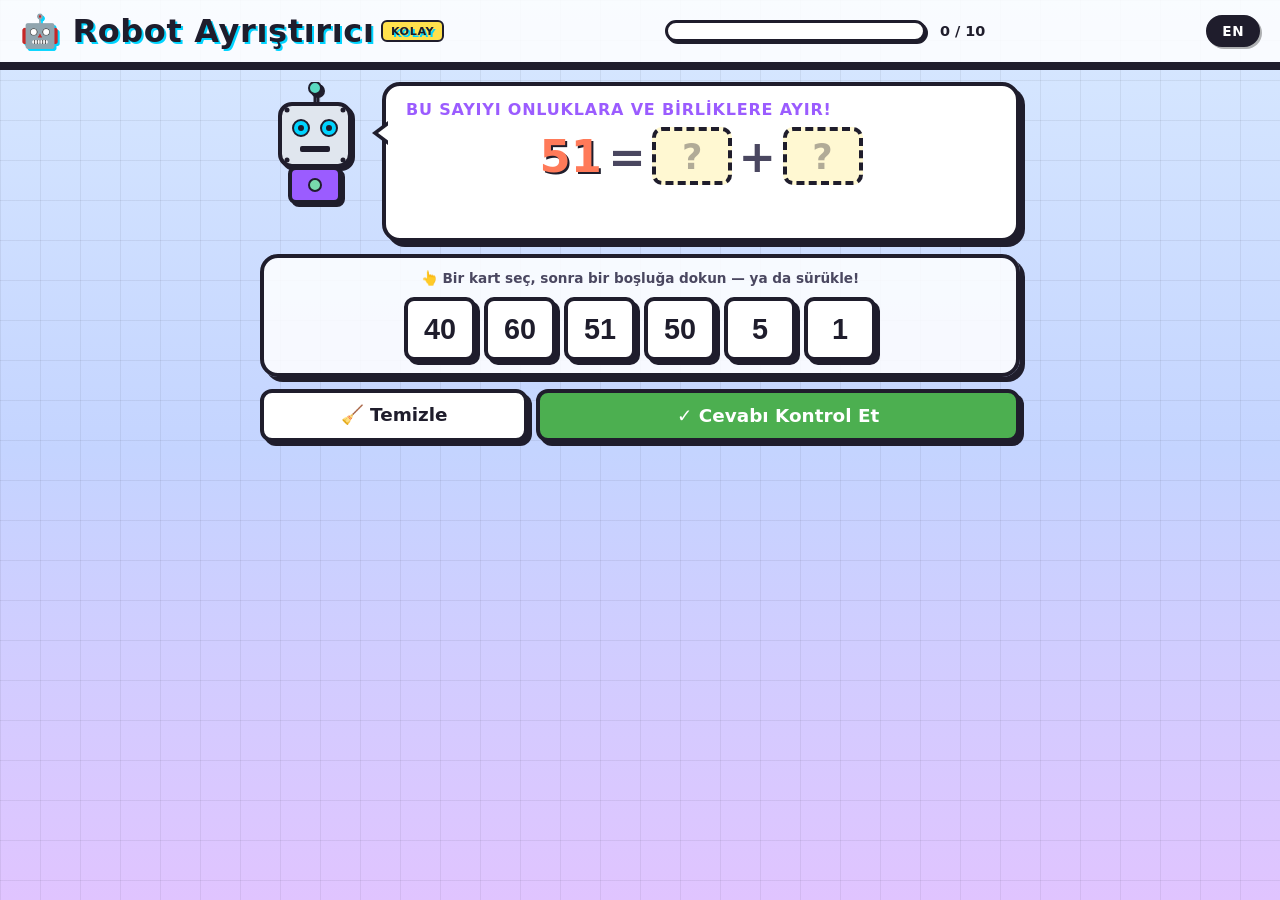
<file: games/robot-decomposer.html>
<!DOCTYPE html>
<html lang="tr">
<head>
<meta charset="UTF-8" />
<meta name="viewport" content="width=device-width,initial-scale=1.0,maximum-scale=1.0,user-scalable=no" />
<title>Robot Ayrıştırıcı — 2. Sınıf Matematik</title>
<link rel="stylesheet" href="../shared/mf-design.css">
<style>
/* =============================================================
   ROBOT DECOMPOSER — game-specific styles only
   Target: MAT.2.1.2  Compose & decompose two-digit numbers
   ============================================================= */

/* -------- Lab-neon tokens (override / extend shared palette) -------- */
:root {
  --bg-top:       #d8e9ff;
  --bg-mid:       #c4d4ff;
  --bg-bottom:    #e0c4ff;
  --neon-cyan:    #00d4ff;
  --neon-magenta: #ff3eb5;
  --neon-yellow:  #ffe14d;
  --neon-purple:  #9b5cff;
}

/* Override shared sky gradient with lab gradient */
body {
  background: linear-gradient(180deg, var(--bg-top) 0%, var(--bg-mid) 50%, var(--bg-bottom) 100%);
}

/* Circuit grid pattern — lab vibe (overrides shared transparent #app) */
#app::before {
  content: "";
  position: absolute;
  inset: 0;
  pointer-events: none;
  background-image:
    linear-gradient(rgba(31,29,44,0.07) 1px, transparent 1px),
    linear-gradient(90deg, rgba(31,29,44,0.07) 1px, transparent 1px);
  background-size: 40px 40px;
  z-index: 0;
}

/* -------- Header overrides -------- */
.title {
  text-shadow: 2px 2px 0 var(--neon-cyan);
}
.lang-toggle:focus-visible { outline: 3px solid var(--neon-cyan); }
.progress-wrap { max-width: 320px; }

/* -------- Difficulty badge color overrides (neon theme) -------- */
.difficulty-badge         { background: var(--neon-yellow); }
.difficulty-badge.medium  { background: var(--neon-cyan); }
.difficulty-badge.hard    { background: var(--neon-magenta); color: #fff; }

/* -------- Main game area -------- */
main {
  position: relative;
  z-index: 2;
  flex: 1;
  display: flex;
  flex-direction: column;
  align-items: center;
  gap: 0.75rem;
  padding: 1rem 1rem 1.5rem;
  overflow-y: auto;
}

/* -------- Robot + speech bubble -------- */
.robot-row {
  width: min(760px, 95vw);
  display: flex;
  align-items: stretch;
  gap: 0.75rem;
}
.robot {
  width: 110px;
  height: 130px;
  flex-shrink: 0;
  animation: robotBob 3s ease-in-out infinite;
  filter: drop-shadow(3px 3px 0 var(--ink));
}
@keyframes robotBob {
  0%, 100% { transform: translateY(0); }
  50%       { transform: translateY(-6px); }
}
.robot[data-state="happy"] { animation: robotJump 0.6s ease; }
.robot[data-state="sad"]   { animation: robotShake 0.5s ease; }
@keyframes robotJump {
  0%, 100% { transform: translateY(0); }
  40%      { transform: translateY(-18px) rotate(-5deg); }
  70%      { transform: translateY(-18px) rotate(5deg); }
}
@keyframes robotShake {
  0%, 100% { transform: translateX(0); }
  25%      { transform: translateX(-6px); }
  75%      { transform: translateX(6px); }
}
.robot .eye {
  transform-origin: center;
  animation: blink 5s infinite;
}
@keyframes blink {
  0%, 96%, 100% { transform: scaleY(1); }
  98%            { transform: scaleY(0.1); }
}
.robot[data-state="happy"] .eye { animation: none; transform: scaleY(0.4); }

/* Speech bubble */
.bubble {
  flex: 1;
  position: relative;
  background: #fff;
  border: 4px solid var(--ink);
  border-radius: 18px;
  padding: 0.85rem 1.25rem;
  box-shadow: 5px 5px 0 var(--ink);
  display: flex;
  flex-direction: column;
  justify-content: center;
  gap: 0.3rem;
  min-height: 130px;
}
.bubble::before {
  content: "";
  position: absolute;
  left: -14px; top: 35px;
  width: 0; height: 0;
  border-top: 12px solid transparent;
  border-bottom: 12px solid transparent;
  border-right: 16px solid var(--ink);
}
.bubble::after {
  content: "";
  position: absolute;
  left: -8px; top: 38px;
  width: 0; height: 0;
  border-top: 9px solid transparent;
  border-bottom: 9px solid transparent;
  border-right: 12px solid #fff;
}
.robot-talk {
  font-size: clamp(0.85rem, 2.1vw, 1rem);
  font-weight: 700;
  color: var(--neon-purple);
  letter-spacing: 0.05em;
  text-transform: uppercase;
}
.equation {
  display: flex;
  flex-wrap: wrap;
  align-items: center;
  justify-content: center;
  gap: 0.4rem;
  font-size: clamp(1.6rem, 5.5vw, 2.8rem);
  font-weight: 900;
  color: var(--ink);
  padding: 0.25rem 0;
}
.eq-num { color: var(--warm); text-shadow: 2px 2px 0 var(--ink); }
.eq-op  { color: var(--ink-soft); }

/* -------- Slots (drop targets) -------- */
.slot {
  display: inline-flex;
  align-items: center;
  justify-content: center;
  min-width: 80px;
  min-height: 58px;
  padding: 0.2rem 0.6rem;
  background: rgba(255,225,77,0.25);
  border: 4px dashed var(--ink);
  border-radius: 10px;
  font-size: clamp(1.4rem, 4.5vw, 2.2rem);
  font-weight: 900;
  color: var(--ink-soft);
  transition: background 0.15s ease, transform 0.15s ease;
  position: relative;
}
.slot.empty::before { content: "?"; color: rgba(31,29,44,0.35); }
.slot.target {
  background: rgba(0,212,255,0.3);
  border-color: var(--neon-cyan);
  transform: scale(1.05);
  box-shadow: 0 0 18px var(--neon-cyan);
}
.slot.filled {
  background: var(--neon-yellow);
  border-style: solid;
  color: var(--ink);
  cursor: pointer;
}
.slot.filled::before { content: ""; }
.slot.shake { animation: slotShake 0.4s ease; }
@keyframes slotShake {
  0%, 100% { transform: translateX(0); }
  25%      { transform: translateX(-6px); }
  75%      { transform: translateX(6px); }
}

/* -------- Card pool -------- */
.card-pool {
  width: min(760px, 95vw);
  background: rgba(255,255,255,0.85);
  border: 4px solid var(--ink);
  border-radius: 18px;
  padding: 0.75rem;
  box-shadow: 5px 5px 0 var(--ink);
  display: flex;
  flex-wrap: wrap;
  gap: 0.5rem;
  justify-content: center;
  min-height: 90px;
}
.pool-label {
  width: 100%;
  text-align: center;
  font-size: 0.85rem;
  font-weight: 700;
  color: var(--ink-soft);
  margin-bottom: 0.2rem;
}

/* Card */
.card {
  display: inline-flex;
  align-items: center;
  justify-content: center;
  min-width: 72px;
  height: 64px;
  padding: 0 0.7rem;
  font-size: clamp(1.3rem, 3.8vw, 1.8rem);
  font-weight: 900;
  color: var(--ink);
  background: #fff;
  border: 4px solid var(--ink);
  border-radius: 10px;
  box-shadow: 4px 4px 0 var(--ink);
  cursor: grab;
  position: relative;
  touch-action: none;
  transition: transform 0.15s ease, box-shadow 0.15s ease;
}
.card:hover { transform: translate(-2px,-2px); box-shadow: 6px 6px 0 var(--ink); }
.card:focus-visible { outline: 3px solid var(--neon-cyan); outline-offset: 2px; }
.card.dragging {
  cursor: grabbing;
  z-index: 50;
  box-shadow: 0 0 24px var(--neon-magenta), 4px 4px 0 var(--ink);
  pointer-events: none;
}
.card.selected {
  background: var(--neon-yellow);
  transform: translate(-2px,-2px) scale(1.05);
  box-shadow: 0 0 18px var(--neon-magenta), 4px 4px 0 var(--ink);
  animation: cardPulse 1s ease-in-out infinite;
}
@keyframes cardPulse {
  0%, 100% { transform: translate(-2px,-2px) scale(1.05); }
  50%      { transform: translate(-2px,-2px) scale(1.1); }
}
.card.placed { opacity: 0.25; pointer-events: none; }
.card.used   { display: none; }
.card.correct-flash { animation: correctPulse 0.6s ease; background: var(--good) !important; color: #fff; }
.card.wrong-flash   { animation: wrongShake  0.5s ease; background: var(--bad)  !important; color: #fff; }

/* -------- Build-mode running total -------- */
.build-total {
  width: min(760px, 95vw);
  background: #fff;
  border: 4px solid var(--ink);
  border-radius: 14px;
  padding: 0.6rem 1rem;
  box-shadow: 4px 4px 0 var(--ink);
  display: flex;
  align-items: center;
  justify-content: space-between;
  gap: 0.5rem;
  flex-wrap: wrap;
}
.build-label {
  font-weight: 800;
  color: var(--ink-soft);
  font-size: clamp(0.85rem, 2.1vw, 1rem);
}
.build-sum {
  font-size: clamp(1.4rem, 4.5vw, 2.1rem);
  font-weight: 900;
  color: var(--warm);
  text-shadow: 2px 2px 0 var(--ink);
  min-width: 80px;
  text-align: center;
  padding: 0 0.5rem;
  border: 3px solid var(--ink);
  border-radius: 8px;
  background: var(--neon-yellow);
}
.build-sum.match {
  background: var(--good);
  color: #fff;
  animation: cardPulse 1s ease infinite;
}
.build-chips {
  display: flex;
  gap: 0.3rem;
  flex-wrap: wrap;
  max-width: 60%;
}
.build-chip {
  font-size: 0.85rem;
  font-weight: 900;
  padding: 0.2rem 0.5rem;
  border: 2px solid var(--ink);
  border-radius: 6px;
  background: #fff;
  cursor: pointer;
  animation: blockPop 0.3s ease;
}
.build-chip:hover { background: var(--bad); color: #fff; }
@keyframes blockPop {
  0%   { transform: scale(0); opacity: 0; }
  60%  { transform: scale(1.2); opacity: 1; }
  100% { transform: scale(1); }
}

/* -------- Action row -------- */
.action-row {
  width: min(760px, 95vw);
  display: flex;
  gap: 0.5rem;
  justify-content: center;
  flex-wrap: wrap;
}
.action-btn {
  font-family: inherit;
  font-weight: 900;
  font-size: clamp(1rem, 2.5vw, 1.15rem);
  padding: 0.7rem 1.4rem;
  border: 4px solid var(--ink);
  border-radius: 12px;
  cursor: pointer;
  box-shadow: 4px 4px 0 var(--ink);
}
.action-btn.check { background: var(--good); color: #fff; flex: 2; min-width: 120px; }
.action-btn.clear { background: #fff; color: var(--ink); flex: 1; min-width: 100px; }
.action-btn:hover  { transform: translate(-2px,-2px); box-shadow: 6px 6px 0 var(--ink); }
.action-btn:active { transform: translate(2px,2px);   box-shadow: 2px 2px 0 var(--ink); }
.action-btn:focus-visible { outline: 3px solid var(--neon-cyan); outline-offset: 2px; }
.action-btn[disabled] { opacity: 0.4; cursor: not-allowed; }

/* -------- Multiple choice row -------- */
.mc-row {
  width: min(760px, 95vw);
  display: flex;
  gap: 0.5rem;
  justify-content: center;
  flex-wrap: wrap;
}
.mc-btn {
  flex: 1 1 110px;
  max-width: 180px;
  min-height: 80px;
  font-family: inherit;
  font-size: clamp(1.3rem, 3.8vw, 1.9rem);
  font-weight: 900;
  border: 4px solid var(--ink);
  border-radius: 12px;
  background: #fff;
  color: var(--ink);
  cursor: pointer;
  box-shadow: 5px 5px 0 var(--ink);
  transition: transform 0.12s ease, box-shadow 0.12s ease;
}
.mc-btn:nth-child(1) { background: var(--neon-cyan); }
.mc-btn:nth-child(2) { background: var(--neon-yellow); }
.mc-btn:nth-child(3) { background: var(--neon-magenta); color: #fff; text-shadow: 1px 1px 0 var(--ink); }
.mc-btn:nth-child(4) { background: var(--neon-purple);  color: #fff; text-shadow: 1px 1px 0 var(--ink); }
.mc-btn:hover  { transform: translate(-2px,-2px); box-shadow: 7px 7px 0 var(--ink); }
.mc-btn:active { transform: translate(2px,2px);   box-shadow: 2px 2px 0 var(--ink); }
.mc-btn:focus-visible { outline: 3px solid var(--ink); outline-offset: 2px; }
.mc-btn.correct-flash { animation: correctPulse 0.6s ease; background: var(--good) !important; color: #fff; }
.mc-btn.wrong-flash   { animation: wrongShake  0.5s ease; background: var(--bad)  !important; color: #fff; }

/* -------- Hint chip -------- */
.hint-chip {
  display: inline-block;
  font-size: 0.8rem;
  font-weight: 700;
  color: var(--ink);
  background: rgba(255,225,77,0.85);
  border: 2px dashed var(--ink);
  border-radius: 6px;
  padding: 0.2rem 0.5rem;
  margin-top: 0.3rem;
  opacity: 0;
  transition: opacity 0.3s ease;
}
.hint-chip.visible { opacity: 1; }

/* -------- Reward card h2 neon override -------- */
.reward-card h2 { color: var(--neon-magenta); }

/* -------- Drag ghost -------- */
.drag-ghost {
  position: fixed;
  pointer-events: none;
  z-index: 1000;
  opacity: 0.85;
  transform: translate(-50%,-50%) rotate(-5deg);
  box-shadow: 0 0 30px var(--neon-magenta);
}

/* -------- Mobile tweaks -------- */
@media (max-width: 520px) {
  header { padding: 0.5rem 0.75rem; gap: 0.4rem; }
  main   { padding: 0.75rem 0.5rem 1rem; gap: 0.5rem; }
  .robot { width: 80px; height: 100px; }
  .bubble { padding: 0.6rem 0.85rem; min-height: 100px; }
  .bubble::before, .bubble::after { display: none; }
  .card { min-width: 60px; height: 54px; font-size: 1.2rem; }
  .slot { min-width: 64px; min-height: 50px; }
  .lang-toggle { font-size: 0.75rem; padding: 0.25rem 0.6rem; }
}
</style>
</head>
<body>
<div id="app">

  <!-- ============ Header ============ -->
  <header>
    <div class="title">
      <span id="gameTitle">🤖 Robot Ayrıştırıcı</span>
      <span class="difficulty-badge" id="difficultyBadge">Kolay</span>
    </div>
    <div class="progress-wrap" role="progressbar" aria-valuemin="0" aria-valuemax="10" aria-valuenow="0" id="progressBar">
      <div class="progress-track"><div class="progress-fill" id="progressFill"></div></div>
      <div class="progress-text" id="progressText">0 / 10</div>
    </div>
    <div class="header-end">
      <button class="lang-toggle" id="langToggleBtn" type="button">EN</button>
    </div>
  </header>

  <!-- ============ Main ============ -->
  <main>

    <!-- Robot + speech bubble -->
    <div class="robot-row">
      <svg class="robot" data-state="idle" viewBox="0 0 100 130"
           aria-label="Friendly robot mascot" id="robotSvg">
        <!-- antenna -->
        <line x1="50" y1="5" x2="50" y2="22" stroke="#1f1d2c" stroke-width="3"/>
        <circle cx="50" cy="6" r="6" fill="#ff3eb5" stroke="#1f1d2c" stroke-width="2">
          <animate attributeName="fill" values="#ff3eb5;#ffe14d;#00d4ff;#ff3eb5" dur="2s" repeatCount="indefinite"/>
        </circle>
        <!-- head -->
        <rect x="15" y="22" width="70" height="62" rx="12" fill="#e0e6ee" stroke="#1f1d2c" stroke-width="4"/>
        <!-- bolts -->
        <circle cx="22" cy="28" r="2.5" fill="#1f1d2c"/>
        <circle cx="78" cy="28" r="2.5" fill="#1f1d2c"/>
        <circle cx="22" cy="78" r="2.5" fill="#1f1d2c"/>
        <circle cx="78" cy="78" r="2.5" fill="#1f1d2c"/>
        <!-- eyes -->
        <circle class="eye" cx="36" cy="46" r="8" fill="#00d4ff" stroke="#1f1d2c" stroke-width="2"/>
        <circle cx="36" cy="46" r="3" fill="#1f1d2c"/>
        <circle class="eye" cx="64" cy="46" r="8" fill="#00d4ff" stroke="#1f1d2c" stroke-width="2"/>
        <circle cx="64" cy="46" r="3" fill="#1f1d2c"/>
        <!-- mouth: idle -->
        <g class="mouth mouth-idle">
          <rect x="35" y="64" width="30" height="6" rx="2" fill="#1f1d2c"/>
        </g>
        <!-- mouth: happy -->
        <g class="mouth mouth-happy" style="display:none">
          <path d="M 32 62 Q 50 78 68 62" fill="none" stroke="#1f1d2c" stroke-width="4" stroke-linecap="round"/>
          <circle cx="42" cy="68" r="3" fill="#ff3eb5" opacity="0.6"/>
          <circle cx="58" cy="68" r="3" fill="#ff3eb5" opacity="0.6"/>
        </g>
        <!-- mouth: sad -->
        <g class="mouth mouth-sad" style="display:none">
          <path d="M 32 72 Q 50 60 68 72" fill="none" stroke="#1f1d2c" stroke-width="4" stroke-linecap="round"/>
        </g>
        <!-- body -->
        <rect x="25" y="86" width="50" height="34" rx="6" fill="#9b5cff" stroke="#1f1d2c" stroke-width="4"/>
        <!-- chest light -->
        <circle cx="50" cy="103" r="6" fill="#ffe14d" stroke="#1f1d2c" stroke-width="2">
          <animate attributeName="fill" values="#ffe14d;#00d4ff;#ffe14d" dur="1.5s" repeatCount="indefinite"/>
        </circle>
      </svg>

      <div class="bubble">
        <div class="robot-talk" id="robotTalk"></div>
        <div class="equation" id="equation"></div>
        <div class="hint-chip" id="hintChip"></div>
      </div>
    </div>

    <!-- Build-mode running total (hidden by default) -->
    <div class="build-total" id="buildTotal" hidden>
      <span class="build-label" id="buildLabel">Sayın:</span>
      <span class="build-sum" id="buildSum">0</span>
      <div class="build-chips" id="buildChips"></div>
    </div>

    <!-- Card pool (decompose / build modes) -->
    <div class="card-pool" id="cardPool" hidden>
      <div class="pool-label" id="poolLabel"></div>
    </div>

    <!-- Action row (Check / Clear) -->
    <div class="action-row" id="actionRow" hidden>
      <button class="action-btn clear" id="clearBtn" type="button">🧹 Temizle</button>
      <button class="action-btn check" id="checkBtn" type="button">✓ Cevabı Kontrol Et</button>
    </div>

    <!-- Multiple-choice row -->
    <div class="mc-row" id="mcRow" hidden></div>

    <!-- Feedback -->
    <div class="feedback" id="feedback" aria-live="polite"></div>

  </main>

  <!-- ============ Reward modal ============ -->
  <div class="reward-modal" id="rewardModal" hidden
       role="dialog" aria-modal="true" aria-labelledby="rewardTitleEl">
    <div class="confetti-layer" id="confettiLayer" aria-hidden="true"></div>
    <div class="reward-card">
      <h2 id="rewardTitleEl">🤖 Robot Diyor: KAZANDIN! 🎉</h2>
      <div class="reward-image-wrap" id="rewardImageWrap"></div>
      <p class="reward-msg" id="rewardMsgEl">Müthiş ayrıştırma, matematik mühendisi!</p>
      <button class="play-again" id="playAgainBtn" type="button">Tekrar Oyna</button>
    </div>
  </div>

</div>

<script src="../shared/mf-core.js"></script>
<script>
/* =========================================================================
   ROBOT DECOMPOSER — game logic
   ========================================================================= */
(() => {
  'use strict';

  /* ---------- MF helpers aliased locally ---------- */
  const { rand, pick, shuffle, spawnConfetti, loadRewards, chooseReward, mountReward } = MF;

  /* ---------- Config ---------- */
  const TARGET_PROGRESS = 10;
  const INCREMENT_RIGHT = 1;
  const DECREMENT_WRONG = 1;
  const FEEDBACK_DELAY  = 1200;
  const DIFFICULTY_THRESHOLDS = { medium: 3, hard: 6 };

  /* ---------- Bilingual strings ---------- */
  const STRINGS = {
    en: {
      title:      '🤖 Robot Decomposer',
      langToggle: 'TR',
      diffEasy:   'Easy',
      diffMedium: 'Medium',
      diffHard:   'Hard',

      poolLabelDecompose: '👆 Tap a card, then tap a slot — or drag it into place',
      poolLabelBuild:     '👆 Tap cards to add them to your number',
      clearBtn:    '🧹 Clear',
      checkBtn:    '✓ Check Answer',
      buildLabel:  'Your number:',

      instrDecompose:   'Decompose this number into TENS and ONES!',
      instrCompose:     'Compose this expression! What number is it?',
      instrMissing:     'Find the MISSING PART!',
      instrNonstandard: 'TRICKY MODE! 🔥 Think carefully...',
      instrBuild:       'Build this number by tapping cards!',

      hintDecompose:   (t, o)        => `Hint: ${t} tens + ${o} ones`,
      hintCompose:     (tens, tc, o) => `Hint: ${tens} means ${tc} tens, plus ${o} ones`,
      hintMissingTens: (n, tc)       => `${n} has ${tc} tens — tens means groups of 10!`,
      hintMissingOnes: (n, o)        => `${n} has ${o} ones — single cubes!`,
      hintNSremaining: (st, n)       => `${st} + ? = ${n} → count up from ${st}`,
      hintNSshifted:   (rem, n)      => `? + ${rem} = ${n} → think: ${n} minus ${rem}`,
      hintBuild:       (n)           => `Add cards until your sum equals ${n}. Tap a chip to remove it.`,

      fillBoth:  '🤖 Fill both slots first!',
      tapCards:  '🤖 Tap some cards first!',

      praises: {
        decompose:   ['🤖 PERFECT DECOMPOSITION!', '⭐ Tens and ones — nailed it!', '✨ Excellent breakdown!'],
        compose:     ['🤖 PERFECT COMPOSITION!', '⭐ You assembled it right!', '✨ Great combining!'],
        missing:     ['🤖 MISSING PART FOUND!', '⭐ Detective work!', '✨ Place-value pro!'],
        nonstandard: ['🤖 TRICKY ONE SOLVED! 🔥', '⭐ You saw through the trap!', '✨ Master decomposer!'],
        build:       ['🤖 BUILT TO SPEC!', '⭐ Engineering perfection!', '✨ Robot approves!'],
      },

      wrongNonstandard: (a) => `🤖 Tricky! The answer was ${a}. Look at the hint!`,
      wrongDefault:     (a) => `🤖 The answer was ${a}. Try the next one!`,

      rewardTitle:   '🤖 Robot Says: YOU WON! 🎉',
      rewardMsg:     'Amazing decomposing, math engineer!',
      playAgain:     'Play Again',
      rewardMissing: '(reward image missing)',
    },
    tr: {
      title:      '🤖 Robot Ayrıştırıcı',
      langToggle: 'EN',
      diffEasy:   'Kolay',
      diffMedium: 'Orta',
      diffHard:   'Zor',

      poolLabelDecompose: '👆 Bir kart seç, sonra bir boşluğa dokun — ya da sürükle!',
      poolLabelBuild:     '👆 Sayını oluşturmak için kartlara dokun',
      clearBtn:    '🧹 Temizle',
      checkBtn:    '✓ Cevabı Kontrol Et',
      buildLabel:  'Sayın:',

      instrDecompose:   'Bu sayıyı ONLUKLARA ve BİRLİKLERE ayır!',
      instrCompose:     'Bu ifadeyi birleştir! Hangi sayı?',
      instrMissing:     'EKSİK PARÇAYI bul!',
      instrNonstandard: 'ZOR MOD! 🔥 Dikkatli düşün...',
      instrBuild:       'Kartlara dokunarak bu sayıyı oluştur!',

      hintDecompose:   (t, o)        => `İpucu: ${t} onluk + ${o} birlik`,
      hintCompose:     (tens, tc, o) => `İpucu: ${tens} sayısı ${tc} onluk demek; artı ${o} birlik`,
      hintMissingTens: (n, tc)       => `${n} sayısında ${tc} onluk var — onluk, 10'luk gruplardır!`,
      hintMissingOnes: (n, o)        => `${n} sayısında ${o} birlik var — tek küpler!`,
      hintNSremaining: (st, n)       => `${st} + ? = ${n} → ${st}'den yukarı say`,
      hintNSshifted:   (rem, n)      => `? + ${rem} = ${n} → düşün: ${n} eksi ${rem}`,
      hintBuild:       (n)           => `Toplamın ${n} olana kadar kart ekle. Çıkarmak için çipe dokun.`,

      fillBoth:  '🤖 Önce iki boşluğu doldur!',
      tapCards:  '🤖 Önce kartlara dokun!',

      praises: {
        decompose:   ['🤖 MÜKEMMEL AYRIŞTIRMA!', '⭐ Onluklar ve birlikler — tam isabet!', '✨ Harika parçalama!'],
        compose:     ['🤖 MÜKEMMEL BİRLEŞTİRME!', '⭐ Doğru bir araya getirdin!', '✨ Harika kombinasyon!'],
        missing:     ['🤖 EKSİK PARÇA BULUNDU!', '⭐ Dedektif çalışması!', '✨ Yer değeri ustası!'],
        nonstandard: ['🤖 ZOR SORU ÇÖZÜLDÜ! 🔥', '⭐ Tuzağı gördün!', '✨ Usta ayrıştırıcı!'],
        build:       ['🤖 TAM SPEC\'E GÖRE!', '⭐ Mühendislik harikası!', '✨ Robot onaylıyor!'],
      },

      wrongNonstandard: (a) => `🤖 Zor! Cevap ${a} idi. İpucuna bak!`,
      wrongDefault:     (a) => `🤖 Cevap ${a} idi. Bir sonrakine geç!`,

      rewardTitle:   '🤖 Robot Diyor: KAZANDIN! 🎉',
      rewardMsg:     'Müthiş ayrıştırma, matematik mühendisi!',
      playAgain:     'Tekrar Oyna',
      rewardMissing: '(ödül resmi eksik)',
    },
  };

  /* ---------- Language state ---------- */
  const STORAGE_KEY = 'mf_lang';
  let lang = localStorage.getItem(STORAGE_KEY) || 'tr';

  const S = (k, ...args) => {
    const v = STRINGS[lang][k];
    return typeof v === 'function' ? v(...args) : (v !== undefined ? v : k);
  };

  /* ---------- Rewards ---------- */
  const rewardStore = loadRewards();

  /* ---------- Question generators ---------- */
  function genDecompose() {
    const n    = rand(11, 99);
    const tens = Math.floor(n / 10) * 10;
    const ones = n % 10;
    const correctCards = [tens, ones];

    const distractors = new Set();
    [Math.floor(n / 10), tens + 10, tens - 10, ones + 1, ones - 1, n].forEach(v => {
      if (v >= 1 && v <= 99 && !correctCards.includes(v)) distractors.add(v);
    });
    const distractorList = shuffle([...distractors]).slice(0, 4);

    return {
      type: 'decompose',
      target: n,
      correctCards,
      cards: shuffle([...correctCards, ...distractorList]),
      acceptCommutative: true,
      instrKey: 'instrDecompose',
      hintFn: () => STRINGS[lang].hintDecompose(Math.floor(n / 10), n % 10),
      equationHtml: `<span class="eq-num">${n}</span> <span class="eq-op">=</span> <span class="slot empty" data-slot="0"></span> <span class="eq-op">+</span> <span class="slot empty" data-slot="1"></span>`,
    };
  }

  function genCompose() {
    const n    = rand(11, 99);
    const tens = Math.floor(n / 10) * 10;
    const ones = n % 10;
    const correct = n;

    const distractors = new Set([
      Math.floor(n / 10) + ones,
      (n % 10) * 10 + Math.floor(n / 10),
      n + 10,
      n - 10,
      tens,
    ]);
    distractors.delete(correct);
    const distractorList = shuffle([...distractors].filter(d => d >= 10 && d <= 99)).slice(0, 3);
    while (distractorList.length < 3) {
      const r = rand(10, 99);
      if (r !== correct && !distractorList.includes(r)) distractorList.push(r);
    }

    return {
      type: 'compose',
      target: n,
      correct,
      choices: shuffle([correct, ...distractorList]),
      instrKey: 'instrCompose',
      hintFn: () => STRINGS[lang].hintCompose(tens, Math.floor(n / 10), ones),
      equationHtml: `<span class="eq-num">${tens}</span> <span class="eq-op">+</span> <span class="eq-num">${ones}</span> <span class="eq-op">=</span> <span class="eq-num">?</span>`,
    };
  }

  function genMissingPart() {
    const n    = rand(11, 99);
    const tens = Math.floor(n / 10) * 10;
    const ones = n % 10;
    const missingTens = Math.random() < 0.5;
    const correct = missingTens ? tens : ones;

    const eqHtml = missingTens
      ? `<span class="eq-num">${n}</span> <span class="eq-op">=</span> <span class="eq-num">?</span> <span class="eq-op">+</span> <span class="eq-num">${ones}</span>`
      : `<span class="eq-num">${tens}</span> <span class="eq-op">+</span> <span class="eq-num">?</span> <span class="eq-op">=</span> <span class="eq-num">${n}</span>`;

    const distractors = new Set();
    if (missingTens) {
      distractors.add(Math.floor(n / 10));
      distractors.add(tens + 10);
      distractors.add(tens - 10);
      distractors.add(ones);
    } else {
      distractors.add(ones + 1);
      distractors.add(ones - 1);
      distractors.add(tens / 10);
      distractors.add(10 - ones);
    }
    distractors.delete(correct);
    const distractorList = shuffle([...distractors].filter(d => d >= 0 && d <= 99)).slice(0, 3);
    while (distractorList.length < 3) {
      const r = missingTens ? rand(1, 9) * 10 : rand(1, 9);
      if (r !== correct && !distractorList.includes(r)) distractorList.push(r);
    }

    return {
      type: 'missing',
      target: n,
      correct,
      choices: shuffle([correct, ...distractorList]),
      instrKey: 'instrMissing',
      hintFn: missingTens
        ? () => STRINGS[lang].hintMissingTens(n, Math.floor(n / 10))
        : () => STRINGS[lang].hintMissingOnes(n, ones),
      equationHtml: eqHtml,
    };
  }

  function genNonStandard() {
    const n            = rand(20, 99);
    const standardTens = Math.floor(n / 10);
    const shiftedTensCount = standardTens - rand(1, Math.min(2, standardTens - 1));
    const shiftedTens  = shiftedTensCount * 10;
    const remaining    = n - shiftedTens;

    const askForRemaining = Math.random() < 0.5;
    const correct = askForRemaining ? remaining : shiftedTens;
    const eqHtml  = askForRemaining
      ? `<span class="eq-num">${n}</span> <span class="eq-op">=</span> <span class="eq-num">${shiftedTens}</span> <span class="eq-op">+</span> <span class="eq-num">?</span>`
      : `<span class="eq-num">${n}</span> <span class="eq-op">=</span> <span class="eq-num">?</span> <span class="eq-op">+</span> <span class="eq-num">${remaining}</span>`;

    const trap = askForRemaining ? (n % 10) : (Math.floor(n / 10) * 10);
    const distractors = new Set([trap]);
    distractors.add(correct + 10);
    distractors.add(correct - 10);
    distractors.add(correct + 1);
    distractors.delete(correct);
    const distractorList = shuffle([...distractors].filter(d => d >= 0 && d <= 99)).slice(0, 3);
    while (distractorList.length < 3) {
      const r = rand(1, 99);
      if (r !== correct && !distractorList.includes(r)) distractorList.push(r);
    }

    return {
      type: 'nonstandard',
      target: n,
      correct,
      choices: shuffle([correct, ...distractorList]),
      instrKey: 'instrNonstandard',
      hintFn: askForRemaining
        ? () => STRINGS[lang].hintNSremaining(shiftedTens, n)
        : () => STRINGS[lang].hintNSshifted(remaining, n),
      equationHtml: eqHtml,
    };
  }

  function genBuildCards() {
    const n    = rand(11, 99);
    const tens = Math.floor(n / 10) * 10;
    const ones = n % 10;

    const cardPool = new Set([tens, ones]);
    [10, 20, tens - 10, tens + 10, ones + 1, ones - 1, Math.floor(n / 10)].forEach(v => {
      if (v >= 1 && v <= 99) cardPool.add(v);
    });
    cardPool.delete(0);
    const cards = shuffle([...cardPool]).slice(0, 7);
    if (!cards.includes(tens)) cards[0] = tens;
    if (!cards.includes(ones)) cards[1] = ones;

    return {
      type: 'build',
      target: n,
      cards: shuffle(cards),
      instrKey: 'instrBuild',
      hintFn: () => STRINGS[lang].hintBuild(n),
      equationHtml: `<span class="eq-op">Build:</span> <span class="eq-num">${n}</span>`,
    };
  }

  function pickGenerator(progress) {
    let pool;
    if (progress < DIFFICULTY_THRESHOLDS.medium) {
      pool = [
        { fn: genDecompose, weight: 55 },
        { fn: genCompose,   weight: 45 },
      ];
    } else if (progress < DIFFICULTY_THRESHOLDS.hard) {
      pool = [
        { fn: genDecompose,   weight: 30 },
        { fn: genCompose,     weight: 20 },
        { fn: genMissingPart, weight: 35 },
        { fn: genBuildCards,  weight: 15 },
      ];
    } else {
      pool = [
        { fn: genDecompose,   weight: 15 },
        { fn: genCompose,     weight: 10 },
        { fn: genMissingPart, weight: 25 },
        { fn: genBuildCards,  weight: 20 },
        { fn: genNonStandard, weight: 30 },
      ];
    }
    const total = pool.reduce((s, g) => s + g.weight, 0);
    let r = Math.random() * total;
    for (const g of pool) {
      r -= g.weight;
      if (r <= 0) return g.fn;
    }
    return pool[0].fn;
  }

  function difficultyLabel(progress) {
    if (progress < DIFFICULTY_THRESHOLDS.medium) return { text: S('diffEasy'),   cls: '' };
    if (progress < DIFFICULTY_THRESHOLDS.hard)   return { text: S('diffMedium'), cls: 'medium' };
    return { text: S('diffHard'), cls: 'hard' };
  }

  /* ---------- Game state ---------- */
  const state = {
    progress: 0,
    current:  null,
    locked:   false,
    selectedCard:   null,
    dragGhost:      null,
    dragOriginCard: null,
    slotFills:  {},
    buildChips: [],
  };

  /* ---------- DOM refs ---------- */
  const $robot          = document.querySelector('.robot');
  const $robotTalk      = document.getElementById('robotTalk');
  const $equation       = document.getElementById('equation');
  const $hintChip       = document.getElementById('hintChip');
  const $cardPool       = document.getElementById('cardPool');
  const $buildTotal     = document.getElementById('buildTotal');
  const $buildSum       = document.getElementById('buildSum');
  const $buildLabel     = document.getElementById('buildLabel');
  const $buildChips     = document.getElementById('buildChips');
  const $actionRow      = document.getElementById('actionRow');
  const $mcRow          = document.getElementById('mcRow');
  const $checkBtn       = document.getElementById('checkBtn');
  const $clearBtn       = document.getElementById('clearBtn');
  const $feedback       = document.getElementById('feedback');
  const $progressFill   = document.getElementById('progressFill');
  const $progressText   = document.getElementById('progressText');
  const $progressBar    = document.getElementById('progressBar');
  const $difficultyBadge = document.getElementById('difficultyBadge');
  const $rewardModal    = document.getElementById('rewardModal');
  const $rewardImageWrap = document.getElementById('rewardImageWrap');
  const $confettiLayer  = document.getElementById('confettiLayer');
  const $playAgainBtn   = document.getElementById('playAgainBtn');
  const $langToggleBtn  = document.getElementById('langToggleBtn');
  const $gameTitle      = document.getElementById('gameTitle');
  const $rewardTitleEl  = document.getElementById('rewardTitleEl');
  const $rewardMsgEl    = document.getElementById('rewardMsgEl');

  /* ---------- Apply static strings ---------- */
  function applyStaticStrings() {
    document.documentElement.lang   = lang;
    document.title                   = S('title') + ' — 2. Sınıf / Grade 2';
    $gameTitle.textContent           = S('title');
    $langToggleBtn.textContent       = S('langToggle');
    $clearBtn.textContent            = S('clearBtn');
    $checkBtn.textContent            = S('checkBtn');
    $buildLabel.textContent          = S('buildLabel');
    $rewardTitleEl.textContent       = S('rewardTitle');
    $rewardMsgEl.textContent         = S('rewardMsg');
    $playAgainBtn.textContent        = S('playAgain');
    const diff = difficultyLabel(state.progress);
    $difficultyBadge.textContent     = diff.text;
    $difficultyBadge.className       = 'difficulty-badge ' + diff.cls;
  }

  /* ---------- Progress bar ---------- */
  function updateProgress() {
    const pct = (state.progress / TARGET_PROGRESS) * 100;
    $progressFill.style.width = pct + '%';
    $progressText.textContent = state.progress + ' / ' + TARGET_PROGRESS;
    $progressBar.setAttribute('aria-valuenow', String(state.progress));
    const diff = difficultyLabel(state.progress);
    $difficultyBadge.textContent = diff.text;
    $difficultyBadge.className   = 'difficulty-badge ' + diff.cls;
  }

  /* ---------- Robot face state ---------- */
  function setRobotState(s) {
    $robot.setAttribute('data-state', s);
    $robot.querySelectorAll('.mouth').forEach(m => m.style.display = 'none');
    const active = $robot.querySelector('.mouth-' + s);
    if (active) active.style.display = '';
  }

  /* ---------- Render a question ---------- */
  function renderQuestion(q) {
    state.locked       = false;
    state.selectedCard = null;
    state.slotFills    = {};
    state.buildChips   = [];
    clearDragGhost();
    setRobotState('idle');

    $feedback.textContent = '';
    $feedback.className   = 'feedback';
    $robotTalk.textContent = S(q.instrKey);
    $equation.innerHTML    = q.equationHtml;
    $hintChip.textContent  = q.hintFn();
    $hintChip.classList.remove('visible');

    if (q.type === 'nonstandard' || q.type === 'missing') {
      setTimeout(() => { if (state.current === q) $hintChip.classList.add('visible'); }, 4000);
    }

    $cardPool.hidden   = true;
    $actionRow.hidden  = true;
    $mcRow.hidden      = true;
    $buildTotal.hidden = true;
    $mcRow.innerHTML   = '';
    $cardPool.innerHTML = `<div class="pool-label" id="poolLabel">${S('poolLabelDecompose')}</div>`;
    $buildChips.innerHTML = '';
    $buildSum.textContent = '0';
    $buildSum.classList.remove('match');

    if      (q.type === 'decompose') renderDecomposeMode(q);
    else if (q.type === 'build')     renderBuildMode(q);
    else                             renderMCMode(q);
  }

  function renderDecomposeMode(q) {
    $cardPool.hidden  = false;
    $actionRow.hidden = false;
    document.getElementById('poolLabel').textContent = S('poolLabelDecompose');
    q.cards.forEach(value => $cardPool.appendChild(createCard(value)));
    [...$equation.querySelectorAll('.slot')].forEach(slot =>
      slot.addEventListener('click', () => onSlotClick(slot))
    );
  }

  function renderBuildMode(q) {
    $cardPool.hidden   = false;
    $actionRow.hidden  = false;
    $buildTotal.hidden = false;
    document.getElementById('poolLabel').textContent = S('poolLabelBuild');
    q.cards.forEach(value => $cardPool.appendChild(createCard(value, true)));
  }

  function renderMCMode(q) {
    $mcRow.hidden = false;
    q.choices.forEach(c => {
      const btn = document.createElement('button');
      btn.type = 'button';
      btn.className = 'mc-btn';
      btn.textContent = String(c);
      btn.dataset.value = String(c);
      btn.addEventListener('click', () => onMCClicked(btn, c, q.correct));
      $mcRow.appendChild(btn);
    });
  }

  /* ---------- Card creation ---------- */
  function createCard(value, isBuild) {
    const card = document.createElement('button');
    card.type = 'button';
    card.className = 'card';
    card.textContent = String(value);
    card.dataset.value = String(value);
    card.tabIndex = 0;

    if (isBuild) {
      card.addEventListener('click', () => {
        if (state.locked || card.classList.contains('used')) return;
        addToBuild(value, card);
      });
    } else {
      card.addEventListener('click', () => {
        if (state.locked) return;
        if (card.dataset.justDragged === '1') { delete card.dataset.justDragged; return; }
        selectCard(card);
      });
      attachDragHandlers(card);
    }
    return card;
  }

  /* ---------- Decompose: tap-to-select + slot placement ---------- */
  function selectCard(card) {
    if (card.classList.contains('placed')) return;
    if (state.selectedCard === card) {
      card.classList.remove('selected');
      state.selectedCard = null;
      [...$equation.querySelectorAll('.slot')].forEach(s => s.classList.remove('target'));
      return;
    }
    if (state.selectedCard) state.selectedCard.classList.remove('selected');
    state.selectedCard = card;
    card.classList.add('selected');
    [...$equation.querySelectorAll('.slot')].forEach(s => {
      if (s.classList.contains('empty')) s.classList.add('target');
    });
  }

  function onSlotClick(slot) {
    if (state.locked) return;
    const slotIdx = slot.dataset.slot;
    if (slot.classList.contains('filled')) {
      const fill = state.slotFills[slotIdx];
      if (fill && fill.cardNode) fill.cardNode.classList.remove('placed');
      delete state.slotFills[slotIdx];
      slot.classList.remove('filled');
      slot.classList.add('empty');
      slot.textContent = '';
      return;
    }
    if (state.selectedCard) {
      placeCardInSlot(state.selectedCard, slot);
      state.selectedCard.classList.remove('selected');
      state.selectedCard = null;
      [...$equation.querySelectorAll('.slot')].forEach(s => s.classList.remove('target'));
    }
  }

  function placeCardInSlot(card, slot) {
    const value   = parseInt(card.dataset.value, 10);
    const slotIdx = slot.dataset.slot;
    slot.classList.remove('empty', 'target');
    slot.classList.add('filled');
    slot.textContent = String(value);
    card.classList.add('placed');
    state.slotFills[slotIdx] = { value, cardNode: card };
  }

  /* ---------- Pointer-based drag ---------- */
  function attachDragHandlers(card) {
    let startX = 0, startY = 0, isDragging = false, activePointerId = null;

    card.addEventListener('pointerdown', e => {
      if (state.locked || card.classList.contains('placed')) return;
      startX = e.clientX; startY = e.clientY;
      isDragging = false; activePointerId = e.pointerId;
    });

    card.addEventListener('pointermove', e => {
      if (state.locked || activePointerId !== e.pointerId) return;
      const dx = e.clientX - startX, dy = e.clientY - startY;
      if (!isDragging && (Math.abs(dx) > 6 || Math.abs(dy) > 6)) {
        isDragging = true;
        startDragGhost(card, e.clientX, e.clientY);
        card.setPointerCapture(e.pointerId);
        [...$equation.querySelectorAll('.slot.empty')].forEach(s => s.classList.add('target'));
      }
      if (isDragging) {
        updateDragGhost(e.clientX, e.clientY);
        const under = document.elementFromPoint(e.clientX, e.clientY);
        const slot  = under ? under.closest('.slot') : null;
        [...$equation.querySelectorAll('.slot.empty')].forEach(s => {
          s.style.transform = (s === slot) ? 'scale(1.15)' : '';
        });
      }
    });

    card.addEventListener('pointerup', e => {
      if (activePointerId !== e.pointerId) return;
      if (isDragging) {
        const under = document.elementFromPoint(e.clientX, e.clientY);
        const slot  = under ? under.closest('.slot') : null;
        clearDragGhost();
        [...$equation.querySelectorAll('.slot')].forEach(s => {
          s.classList.remove('target'); s.style.transform = '';
        });
        if (slot && slot.classList.contains('empty')) placeCardInSlot(card, slot);
        card.dataset.justDragged = '1';
        setTimeout(() => { delete card.dataset.justDragged; }, 50);
      }
      isDragging = false; activePointerId = null;
      try { card.releasePointerCapture(e.pointerId); } catch (_) {}
    });

    card.addEventListener('pointercancel', () => {
      isDragging = false; activePointerId = null;
      clearDragGhost();
      [...$equation.querySelectorAll('.slot')].forEach(s => {
        s.classList.remove('target'); s.style.transform = '';
      });
    });
  }

  function startDragGhost(card, x, y) {
    const ghost = card.cloneNode(true);
    ghost.classList.add('drag-ghost');
    ghost.style.left = x + 'px'; ghost.style.top = y + 'px';
    ghost.style.width = card.offsetWidth + 'px'; ghost.style.height = card.offsetHeight + 'px';
    document.body.appendChild(ghost);
    state.dragGhost = ghost; state.dragOriginCard = card;
    card.style.opacity = '0.35';
  }
  function updateDragGhost(x, y) {
    if (!state.dragGhost) return;
    state.dragGhost.style.left = x + 'px'; state.dragGhost.style.top = y + 'px';
  }
  function clearDragGhost() {
    if (state.dragGhost)      { state.dragGhost.remove(); state.dragGhost = null; }
    if (state.dragOriginCard) { state.dragOriginCard.style.opacity = ''; state.dragOriginCard = null; }
  }

  /* ---------- Build mode ---------- */
  function addToBuild(value, cardNode) {
    cardNode.classList.add('used');
    const chip = document.createElement('div');
    chip.className = 'build-chip';
    chip.textContent = String(value);
    chip.addEventListener('click', () => removeFromBuild(value, chip, cardNode));
    $buildChips.appendChild(chip);
    state.buildChips.push({ value, chipNode: chip, cardNode });
    updateBuildSum();
  }
  function removeFromBuild(value, chip, cardNode) {
    if (state.locked) return;
    chip.remove();
    cardNode.classList.remove('used');
    const idx = state.buildChips.findIndex(b => b.chipNode === chip);
    if (idx >= 0) state.buildChips.splice(idx, 1);
    updateBuildSum();
  }
  function updateBuildSum() {
    const sum = state.buildChips.reduce((s, b) => s + b.value, 0);
    $buildSum.textContent = sum;
    const match = state.current && sum === state.current.target && state.buildChips.length > 0;
    $buildSum.classList.toggle('match', match);
  }

  /* ---------- Clear / Check ---------- */
  function onClearClicked() {
    if (state.locked || !state.current) return;
    if (state.current.type === 'decompose') {
      [...$equation.querySelectorAll('.slot')].forEach(s => {
        s.classList.remove('filled', 'target'); s.classList.add('empty'); s.textContent = '';
      });
      [...$cardPool.querySelectorAll('.card')].forEach(c => c.classList.remove('placed', 'selected'));
      state.selectedCard = null; state.slotFills = {};
    } else if (state.current.type === 'build') {
      [...$cardPool.querySelectorAll('.card')].forEach(c => c.classList.remove('used'));
      $buildChips.innerHTML = ''; state.buildChips = []; updateBuildSum();
    }
  }

  function onCheckClicked() {
    if (state.locked || !state.current) return;

    if (state.current.type === 'decompose') {
      const filled = Object.values(state.slotFills);
      if (filled.length < 2) {
        [...$equation.querySelectorAll('.slot.empty')].forEach(s => {
          s.classList.add('shake');
          setTimeout(() => s.classList.remove('shake'), 400);
        });
        $feedback.textContent = S('fillBoth');
        $feedback.className   = 'feedback bad';
        return;
      }
      const vals    = filled.map(f => f.value).sort((a, b) => a - b);
      const correct = state.current.correctCards.slice().sort((a, b) => a - b);
      if (vals[0] === correct[0] && vals[1] === correct[1]) handleCorrect();
      else handleWrong(null, `${state.current.correctCards[0]} + ${state.current.correctCards[1]}`);

    } else if (state.current.type === 'build') {
      const sum = state.buildChips.reduce((s, b) => s + b.value, 0);
      if (state.buildChips.length === 0) {
        $feedback.textContent = S('tapCards');
        $feedback.className   = 'feedback bad';
        return;
      }
      if (sum === state.current.target) handleCorrect();
      else handleWrong(null, state.current.target);
    }
  }

  /* ---------- Multiple-choice click ---------- */
  function onMCClicked(btn, value, correctValue) {
    if (state.locked) return;
    if (value === correctValue) handleCorrect(btn);
    else handleWrong(btn, correctValue);
  }

  /* ---------- Outcome handlers ---------- */
  function handleCorrect(btn) {
    state.locked   = true;
    state.progress = Math.min(TARGET_PROGRESS, state.progress + INCREMENT_RIGHT);
    setRobotState('happy');

    const praiseList = STRINGS[lang].praises[state.current.type] || STRINGS[lang].praises.compose;
    $feedback.textContent = pick(praiseList);
    $feedback.className   = 'feedback good';
    if (btn) btn.classList.add('correct-flash');

    if (state.current.type === 'decompose') {
      [...$equation.querySelectorAll('.slot.filled')].forEach(s => {
        s.style.background = 'var(--good)'; s.style.color = '#fff';
      });
    }
    updateProgress();
    if (state.progress >= TARGET_PROGRESS) setTimeout(showReward, 1000);
    else                                    setTimeout(nextQuestion, FEEDBACK_DELAY);
  }

  function handleWrong(btn, correctDisplay) {
    state.locked   = true;
    state.progress = Math.max(0, state.progress - DECREMENT_WRONG);
    setRobotState('sad');

    const msgFn = state.current.type === 'nonstandard'
      ? STRINGS[lang].wrongNonstandard
      : STRINGS[lang].wrongDefault;
    $feedback.textContent = msgFn(correctDisplay);
    $feedback.className   = 'feedback bad';
    if (btn) btn.classList.add('wrong-flash');
    $hintChip.classList.add('visible');

    if (['compose', 'missing', 'nonstandard'].includes(state.current.type)) {
      [...$mcRow.querySelectorAll('.mc-btn')].forEach(b => {
        if (parseInt(b.dataset.value, 10) === state.current.correct)
          b.classList.add('correct-flash');
      });
    }
    updateProgress();
    setTimeout(nextQuestion, FEEDBACK_DELAY + 800);
  }

  /* ---------- Main loop ---------- */
  function nextQuestion() {
    const gen = pickGenerator(state.progress);
    const q   = gen();
    state.current = q;
    renderQuestion(q);
  }

  /* ---------- Reward ---------- */
  function showReward() {
    const reward = chooseReward(rewardStore.list);
    mountReward($rewardImageWrap, reward, S('rewardMissing'));
    spawnConfetti($confettiLayer, ['#00d4ff', '#ff3eb5', '#ffe14d', '#9b5cff', '#4caf50', '#ff7a59']);
    $rewardModal.hidden = false;
    $playAgainBtn.focus();
  }

  /* ---------- Reset ---------- */
  function resetGame() {
    state.progress = 0;
    state.locked   = false;
    updateProgress();
    $rewardModal.hidden = true;
    $confettiLayer.innerHTML = '';
    nextQuestion();
  }

  /* ---------- Language toggle ---------- */
  $langToggleBtn.addEventListener('click', () => {
    lang = (lang === 'tr') ? 'en' : 'tr';
    localStorage.setItem(STORAGE_KEY, lang);
    applyStaticStrings();
    if (state.current) renderQuestion(state.current);
  });

  /* ---------- Keyboard support ---------- */
  document.addEventListener('keydown', e => {
    if (state.locked || !state.current) return;
    if ((e.target || {}).tagName === 'INPUT') return;
    const q = state.current;
    if (['compose', 'missing', 'nonstandard'].includes(q.type)) {
      if (['1','2','3','4'].includes(e.key)) {
        const idx = parseInt(e.key, 10) - 1;
        const btns = $mcRow.querySelectorAll('.mc-btn');
        if (btns[idx]) btns[idx].click();
      }
    } else {
      if (e.key === 'Enter')  onCheckClicked();
      if (e.key === 'Escape') onClearClicked();
    }
  });

  /* ---------- Init ---------- */
  $checkBtn.addEventListener('click', onCheckClicked);
  $clearBtn.addEventListener('click', onClearClicked);
  $playAgainBtn.addEventListener('click', resetGame);

  applyStaticStrings();
  updateProgress();
  nextQuestion();

})();
</script>
</body>
</html>
</file>
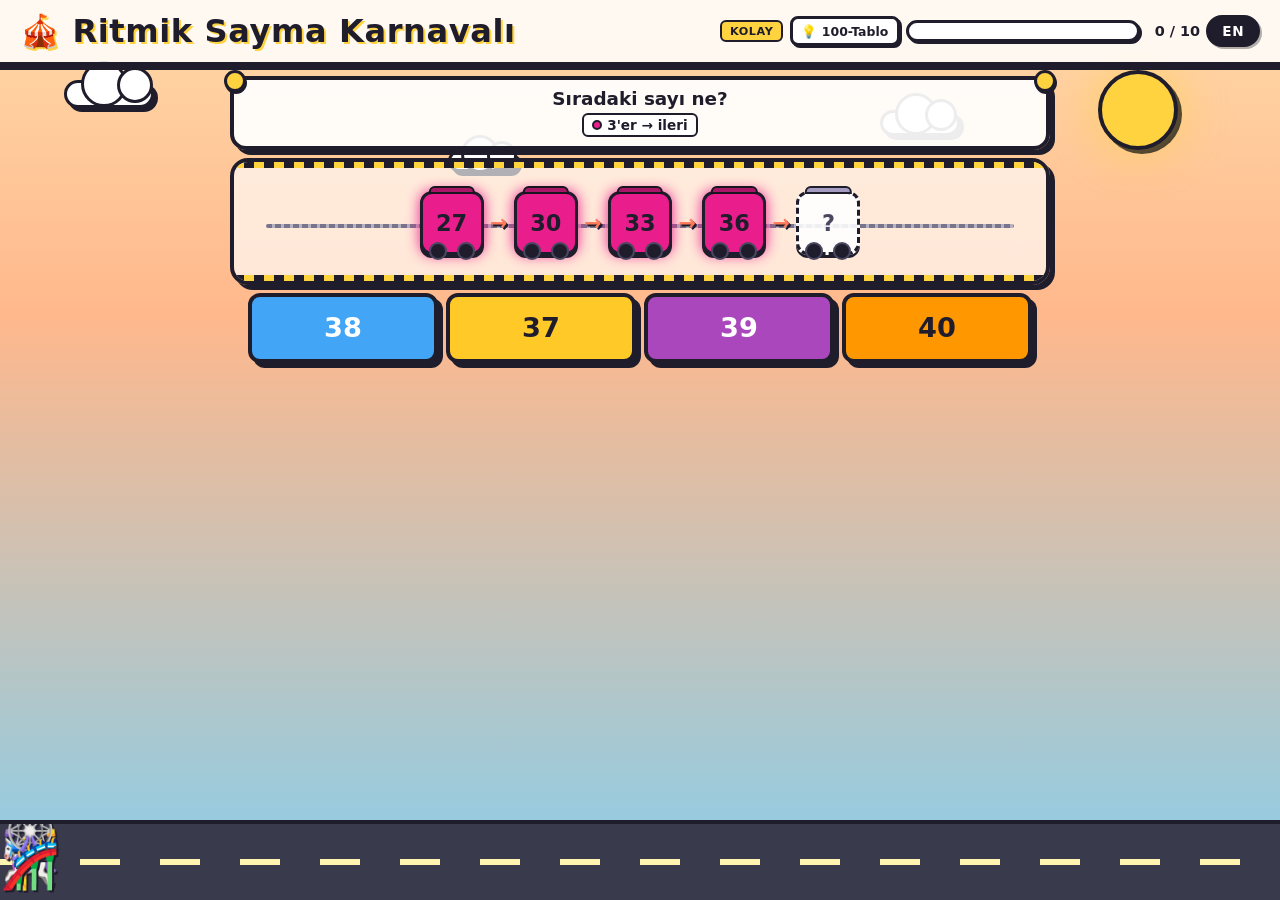
<file: games/skip-count-carnival.html>
<!DOCTYPE html>
<html lang="tr">
<head>
<meta charset="UTF-8" />
<meta name="viewport" content="width=device-width,initial-scale=1.0,maximum-scale=1.0,user-scalable=no" />
<title>Ritmik Sayma Karnavalı — 2. Sınıf Matematik</title>
<link rel="stylesheet" href="../shared/mf-design.css">
<style>
/* ============================================================
   Skip Count Carnival / Ritmik Sayma Karnavalı — Grade 2
   Target concept: skip counting forward & backward by 2,3,4,5,10
   Curriculum: MAT.2.1.4
   ============================================================ */

/* Game-specific color vars */
:root {
  --skip-2:    #00b8d9;
  --skip-3:    #e91e8c;
  --skip-4:    #7c4dff;
  --skip-5:    #ffc400;
  --skip-10:   #ff6b3d;
  --ride-body: #d4cfe8;
  --ride-roof: #a49cc0;
  --track-col: #7a738c;
}

/* Ambient layer */
.ambient { position: absolute; inset: 0; pointer-events: none; z-index: 0; }

main {
  position: relative; z-index: 2; flex: 1;
  display: flex; flex-direction: column;
  align-items: center; gap: 0.5rem;
  padding: 0.6rem 0.75rem 100px;
  overflow-y: auto;
}

/* ---- Header extras ---- */
.header-end {
  flex: 1;
  max-width: 540px;
  display: flex;
  align-items: center;
  gap: 0.4rem;
}
.difficulty-badge.medium { background: var(--b4); color: #fff; }
.difficulty-badge.hard   { background: var(--b1); color: #fff; }

.hint-btn {
  font-family: inherit;
  font-size: 0.78rem;
  font-weight: 900;
  padding: 0.28rem 0.55rem;
  background: #fff;
  color: var(--ink);
  border: 3px solid var(--ink);
  border-radius: 8px;
  box-shadow: 2px 2px 0 var(--ink);
  cursor: pointer;
  white-space: nowrap;
  flex-shrink: 0;
}
.hint-btn:active { transform: translate(2px, 2px); box-shadow: 0 0 0 var(--ink); }
.hint-btn:focus-visible { outline: 3px solid var(--sun); outline-offset: 2px; }
.hint-btn.active { background: var(--sun); }

/* ---- Prompt card ---- */
.prompt-card {
  width: min(820px, 96vw);
  background: rgba(255,255,255,0.92);
  border: 4px solid var(--ink);
  border-radius: 16px;
  padding: 0.55rem 1rem;
  box-shadow: 5px 5px 0 var(--ink);
  text-align: center;
  position: relative;
}
.prompt-card::before, .prompt-card::after {
  content: "";
  position: absolute;
  top: -10px;
  width: 16px; height: 16px;
  background: var(--sun);
  border: 3px solid var(--ink);
  border-radius: 50%;
  box-shadow: 1px 2px 0 var(--ink);
}
.prompt-card::before { left: -10px; }
.prompt-card::after  { right: -10px; }
.instruction {
  font-size: clamp(0.9rem, 2.3vw, 1.15rem);
  font-weight: 800;
  color: var(--ink);
}
.skip-tag {
  display: inline-flex;
  align-items: center;
  gap: 0.3rem;
  font-size: 0.85rem;
  font-weight: 900;
  padding: 0.15rem 0.55rem;
  margin-top: 0.2rem;
  border: 2px solid var(--ink);
  border-radius: 6px;
  background: rgba(255,255,255,0.95);
  color: var(--ink);
}
.skip-tag .dot {
  display: inline-block;
  width: 10px; height: 10px;
  border-radius: 50%;
  border: 2px solid var(--ink);
}

/* ---- Ride track ---- */
.ride-container {
  width: min(820px, 96vw);
  background: rgba(255,255,255,0.65);
  border: 4px solid var(--ink);
  border-radius: 18px;
  padding: 1rem 0.75rem 0.8rem;
  box-shadow: 5px 5px 0 var(--ink);
  position: relative;
  overflow: hidden;
}
/* Chase lights top */
.ride-container::before {
  content: "";
  position: absolute;
  top: 0; left: 0; right: 0;
  height: 6px;
  background: repeating-linear-gradient(90deg, var(--sun) 0 10px, var(--ink) 10px 20px);
  animation: chaseLights 0.8s linear infinite;
}
/* Chase lights bottom */
.ride-container::after {
  content: "";
  position: absolute;
  bottom: 0; left: 0; right: 0;
  height: 6px;
  background: repeating-linear-gradient(90deg, var(--ink) 0 10px, var(--sun) 10px 20px);
  animation: chaseLights 0.8s linear infinite reverse;
}
@keyframes chaseLights {
  0%   { background-position: 0 0; }
  100% { background-position: 20px 0; }
}

.track-line {
  position: absolute;
  top: 50%; left: 4%; right: 4%;
  height: 4px;
  background: var(--track-col);
  border-radius: 2px;
  transform: translateY(50%);
  z-index: 1;
}
.track-line::before {
  content: "";
  position: absolute;
  inset: 0;
  background: repeating-linear-gradient(90deg, transparent 0 6px, rgba(255,255,255,0.45) 6px 9px);
}

/* Ride-car row */
.ride-cars {
  position: relative;
  z-index: 2;
  display: flex;
  align-items: center;
  justify-content: center;
  gap: 0.4rem;
  flex-wrap: wrap;
  min-height: 90px;
}

/* Individual ride car */
.ride-car {
  position: relative;
  width: 64px;
  height: 64px;
  display: flex;
  align-items: center;
  justify-content: center;
  border: 3px solid var(--ink);
  border-radius: 12px;
  background: var(--ride-body);
  color: var(--ink-soft);
  font-size: 1.4rem;
  font-weight: 900;
  cursor: default;
  transition: transform 0.2s ease;
  box-shadow: 0 3px 0 var(--ink);
}
/* Wheels */
.ride-car::before, .ride-car::after {
  content: "";
  position: absolute;
  bottom: -8px;
  width: 14px; height: 14px;
  background: var(--ink);
  border: 2px solid var(--ink-soft);
  border-radius: 50%;
}
.ride-car::before { left: 6px; }
.ride-car::after  { right: 6px; }

/* Roof strip */
.ride-car-roof {
  position: absolute;
  top: -8px;
  left: 50%;
  transform: translateX(-50%);
  width: 80%;
  height: 8px;
  border: 2px solid var(--ink);
  border-radius: 6px 6px 0 0;
  background: var(--ride-roof);
}

/* Lit car */
.ride-car.lit {
  background: var(--skip-color, var(--b2));
  color: var(--ink);
  box-shadow: 0 3px 0 var(--ink), 0 0 14px var(--skip-color, var(--b2));
  animation: litPulse 1.8s ease-in-out infinite;
}
.ride-car.lit .ride-car-roof {
  background: var(--skip-color, var(--b2));
  filter: brightness(0.72);
}
@keyframes litPulse {
  0%, 100% { box-shadow: 0 3px 0 var(--ink), 0 0 14px var(--skip-color, var(--b2)); }
  50%       { box-shadow: 0 3px 0 var(--ink), 0 0 28px var(--skip-color, var(--b2)); }
}

/* Gap car */
.ride-car.gap {
  background: rgba(255,255,255,0.88);
  color: var(--ink-soft);
  border-style: dashed;
  cursor: pointer;
  animation: gapPulse 1.5s ease-in-out infinite;
}
.ride-car.gap.active {
  background: var(--sun);
  color: var(--ink);
  border-style: solid;
  animation: activeGap 0.8s ease-in-out infinite;
  box-shadow: 0 3px 0 var(--ink), 0 0 18px var(--sun);
}
.ride-car.gap.user-typing {
  background: var(--sun);
  color: var(--ink);
  border-style: solid;
}
@keyframes gapPulse {
  0%, 100% { transform: scale(1);    border-color: var(--ink-soft); }
  50%      { transform: scale(1.05); border-color: var(--warm); }
}
@keyframes activeGap {
  0%, 100% { transform: scale(1.08); }
  50%      { transform: scale(1.15); }
}
.ride-car.correct-flash { animation: correctPulse 0.6s ease; background: var(--good) !important; color: #fff; }
.ride-car.wrong-flash   { animation: wrongShake  0.5s ease;  background: var(--bad)  !important; color: #fff; }

/* Sequence arrows */
.seq-arrow {
  font-size: 1.3rem;
  font-weight: 900;
  color: var(--warm);
  display: inline-flex;
  align-items: center;
  text-shadow: 2px 2px 0 var(--ink);
  z-index: 2;
}

/* ---- Numpad area ---- */
.numpad-area {
  width: min(360px, 95vw);
  display: flex;
  flex-direction: column;
  gap: 0.4rem;
  align-items: center;
}
.numpad-hint {
  font-size: 0.8rem;
  font-weight: 700;
  color: var(--ink);
  background: rgba(255,255,255,0.88);
  padding: 0.3rem 0.7rem;
  border-radius: 8px;
  border: 2px solid var(--ink);
  text-align: center;
}
/* Override shared numpad width */
.numpad { width: 100%; }
.numpad button { font-size: 1.4rem; padding: 0.55rem 0; }
.numpad button.action { background: var(--warm); color: #fff; }
.numpad button.submit { background: var(--good);  color: #fff; }

/* Action row */
.action-row {
  width: min(360px, 95vw);
  display: flex;
  gap: 0.5rem;
  justify-content: center;
}
.action-btn {
  font-family: inherit;
  font-weight: 900;
  font-size: clamp(0.9rem, 2.3vw, 1.05rem);
  padding: 0.55rem 1.1rem;
  border: 4px solid var(--ink);
  border-radius: 10px;
  cursor: pointer;
  box-shadow: 4px 4px 0 var(--ink);
}
.action-btn.check  { background: var(--good); color: #fff; flex: 2; min-width: 120px; }
.action-btn.clear  { background: #fff;        color: var(--ink); flex: 1; min-width: 90px; }
.action-btn:active { transform: translate(2px, 2px); box-shadow: 2px 2px 0 var(--ink); }
.action-btn:focus-visible { outline: 3px solid var(--sun); outline-offset: 2px; }
.action-btn[disabled] { opacity: 0.4; cursor: not-allowed; }

/* ---- Multiple-choice row ---- */
.mc-row {
  width: min(820px, 96vw);
  display: flex;
  gap: 0.5rem;
  justify-content: center;
  flex-wrap: wrap;
}
.mc-btn {
  flex: 1 1 110px;
  max-width: 190px;
  min-height: 70px;
  font-family: inherit;
  font-size: clamp(1.2rem, 3.4vw, 1.7rem);
  font-weight: 900;
  border: 4px solid var(--ink);
  border-radius: 12px;
  cursor: pointer;
  box-shadow: 5px 5px 0 var(--ink);
  transition: transform 0.12s ease, box-shadow 0.12s ease;
  padding: 0.5rem 0.7rem;
  color: var(--ink);
}
.mc-btn:nth-child(1) { background: var(--b4); color: #fff; }
.mc-btn:nth-child(2) { background: var(--b2); color: var(--ink); }
.mc-btn:nth-child(3) { background: var(--b5); color: #fff; }
.mc-btn:nth-child(4) { background: var(--b6); color: var(--ink); }
.mc-btn:hover  { transform: translate(-2px, -2px); box-shadow: 7px 7px 0 var(--ink); }
.mc-btn:active { transform: translate(2px, 2px);   box-shadow: 2px 2px 0 var(--ink); }
.mc-btn:focus-visible { outline: 3px solid var(--sun); outline-offset: 2px; }
.mc-btn.correct-flash { animation: correctPulse 0.6s ease; background: var(--good) !important; color: #fff; }
.mc-btn.wrong-flash   { animation: wrongShake  0.5s ease;  background: var(--bad)  !important; color: #fff; }

/* ---- 100-Chart overlay ---- */
.chart-overlay {
  position: fixed;
  inset: 0;
  background: rgba(31,29,44,0.6);
  display: flex;
  align-items: center;
  justify-content: center;
  z-index: 80;
  padding: 1rem;
  backdrop-filter: blur(3px);
}
.chart-panel {
  background: #fff;
  border: 5px solid var(--ink);
  border-radius: 16px;
  padding: 0.75rem;
  box-shadow: 8px 8px 0 var(--ink);
  max-width: 95vw;
  max-height: 90vh;
  overflow: auto;
  text-align: center;
}
.chart-title {
  font-weight: 900;
  font-size: 1rem;
  margin-bottom: 0.4rem;
  color: var(--ink);
}
.chart-legend {
  font-size: 0.75rem;
  font-weight: 700;
  color: var(--ink-soft);
  margin-bottom: 0.5rem;
}
.hundred-grid {
  display: grid;
  grid-template-columns: repeat(10, 1fr);
  gap: 2px;
  width: min(420px, 90vw);
  margin: 0 auto;
}
.hcell {
  aspect-ratio: 1 / 1;
  display: flex;
  align-items: center;
  justify-content: center;
  background: #fff;
  border: 2px solid var(--ink);
  border-radius: 4px;
  font-size: clamp(0.65rem, 2vw, 0.85rem);
  font-weight: 700;
  color: var(--ink);
}
.hcell.skip {
  background: var(--skip-color, var(--b2));
  font-weight: 900;
  animation: cellGlow 2s ease-in-out infinite;
}
@keyframes cellGlow {
  0%, 100% { filter: brightness(1); }
  50%      { filter: brightness(1.18); }
}
.hcell.current-target {
  background: var(--good);
  color: #fff;
  font-weight: 900;
  transform: scale(1.05);
}
.close-chart {
  margin-top: 0.6rem;
  font-family: inherit;
  font-weight: 900;
  font-size: 1rem;
  padding: 0.5rem 1.5rem;
  background: var(--warm);
  color: #fff;
  border: 3px solid var(--ink);
  border-radius: 10px;
  box-shadow: 3px 3px 0 var(--ink);
  cursor: pointer;
}
.close-chart:active { transform: translate(2px, 2px); box-shadow: 1px 1px 0 var(--ink); }
.close-chart:focus-visible { outline: 3px solid var(--sun); outline-offset: 2px; }

/* ---- Mobile tweaks ---- */
@media (max-width: 560px) {
  .ride-car { width: 48px; height: 48px; font-size: 1rem; border-radius: 8px; }
  .ride-car::before, .ride-car::after { width: 10px; height: 10px; bottom: -6px; }
  .ride-car-roof { height: 6px; top: -6px; }
  .seq-arrow { font-size: 0.95rem; }
  .numpad-area { width: 95vw; }
  .header-end { max-width: none; }
}
</style>
</head>
<body>
<div id="app">

  <!-- Ambient background layers -->
  <div class="ambient" aria-hidden="true">
    <div class="sun"></div>
    <div class="cloud cloud-1"></div>
    <div class="cloud cloud-2"></div>
    <div class="cloud cloud-3"></div>
  </div>
  <div class="road" aria-hidden="true">
    <div class="car car-1">🎠</div>
    <div class="car car-2">🎡</div>
    <div class="car car-3">🎢</div>
  </div>

  <!-- Header -->
  <header>
    <div class="title" id="titleEl">🎪 Ritmik Sayma Karnavalı</div>
    <div class="header-end">
      <span class="difficulty-badge" id="difficultyBadge">Kolay</span>
      <button class="hint-btn" id="hintBtn" type="button">💡 100-Tablo</button>
      <div class="progress-wrap" role="progressbar"
           aria-valuemin="0" aria-valuemax="10" aria-valuenow="0"
           aria-label="İlerleme" id="progressBar">
        <div class="progress-track"><div class="progress-fill" id="progressFill"></div></div>
        <div class="progress-text" id="progressText">0 / 10</div>
      </div>
      <button class="lang-toggle" id="langToggleBtn" type="button">EN</button>
    </div>
  </header>

  <!-- Main game area -->
  <main>

    <!-- Prompt -->
    <section class="prompt-card">
      <div class="instruction" id="instruction"></div>
      <div id="skipTagWrap"></div>
    </section>

    <!-- Ride track -->
    <section class="ride-container" id="rideContainer">
      <div class="track-line"></div>
      <div class="ride-cars" id="carsRow"></div>
    </section>

    <!-- Numpad (fill modes) -->
    <div class="numpad-area" id="numpadArea" hidden>
      <div class="numpad-hint" id="numpadHint"></div>
      <div class="numpad" id="numpad">
        <button type="button" data-key="1">1</button>
        <button type="button" data-key="2">2</button>
        <button type="button" data-key="3">3</button>
        <button type="button" data-key="4">4</button>
        <button type="button" data-key="5">5</button>
        <button type="button" data-key="6">6</button>
        <button type="button" data-key="7">7</button>
        <button type="button" data-key="8">8</button>
        <button type="button" data-key="9">9</button>
        <button type="button" class="action" data-key="back" id="backspaceBtn">⌫</button>
        <button type="button" data-key="0">0</button>
        <button type="button" class="submit" data-key="enter" id="enterBtn">↵</button>
      </div>
      <div class="action-row">
        <button class="action-btn clear" id="clearBtn" type="button">🧹 Temizle</button>
        <button class="action-btn check" id="checkBtn" type="button">✓ Kontrol</button>
      </div>
    </div>

    <!-- Multiple-choice row -->
    <div class="mc-row" id="mcRow" hidden></div>

    <!-- Feedback -->
    <div class="feedback" id="feedback" aria-live="polite"></div>

  </main>

  <!-- 100-Chart overlay -->
  <div class="chart-overlay" id="chartOverlay" hidden
       role="dialog" aria-modal="true" aria-labelledby="chartTitle">
    <div class="chart-panel">
      <div class="chart-title" id="chartTitle">100-Tablo</div>
      <div class="chart-legend" id="chartLegend"></div>
      <div class="hundred-grid" id="hundredGrid"></div>
      <button class="close-chart" type="button" id="closeChartBtn">Kapat</button>
    </div>
  </div>

  <!-- Reward modal -->
  <div class="reward-modal" id="rewardModal" hidden
       role="dialog" aria-modal="true" aria-labelledby="rewardTitle">
    <div class="confetti-layer" id="confettiLayer" aria-hidden="true"></div>
    <div class="reward-card">
      <h2 id="rewardTitle">🎉 Karnaval Şampiyonu! 🎉</h2>
      <div class="reward-image-wrap" id="rewardImageWrap"></div>
      <p class="reward-msg" id="rewardMsg">Harika ritmik sayma, tren kondüktörü!</p>
      <button class="play-again" id="playAgainBtn" type="button">Tekrar Oyna</button>
    </div>
  </div>

</div>
<script src="../shared/mf-core.js"></script>
<script>
(() => {
  'use strict';

  const { rand, pick, shuffle, loadRewards, chooseReward, mountReward,
          spawnConfetti, trapFocus, releaseFocus } = MF;

  /* ---------- Config ---------- */
  const TARGET_PROGRESS = 10;
  const INCREMENT_RIGHT = 1;
  const DECREMENT_WRONG = 1;
  const FEEDBACK_DELAY  = 1300;
  const DIFFICULTY = { medium: 3, hard: 6 };

  /* ---------- Skip-size colors ---------- */
  const SKIP_CSS = {
    2: 'var(--skip-2)', 3: 'var(--skip-3)', 4: 'var(--skip-4)',
    5: 'var(--skip-5)', 10: 'var(--skip-10)',
  };
  const SKIP_HEX = {
    2: '#00b8d9', 3: '#e91e8c', 4: '#7c4dff', 5: '#ffc400', 10: '#ff6b3d',
  };

  /* Turkish suffix lookup for skip labels */
  const TR_SKIP = { 2:"2'şer", 3:"3'er", 4:"4'er", 5:"5'er", 10:"10'ar" };

  /* ---------- Bilingual strings ---------- */
  const STRINGS = {
    en: {
      title:         '🎪 Skip Count Carnival',
      diffEasy:      'Easy',
      diffMedium:    'Medium',
      diffHard:      'Hard',
      hintBtn:       '💡 100-Chart',
      hintBtnAria:   'Open 100-chart hint',
      langToggle:    'TR',
      progressAria:  'Progress',

      instrFillFwd:    'Fill in the missing car!',
      instrFillBwd:    'Backward counting! Fill the gap.',
      instrFillBoth:   'Fill BOTH missing cars!',
      instrFillTricky: '🔥 TRICKY! Fill the gap (non-multiple start).',
      instrNext:       'What number comes NEXT?',
      instrBefore:     'What number came BEFORE?',
      instrSkip:       'What is the SKIP SIZE between cars?',

      skipForward:  (n) => `Skip by ${n} → forward`,
      skipBackward: (n) => `Skip by ${n} ← backward`,
      skipUnknown:  '? ←→ ?',

      gapAria:    'Empty car, tap to fill',
      singleHint: 'Type the missing number, then ↵',
      multiHint:  (active, filled, total) => `Active: car #${active} — ${filled}/${total} filled`,
      fillFirst:  '🎪 Fill all the ? cars first!',

      checkBtn:      '✓ Check',
      clearBtn:      '🧹 Clear',
      backspaceAria: 'Backspace',
      enterAria:     'Next gap or check',

      chartTitleIdentify:  '100-Chart',
      chartLegendIdentify: 'Count between cars in the sequence!',
      chartTitleSkip:      (n, dir) => `Skip by ${n} ${dir === 1 ? '→' : '←'}`,
      chartLegendSkip:     (n) => `Colored cells = skip-by-${n} pattern. Green = in this question.`,
      closeChart:          'Close',

      praiseFillGap:  ['🎪 Spot on!', '⭐ Perfect skip!', '✨ All cars lit!', '🎢 Carnival champ!', '👏 Brilliant!'],
      praiseMC:       ['🎪 Yes!', '⭐ Right answer!', '✨ Next stop perfect!', '🎢 Conductor approves!', '🌟 Sharp!'],
      praiseIdentify: ['🎪 Skip found!', '⭐ Pattern detected!', '✨ Math detective!', '🎢 Skip pro!', '🌟 Brilliant!'],

      wrongFill:     (s) => `🎪 The answer was ${s}. Keep going!`,
      wrongTricky:   (s, n) => `🎪 Tricky! Answer: ${s}. The pattern still adds ${n}.`,
      wrongMC:       (s) => `🎪 The answer was ${s}. Try the next ride!`,
      wrongIdentify: (s) => `🎪 The skip was ${s}. Subtract two cars to check!`,

      rewardTitle:   '🎉 Carnival Champion! 🎉',
      rewardMsg:     'Amazing skip counting, ride conductor!',
      playAgain:     'Play Again',
      rewardMissing: '(reward image missing)',
    },
    tr: {
      title:         '🎪 Ritmik Sayma Karnavalı',
      diffEasy:      'Kolay',
      diffMedium:    'Orta',
      diffHard:      'Zor',
      hintBtn:       '💡 100-Tablo',
      hintBtnAria:   '100-tablo ipucunu aç',
      langToggle:    'EN',
      progressAria:  'İlerleme',

      instrFillFwd:    'Eksik arabayı doldur!',
      instrFillBwd:    'Geri sayma! Boşluğu doldur.',
      instrFillBoth:   'İKİ eksik arabayı da doldur!',
      instrFillTricky: '🔥 ZOR! Boşluğu doldur (katlardan başlamıyor).',
      instrNext:       'Sıradaki sayı ne?',
      instrBefore:     'Önceki sayı neydi?',
      instrSkip:       'Arabalar arasındaki sıçrama kaç?',

      skipForward:  (n) => `${TR_SKIP[n] || n+"'er"} → ileri`,
      skipBackward: (n) => `${TR_SKIP[n] || n+"'er"} ← geri`,
      skipUnknown:  '? ←→ ?',

      gapAria:    'Boş araba, doldurmak için dokun',
      singleHint: 'Eksik sayıyı yaz, sonra ↵',
      multiHint:  (active, filled, total) => `Aktif: araba #${active} — ${filled}/${total} dolduruldu`,
      fillFirst:  '🎪 Önce tüm ? arabaları doldur!',

      checkBtn:      '✓ Kontrol',
      clearBtn:      '🧹 Temizle',
      backspaceAria: 'Geri sil',
      enterAria:     'Sonraki boşluk veya kontrol et',

      chartTitleIdentify:  '100-Tablo',
      chartLegendIdentify: 'Arabalar arasındaki sayıyı tabloda bul!',
      chartTitleSkip:      (n, dir) => `${TR_SKIP[n] || n+"'er"} ${dir === 1 ? '→' : '←'}`,
      chartLegendSkip:     (n) => `Renkli hücreler = ${TR_SKIP[n] || n+"'er"} sayma örüntüsü. Yeşil = bu soruda.`,
      closeChart:          'Kapat',

      praiseFillGap:  ['🎪 Tam isabet!', '⭐ Mükemmel atlama!', '✨ Tüm arabalar yandı!', '🎢 Karnaval şampiyonu!', '👏 Harika!'],
      praiseMC:       ['🎪 Evet!', '⭐ Doğru cevap!', '✨ Harika!', '🎢 Kondüktör onayladı!', '🌟 Süper!'],
      praiseIdentify: ['🎪 Sıçrama bulundu!', '⭐ Örüntü keşfedildi!', '✨ Matematik dedektifi!', '🎢 Sıçrama ustası!', '🌟 Süper!'],

      wrongFill:     (s) => `🎪 Cevap ${s} idi. Devam et!`,
      wrongTricky:   (s, n) => `🎪 Zor! Cevap: ${s}. Örüntü yine ${n} artıyor.`,
      wrongMC:       (s) => `🎪 Cevap ${s} idi. Sonraki tura hazır ol!`,
      wrongIdentify: (s) => `🎪 Sıçrama ${s} idi. İki arabayı çıkar, kontrol et!`,

      rewardTitle:   '🎉 Karnaval Şampiyonu! 🎉',
      rewardMsg:     'Harika ritmik sayma, tren kondüktörü!',
      playAgain:     'Tekrar Oyna',
      rewardMissing: '(ödül resmi eksik)',
    },
  };

  /* ---------- i18n ---------- */
  let lang = localStorage.getItem('mf_lang') || 'tr';
  const S = (k, ...a) => {
    const v = STRINGS[lang][k];
    return typeof v === 'function' ? v(...a) : v;
  };

  const rewardStore = loadRewards();

  /* ---------- DOM refs ---------- */
  const $titleEl       = document.getElementById('titleEl');
  const $instruction   = document.getElementById('instruction');
  const $skipTagWrap   = document.getElementById('skipTagWrap');
  const $carsRow       = document.getElementById('carsRow');
  const $numpadArea    = document.getElementById('numpadArea');
  const $numpad        = document.getElementById('numpad');
  const $numpadHint    = document.getElementById('numpadHint');
  const $checkBtn      = document.getElementById('checkBtn');
  const $clearBtn      = document.getElementById('clearBtn');
  const $backspaceBtn  = document.getElementById('backspaceBtn');
  const $enterBtn      = document.getElementById('enterBtn');
  const $mcRow         = document.getElementById('mcRow');
  const $feedback      = document.getElementById('feedback');
  const $hintBtn       = document.getElementById('hintBtn');
  const $progressFill  = document.getElementById('progressFill');
  const $progressText  = document.getElementById('progressText');
  const $progressBar   = document.getElementById('progressBar');
  const $diffBadge     = document.getElementById('difficultyBadge');
  const $chartOverlay  = document.getElementById('chartOverlay');
  const $chartTitle    = document.getElementById('chartTitle');
  const $chartLegend   = document.getElementById('chartLegend');
  const $hundredGrid   = document.getElementById('hundredGrid');
  const $closeChartBtn = document.getElementById('closeChartBtn');
  const $rewardModal   = document.getElementById('rewardModal');
  const $rewardTitle   = document.getElementById('rewardTitle');
  const $rewardMsg     = document.getElementById('rewardMsg');
  const $rewardImgWrap = document.getElementById('rewardImageWrap');
  const $confetti      = document.getElementById('confettiLayer');
  const $playAgainBtn  = document.getElementById('playAgainBtn');
  const $langToggleBtn = document.getElementById('langToggleBtn');

  /* ---------- Apply all static strings ---------- */
  function applyStaticStrings() {
    document.documentElement.lang = lang;
    document.title = lang === 'tr'
      ? 'Ritmik Sayma Karnavalı — 2. Sınıf Matematik'
      : 'Skip Count Carnival — Grade 2 Math';
    $titleEl.textContent       = S('title');
    $langToggleBtn.textContent = S('langToggle');
    $hintBtn.textContent       = S('hintBtn');
    $hintBtn.setAttribute('aria-label', S('hintBtnAria'));
    $checkBtn.textContent      = S('checkBtn');
    $clearBtn.textContent      = S('clearBtn');
    $backspaceBtn.setAttribute('aria-label', S('backspaceAria'));
    $enterBtn.setAttribute('aria-label',     S('enterAria'));
    $closeChartBtn.textContent = S('closeChart');
    $rewardTitle.textContent   = S('rewardTitle');
    $rewardMsg.textContent     = S('rewardMsg');
    $playAgainBtn.textContent  = S('playAgain');
    $progressBar.setAttribute('aria-label', S('progressAria'));
    updateDiffBadge();
  }

  function setLang(next) {
    lang = next;
    localStorage.setItem('mf_lang', lang);
    applyStaticStrings();
    if (state.current) renderQuestion(state.current);
  }

  /* ---------- Progress / difficulty ---------- */
  function diffLabel(p) {
    if (p < DIFFICULTY.medium) return { text: S('diffEasy'),   cls: '' };
    if (p < DIFFICULTY.hard)   return { text: S('diffMedium'), cls: 'medium' };
    return { text: S('diffHard'), cls: 'hard' };
  }
  function updateDiffBadge() {
    const d = diffLabel(state.progress);
    $diffBadge.textContent = d.text;
    $diffBadge.className   = 'difficulty-badge ' + d.cls;
  }
  function updateProgress() {
    const pct = (state.progress / TARGET_PROGRESS) * 100;
    $progressFill.style.width = pct + '%';
    $progressText.textContent = state.progress + ' / ' + TARGET_PROGRESS;
    $progressBar.setAttribute('aria-valuenow', String(state.progress));
    updateDiffBadge();
  }

  /* ---------- Game state ---------- */
  const state = {
    progress:     0,
    current:      null,
    locked:       false,
    gapInputs:    {},
    activeGapIdx: null,
  };

  /* =====================================================
     QUESTION GENERATORS
     ===================================================== */

  function buildSequence(start, skip, len, direction) {
    const seq = [];
    for (let i = 0; i < len; i++) seq.push(start + direction * skip * i);
    return seq;
  }

  function pickForwardStart(skip, len, allowNonMultiple) {
    const maxStart = 99 - skip * (len - 1);
    if (maxStart < 1) return null;
    if (allowNonMultiple) return rand(1, maxStart);
    const maxMult = Math.floor(maxStart / skip);
    const k = rand(0, maxMult);
    return Math.max(skip, k * skip);
  }
  function pickBackwardStart(skip, len, allowNonMultiple) {
    const minStart = 1 + skip * (len - 1);
    if (minStart > 99) return null;
    if (allowNonMultiple) return rand(minStart, 99);
    const minMult = Math.ceil(minStart / skip);
    const maxMult = Math.floor(99 / skip);
    if (minMult > maxMult) return null;
    return rand(minMult, maxMult) * skip;
  }

  function genSingleGapForward() {
    const skip = pick([2, 5, 10]);
    const start = pickForwardStart(skip, 5, false);
    if (start === null) return genSingleGapForward();
    const seq = buildSequence(start, skip, 5, 1);
    return { type:'fillGap', sequence:seq, gaps:[rand(1,3)], direction:1, skip, instrKey:'instrFillFwd' };
  }
  function genSingleGapBackward() {
    const skip = pick([2, 5, 10]);
    const start = pickBackwardStart(skip, 5, false);
    if (start === null) return genSingleGapBackward();
    const seq = buildSequence(start, skip, 5, -1);
    return { type:'fillGap', sequence:seq, gaps:[rand(1,3)], direction:-1, skip, instrKey:'instrFillBwd' };
  }
  function genWhatNext() {
    const skip = pick([2, 3, 4, 5, 10]);
    const start = pickForwardStart(skip, 5, false);
    if (start === null) return genWhatNext();
    const seq = buildSequence(start, skip, 4, 1);
    const correct = seq[3] + skip;
    if (correct > 99) return genWhatNext();
    const ds = new Set();
    if (skip > 1) ds.add(seq[3] + (skip - 1));
    ds.add(seq[3] + (skip + 1)); ds.add(seq[3] + 1); ds.add(seq[3] + 2);
    ds.delete(correct);
    const dl = shuffle([...ds].filter(d => d > 0 && d <= 99)).slice(0, 3);
    while (dl.length < 3) {
      const r = correct + rand(-5, 5);
      if (r !== correct && r > 0 && r <= 99 && !dl.includes(r)) dl.push(r);
    }
    return { type:'mc', sequence:seq, questionMark:'end', direction:1, skip, correct, choices:shuffle([correct,...dl]), instrKey:'instrNext' };
  }
  function genWhatBefore() {
    const skip = pick([2, 3, 4, 5, 10]);
    const start = pickForwardStart(skip, 5, false);
    if (start === null) return genWhatBefore();
    const seq = buildSequence(start + skip, skip, 4, 1);
    const correct = start;
    if (correct < 1) return genWhatBefore();
    const ds = new Set();
    if (skip > 1) ds.add(seq[0] - (skip - 1));
    ds.add(seq[0] - (skip + 1)); ds.add(seq[0] - 1); ds.add(seq[0] - 2);
    ds.delete(correct);
    const dl = shuffle([...ds].filter(d => d > 0 && d <= 99)).slice(0, 3);
    while (dl.length < 3) {
      const r = correct + rand(-5, 5);
      if (r !== correct && r > 0 && r <= 99 && !dl.includes(r)) dl.push(r);
    }
    return { type:'mc', sequence:seq, questionMark:'start', direction:1, skip, correct, choices:shuffle([correct,...dl]), instrKey:'instrBefore' };
  }
  function genIdentifySkip() {
    const skip = pick([2, 3, 4, 5, 10]);
    const start = pickForwardStart(skip, 4, Math.random() < 0.4);
    if (start === null) return genIdentifySkip();
    const seq = buildSequence(start, skip, 4, 1);
    const ds = shuffle([2,3,4,5,10].filter(s => s !== skip)).slice(0, 3);
    return { type:'identifySkip', sequence:seq, direction:1, skip, correct:skip, choices:shuffle([skip,...ds]), instrKey:'instrSkip' };
  }
  function genMultiGap() {
    const skip = pick([2, 3, 4, 5, 10]);
    const dir  = pick([1, -1]);
    const start = dir === 1 ? pickForwardStart(skip, 5, false) : pickBackwardStart(skip, 5, false);
    if (start === null) return genMultiGap();
    const seq = buildSequence(start, skip, 5, dir);
    const cands = [1, 2, 3];
    const g1 = pick(cands);
    const g2 = pick(cands.filter(i => i !== g1));
    return { type:'fillGap', sequence:seq, gaps:[g1,g2].sort((a,b)=>a-b), direction:dir, skip, instrKey:'instrFillBoth' };
  }
  function genNonMultipleStart() {
    const skip = pick([2, 3, 4, 5]);
    let start = pickForwardStart(skip, 5, true);
    if (start === null) return genNonMultipleStart();
    if (skip > 1 && start % skip === 0) {
      start = start + 1;
      if (start + skip * 4 > 99) { start -= 2; if (start < 1) return genNonMultipleStart(); }
    }
    const seq = buildSequence(start, skip, 5, 1);
    if (seq[4] > 99 || seq[0] < 1) return genNonMultipleStart();
    return { type:'fillGap', sequence:seq, gaps:[rand(1,3)], direction:1, skip, nonMultiple:true, instrKey:'instrFillTricky' };
  }

  function pickGenerator(progress) {
    let pool;
    if (progress < DIFFICULTY.medium) {
      pool = [{ fn:genSingleGapForward, weight:60 }, { fn:genWhatNext, weight:40 }];
    } else if (progress < DIFFICULTY.hard) {
      pool = [
        { fn:genSingleGapForward,  weight:22 }, { fn:genSingleGapBackward, weight:22 },
        { fn:genWhatNext,          weight:18 }, { fn:genWhatBefore,        weight:18 },
        { fn:genIdentifySkip,      weight:20 },
      ];
    } else {
      pool = [
        { fn:genSingleGapBackward, weight:12 }, { fn:genWhatNext,         weight:10 },
        { fn:genWhatBefore,        weight:12 }, { fn:genIdentifySkip,     weight:20 },
        { fn:genMultiGap,          weight:23 }, { fn:genNonMultipleStart, weight:23 },
      ];
    }
    const total = pool.reduce((s, g) => s + g.weight, 0);
    let r = Math.random() * total;
    for (const g of pool) { r -= g.weight; if (r <= 0) return g.fn; }
    return pool[0].fn;
  }

  /* ---------- Render question ---------- */
  function renderQuestion(q) {
    state.locked      = false;
    state.gapInputs   = {};
    state.activeGapIdx = null;
    $feedback.textContent = '';
    $feedback.className   = 'feedback';
    $instruction.textContent = S(q.instrKey);

    // Skip-tag badge
    if (q.type === 'identifySkip') {
      $skipTagWrap.innerHTML =
        '<span class="skip-tag"><span class="dot" style="background:#bbb"></span>' +
        '<span>' + S('skipUnknown') + '</span></span>';
    } else {
      const dot     = `<span class="dot" style="background:${SKIP_HEX[q.skip]}"></span>`;
      const tagText = q.direction === 1 ? S('skipForward', q.skip) : S('skipBackward', q.skip);
      $skipTagWrap.innerHTML = `<span class="skip-tag">${dot}<span>${tagText}</span></span>`;
    }

    $carsRow.innerHTML = '';
    $mcRow.innerHTML   = '';
    $numpadArea.hidden = true;
    $mcRow.hidden      = true;

    const skipColor = SKIP_CSS[q.skip] || SKIP_CSS[5];

    if (q.type === 'fillGap') {
      q.sequence.forEach((val, i) => {
        if (i > 0) $carsRow.appendChild(makeArrow(q.direction));
        const isGap = q.gaps.includes(i);
        $carsRow.appendChild(makeRideCar({
          isGap, value: isGap ? '?' : val, skipColor, gapIdx: isGap ? i : null,
        }));
      });
      $numpadArea.hidden = false;
      setActiveGap(q.gaps[0]);
      updateNumpadHint();
    } else {
      if (q.type === 'mc' && q.questionMark === 'start') {
        $carsRow.appendChild(makeRideCar({ isGap:true, value:'?', skipColor, gapIdx:null }));
        $carsRow.appendChild(makeArrow(q.direction));
      }
      q.sequence.forEach((val, i) => {
        if (i > 0) $carsRow.appendChild(makeArrow(q.direction));
        $carsRow.appendChild(makeRideCar({ isGap:false, value:val, skipColor, gapIdx:null }));
      });
      if (q.type === 'mc' && q.questionMark === 'end') {
        $carsRow.appendChild(makeArrow(q.direction));
        $carsRow.appendChild(makeRideCar({ isGap:true, value:'?', skipColor, gapIdx:null }));
      }
      $mcRow.hidden = false;
      q.choices.forEach(c => {
        const btn = document.createElement('button');
        btn.type = 'button';
        btn.className = 'mc-btn';
        btn.textContent = String(c);
        btn.dataset.value = String(c);
        btn.addEventListener('click', () => onMCClicked(btn, c, q.correct));
        $mcRow.appendChild(btn);
      });
    }
  }

  function makeArrow(direction) {
    const el = document.createElement('span');
    el.className = 'seq-arrow';
    el.setAttribute('aria-hidden', 'true');
    el.textContent = direction === 1 ? '→' : '←';
    return el;
  }

  function makeRideCar({ isGap, value, skipColor, gapIdx }) {
    const car = document.createElement('div');
    car.className = 'ride-car';
    if (isGap) {
      car.classList.add('gap');
      if (gapIdx !== null) car.dataset.gap = String(gapIdx);
      car.tabIndex = 0;
      car.setAttribute('role', 'button');
      car.setAttribute('aria-label', S('gapAria'));
      car.textContent = '?';
      if (gapIdx !== null) {
        car.addEventListener('click', () => setActiveGap(gapIdx));
        car.addEventListener('keydown', e => {
          if (e.key === 'Enter' || e.key === ' ') { e.preventDefault(); setActiveGap(gapIdx); }
        });
      }
    } else {
      car.classList.add('lit');
      car.style.setProperty('--skip-color', skipColor);
      car.textContent = String(value);
    }
    const roof = document.createElement('div');
    roof.className = 'ride-car-roof';
    car.appendChild(roof);
    return car;
  }

  /* ---------- Gap input / numpad ---------- */
  function setActiveGap(gapIdx) {
    if (state.locked || !state.current || state.current.type !== 'fillGap') return;
    state.activeGapIdx = gapIdx;
    [...$carsRow.querySelectorAll('.ride-car.gap')].forEach(c => {
      if (parseInt(c.dataset.gap, 10) === gapIdx) c.classList.add('active');
      else c.classList.remove('active');
    });
    updateNumpadHint();
  }

  function updateNumpadHint() {
    if (!state.current || state.current.type !== 'fillGap') return;
    const total  = state.current.gaps.length;
    const filled = state.current.gaps.filter(g => state.gapInputs[g] !== undefined).length;
    $numpadHint.textContent = total > 1
      ? S('multiHint', (state.activeGapIdx || 0) + 1, filled, total)
      : S('singleHint');
  }

  function onNumpadKey(key) {
    if (state.locked || !state.current || state.current.type !== 'fillGap') return;
    if (state.activeGapIdx === null) {
      const unfilled = state.current.gaps.find(g => state.gapInputs[g] === undefined);
      if (unfilled !== undefined) setActiveGap(unfilled);
      else return;
    }
    const idx = state.activeGapIdx;
    let current = state.gapInputs[idx] || '';

    if (key === 'back') {
      current = current.slice(0, -1);
    } else if (key === 'enter') {
      const next = state.current.gaps.find(g => g !== idx && state.gapInputs[g] === undefined);
      if (next !== undefined) { setActiveGap(next); return; }
      else { onCheckClicked(); return; }
    } else {
      if (current.length >= 3) return;
      const num = parseInt(current + key, 10);
      if (num > 100) return;
      current = String(num);
    }
    state.gapInputs[idx] = current;
    renderGapValue(idx, current);
    updateNumpadHint();
  }

  function renderGapValue(idx, valStr) {
    const car = [...$carsRow.querySelectorAll('.ride-car.gap')]
      .find(c => parseInt(c.dataset.gap, 10) === idx);
    if (!car) return;
    if (!valStr) { car.textContent = '?'; car.classList.remove('user-typing'); }
    else         { car.textContent = valStr; car.classList.add('user-typing'); }
    if (!car.querySelector('.ride-car-roof')) {
      const roof = document.createElement('div');
      roof.className = 'ride-car-roof';
      car.appendChild(roof);
    }
  }

  /* ---------- Clear / Check ---------- */
  function onClearClicked() {
    if (state.locked || !state.current || state.current.type !== 'fillGap') return;
    state.gapInputs = {};
    state.current.gaps.forEach(g => renderGapValue(g, ''));
    setActiveGap(state.current.gaps[0]);
    updateNumpadHint();
  }

  function onCheckClicked() {
    if (state.locked || !state.current || state.current.type !== 'fillGap') return;
    const allFilled = state.current.gaps.every(g =>
      state.gapInputs[g] !== undefined && state.gapInputs[g] !== '');
    if (!allFilled) {
      $feedback.textContent = S('fillFirst');
      $feedback.className = 'feedback bad';
      return;
    }
    let allCorrect = true;
    state.current.gaps.forEach(g => {
      const expected = state.current.sequence[g];
      const userVal  = parseInt(state.gapInputs[g], 10);
      const car = [...$carsRow.querySelectorAll('.ride-car.gap')]
        .find(c => parseInt(c.dataset.gap, 10) === g);
      if (userVal !== expected) {
        allCorrect = false;
        if (car) car.classList.add('wrong-flash');
      } else {
        if (car) car.classList.add('correct-flash');
      }
    });
    if (allCorrect) {
      handleCorrect();
    } else {
      const q = state.current;
      setTimeout(() => {
        q.gaps.forEach(g => {
          const car = [...$carsRow.querySelectorAll('.ride-car.gap')]
            .find(c => parseInt(c.dataset.gap, 10) === g);
          if (car) {
            car.textContent = String(q.sequence[g]);
            if (!car.querySelector('.ride-car-roof')) {
              const roof = document.createElement('div');
              roof.className = 'ride-car-roof';
              car.appendChild(roof);
            }
          }
        });
      }, 600);
      const correctStr = q.gaps.map(g => q.sequence[g]).join(', ');
      handleWrong(null, correctStr);
    }
  }

  /* ---------- MC click ---------- */
  function onMCClicked(btn, value, correctValue) {
    if (state.locked) return;
    if (value === correctValue) handleCorrect(btn);
    else handleWrong(btn, null);
  }

  /* ---------- Outcome handlers ---------- */
  function handleCorrect(btn) {
    state.locked = true;
    state.progress = Math.min(TARGET_PROGRESS, state.progress + INCREMENT_RIGHT);
    const praiseKey = state.current.type === 'fillGap'      ? 'praiseFillGap'
                    : state.current.type === 'identifySkip' ? 'praiseIdentify'
                    : 'praiseMC';
    $feedback.textContent = pick(S(praiseKey));
    $feedback.className = 'feedback good';
    if (btn) btn.classList.add('correct-flash');
    updateProgress();
    if (state.progress >= TARGET_PROGRESS) setTimeout(showReward, 1000);
    else setTimeout(nextQuestion, FEEDBACK_DELAY);
  }

  function handleWrong(btn, correctDisplay) {
    state.locked = true;
    state.progress = Math.max(0, state.progress - DECREMENT_WRONG);
    const q = state.current;
    let msg;
    if (q.type === 'fillGap') {
      msg = q.nonMultiple
        ? S('wrongTricky', correctDisplay, q.skip)
        : S('wrongFill', correctDisplay);
    } else if (q.type === 'identifySkip') {
      msg = S('wrongIdentify', q.correct);
    } else {
      msg = S('wrongMC', q.correct);
    }
    $feedback.textContent = msg;
    $feedback.className = 'feedback bad';
    if (btn) btn.classList.add('wrong-flash');
    if (q.type === 'mc' || q.type === 'identifySkip') {
      [...$mcRow.querySelectorAll('.mc-btn')].forEach(b => {
        if (parseInt(b.dataset.value, 10) === q.correct) b.classList.add('correct-flash');
      });
    }
    updateProgress();
    setTimeout(nextQuestion, FEEDBACK_DELAY + 900);
  }

  /* ---------- Main loop ---------- */
  function nextQuestion() {
    state.current = pickGenerator(state.progress)();
    renderQuestion(state.current);
  }

  /* ---------- 100-Chart ---------- */
  function openChart() {
    if (!state.current) return;
    const q = state.current;
    if (q.type === 'identifySkip') {
      $chartTitle.textContent  = S('chartTitleIdentify');
      $chartLegend.textContent = S('chartLegendIdentify');
    } else {
      $chartTitle.innerHTML    = S('chartTitleSkip', q.skip, q.direction) +
        ` <span style="color:${SKIP_HEX[q.skip]}">●</span>`;
      $chartLegend.textContent = S('chartLegendSkip', q.skip);
    }
    $hundredGrid.innerHTML = '';
    const seqSet = new Set(q.sequence);
    for (let n = 1; n <= 100; n++) {
      const cell = document.createElement('div');
      cell.className = 'hcell';
      cell.textContent = String(n);
      if (q.type !== 'identifySkip' && q.skip) {
        const base = Math.min(...q.sequence);
        if (n >= base && (n - base) % q.skip === 0) {
          cell.classList.add('skip');
          cell.style.setProperty('--skip-color', SKIP_HEX[q.skip]);
        }
      }
      if (seqSet.has(n)) cell.classList.add('current-target');
      $hundredGrid.appendChild(cell);
    }
    $chartOverlay.hidden = false;
    $hintBtn.classList.add('active');
  }
  function closeChart() {
    $chartOverlay.hidden = true;
    $hintBtn.classList.remove('active');
  }

  /* ---------- Reward ---------- */
  function showReward() {
    const reward = chooseReward(rewardStore.list);
    mountReward($rewardImgWrap, reward, S('rewardMissing'));
    spawnConfetti($confetti);
    $rewardModal.hidden = false;
    trapFocus($rewardModal);
    $playAgainBtn.focus();
  }

  /* ---------- Reset ---------- */
  function resetGame() {
    releaseFocus($rewardModal);
    state.progress  = 0;
    state.locked    = false;
    $rewardModal.hidden = true;
    $confetti.innerHTML = '';
    updateProgress();
    nextQuestion();
  }

  /* ---------- Event listeners ---------- */
  $checkBtn.addEventListener('click', onCheckClicked);
  $clearBtn.addEventListener('click', onClearClicked);
  $hintBtn.addEventListener('click', () => $chartOverlay.hidden ? openChart() : closeChart());
  $closeChartBtn.addEventListener('click', closeChart);
  $chartOverlay.addEventListener('click', e => { if (e.target === $chartOverlay) closeChart(); });
  $playAgainBtn.addEventListener('click', resetGame);
  $langToggleBtn.addEventListener('click', () => setLang(lang === 'tr' ? 'en' : 'tr'));

  [...$numpad.querySelectorAll('button')].forEach(btn => {
    btn.addEventListener('click', () => onNumpadKey(btn.dataset.key));
  });

  document.addEventListener('keydown', e => {
    if (state.locked || !state.current) return;
    const tag = (e.target && e.target.tagName) || '';
    if (tag === 'INPUT' || tag === 'TEXTAREA') return;
    if (e.key === 'Escape' && !$chartOverlay.hidden) { closeChart(); return; }
    const q = state.current;
    if (q.type === 'fillGap') {
      if (/^[0-9]$/.test(e.key))     onNumpadKey(e.key);
      else if (e.key === 'Backspace') onNumpadKey('back');
      else if (e.key === 'Enter')     onNumpadKey('enter');
      else if (e.key === 'Tab') {
        e.preventDefault();
        const gaps = q.gaps;
        const idx  = gaps.indexOf(state.activeGapIdx);
        setActiveGap(gaps[(idx + 1) % gaps.length]);
      }
    } else {
      if (['1','2','3','4'].includes(e.key)) {
        const btns = $mcRow.querySelectorAll('.mc-btn');
        const idx  = parseInt(e.key, 10) - 1;
        if (btns[idx]) btns[idx].click();
      }
    }
  });

  /* ---------- Init ---------- */
  applyStaticStrings();
  updateProgress();
  nextQuestion();
})();
</script>
</body>
</html>
</file>
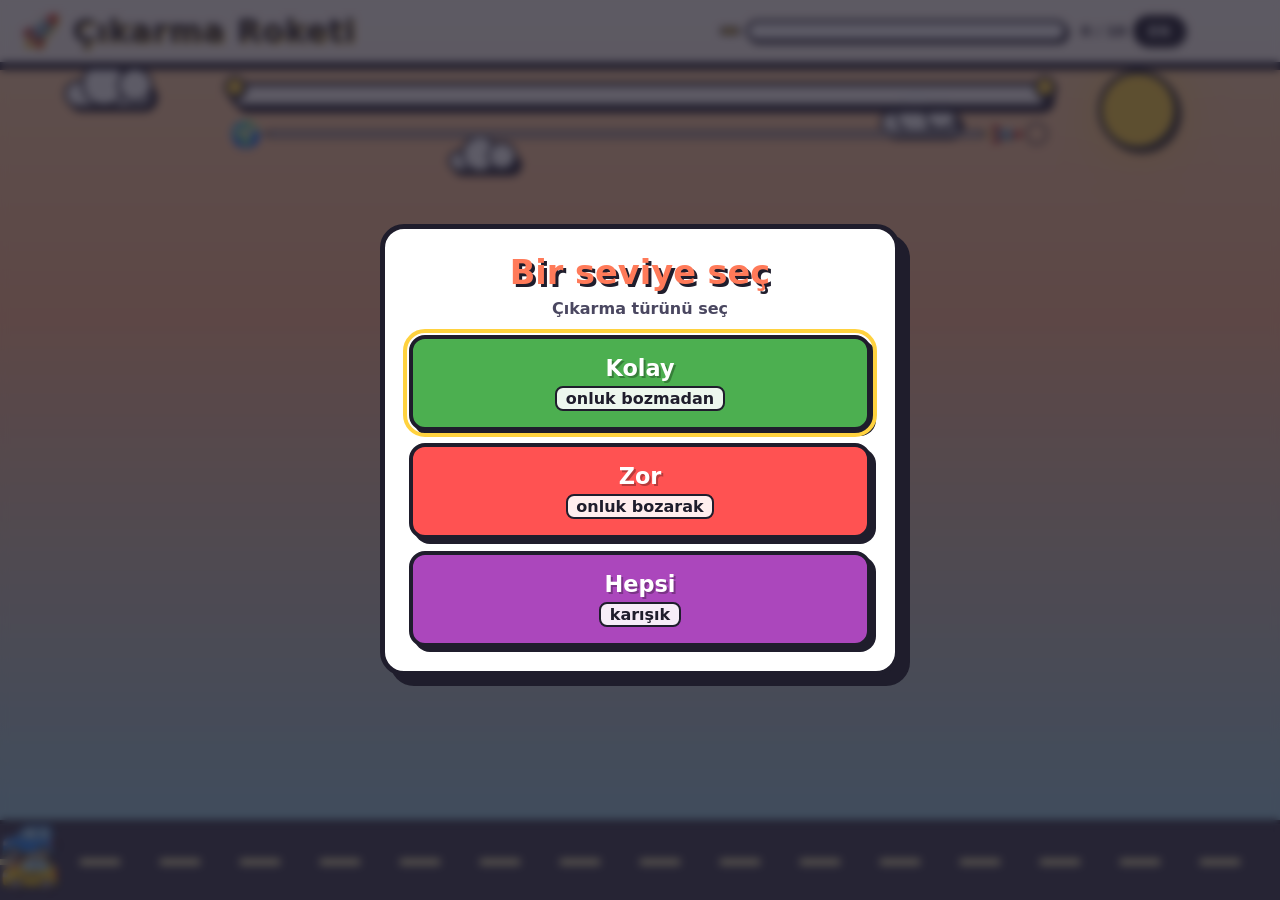
<file: games/subtraction-rocket.html>
<!DOCTYPE html>
<html lang="tr">
<head>
<meta charset="UTF-8" />
<meta name="viewport" content="width=device-width,initial-scale=1.0,maximum-scale=1.0,user-scalable=no" />
<title>Çıkarma Roketi — Çıkarma Alıştırması</title>
<link rel="stylesheet" href="../shared/mf-design.css">
<style>
/* ============================================================
   Subtraction Rocket / Çıkarma Roketi — Grade 2 (MAT.2.2.1)
   Target concept: two-digit minus one-digit subtraction.
   Minuend 10–99, subtrahend 1–9. Manual entry ONLY — the child
   types the answer on the numpad; no multiple choice.
   ============================================================ */

.ambient { position: absolute; inset: 0; pointer-events: none; z-index: 0; }

main {
  position: relative; z-index: 2; flex: 1;
  display: flex; flex-direction: column;
  align-items: center; gap: 0.7rem;
  padding: 1rem 0.75rem 100px;
  overflow-y: auto;
}

/* ---- Header extras ---- */
.header-end {
  flex: 1;
  max-width: 540px;
  display: flex;
  align-items: center;
  gap: 0.4rem;
}
.difficulty-badge.easy { background: var(--good); color: #fff; }
.difficulty-badge.hard { background: var(--b1); color: #fff; }
.difficulty-badge.all  { background: var(--b5); color: #fff; }

/* ---- Prompt card ---- */
.prompt-card {
  width: min(820px, 96vw);
  background: rgba(255,255,255,0.92);
  border: 4px solid var(--ink);
  border-radius: 16px;
  padding: 0.55rem 1rem;
  box-shadow: 5px 5px 0 var(--ink);
  text-align: center;
  position: relative;
}
.prompt-card::before, .prompt-card::after {
  content: "";
  position: absolute;
  top: -10px;
  width: 16px; height: 16px;
  background: var(--sun);
  border: 3px solid var(--ink);
  border-radius: 50%;
  box-shadow: 1px 2px 0 var(--ink);
}
.prompt-card::before { left: -10px; }
.prompt-card::after  { right: -10px; }
.instruction {
  font-size: clamp(0.95rem, 2.4vw, 1.2rem);
  font-weight: 800;
  color: var(--ink);
}

/* ---- Equation card ---- */
.equation-card {
  width: min(820px, 96vw);
  background: rgba(255,255,255,0.7);
  border: 4px solid var(--ink);
  border-radius: 18px;
  padding: 1.3rem 0.75rem;
  box-shadow: 5px 5px 0 var(--ink);
}
.equation {
  display: flex;
  align-items: center;
  justify-content: center;
  flex-wrap: wrap;
  gap: 0.35rem 0.5rem;
  font-size: clamp(2.2rem, 9vw, 4.2rem);
  font-weight: 900;
  color: var(--ink);
  line-height: 1;
}
.eq-op, .eq-eq {
  color: var(--warm);
  text-shadow: 3px 3px 0 var(--ink);
}
.eq-slot {
  display: inline-flex;
  align-items: center;
  justify-content: center;
  min-width: 1.6em;
  padding: 0.05em 0.25em;
  border: 4px dashed var(--warm);
  border-radius: 14px;
  background: #fff;
  color: var(--warm);
  text-shadow: 2px 2px 0 var(--ink);
}
.eq-slot.active {
  border-style: solid;
  border-color: var(--good);
  animation: slotPulse 1.1s ease-in-out infinite;
}
@keyframes slotPulse {
  0%, 100% { transform: scale(1); }
  50%      { transform: scale(1.07); }
}
.eq-slot.correct-flash { animation: correctPulse 0.6s ease; background: var(--good) !important; color: #fff; }
.eq-slot.wrong-flash   { animation: wrongShake  0.5s ease;  background: var(--bad)  !important; color: #fff; }

/* ---- Rocket progress decoration ---- */
.rocket-track {
  width: min(820px, 96vw);
  display: flex;
  align-items: center;
  gap: 0.2rem;
  font-size: clamp(1.1rem, 3vw, 1.6rem);
  user-select: none;
}
.rocket-track .trail {
  flex: 1;
  height: 8px;
  border: 2px solid var(--ink);
  border-radius: 6px;
  background: rgba(255,255,255,0.7);
  overflow: hidden;
}
.rocket-track .trail-fill {
  height: 100%;
  width: 0%;
  background: var(--warm);
  transition: width 0.5s ease;
}
.rocket-track .rocket { transform: rotate(45deg); }

/* ---- Numpad area ---- */
.numpad-area {
  width: min(360px, 95vw);
  display: flex;
  flex-direction: column;
  gap: 0.4rem;
  align-items: center;
}
.numpad-hint {
  font-size: 0.82rem;
  font-weight: 700;
  color: var(--ink);
  background: rgba(255,255,255,0.88);
  padding: 0.3rem 0.7rem;
  border-radius: 8px;
  border: 2px solid var(--ink);
  text-align: center;
}
.numpad { width: 100%; }
.numpad button { font-size: 1.4rem; padding: 0.55rem 0; }
.numpad button.action { background: var(--warm); color: #fff; }
.numpad button.submit { background: var(--good);  color: #fff; }

.action-row {
  width: min(360px, 95vw);
  display: flex;
  gap: 0.5rem;
  justify-content: center;
}
.action-btn {
  font-family: inherit;
  font-weight: 900;
  font-size: clamp(0.9rem, 2.3vw, 1.05rem);
  padding: 0.55rem 1.1rem;
  border: 4px solid var(--ink);
  border-radius: 10px;
  cursor: pointer;
  box-shadow: 4px 4px 0 var(--ink);
}
.action-btn.check  { background: var(--good); color: #fff; flex: 2; min-width: 120px; }
.action-btn.clear  { background: #fff;        color: var(--ink); flex: 1; min-width: 90px; }
.action-btn:active { transform: translate(2px, 2px); box-shadow: 2px 2px 0 var(--ink); }
.action-btn:focus-visible { outline: 3px solid var(--sun); outline-offset: 2px; }
.action-btn[disabled] { opacity: 0.4; cursor: not-allowed; }

/* ---- Level select overlay ---- */
.level-modal {
  position: fixed;
  inset: 0;
  background: rgba(31,29,44,0.72);
  display: flex;
  align-items: center;
  justify-content: center;
  z-index: 120;
  padding: 1rem;
  backdrop-filter: blur(4px);
}
.level-modal[hidden] { display: none; }
.level-card {
  background: #fff;
  border: 5px solid var(--ink);
  border-radius: 24px;
  padding: 1.5rem;
  box-shadow: 10px 10px 0 var(--ink);
  text-align: center;
  max-width: 520px;
  width: 94vw;
  animation: popIn 0.5s cubic-bezier(.34,1.56,.64,1);
}
.level-card h2 {
  font-size: clamp(1.5rem, 5vw, 2.1rem);
  color: var(--warm);
  text-shadow: 3px 3px 0 var(--ink);
  margin-bottom: 0.4rem;
}
.level-caption {
  font-weight: 700;
  color: var(--ink-soft);
  margin-bottom: 1.1rem;
}
.level-grid {
  display: grid;
  grid-template-columns: 1fr;
  gap: 0.8rem;
}
.level-btn {
  font-family: inherit;
  cursor: pointer;
  border: 4px solid var(--ink);
  border-radius: 16px;
  padding: 1rem 0.5rem;
  box-shadow: 5px 5px 0 var(--ink);
  display: flex;
  flex-direction: column;
  gap: 0.3rem;
  align-items: center;
  color: #fff;
  transition: transform 0.12s ease, box-shadow 0.12s ease;
}
.level-btn:hover  { transform: translate(-2px, -2px); box-shadow: 7px 7px 0 var(--ink); }
.level-btn:active { transform: translate(2px, 2px);   box-shadow: 2px 2px 0 var(--ink); }
.level-btn:focus-visible { outline: 4px solid var(--sun); outline-offset: 2px; }
.level-btn .lv-name  { font-size: 1.4rem; font-weight: 900; text-shadow: 2px 2px 0 rgba(0,0,0,0.28); }
.level-btn .lv-range {
  font-size: 1rem;
  font-weight: 800;
  background: rgba(255,255,255,0.9);
  color: var(--ink);
  border: 2px solid var(--ink);
  border-radius: 8px;
  padding: 0.05rem 0.55rem;
}
.level-btn.easy { background: var(--good); }
.level-btn.hard { background: var(--b1); }
.level-btn.all  { background: var(--b5); }

/* ---- Mobile tweaks ---- */
@media (max-width: 560px) {
  .header-end { max-width: none; }
  .numpad-area { width: 95vw; }
  .equation { font-size: clamp(2rem, 12vw, 3rem); }
}
</style>
</head>
<body>
<div id="app">

  <!-- Ambient background layers -->
  <div class="ambient" aria-hidden="true">
    <div class="sun"></div>
    <div class="cloud cloud-1"></div>
    <div class="cloud cloud-2"></div>
    <div class="cloud cloud-3"></div>
  </div>
  <div class="road" aria-hidden="true">
    <div class="car car-1">🚗</div>
    <div class="car car-2">🚙</div>
    <div class="car car-3">🚕</div>
  </div>

  <!-- Header -->
  <header>
    <div class="title" id="titleEl">🚀 Çıkarma Roketi</div>
    <div class="header-end">
      <span class="difficulty-badge" id="difficultyBadge"></span>
      <div class="progress-wrap" role="progressbar"
           aria-valuemin="0" aria-valuemax="10" aria-valuenow="0"
           aria-label="İlerleme" id="progressBar">
        <div class="progress-track"><div class="progress-fill" id="progressFill"></div></div>
        <div class="progress-text" id="progressText">0 / 10</div>
      </div>
      <button class="lang-toggle" id="langToggleBtn" type="button">EN</button>
    </div>
  </header>

  <!-- Main game area -->
  <main>

    <!-- Prompt -->
    <section class="prompt-card">
      <div class="instruction" id="instruction"></div>
    </section>

    <!-- Equation -->
    <section class="equation-card" id="equationCard" hidden>
      <div class="equation" id="equation"></div>
    </section>

    <!-- Rocket climb decoration mirroring progress -->
    <div class="rocket-track" aria-hidden="true">
      <span>🌍</span>
      <div class="trail"><div class="trail-fill" id="trailFill"></div></div>
      <span class="rocket">🚀</span>
      <span>🌕</span>
    </div>

    <!-- Numpad (manual entry — the only answer mode) -->
    <div class="numpad-area" id="numpadArea" hidden>
      <div class="numpad-hint" id="numpadHint"></div>
      <div class="numpad" id="numpad">
        <button type="button" data-key="1">1</button>
        <button type="button" data-key="2">2</button>
        <button type="button" data-key="3">3</button>
        <button type="button" data-key="4">4</button>
        <button type="button" data-key="5">5</button>
        <button type="button" data-key="6">6</button>
        <button type="button" data-key="7">7</button>
        <button type="button" data-key="8">8</button>
        <button type="button" data-key="9">9</button>
        <button type="button" class="action" data-key="back" id="backspaceBtn">⌫</button>
        <button type="button" data-key="0">0</button>
        <button type="button" class="submit" data-key="enter" id="enterBtn">↵</button>
      </div>
      <div class="action-row">
        <button class="action-btn clear" id="clearBtn" type="button">🧹 Temizle</button>
        <button class="action-btn check" id="checkBtn" type="button">✓ Kontrol</button>
      </div>
    </div>

    <!-- Feedback -->
    <div class="feedback" id="feedback" aria-live="polite"></div>

  </main>

  <!-- Level select overlay -->
  <div class="level-modal" id="levelModal"
       role="dialog" aria-modal="true" aria-labelledby="levelTitle">
    <div class="level-card">
      <h2 id="levelTitle">Bir seviye seç</h2>
      <p class="level-caption" id="levelCaption">Çıkarma türünü seç</p>
      <div class="level-grid" id="levelGrid"></div>
    </div>
  </div>

  <!-- Reward modal -->
  <div class="reward-modal" id="rewardModal" hidden
       role="dialog" aria-modal="true" aria-labelledby="rewardTitle">
    <div class="confetti-layer" id="confettiLayer" aria-hidden="true"></div>
    <div class="reward-card">
      <h2 id="rewardTitle">🎉 Çıkarma Ustası! 🎉</h2>
      <div class="reward-image-wrap" id="rewardImageWrap"></div>
      <p class="reward-msg" id="rewardMsg">Roketin Ay'a ulaştı!</p>
      <button class="play-again" id="playAgainBtn" type="button">Tekrar Oyna</button>
    </div>
  </div>

</div>
<script src="../shared/mf-core.js"></script>
<script>
(() => {
  'use strict';

  const { rand, pick, loadRewards, chooseReward, mountReward,
          spawnConfetti, trapFocus, releaseFocus } = MF;

  /* ---------- Config ---------- */
  const TARGET_PROGRESS = 10;
  const INCREMENT_RIGHT = 1;
  const DECREMENT_WRONG = 1;
  const FEEDBACK_DELAY  = 1300;

  /* Levels control whether regrouping (borrowing) is required.
     Every question is (two-digit 10–99) − (one-digit 1–9). */
  const LEVEL_ORDER = ['easy', 'hard', 'all'];
  const LEVELS = {
    easy: { borrow: false, nameKey: 'levelEasy', hintKey: 'levelEasyHint', cls: 'easy' },
    hard: { borrow: true,  nameKey: 'levelHard', hintKey: 'levelHardHint', cls: 'hard' },
    all:  { borrow: null,  nameKey: 'levelAll',  hintKey: 'levelAllHint',  cls: 'all'  },
  };

  /* ---------- Bilingual strings ---------- */
  const STRINGS = {
    en: {
      title:        '🚀 Subtraction Rocket',
      langToggle:   'TR',
      progressAria: 'Progress',

      levelTitle:    'Choose a level',
      levelCaption:  'Pick the subtraction type',
      levelEasy:     'Easy',
      levelEasyHint: 'no borrowing',
      levelHard:     'Hard',
      levelHardHint: 'with borrowing',
      levelAll:      'All',
      levelAllHint:  'mixed',

      instrDiff:   'What is the difference? Type the answer.',
      numpadHint:  'Type the answer, then ↵',
      fillFirst:   '🚀 Type an answer first!',

      checkBtn:      '✓ Check',
      clearBtn:      '🧹 Clear',
      backspaceAria: 'Backspace',
      enterAria:     'Check answer',
      slotAria:      'Empty answer box',

      praise: ['🚀 Correct!', '⭐ Perfect!', '✨ Brilliant!', '🌕 Closer to the Moon!', '🌟 Blast off!'],
      wrong:  (ans) => `🚀 The answer was ${ans}. Keep going!`,

      rewardTitle:   '🎉 Subtraction Master! 🎉',
      rewardMsg:     'Your rocket reached the Moon!',
      playAgain:     'Play Again',
      rewardMissing: '(reward image missing)',
    },
    tr: {
      title:        '🚀 Çıkarma Roketi',
      langToggle:   'EN',
      progressAria: 'İlerleme',

      levelTitle:    'Bir seviye seç',
      levelCaption:  'Çıkarma türünü seç',
      levelEasy:     'Kolay',
      levelEasyHint: 'onluk bozmadan',
      levelHard:     'Zor',
      levelHardHint: 'onluk bozarak',
      levelAll:      'Hepsi',
      levelAllHint:  'karışık',

      instrDiff:   'Fark kaç? Cevabı yaz.',
      numpadHint:  'Cevabı yaz, sonra ↵',
      fillFirst:   '🚀 Önce bir cevap yaz!',

      checkBtn:      '✓ Kontrol',
      clearBtn:      '🧹 Temizle',
      backspaceAria: 'Geri sil',
      enterAria:     'Cevabı kontrol et',
      slotAria:      'Boş cevap kutusu',

      praise: ['🚀 Doğru!', '⭐ Mükemmel!', '✨ Harika!', '🌕 Ay\'a yaklaşıyorsun!', '🌟 Fırlat!'],
      wrong:  (ans) => `🚀 Cevap ${ans} idi. Devam et!`,

      rewardTitle:   '🎉 Çıkarma Ustası! 🎉',
      rewardMsg:     'Roketin Ay\'a ulaştı!',
      playAgain:     'Tekrar Oyna',
      rewardMissing: '(ödül resmi eksik)',
    },
  };

  /* ---------- i18n ---------- */
  let lang = localStorage.getItem('mf_lang') || 'tr';
  const S = (k, ...a) => {
    const v = STRINGS[lang][k];
    return typeof v === 'function' ? v(...a) : v;
  };

  const rewardStore = loadRewards();

  /* ---------- DOM refs ---------- */
  const $titleEl      = document.getElementById('titleEl');
  const $instruction  = document.getElementById('instruction');
  const $equationCard = document.getElementById('equationCard');
  const $equation     = document.getElementById('equation');
  const $numpadArea   = document.getElementById('numpadArea');
  const $numpad       = document.getElementById('numpad');
  const $numpadHint   = document.getElementById('numpadHint');
  const $checkBtn     = document.getElementById('checkBtn');
  const $clearBtn     = document.getElementById('clearBtn');
  const $backspaceBtn = document.getElementById('backspaceBtn');
  const $enterBtn     = document.getElementById('enterBtn');
  const $feedback     = document.getElementById('feedback');
  const $progressFill = document.getElementById('progressFill');
  const $progressText = document.getElementById('progressText');
  const $progressBar  = document.getElementById('progressBar');
  const $trailFill    = document.getElementById('trailFill');
  const $diffBadge    = document.getElementById('difficultyBadge');
  const $levelModal   = document.getElementById('levelModal');
  const $levelTitle   = document.getElementById('levelTitle');
  const $levelCaption = document.getElementById('levelCaption');
  const $levelGrid    = document.getElementById('levelGrid');
  const $rewardModal  = document.getElementById('rewardModal');
  const $rewardTitle  = document.getElementById('rewardTitle');
  const $rewardMsg    = document.getElementById('rewardMsg');
  const $rewardImgWrap = document.getElementById('rewardImageWrap');
  const $confetti     = document.getElementById('confettiLayer');
  const $playAgainBtn = document.getElementById('playAgainBtn');
  const $langToggleBtn = document.getElementById('langToggleBtn');

  /* ---------- State ---------- */
  const state = {
    level:    null,
    progress: 0,
    current:  null,
    locked:   false,
    typed:    '',
  };

  /* ---------- Static strings ---------- */
  function applyStaticStrings() {
    document.documentElement.lang = lang;
    document.title = lang === 'tr'
      ? 'Çıkarma Roketi — Çıkarma Alıştırması'
      : 'Subtraction Rocket — Subtraction Practice';
    $titleEl.textContent       = S('title');
    $langToggleBtn.textContent = S('langToggle');
    $checkBtn.textContent      = S('checkBtn');
    $clearBtn.textContent      = S('clearBtn');
    $backspaceBtn.setAttribute('aria-label', S('backspaceAria'));
    $enterBtn.setAttribute('aria-label',     S('enterAria'));
    $rewardTitle.textContent   = S('rewardTitle');
    $rewardMsg.textContent     = S('rewardMsg');
    $playAgainBtn.textContent  = S('playAgain');
    $progressBar.setAttribute('aria-label', S('progressAria'));
    $levelTitle.textContent    = S('levelTitle');
    $levelCaption.textContent  = S('levelCaption');
    $numpadHint.textContent    = S('numpadHint');
    renderLevelButtons();
    updateDiffBadge();
  }

  function setLang(next) {
    lang = next;
    localStorage.setItem('mf_lang', lang);
    applyStaticStrings();
    if (state.current) renderQuestion(state.current);
  }

  /* ---------- Difficulty badge + progress ---------- */
  function updateDiffBadge() {
    if (!state.level) { $diffBadge.textContent = ''; $diffBadge.className = 'difficulty-badge'; return; }
    const lv = LEVELS[state.level];
    $diffBadge.textContent = S(lv.nameKey);
    $diffBadge.className   = 'difficulty-badge ' + lv.cls;
  }
  function updateProgress() {
    const pct = (state.progress / TARGET_PROGRESS) * 100;
    $progressFill.style.width = pct + '%';
    $trailFill.style.width    = pct + '%';
    $progressText.textContent = state.progress + ' / ' + TARGET_PROGRESS;
    $progressBar.setAttribute('aria-valuenow', String(state.progress));
    updateDiffBadge();
  }

  /* ---------- Level select ---------- */
  function renderLevelButtons() {
    $levelGrid.innerHTML = '';
    LEVEL_ORDER.forEach(key => {
      const lv = LEVELS[key];
      const btn = document.createElement('button');
      btn.type = 'button';
      btn.className = 'level-btn ' + lv.cls;
      btn.dataset.level = key;
      btn.innerHTML =
        '<span class="lv-name">' + S(lv.nameKey) + '</span>' +
        '<span class="lv-range">' + S(lv.hintKey) + '</span>';
      btn.addEventListener('click', () => startGame(key));
      $levelGrid.appendChild(btn);
    });
  }

  function showLevelSelect() {
    state.current = null;
    state.locked  = false;
    releaseFocus($rewardModal);
    $rewardModal.hidden = true;
    $confetti.innerHTML = '';
    $equationCard.hidden = true;
    $numpadArea.hidden   = true;
    $feedback.textContent = '';
    $feedback.className = 'feedback';
    $instruction.textContent = '';
    $levelModal.hidden = false;
    trapFocus($levelModal);
    const first = $levelGrid.querySelector('button');
    if (first) first.focus();
  }

  function startGame(key) {
    state.level = key;
    state.progress = 0;
    state.locked = false;
    releaseFocus($levelModal);
    $levelModal.hidden = true;
    /* Drop focus from the hidden level button so a later Enter
       keypress cannot re-activate it and restart the game. */
    if (document.activeElement && document.activeElement.blur) document.activeElement.blur();
    updateProgress();
    nextQuestion();
  }

  /* =====================================================
     QUESTION GENERATION
     minuend a: 10–99 (two digits), subtrahend b: 1–9.
     borrow=false → ones digit of a >= b (no regrouping)
     borrow=true  → ones digit of a <  b (regrouping)
     ===================================================== */
  function genQuestion() {
    const lv = LEVELS[state.level];
    const borrow = lv.borrow === null ? Math.random() < 0.5 : lv.borrow;
    let a, b;
    if (borrow) {
      b = rand(1, 9);
      const ones = rand(0, b - 1);
      a = rand(1, 9) * 10 + ones;
    } else {
      b = rand(1, 9);
      const ones = rand(b, 9);
      a = rand(1, 9) * 10 + ones;
    }
    return { a, b, answer: a - b };
  }

  /* =====================================================
     RENDERING
     ===================================================== */
  function renderQuestion(q) {
    state.locked = false;
    state.typed  = '';
    $feedback.textContent = '';
    $feedback.className   = 'feedback';

    $instruction.textContent = S('instrDiff');
    $numpadHint.textContent  = S('numpadHint');

    $equationCard.hidden = false;
    const slot = `<span class="eq-slot active" id="ansSlot" aria-label="${S('slotAria')}">?</span>`;
    $equation.innerHTML =
      `<span>${q.a}</span><span class="eq-op">−</span><span>${q.b}</span>` +
      `<span class="eq-eq">=</span>${slot}`;

    $numpadArea.hidden = false;
  }

  /* =====================================================
     MANUAL ENTRY (numpad)
     ===================================================== */
  function slotEl() { return document.getElementById('ansSlot'); }

  function renderTyped() {
    const el = slotEl();
    if (el) el.textContent = state.typed || '?';
  }

  function onNumpadKey(key) {
    if (state.locked || !state.current) return;
    if (key === 'back') {
      state.typed = state.typed.slice(0, -1);
    } else if (key === 'enter') {
      onCheckClicked();
      return;
    } else {
      if (state.typed.length >= 2) return;   // answers are at most 2 digits (1–98)
      state.typed = String(parseInt(state.typed + key, 10));
    }
    renderTyped();
  }

  function onClearClicked() {
    if (state.locked || !state.current) return;
    state.typed = '';
    renderTyped();
  }

  function onCheckClicked() {
    if (state.locked || !state.current) return;
    if (state.typed === '') {
      $feedback.textContent = S('fillFirst');
      $feedback.className = 'feedback bad';
      return;
    }
    const el = slotEl();
    if (parseInt(state.typed, 10) === state.current.answer) {
      if (el) el.classList.add('correct-flash');
      handleCorrect();
    } else {
      if (el) el.classList.add('wrong-flash');
      const ans = state.current.answer;
      setTimeout(() => { const e = slotEl(); if (e) e.textContent = String(ans); }, 600);
      handleWrong(ans);
    }
  }

  /* =====================================================
     OUTCOME HANDLERS
     ===================================================== */
  function handleCorrect() {
    state.locked = true;
    state.progress = Math.min(TARGET_PROGRESS, state.progress + INCREMENT_RIGHT);
    $feedback.textContent = pick(S('praise'));
    $feedback.className = 'feedback good';
    updateProgress();
    if (state.progress >= TARGET_PROGRESS) setTimeout(showReward, 1000);
    else setTimeout(nextQuestion, FEEDBACK_DELAY);
  }

  function handleWrong(correct) {
    state.locked = true;
    state.progress = Math.max(0, state.progress - DECREMENT_WRONG);
    $feedback.textContent = S('wrong', correct);
    $feedback.className = 'feedback bad';
    updateProgress();
    setTimeout(nextQuestion, FEEDBACK_DELAY + 900);
  }

  /* ---------- Main loop ---------- */
  function nextQuestion() {
    state.current = genQuestion();
    renderQuestion(state.current);
  }

  /* ---------- Reward ---------- */
  function showReward() {
    const reward = chooseReward(rewardStore.list);
    mountReward($rewardImgWrap, reward, S('rewardMissing'));
    spawnConfetti($confetti);
    $rewardModal.hidden = false;
    trapFocus($rewardModal);
    $playAgainBtn.focus();
  }

  /* ---------- Event listeners ---------- */
  $checkBtn.addEventListener('click', onCheckClicked);
  $clearBtn.addEventListener('click', onClearClicked);
  $playAgainBtn.addEventListener('click', showLevelSelect);
  $langToggleBtn.addEventListener('click', () => setLang(lang === 'tr' ? 'en' : 'tr'));

  [...$numpad.querySelectorAll('button')].forEach(btn => {
    btn.addEventListener('click', () => onNumpadKey(btn.dataset.key));
  });

  document.addEventListener('keydown', e => {
    if (state.locked || !state.current) return;
    const tag = (e.target && e.target.tagName) || '';
    if (tag === 'INPUT' || tag === 'TEXTAREA') return;
    if (/^[0-9]$/.test(e.key))      { e.preventDefault(); onNumpadKey(e.key); }
    else if (e.key === 'Backspace') { e.preventDefault(); onNumpadKey('back'); }
    else if (e.key === 'Enter')     { e.preventDefault(); onNumpadKey('enter'); }
  });

  /* ---------- Init ---------- */
  applyStaticStrings();
  updateProgress();
  showLevelSelect();
})();
</script>
</body>
</html>
</file>
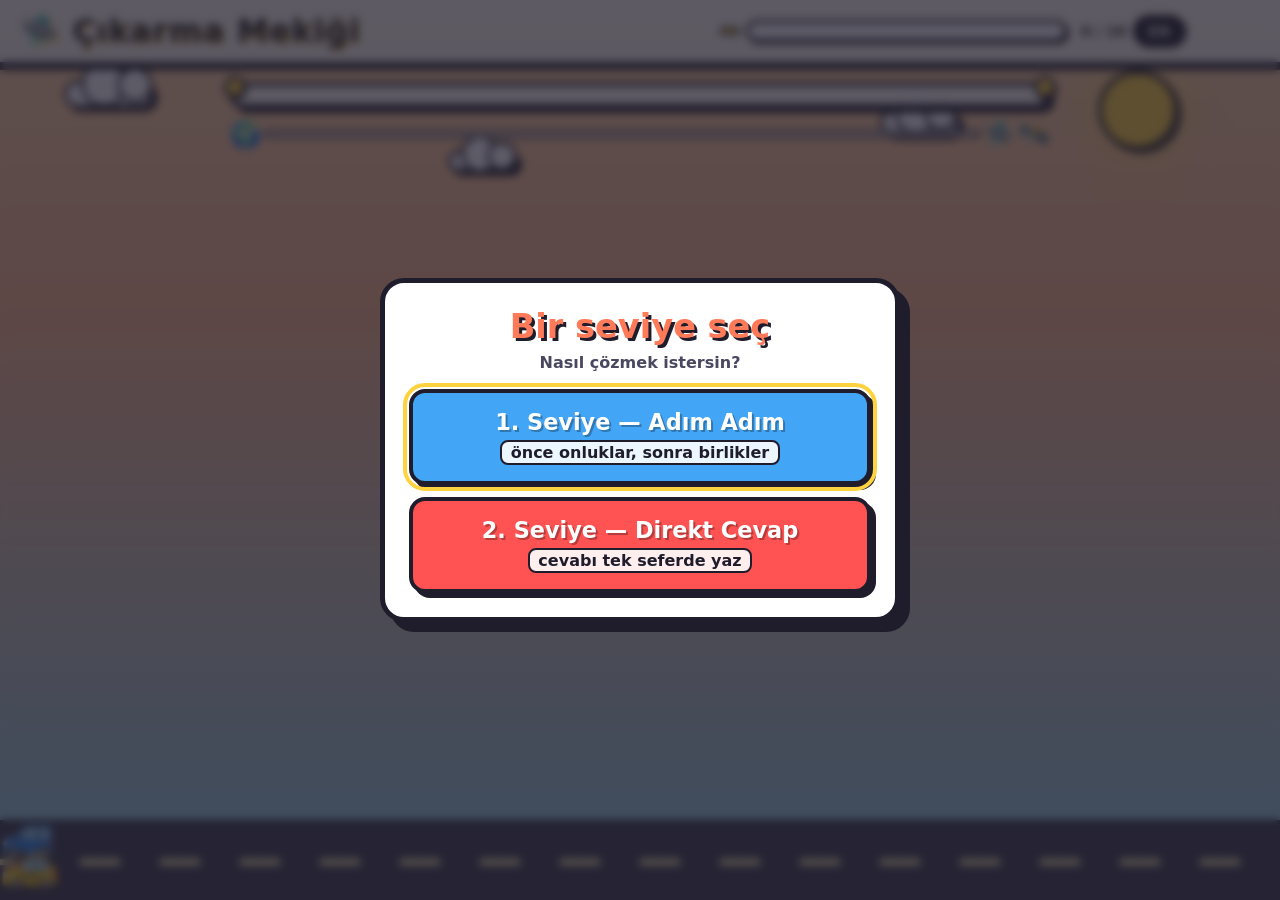
<file: games/subtraction-shuttle.html>
<!DOCTYPE html>
<html lang="tr">
<head>
<meta charset="UTF-8" />
<meta name="viewport" content="width=device-width,initial-scale=1.0,maximum-scale=1.0,user-scalable=no" />
<title>Çıkarma Mekiği — İki Basamaklı Çıkarma</title>
<link rel="stylesheet" href="../shared/mf-design.css">
<style>
/* ============================================================
   Subtraction Shuttle / Çıkarma Mekiği — Grade 2 (MAT.2.2.2)
   Sequel to Subtraction Rocket. Two-digit minus two-digit.
   Level 1 (steps):  64 − 22 solved in two guided steps:
                     ① 64 − 20 = 44   ② 44 − 2 = 42
   Level 2 (direct): type the final answer immediately.
   Manual entry ONLY — numpad / keyboard, no multiple choice.
   ============================================================ */

.ambient { position: absolute; inset: 0; pointer-events: none; z-index: 0; }

main {
  position: relative; z-index: 2; flex: 1;
  display: flex; flex-direction: column;
  align-items: center; gap: 0.7rem;
  padding: 1rem 0.75rem 100px;
  overflow-y: auto;
}

/* ---- Header extras ---- */
.header-end {
  flex: 1;
  max-width: 540px;
  display: flex;
  align-items: center;
  gap: 0.4rem;
}
.difficulty-badge.steps  { background: var(--b4); color: #fff; }
.difficulty-badge.direct { background: var(--b1); color: #fff; }

/* ---- Prompt card ---- */
.prompt-card {
  width: min(820px, 96vw);
  background: rgba(255,255,255,0.92);
  border: 4px solid var(--ink);
  border-radius: 16px;
  padding: 0.55rem 1rem;
  box-shadow: 5px 5px 0 var(--ink);
  text-align: center;
  position: relative;
}
.prompt-card::before, .prompt-card::after {
  content: "";
  position: absolute;
  top: -10px;
  width: 16px; height: 16px;
  background: var(--sun);
  border: 3px solid var(--ink);
  border-radius: 50%;
  box-shadow: 1px 2px 0 var(--ink);
}
.prompt-card::before { left: -10px; }
.prompt-card::after  { right: -10px; }
.instruction {
  font-size: clamp(0.95rem, 2.4vw, 1.2rem);
  font-weight: 800;
  color: var(--ink);
}

/* ---- Equation card (main problem) ---- */
.equation-card {
  width: min(820px, 96vw);
  background: rgba(255,255,255,0.7);
  border: 4px solid var(--ink);
  border-radius: 18px;
  padding: 1rem 0.75rem;
  box-shadow: 5px 5px 0 var(--ink);
}
.equation {
  display: flex;
  align-items: center;
  justify-content: center;
  flex-wrap: wrap;
  gap: 0.35rem 0.5rem;
  font-size: clamp(2rem, 8vw, 3.6rem);
  font-weight: 900;
  color: var(--ink);
  line-height: 1;
}
.eq-op, .eq-eq {
  color: var(--warm);
  text-shadow: 3px 3px 0 var(--ink);
}
.eq-slot {
  display: inline-flex;
  align-items: center;
  justify-content: center;
  min-width: 1.6em;
  padding: 0.05em 0.25em;
  border: 4px dashed var(--warm);
  border-radius: 14px;
  background: #fff;
  color: var(--warm);
  text-shadow: 2px 2px 0 var(--ink);
}
.eq-slot.active {
  border-style: solid;
  border-color: var(--good);
  animation: slotPulse 1.1s ease-in-out infinite;
}
.eq-slot.done {
  border-style: solid;
  border-color: var(--good);
  color: var(--good);
  text-shadow: none;
}
@keyframes slotPulse {
  0%, 100% { transform: scale(1); }
  50%      { transform: scale(1.07); }
}
.eq-slot.correct-flash { animation: correctPulse 0.6s ease; background: var(--good) !important; color: #fff; }
.eq-slot.wrong-flash   { animation: wrongShake  0.5s ease;  background: var(--bad)  !important; color: #fff; }

/* ---- Step-by-step card (Level 1) ---- */
.steps-card {
  width: min(820px, 96vw);
  background: rgba(255,255,255,0.88);
  border: 4px solid var(--ink);
  border-radius: 18px;
  padding: 0.7rem 0.75rem;
  box-shadow: 5px 5px 0 var(--ink);
  display: flex;
  flex-direction: column;
  gap: 0.55rem;
}
.step-row {
  display: flex;
  align-items: center;
  justify-content: center;
  gap: 0.6rem;
  opacity: 0.45;
  transition: opacity 0.25s ease;
}
.step-row.on   { opacity: 1; }
.step-row[hidden] { display: none; }
.step-num {
  flex: none;
  width: 2em; height: 2em;
  display: inline-flex;
  align-items: center;
  justify-content: center;
  font-weight: 900;
  font-size: 0.95rem;
  color: #fff;
  background: var(--b4);
  border: 3px solid var(--ink);
  border-radius: 50%;
  box-shadow: 2px 2px 0 var(--ink);
}
.step-row.row-2 .step-num { background: var(--b5); }
.step-eq {
  display: flex;
  align-items: center;
  flex-wrap: wrap;
  gap: 0.25rem 0.4rem;
  font-size: clamp(1.4rem, 5.5vw, 2.4rem);
  font-weight: 900;
  color: var(--ink);
  line-height: 1;
}
.step-eq .eq-slot { border-width: 3px; border-radius: 10px; }

/* ---- Shuttle progress decoration ---- */
.shuttle-track {
  width: min(820px, 96vw);
  display: flex;
  align-items: center;
  gap: 0.2rem;
  font-size: clamp(1.1rem, 3vw, 1.6rem);
  user-select: none;
}
.shuttle-track .trail {
  flex: 1;
  height: 8px;
  border: 2px solid var(--ink);
  border-radius: 6px;
  background: rgba(255,255,255,0.7);
  overflow: hidden;
}
.shuttle-track .trail-fill {
  height: 100%;
  width: 0%;
  background: var(--b5);
  transition: width 0.5s ease;
}

/* ---- Numpad area ---- */
.numpad-area {
  width: min(360px, 95vw);
  display: flex;
  flex-direction: column;
  gap: 0.4rem;
  align-items: center;
}
.numpad-hint {
  font-size: 0.82rem;
  font-weight: 700;
  color: var(--ink);
  background: rgba(255,255,255,0.88);
  padding: 0.3rem 0.7rem;
  border-radius: 8px;
  border: 2px solid var(--ink);
  text-align: center;
}
.numpad { width: 100%; }
.numpad button { font-size: 1.4rem; padding: 0.55rem 0; }
.numpad button.action { background: var(--warm); color: #fff; }
.numpad button.submit { background: var(--good);  color: #fff; }

.action-row {
  width: min(360px, 95vw);
  display: flex;
  gap: 0.5rem;
  justify-content: center;
}
.action-btn {
  font-family: inherit;
  font-weight: 900;
  font-size: clamp(0.9rem, 2.3vw, 1.05rem);
  padding: 0.55rem 1.1rem;
  border: 4px solid var(--ink);
  border-radius: 10px;
  cursor: pointer;
  box-shadow: 4px 4px 0 var(--ink);
}
.action-btn.check  { background: var(--good); color: #fff; flex: 2; min-width: 120px; }
.action-btn.clear  { background: #fff;        color: var(--ink); flex: 1; min-width: 90px; }
.action-btn:active { transform: translate(2px, 2px); box-shadow: 2px 2px 0 var(--ink); }
.action-btn:focus-visible { outline: 3px solid var(--sun); outline-offset: 2px; }
.action-btn[disabled] { opacity: 0.4; cursor: not-allowed; }

/* ---- Level select overlay ---- */
.level-modal {
  position: fixed;
  inset: 0;
  background: rgba(31,29,44,0.72);
  display: flex;
  align-items: center;
  justify-content: center;
  z-index: 120;
  padding: 1rem;
  backdrop-filter: blur(4px);
}
.level-modal[hidden] { display: none; }
.level-card {
  background: #fff;
  border: 5px solid var(--ink);
  border-radius: 24px;
  padding: 1.5rem;
  box-shadow: 10px 10px 0 var(--ink);
  text-align: center;
  max-width: 520px;
  width: 94vw;
  animation: popIn 0.5s cubic-bezier(.34,1.56,.64,1);
}
.level-card h2 {
  font-size: clamp(1.5rem, 5vw, 2.1rem);
  color: var(--warm);
  text-shadow: 3px 3px 0 var(--ink);
  margin-bottom: 0.4rem;
}
.level-caption {
  font-weight: 700;
  color: var(--ink-soft);
  margin-bottom: 1.1rem;
}
.level-grid {
  display: grid;
  grid-template-columns: 1fr;
  gap: 0.8rem;
}
.level-btn {
  font-family: inherit;
  cursor: pointer;
  border: 4px solid var(--ink);
  border-radius: 16px;
  padding: 1rem 0.5rem;
  box-shadow: 5px 5px 0 var(--ink);
  display: flex;
  flex-direction: column;
  gap: 0.3rem;
  align-items: center;
  color: #fff;
  transition: transform 0.12s ease, box-shadow 0.12s ease;
}
.level-btn:hover  { transform: translate(-2px, -2px); box-shadow: 7px 7px 0 var(--ink); }
.level-btn:active { transform: translate(2px, 2px);   box-shadow: 2px 2px 0 var(--ink); }
.level-btn:focus-visible { outline: 4px solid var(--sun); outline-offset: 2px; }
.level-btn .lv-name  { font-size: 1.4rem; font-weight: 900; text-shadow: 2px 2px 0 rgba(0,0,0,0.28); }
.level-btn .lv-range {
  font-size: 1rem;
  font-weight: 800;
  background: rgba(255,255,255,0.9);
  color: var(--ink);
  border: 2px solid var(--ink);
  border-radius: 8px;
  padding: 0.05rem 0.55rem;
}
.level-btn.steps  { background: var(--b4); }
.level-btn.direct { background: var(--b1); }

/* ---- Mobile tweaks ---- */
@media (max-width: 560px) {
  .header-end { max-width: none; }
  .numpad-area { width: 95vw; }
  .equation { font-size: clamp(1.8rem, 11vw, 2.8rem); }
}
</style>
</head>
<body>
<div id="app">

  <!-- Ambient background layers -->
  <div class="ambient" aria-hidden="true">
    <div class="sun"></div>
    <div class="cloud cloud-1"></div>
    <div class="cloud cloud-2"></div>
    <div class="cloud cloud-3"></div>
  </div>
  <div class="road" aria-hidden="true">
    <div class="car car-1">🚗</div>
    <div class="car car-2">🚙</div>
    <div class="car car-3">🚕</div>
  </div>

  <!-- Header -->
  <header>
    <div class="title" id="titleEl">🛸 Çıkarma Mekiği</div>
    <div class="header-end">
      <span class="difficulty-badge" id="difficultyBadge"></span>
      <div class="progress-wrap" role="progressbar"
           aria-valuemin="0" aria-valuemax="10" aria-valuenow="0"
           aria-label="İlerleme" id="progressBar">
        <div class="progress-track"><div class="progress-fill" id="progressFill"></div></div>
        <div class="progress-text" id="progressText">0 / 10</div>
      </div>
      <button class="lang-toggle" id="langToggleBtn" type="button">EN</button>
    </div>
  </header>

  <!-- Main game area -->
  <main>

    <!-- Prompt -->
    <section class="prompt-card">
      <div class="instruction" id="instruction"></div>
    </section>

    <!-- Main equation -->
    <section class="equation-card" id="equationCard" hidden>
      <div class="equation" id="equation"></div>
    </section>

    <!-- Guided steps (Level 1 only) -->
    <section class="steps-card" id="stepsCard" hidden>
      <div class="step-row row-1" id="stepRow1">
        <span class="step-num" aria-hidden="true">1</span>
        <div class="step-eq" id="stepEq1"></div>
      </div>
      <div class="step-row row-2" id="stepRow2" hidden>
        <span class="step-num" aria-hidden="true">2</span>
        <div class="step-eq" id="stepEq2"></div>
      </div>
    </section>

    <!-- Shuttle flight decoration mirroring progress -->
    <div class="shuttle-track" aria-hidden="true">
      <span>🌍</span>
      <div class="trail"><div class="trail-fill" id="trailFill"></div></div>
      <span>🛸</span>
      <span>🛰️</span>
    </div>

    <!-- Numpad (manual entry — the only answer mode) -->
    <div class="numpad-area" id="numpadArea" hidden>
      <div class="numpad-hint" id="numpadHint"></div>
      <div class="numpad" id="numpad">
        <button type="button" data-key="1">1</button>
        <button type="button" data-key="2">2</button>
        <button type="button" data-key="3">3</button>
        <button type="button" data-key="4">4</button>
        <button type="button" data-key="5">5</button>
        <button type="button" data-key="6">6</button>
        <button type="button" data-key="7">7</button>
        <button type="button" data-key="8">8</button>
        <button type="button" data-key="9">9</button>
        <button type="button" class="action" data-key="back" id="backspaceBtn">⌫</button>
        <button type="button" data-key="0">0</button>
        <button type="button" class="submit" data-key="enter" id="enterBtn">↵</button>
      </div>
      <div class="action-row">
        <button class="action-btn clear" id="clearBtn" type="button">🧹 Temizle</button>
        <button class="action-btn check" id="checkBtn" type="button">✓ Kontrol</button>
      </div>
    </div>

    <!-- Feedback -->
    <div class="feedback" id="feedback" aria-live="polite"></div>

  </main>

  <!-- Level select overlay -->
  <div class="level-modal" id="levelModal"
       role="dialog" aria-modal="true" aria-labelledby="levelTitle">
    <div class="level-card">
      <h2 id="levelTitle">Bir seviye seç</h2>
      <p class="level-caption" id="levelCaption">Nasıl çözmek istersin?</p>
      <div class="level-grid" id="levelGrid"></div>
    </div>
  </div>

  <!-- Reward modal -->
  <div class="reward-modal" id="rewardModal" hidden
       role="dialog" aria-modal="true" aria-labelledby="rewardTitle">
    <div class="confetti-layer" id="confettiLayer" aria-hidden="true"></div>
    <div class="reward-card">
      <h2 id="rewardTitle">🎉 Çıkarma Ustası! 🎉</h2>
      <div class="reward-image-wrap" id="rewardImageWrap"></div>
      <p class="reward-msg" id="rewardMsg">Mekik uzay istasyonuna ulaştı!</p>
      <button class="play-again" id="playAgainBtn" type="button">Tekrar Oyna</button>
    </div>
  </div>

</div>
<script src="../shared/mf-core.js"></script>
<script>
(() => {
  'use strict';

  const { rand, pick, loadRewards, chooseReward, mountReward,
          spawnConfetti, trapFocus, releaseFocus } = MF;

  /* ---------- Config ---------- */
  const TARGET_PROGRESS = 10;
  const INCREMENT_RIGHT = 1;
  const DECREMENT_WRONG = 1;
  const FEEDBACK_DELAY  = 1300;

  /* Levels: 'steps' = guided two-step solving, 'direct' = final answer only */
  const LEVEL_ORDER = ['steps', 'direct'];
  const LEVELS = {
    steps:  { nameKey: 'levelSteps',  hintKey: 'levelStepsHint',  cls: 'steps'  },
    direct: { nameKey: 'levelDirect', hintKey: 'levelDirectHint', cls: 'direct' },
  };

  /* ---------- Bilingual strings ---------- */
  const STRINGS = {
    en: {
      title:        '🛸 Subtraction Shuttle',
      langToggle:   'TR',
      progressAria: 'Progress',

      levelTitle:      'Choose a level',
      levelCaption:    'How do you want to solve?',
      levelSteps:      'Level 1 — Step by Step',
      levelStepsHint:  'first the tens, then the ones',
      levelDirect:     'Level 2 — Direct Answer',
      levelDirectHint: 'type the answer in one go',

      instrSteps:  'Solve it in two steps: first subtract the tens, then the ones.',
      instrDirect: 'What is the difference? Type the answer.',

      hintStep1: (t) => `Step 1: subtract the tens (− ${t}), then ↵`,
      hintStep2: (o) => `Step 2: subtract the ones (− ${o}), then ↵`,
      hintFinal: 'Type the answer, then ↵',

      fillFirst: '🛸 Type an answer first!',

      checkBtn:      '✓ Check',
      clearBtn:      '🧹 Clear',
      backspaceAria: 'Backspace',
      enterAria:     'Check answer',
      slotAria:      'Empty answer box',

      stepGood: ['🛸 Great! Now the ones.', '⭐ Step 1 done — keep going!', '✨ Nice! One step left.'],
      praise:   ['🛸 Correct!', '⭐ Perfect!', '✨ Brilliant!', '🛰️ Closer to the station!', '🌟 Smooth flight!'],
      wrong:    (ans) => `🛸 The answer was ${ans}. Keep going!`,

      rewardTitle:   '🎉 Subtraction Master! 🎉',
      rewardMsg:     'Your shuttle reached the space station!',
      playAgain:     'Play Again',
      rewardMissing: '(reward image missing)',
    },
    tr: {
      title:        '🛸 Çıkarma Mekiği',
      langToggle:   'EN',
      progressAria: 'İlerleme',

      levelTitle:      'Bir seviye seç',
      levelCaption:    'Nasıl çözmek istersin?',
      levelSteps:      '1. Seviye — Adım Adım',
      levelStepsHint:  'önce onluklar, sonra birlikler',
      levelDirect:     '2. Seviye — Direkt Cevap',
      levelDirectHint: 'cevabı tek seferde yaz',

      instrSteps:  'İki adımda çöz: önce onlukları, sonra birlikleri çıkar.',
      instrDirect: 'Fark kaç? Cevabı yaz.',

      hintStep1: (t) => `1. Adım: onlukları çıkar (− ${t}), sonra ↵`,
      hintStep2: (o) => `2. Adım: birlikleri çıkar (− ${o}), sonra ↵`,
      hintFinal: 'Cevabı yaz, sonra ↵',

      fillFirst: '🛸 Önce bir cevap yaz!',

      checkBtn:      '✓ Kontrol',
      clearBtn:      '🧹 Temizle',
      backspaceAria: 'Geri sil',
      enterAria:     'Cevabı kontrol et',
      slotAria:      'Boş cevap kutusu',

      stepGood: ['🛸 Süper! Şimdi birlikler.', '⭐ 1. adım tamam — devam!', '✨ Güzel! Bir adım kaldı.'],
      praise:   ['🛸 Doğru!', '⭐ Mükemmel!', '✨ Harika!', '🛰️ İstasyona yaklaşıyorsun!', '🌟 Yumuşak uçuş!'],
      wrong:    (ans) => `🛸 Cevap ${ans} idi. Devam et!`,

      rewardTitle:   '🎉 Çıkarma Ustası! 🎉',
      rewardMsg:     'Mekik uzay istasyonuna ulaştı!',
      playAgain:     'Tekrar Oyna',
      rewardMissing: '(ödül resmi eksik)',
    },
  };

  /* ---------- i18n ---------- */
  let lang = localStorage.getItem('mf_lang') || 'tr';
  const S = (k, ...a) => {
    const v = STRINGS[lang][k];
    return typeof v === 'function' ? v(...a) : v;
  };

  const rewardStore = loadRewards();

  /* ---------- DOM refs ---------- */
  const $titleEl      = document.getElementById('titleEl');
  const $instruction  = document.getElementById('instruction');
  const $equationCard = document.getElementById('equationCard');
  const $equation     = document.getElementById('equation');
  const $stepsCard    = document.getElementById('stepsCard');
  const $stepRow1     = document.getElementById('stepRow1');
  const $stepRow2     = document.getElementById('stepRow2');
  const $stepEq1      = document.getElementById('stepEq1');
  const $stepEq2      = document.getElementById('stepEq2');
  const $numpadArea   = document.getElementById('numpadArea');
  const $numpad       = document.getElementById('numpad');
  const $numpadHint   = document.getElementById('numpadHint');
  const $checkBtn     = document.getElementById('checkBtn');
  const $clearBtn     = document.getElementById('clearBtn');
  const $backspaceBtn = document.getElementById('backspaceBtn');
  const $enterBtn     = document.getElementById('enterBtn');
  const $feedback     = document.getElementById('feedback');
  const $progressFill = document.getElementById('progressFill');
  const $progressText = document.getElementById('progressText');
  const $progressBar  = document.getElementById('progressBar');
  const $trailFill    = document.getElementById('trailFill');
  const $diffBadge    = document.getElementById('difficultyBadge');
  const $levelModal   = document.getElementById('levelModal');
  const $levelTitle   = document.getElementById('levelTitle');
  const $levelCaption = document.getElementById('levelCaption');
  const $levelGrid    = document.getElementById('levelGrid');
  const $rewardModal  = document.getElementById('rewardModal');
  const $rewardTitle  = document.getElementById('rewardTitle');
  const $rewardMsg    = document.getElementById('rewardMsg');
  const $rewardImgWrap = document.getElementById('rewardImageWrap');
  const $confetti     = document.getElementById('confettiLayer');
  const $playAgainBtn = document.getElementById('playAgainBtn');
  const $langToggleBtn = document.getElementById('langToggleBtn');

  /* ---------- State ---------- */
  const state = {
    level:    null,      // 'steps' | 'direct'
    phase:    null,      // 'step1' | 'step2' | 'final'
    progress: 0,
    current:  null,
    locked:   false,
    typed:    '',
  };

  /* ---------- Static strings ---------- */
  function applyStaticStrings() {
    document.documentElement.lang = lang;
    document.title = lang === 'tr'
      ? 'Çıkarma Mekiği — İki Basamaklı Çıkarma'
      : 'Subtraction Shuttle — Two-Digit Subtraction';
    $titleEl.textContent       = S('title');
    $langToggleBtn.textContent = S('langToggle');
    $checkBtn.textContent      = S('checkBtn');
    $clearBtn.textContent      = S('clearBtn');
    $backspaceBtn.setAttribute('aria-label', S('backspaceAria'));
    $enterBtn.setAttribute('aria-label',     S('enterAria'));
    $rewardTitle.textContent   = S('rewardTitle');
    $rewardMsg.textContent     = S('rewardMsg');
    $playAgainBtn.textContent  = S('playAgain');
    $progressBar.setAttribute('aria-label', S('progressAria'));
    $levelTitle.textContent    = S('levelTitle');
    $levelCaption.textContent  = S('levelCaption');
    renderLevelButtons();
    updateDiffBadge();
  }

  function setLang(next) {
    lang = next;
    localStorage.setItem('mf_lang', lang);
    applyStaticStrings();
    if (state.current) renderQuestion(state.current, /*keepPhase*/ true);
  }

  /* ---------- Difficulty badge + progress ---------- */
  function updateDiffBadge() {
    if (!state.level) { $diffBadge.textContent = ''; $diffBadge.className = 'difficulty-badge'; return; }
    const lv = LEVELS[state.level];
    $diffBadge.textContent = S(lv.nameKey).replace(/^.*— /, '');
    $diffBadge.className   = 'difficulty-badge ' + lv.cls;
  }
  function updateProgress() {
    const pct = (state.progress / TARGET_PROGRESS) * 100;
    $progressFill.style.width = pct + '%';
    $trailFill.style.width    = pct + '%';
    $progressText.textContent = state.progress + ' / ' + TARGET_PROGRESS;
    $progressBar.setAttribute('aria-valuenow', String(state.progress));
    updateDiffBadge();
  }

  /* ---------- Level select ---------- */
  function renderLevelButtons() {
    $levelGrid.innerHTML = '';
    LEVEL_ORDER.forEach(key => {
      const lv = LEVELS[key];
      const btn = document.createElement('button');
      btn.type = 'button';
      btn.className = 'level-btn ' + lv.cls;
      btn.dataset.level = key;
      btn.innerHTML =
        '<span class="lv-name">' + S(lv.nameKey) + '</span>' +
        '<span class="lv-range">' + S(lv.hintKey) + '</span>';
      btn.addEventListener('click', () => startGame(key));
      $levelGrid.appendChild(btn);
    });
  }

  function showLevelSelect() {
    state.current = null;
    state.locked  = false;
    releaseFocus($rewardModal);
    $rewardModal.hidden = true;
    $confetti.innerHTML = '';
    $equationCard.hidden = true;
    $stepsCard.hidden    = true;
    $numpadArea.hidden   = true;
    $feedback.textContent = '';
    $feedback.className = 'feedback';
    $instruction.textContent = '';
    $levelModal.hidden = false;
    trapFocus($levelModal);
    const first = $levelGrid.querySelector('button');
    if (first) first.focus();
  }

  function startGame(key) {
    state.level = key;
    state.progress = 0;
    state.locked = false;
    releaseFocus($levelModal);
    $levelModal.hidden = true;
    /* Drop focus from the hidden level button so a later Enter
       keypress cannot re-activate it and restart the game. */
    if (document.activeElement && document.activeElement.blur) document.activeElement.blur();
    updateProgress();
    nextQuestion();
  }

  /* =====================================================
     QUESTION GENERATION
     a, b both two-digit; a > b so the answer is positive.
     b's ones digit >= 1 so step 2 is never "subtract 0".
     Decomposition: a − b = (a − tens(b)) − ones(b).
     e.g. 64 − 22 → ① 64 − 20 = 44 → ② 44 − 2 = 42
     ===================================================== */
  function genQuestion() {
    const bTens = rand(1, 7) * 10;         // 10..70
    const bOnes = rand(1, 9);              // 1..9
    const b = bTens + bOnes;               // 11..79
    const a = rand(b + 1, 99);             // two-digit, a > b
    return { a, b, bTens, bOnes, step1: a - bTens, answer: a - b };
  }

  /* =====================================================
     RENDERING
     ===================================================== */
  const slotHTML = (id, cls) =>
    `<span class="eq-slot ${cls || ''}" id="${id}" aria-label="${S('slotAria')}">?</span>`;

  function renderQuestion(q, keepPhase) {
    state.locked = false;
    state.typed  = '';
    if (!keepPhase) state.phase = state.level === 'steps' ? 'step1' : 'final';
    $feedback.textContent = '';
    $feedback.className   = 'feedback';

    $instruction.textContent = state.level === 'steps' ? S('instrSteps') : S('instrDirect');

    /* Main equation — the answer slot is the input in direct mode only */
    $equationCard.hidden = false;
    $equation.innerHTML =
      `<span>${q.a}</span><span class="eq-op">−</span><span>${q.b}</span>` +
      `<span class="eq-eq">=</span>` +
      slotHTML('ansSlot', state.level === 'direct' ? 'active' : '');

    /* Guided steps — Level 1 only */
    if (state.level === 'steps') {
      $stepsCard.hidden = false;
      $stepEq1.innerHTML =
        `<span>${q.a}</span><span class="eq-op">−</span><span>${q.bTens}</span>` +
        `<span class="eq-eq">=</span>` + slotHTML('slotStep1');
      $stepEq2.innerHTML =
        `<span>${q.step1}</span><span class="eq-op">−</span><span>${q.bOnes}</span>` +
        `<span class="eq-eq">=</span>` + slotHTML('slotStep2');
      applyPhaseToSteps();
    } else {
      $stepsCard.hidden = true;
      $numpadHint.textContent = S('hintFinal');
    }

    $numpadArea.hidden = false;
  }

  /* Sync step rows, slots, and numpad hint with the current phase */
  function applyPhaseToSteps() {
    const q = state.current;
    const s1 = document.getElementById('slotStep1');
    const s2 = document.getElementById('slotStep2');
    if (state.phase === 'step1') {
      $stepRow1.hidden = false; $stepRow1.classList.add('on');
      $stepRow2.hidden = true;  $stepRow2.classList.remove('on');
      if (s1) { s1.classList.add('active'); s1.textContent = state.typed || '?'; }
      $numpadHint.textContent = S('hintStep1', q.bTens);
    } else if (state.phase === 'step2') {
      $stepRow1.hidden = false; $stepRow1.classList.remove('on');
      $stepRow2.hidden = false; $stepRow2.classList.add('on');
      if (s1) { s1.classList.remove('active'); s1.classList.add('done'); s1.textContent = String(q.step1); }
      if (s2) { s2.classList.add('active'); s2.textContent = state.typed || '?'; }
      $numpadHint.textContent = S('hintStep2', q.bOnes);
    }
  }

  /* =====================================================
     MANUAL ENTRY (numpad)
     ===================================================== */
  function activeSlot() {
    if (state.phase === 'step1') return document.getElementById('slotStep1');
    if (state.phase === 'step2') return document.getElementById('slotStep2');
    return document.getElementById('ansSlot');
  }
  function expectedAnswer() {
    return state.phase === 'step1' ? state.current.step1 : state.current.answer;
  }

  function renderTyped() {
    const el = activeSlot();
    if (el) el.textContent = state.typed || '?';
  }

  function onNumpadKey(key) {
    if (state.locked || !state.current) return;
    if (key === 'back') {
      state.typed = state.typed.slice(0, -1);
    } else if (key === 'enter') {
      onCheckClicked();
      return;
    } else {
      if (state.typed.length >= 2) return;   // all answers are at most 2 digits
      state.typed = String(parseInt(state.typed + key, 10));
    }
    renderTyped();
  }

  function onClearClicked() {
    if (state.locked || !state.current) return;
    state.typed = '';
    renderTyped();
  }

  function onCheckClicked() {
    if (state.locked || !state.current) return;
    if (state.typed === '') {
      $feedback.textContent = S('fillFirst');
      $feedback.className = 'feedback bad';
      return;
    }
    const el = activeSlot();
    const expected = expectedAnswer();
    if (parseInt(state.typed, 10) === expected) {
      if (el) el.classList.add('correct-flash');
      if (state.phase === 'step1') advanceToStep2();
      else handleCorrect();
    } else {
      if (el) el.classList.add('wrong-flash');
      setTimeout(() => { const e = activeSlot(); if (e) e.textContent = String(expected); }, 600);
      handleWrong(expected);
    }
  }

  /* Step 1 solved → move on to step 2 of the same question */
  function advanceToStep2() {
    state.phase = 'step2';
    state.typed = '';
    $feedback.textContent = pick(S('stepGood'));
    $feedback.className = 'feedback good';
    setTimeout(() => {
      if (!state.current || state.locked || state.phase !== 'step2') return;
      $feedback.textContent = '';
      $feedback.className = 'feedback';
      applyPhaseToSteps();
    }, 700);
  }

  /* =====================================================
     OUTCOME HANDLERS
     ===================================================== */
  function handleCorrect() {
    state.locked = true;
    state.progress = Math.min(TARGET_PROGRESS, state.progress + INCREMENT_RIGHT);
    /* In steps mode, echo the final answer into the main equation slot */
    const fin = document.getElementById('ansSlot');
    if (fin) { fin.textContent = String(state.current.answer); fin.classList.add('correct-flash'); }
    $feedback.textContent = pick(S('praise'));
    $feedback.className = 'feedback good';
    updateProgress();
    if (state.progress >= TARGET_PROGRESS) setTimeout(showReward, 1000);
    else setTimeout(nextQuestion, FEEDBACK_DELAY);
  }

  function handleWrong(expected) {
    state.locked = true;
    state.progress = Math.max(0, state.progress - DECREMENT_WRONG);
    $feedback.textContent = S('wrong', expected);
    $feedback.className = 'feedback bad';
    updateProgress();
    setTimeout(nextQuestion, FEEDBACK_DELAY + 900);
  }

  /* ---------- Main loop ---------- */
  function nextQuestion() {
    state.current = genQuestion();
    renderQuestion(state.current);
  }

  /* ---------- Reward ---------- */
  function showReward() {
    const reward = chooseReward(rewardStore.list);
    mountReward($rewardImgWrap, reward, S('rewardMissing'));
    spawnConfetti($confetti);
    $rewardModal.hidden = false;
    trapFocus($rewardModal);
    $playAgainBtn.focus();
  }

  /* ---------- Event listeners ---------- */
  $checkBtn.addEventListener('click', onCheckClicked);
  $clearBtn.addEventListener('click', onClearClicked);
  $playAgainBtn.addEventListener('click', showLevelSelect);
  $langToggleBtn.addEventListener('click', () => setLang(lang === 'tr' ? 'en' : 'tr'));

  [...$numpad.querySelectorAll('button')].forEach(btn => {
    btn.addEventListener('click', () => onNumpadKey(btn.dataset.key));
  });

  document.addEventListener('keydown', e => {
    if (state.locked || !state.current) return;
    const tag = (e.target && e.target.tagName) || '';
    if (tag === 'INPUT' || tag === 'TEXTAREA') return;
    if (/^[0-9]$/.test(e.key))      { e.preventDefault(); onNumpadKey(e.key); }
    else if (e.key === 'Backspace') { e.preventDefault(); onNumpadKey('back'); }
    else if (e.key === 'Enter')     { e.preventDefault(); onNumpadKey('enter'); }
  });

  /* ---------- Init ---------- */
  applyStaticStrings();
  updateProgress();
  showLevelSelect();
})();
</script>
</body>
</html>
</file>
<file: shared/mf-design.css>
/* =========================================================================
   MATH FIRAS — Shared Design System  (shared/mf-design.css)
   Sunny-City-Cartoon design spirit.
   Load BEFORE any game-specific <style> block.
   Do NOT edit the design tokens in individual files — change them here.
   ========================================================================= */

/* -------- Design tokens -------- */
:root {
  --sky-top:    #ffd9a8;
  --sky-mid:    #ffb88c;
  --sky-bottom: #87ceeb;
  --sun:        #ffd23f;
  --cloud:      #ffffff;
  --road:       #3a3a4d;
  --road-line:  #fff5b1;
  --ink:        #1f1d2c;
  --ink-soft:   #4a4760;
  --good:       #4caf50;
  --bad:        #ef4f4f;
  --warm:       #ff7a59;
  --tens-block: #ff7a59;
  --tens-edge:  #b8401e;
  --ones-block: #3f86ff;
  --ones-edge:  #1b4dad;
  --b1: #ff5252;
  --b2: #ffca28;
  --b3: #66bb6a;
  --b4: #42a5f5;
  --b5: #ab47bc;
  --b6: #ff9800;
}

* { box-sizing: border-box; margin: 0; padding: 0; }
html, body { height: 100%; }
/* Ensure the HTML hidden attribute always wins over author display rules */
[hidden] { display: none !important; }

body {
  font-family: "Comic Sans MS", "Chalkboard SE", "Comic Neue", "Trebuchet MS", system-ui, sans-serif;
  color: var(--ink);
  background: linear-gradient(180deg, var(--sky-top) 0%, var(--sky-mid) 35%, var(--sky-bottom) 100%);
  overflow: hidden;
  -webkit-tap-highlight-color: transparent;
  user-select: none;
}

#app {
  position: relative;
  width: 100vw;
  height: 100vh;
  height: 100dvh;
  overflow: hidden;
  display: flex;
  flex-direction: column;
}

/* -------- Header & progress bar -------- */
header {
  position: relative;
  z-index: 5;
  display: flex;
  align-items: center;
  justify-content: space-between;
  gap: 1rem;
  padding: 0.75rem 1.25rem;
  background: rgba(255,255,255,0.85);
  border-bottom: 4px solid var(--ink);
  box-shadow: 0 4px 0 var(--ink);
}
.title {
  font-size: clamp(1.2rem, 3.5vw, 2rem);
  font-weight: 900;
  letter-spacing: 0.02em;
  display: flex;
  align-items: center;
  gap: 0.4rem;
  text-shadow: 2px 2px 0 var(--sun);
  white-space: nowrap;
}
.progress-wrap {
  display: flex;
  align-items: center;
  gap: 0.6rem;
  min-width: 0;
  flex: 1;
  max-width: 380px;
}
.progress-track {
  flex: 1;
  height: 22px;
  background: #fff;
  border: 3px solid var(--ink);
  border-radius: 14px;
  overflow: hidden;
  box-shadow: 2px 2px 0 var(--ink);
}
.progress-fill {
  height: 100%;
  width: 0%;
  background: linear-gradient(90deg, #ff5252 0%, #ffca28 50%, #66bb6a 100%);
  transition: width 0.4s cubic-bezier(.34,1.56,.64,1);
}
.progress-text {
  font-weight: 700;
  font-size: 0.9rem;
  min-width: 50px;
  text-align: right;
}

/* -------- Header right group -------- */
.header-end {
  display: flex;
  align-items: center;
  gap: 0.5rem;
  flex-shrink: 0;
}

/* -------- Language toggle -------- */
.lang-toggle {
  font-family: inherit;
  font-size: 0.85rem;
  font-weight: 900;
  padding: 0.3rem 0.8rem;
  background: var(--ink);
  color: #fff;
  border: 3px solid var(--ink);
  border-radius: 20px;
  cursor: pointer;
  box-shadow: 2px 2px 0 rgba(0,0,0,0.3);
  letter-spacing: 0.05em;
  flex-shrink: 0;
  transition: background 0.15s;
}
.lang-toggle:hover { background: var(--ink-soft); }
.lang-toggle:active { transform: translate(1px, 1px); box-shadow: 1px 1px 0 rgba(0,0,0,0.3); }
.lang-toggle:focus-visible { outline: 3px solid var(--sun); outline-offset: 2px; }

/* -------- Difficulty badge (games override .medium / .hard colors) -------- */
.difficulty-badge {
  font-size: 0.7rem;
  font-weight: 900;
  padding: 0.15rem 0.5rem;
  border: 2px solid var(--ink);
  border-radius: 6px;
  background: var(--sun);
  color: var(--ink);
  text-transform: uppercase;
  letter-spacing: 0.05em;
  white-space: nowrap;
}

/* -------- Ambient scene primitives -------- */

/* Sun */
.sun {
  position: absolute;
  top: 70px;
  right: 8%;
  width: 80px;
  height: 80px;
  background: var(--sun);
  border-radius: 50%;
  box-shadow: 0 0 50px rgba(255,210,63,0.7), 4px 4px 0 var(--ink);
  border: 4px solid var(--ink);
}

/* Clouds */
.cloud {
  position: absolute;
  background: var(--cloud);
  border: 3px solid var(--ink);
  border-radius: 50px;
  box-shadow: 4px 4px 0 var(--ink);
}
.cloud::before, .cloud::after {
  content: "";
  position: absolute;
  background: var(--cloud);
  border: 3px solid var(--ink);
  border-radius: 50%;
}
.cloud-1 { top: 80px;  left: 5%;   width: 90px; height: 28px; animation: drift 50s linear infinite; }
.cloud-1::before { width: 40px; height: 40px; top: -22px; left: 14px; }
.cloud-1::after  { width: 30px; height: 30px; top: -16px; left: 50px; }
.cloud-2 { top: 150px; left: 35%;  width: 70px; height: 22px; animation: drift 65s linear infinite; animation-delay: -25s; }
.cloud-2::before { width: 32px; height: 32px; top: -18px; left: 10px; }
.cloud-2::after  { width: 24px; height: 24px; top: -12px; left: 36px; }
.cloud-3 { top: 110px; right: 25%; width: 80px; height: 26px; animation: drift 55s linear infinite; animation-delay: -15s; }
.cloud-3::before { width: 36px; height: 36px; top: -20px; left: 12px; }
.cloud-3::after  { width: 26px; height: 26px; top: -14px; left: 42px; }
@keyframes drift {
  0%   { transform: translateX(-200px); }
  100% { transform: translateX(calc(100vw + 200px)); }
}

/* Skyline horizon row */
.skyline {
  position: absolute;
  bottom: 80px;
  left: 0; right: 0;
  height: 180px;
  display: flex;
  align-items: flex-end;
  padding: 0 2vw;
  pointer-events: none;
  opacity: 0.6;
}
.skyline .b {
  flex: 1;
  margin: 0 3px;
  border: 4px solid var(--ink);
  border-bottom: none;
  border-radius: 6px 6px 0 0;
  position: relative;
}
.skyline .b::before {
  content: "";
  position: absolute;
  inset: 12px 10px auto 10px;
  height: calc(100% - 18px);
  background: radial-gradient(circle at center, var(--sun) 30%, transparent 31%) 0 0/20px 20px;
  opacity: 0.7;
}
.skyline .b:nth-child(1)  { height: 90px;  background: var(--b1); }
.skyline .b:nth-child(2)  { height: 130px; background: var(--b2); }
.skyline .b:nth-child(3)  { height: 70px;  background: var(--b3); }
.skyline .b:nth-child(4)  { height: 110px; background: var(--b4); }
.skyline .b:nth-child(5)  { height: 90px;  background: var(--b5); }
.skyline .b:nth-child(6)  { height: 150px; background: var(--b1); }
.skyline .b:nth-child(7)  { height: 100px; background: var(--b6); }
.skyline .b:nth-child(8)  { height: 140px; background: var(--b3); }
.skyline .b:nth-child(9)  { height: 80px;  background: var(--b4); }
.skyline .b:nth-child(10) { height: 120px; background: var(--b2); }

/* Road / ground strip */
.road {
  position: absolute;
  bottom: 0; left: 0; right: 0;
  height: 80px;
  background: var(--road);
  border-top: 4px solid var(--ink);
  z-index: 1;
  overflow: hidden;
}
.road::before {
  content: "";
  position: absolute;
  top: 50%;
  left: 0; right: 0;
  height: 6px;
  transform: translateY(-50%);
  background: repeating-linear-gradient(
    to right,
    var(--road-line) 0 40px,
    transparent 40px 80px
  );
  animation: roadlines 1.5s linear infinite;
}
@keyframes roadlines { to { background-position: -80px 0; } }

/* Cars (used by number_city and index) */
.car {
  position: absolute;
  bottom: 8px;
  font-size: 3rem;
  filter: drop-shadow(2px 2px 0 var(--ink));
  animation: drive 10s linear infinite;
}
.car-1 { animation-duration: 10s; animation-delay: 0s; }
.car-2 { animation: driveRev 8s linear infinite; animation-delay: -3s; bottom: 38px; }
.car-3 { animation-duration: 13s; animation-delay: -2s; }
@keyframes drive    { 0% { left: -80px; } 100% { left: calc(100% + 40px); } }
@keyframes driveRev { 0% { left: calc(100% + 40px); transform: scaleX(-1); } 100% { left: -80px; transform: scaleX(-1); } }

/* -------- Base-10 block visualization -------- */
/* Display-only (read-only) rendering used by number_city questions and MF.renderBlocks(). */
/* Interactive variants (cursor, hover, animation) are added locally per game. */
.blocks {
  display: flex;
  flex-wrap: wrap;
  gap: 8px;
  justify-content: center;
  align-items: flex-end;
  padding: 8px;
  max-width: 100%;
}
.tens-rod {
  display: grid;
  grid-template-rows: repeat(10, 1fr);
  width: 18px;
  height: 100px;
  background: var(--tens-block);
  border: 2px solid var(--tens-edge);
  border-radius: 4px;
}
.tens-rod > span { border-bottom: 1px solid var(--tens-edge); }
.tens-rod > span:last-child { border-bottom: none; }
.ones-group {
  display: flex;
  flex-wrap: wrap;
  gap: 3px;
  max-width: 70px;
  align-items: flex-end;
}
.ones-cube {
  width: 14px;
  height: 14px;
  background: var(--ones-block);
  border: 2px solid var(--ones-edge);
  border-radius: 3px;
}
.zero-marker {
  font-size: 3.5rem;
  font-weight: 900;
  color: var(--ink-soft);
}
.word-card {
  font-size: clamp(1.4rem, 5vw, 2.6rem);
  padding: 0.5rem 1.5rem;
  background: #fff7d6;
  border: 4px dashed var(--warm);
  border-radius: 16px;
  color: var(--ink);
  max-width: 100%;
  word-break: keep-all;
}
.word-label {
  font-size: 0.85rem;
  color: var(--ink-soft);
  display: block;
  margin-bottom: 0.25rem;
  font-weight: 700;
}
.big-numeral {
  font-size: clamp(3rem, 10vw, 6rem);
  font-weight: 900;
  color: var(--warm);
  text-shadow: 4px 4px 0 var(--ink);
  padding: 0 1rem;
  line-height: 1;
}

/* -------- Multiple-choice building-style buttons -------- */
.answer-area {
  width: min(720px, 92vw);
  display: flex;
  flex-wrap: wrap;
  gap: 0.75rem;
  justify-content: center;
}
.choice-btn {
  position: relative;
  flex: 1 1 130px;
  max-width: 200px;
  min-height: 110px;
  border: 4px solid var(--ink);
  border-radius: 12px 12px 4px 4px;
  background: var(--b4);
  color: #fff;
  font-family: inherit;
  font-size: clamp(1.5rem, 4vw, 2.4rem);
  font-weight: 900;
  line-height: 1.15;
  cursor: pointer;
  box-shadow: 5px 5px 0 var(--ink);
  transition: transform 0.12s ease, box-shadow 0.12s ease;
  padding: 1.6rem 0.5rem 1.2rem;
  text-shadow: 2px 2px 0 rgba(0,0,0,0.28);
}
.choice-btn:not(:disabled):hover  { transform: translate(-2px, -2px); box-shadow: 7px 7px 0 var(--ink); }
.choice-btn:not(:disabled):active { transform: translate(2px, 2px);   box-shadow: 2px 2px 0 var(--ink); }
.choice-btn:focus-visible { outline: 4px solid var(--sun); outline-offset: 2px; }
.choice-btn:disabled { opacity: 0.7; cursor: not-allowed; }
.choice-btn::before {
  content: "";
  position: absolute;
  top: -8px;
  left: 50%;
  transform: translateX(-50%);
  width: 8px;
  height: 12px;
  background: var(--ink);
  border-radius: 4px 4px 0 0;
}
.choice-btn::after {
  content: "";
  position: absolute;
  bottom: 8px;
  left: 8px;
  right: 8px;
  height: 14px;
  background: radial-gradient(circle, var(--sun) 40%, transparent 41%) 0 0/16px 14px;
  opacity: 0.55;
}
.choice-btn.color-1 { background: var(--b1); }
.choice-btn.color-2 { background: var(--b3); }
.choice-btn.color-3 { background: var(--b4); }
.choice-btn.color-4 { background: var(--b5); }
.choice-btn.color-5 { background: var(--b6); }
.choice-btn.correct-flash { animation: correctPulse 0.6s ease; background: var(--good) !important; }
.choice-btn.wrong-flash   { animation: wrongShake  0.5s ease;  background: var(--bad)  !important; }

/* Block-style choice button variant */
.choice-blocks {
  min-height: 140px;
  background: #fff !important;
  color: var(--ink);
  padding: 10px 6px;
}
.choice-blocks::after { display: none; }
.choice-blocks .blocks { padding: 0; gap: 4px; }
.choice-blocks .tens-rod  { height: 60px; width: 10px; }
.choice-blocks .ones-cube { width: 10px;  height: 10px; }
.choice-blocks .ones-group { gap: 2px; max-width: 50px; }

/* -------- On-screen numpad -------- */
.numpad-wrap {
  display: flex;
  flex-direction: column;
  align-items: center;
  gap: 0.5rem;
  width: 100%;
}
.typed-display {
  font-size: 3rem;
  font-weight: 900;
  min-height: 60px;
  min-width: 140px;
  display: inline-block;
  padding: 0.25rem 0.75rem;
  border: 4px dashed var(--ink);
  border-radius: 12px;
  background: #fff;
  margin: 0.25rem 0;
  letter-spacing: 0.1em;
  color: var(--warm);
  text-shadow: 2px 2px 0 var(--ink);
}
.typed-display.empty { color: #ccc; }
.numpad {
  display: grid;
  grid-template-columns: repeat(3, 1fr);
  gap: 0.5rem;
  width: min(280px, 90vw);
}
.numpad button {
  font-family: inherit;
  font-size: 1.6rem;
  font-weight: 900;
  padding: 0.7rem;
  background: #fff;
  border: 3px solid var(--ink);
  border-radius: 10px;
  cursor: pointer;
  box-shadow: 3px 3px 0 var(--ink);
}
.numpad button:not(:disabled):active { transform: translate(2px, 2px); box-shadow: 1px 1px 0 var(--ink); }
.numpad button:disabled { opacity: 0.6; cursor: not-allowed; }
.numpad button.action { background: var(--b6); color: #fff; }
.numpad button.submit { background: var(--good); color: #fff; }
.numpad button:focus-visible { outline: 3px solid var(--sun); outline-offset: 2px; }

/* -------- Feedback line -------- */
.feedback {
  min-height: 40px;
  font-size: clamp(1rem, 2.5vw, 1.3rem);
  font-weight: 800;
  padding: 0.4rem 1rem;
  text-align: center;
}
.feedback.good { color: var(--good); animation: bounceIn 0.5s ease; }
.feedback.bad  { color: var(--bad);  animation: bounceIn 0.5s ease; }
@keyframes bounceIn {
  0%   { transform: scale(0.5); opacity: 0; }
  60%  { transform: scale(1.15); opacity: 1; }
  100% { transform: scale(1); }
}

/* -------- Reward modal -------- */
.reward-modal {
  position: fixed;
  inset: 0;
  background: rgba(31,29,44,0.7);
  display: flex;
  align-items: center;
  justify-content: center;
  z-index: 100;
  padding: 1rem;
  backdrop-filter: blur(4px);
}
.reward-modal[hidden] { display: none; }
.reward-card {
  background: #fff;
  border: 5px solid var(--ink);
  border-radius: 24px;
  padding: 1.5rem 2rem;
  box-shadow: 10px 10px 0 var(--ink);
  text-align: center;
  max-width: 500px;
  width: 92vw;
  animation: popIn 0.5s cubic-bezier(.34,1.56,.64,1);
  position: relative;
  z-index: 2;
}
@keyframes popIn {
  0%   { transform: scale(0) rotate(-15deg); }
  100% { transform: scale(1) rotate(0); }
}
.reward-card h2 {
  font-size: clamp(1.6rem, 5vw, 2.2rem);
  margin-bottom: 1rem;
  color: var(--warm);
  text-shadow: 3px 3px 0 var(--ink);
}
.reward-image-wrap {
  width: 220px;
  height: 140px;
  margin: 0 auto 1rem;
  border: 4px solid var(--ink);
  border-radius: 12px;
  background: linear-gradient(135deg, #f5e9c5, #e8c873);
  display: flex;
  align-items: center;
  justify-content: center;
  overflow: hidden;
}
.reward-image-wrap img { width: 100%; height: 100%; object-fit: cover; display: block; }
.reward-image-wrap .fallback {
  font-size: 1.2rem;
  font-weight: 900;
  color: var(--ink);
  padding: 0.5rem;
  text-align: center;
  line-height: 1.3;
}
.reward-msg {
  font-size: 1.05rem;
  margin-bottom: 1.25rem;
  color: var(--ink-soft);
}
.play-again {
  font-family: inherit;
  font-size: 1.25rem;
  font-weight: 900;
  padding: 0.8rem 2rem;
  background: var(--good);
  color: #fff;
  border: 4px solid var(--ink);
  border-radius: 14px;
  box-shadow: 4px 4px 0 var(--ink);
  cursor: pointer;
}
.play-again:hover  { transform: translate(-2px,-2px); box-shadow: 6px 6px 0 var(--ink); }
.play-again:active { transform: translate(2px, 2px);  box-shadow: 2px 2px 0 var(--ink); }
.play-again:focus-visible { outline: 3px solid var(--sun); outline-offset: 3px; }

/* -------- Confetti -------- */
.confetti-layer {
  position: absolute;
  inset: 0;
  pointer-events: none;
  overflow: hidden;
  z-index: 1;
}
.confetti-piece {
  position: absolute;
  width: 10px;
  height: 14px;
  top: -20px;
  animation: confettiFall linear forwards;
}
@keyframes confettiFall {
  0%   { transform: translateY(-20px) rotate(0deg);   opacity: 1; }
  100% { transform: translateY(110vh) rotate(720deg); opacity: 0.9; }
}

/* -------- Shared answer flash keyframes -------- */
@keyframes correctPulse { 0%,100% { transform: scale(1); } 50% { transform: scale(1.1); } }
@keyframes wrongShake {
  0%, 100% { transform: translateX(0); }
  20%, 60% { transform: translateX(-8px); }
  40%, 80% { transform: translateX(8px); }
}

/* -------- Shared mobile breakpoint -------- */
@media (max-width: 500px) {
  header { padding: 0.5rem 0.75rem; gap: 0.5rem; }
  .title { font-size: 1.1rem; }
  .lang-toggle { font-size: 0.75rem; padding: 0.25rem 0.6rem; }
  .header-end { gap: 0.35rem; }
  .difficulty-badge { font-size: 0.6rem; }
  .sun { width: 60px; height: 60px; top: 70px; }
  .skyline { height: 130px; bottom: 80px; }
  .tens-rod { height: 80px; }
}
</file>
